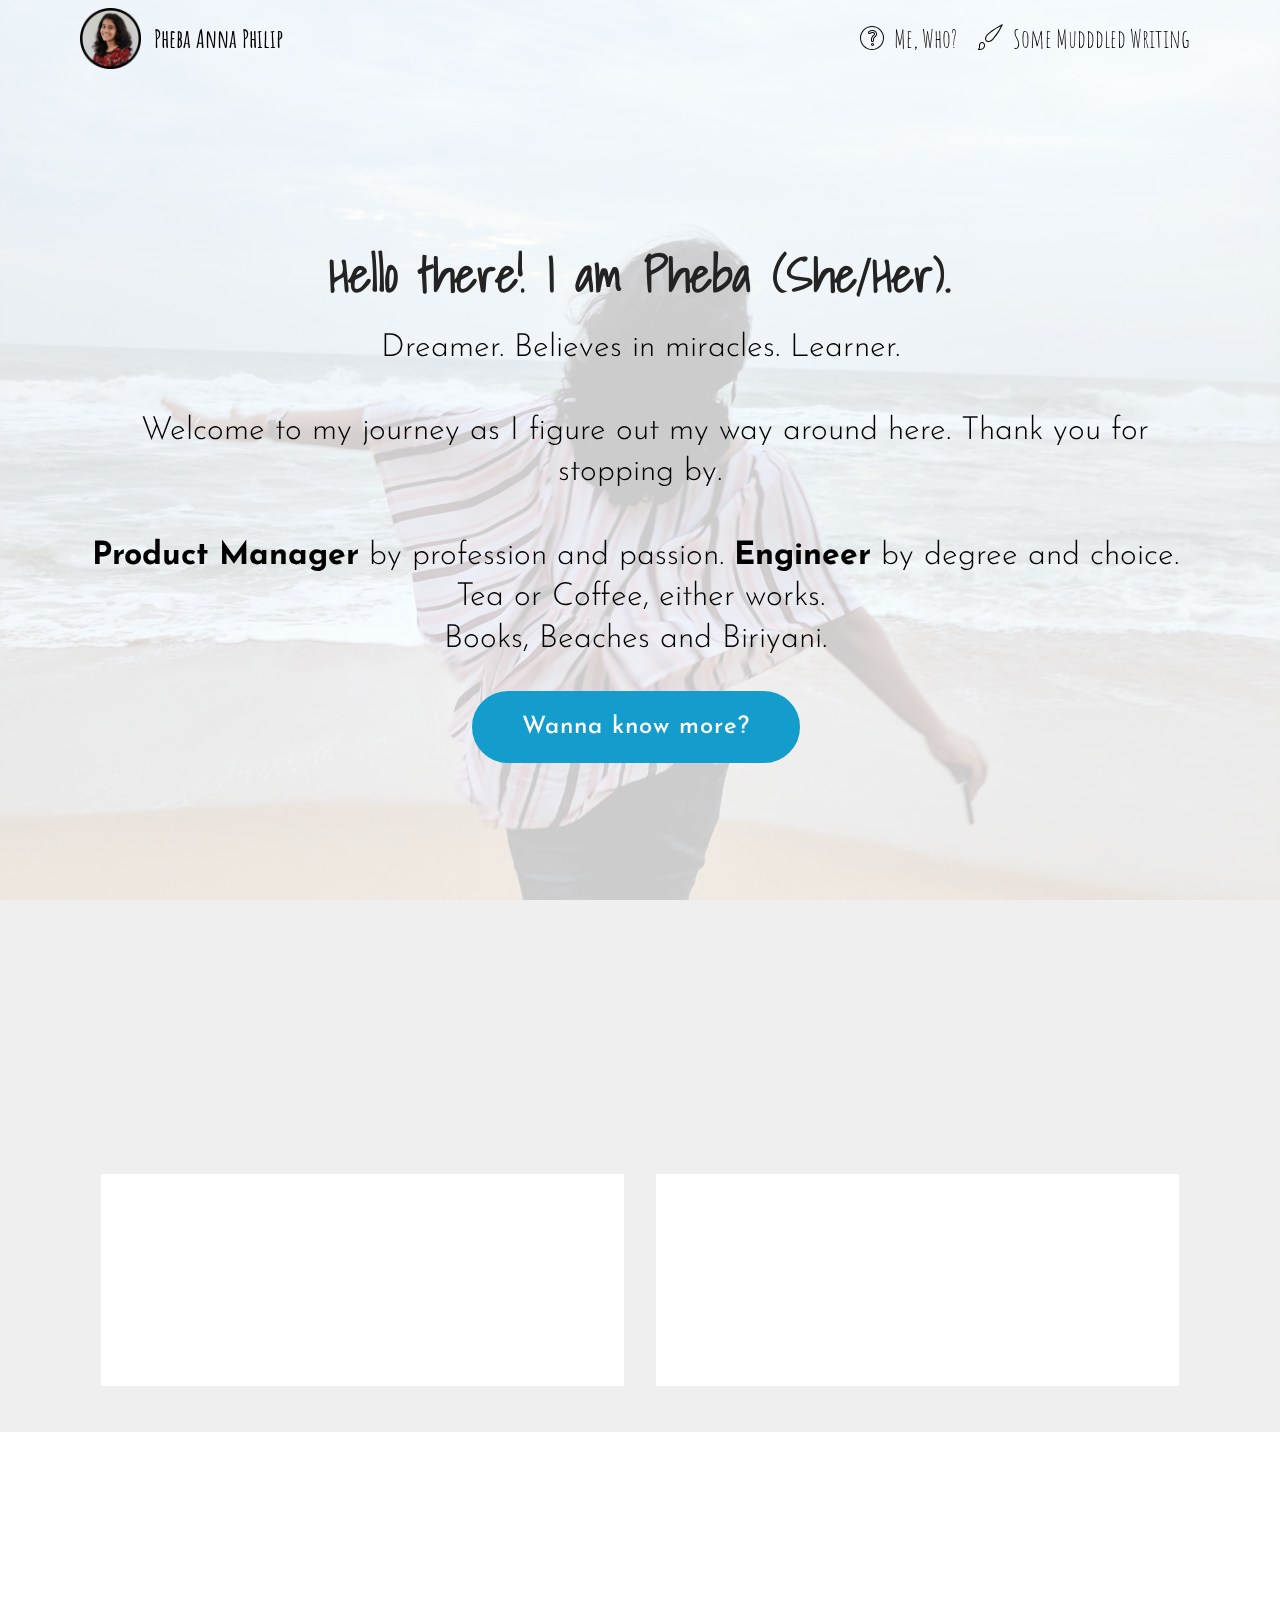
<file: index.html>
<!DOCTYPE html>
<html  >
<head>
  <!-- Site made with Mobirise Website Builder v4.12.1, https://mobirise.com -->
  <meta charset="UTF-8">
  <meta http-equiv="X-UA-Compatible" content="IE=edge">
  <meta name="generator" content="Mobirise v4.12.1, mobirise.com">
  <meta name="viewport" content="width=device-width, initial-scale=1, minimum-scale=1">
  <link rel="shortcut icon" href="assets/images/picsart-08-16-01.19.48.png" type="image/x-icon">
  <meta name="description" content="">
  
  <title>Pheba | Portfolio</title>
  <link rel="stylesheet" href="assets/web/assets/mobirise-icons/mobirise-icons.css">
  <link rel="stylesheet" href="assets/bootstrap/css/bootstrap.min.css">
  <link rel="stylesheet" href="assets/bootstrap/css/bootstrap-grid.min.css">
  <link rel="stylesheet" href="assets/bootstrap/css/bootstrap-reboot.min.css">
  <link rel="stylesheet" href="assets/socicon/css/styles.css">
  <link rel="stylesheet" href="assets/dropdown/css/style.css">
  <link rel="stylesheet" href="assets/animatecss/animate.min.css">
  <link rel="stylesheet" href="assets/tether/tether.min.css">
  <link rel="stylesheet" href="assets/theme/css/style.css">
  <link rel="preload" as="style" href="assets/mobirise/css/mbr-additional.css"><link rel="stylesheet" href="assets/mobirise/css/mbr-additional.css" type="text/css">
  
  
  
</head>
<body>

<!-- Analytics -->
<!-- Global site tag (gtag.js) - Google Analytics -->
<script async src="https://www.googletagmanager.com/gtag/js?id=UA-175523089-1"></script>
<script>
  window.dataLayer = window.dataLayer || [];
  function gtag(){dataLayer.push(arguments);}
  gtag('js', new Date());

  gtag('config', 'UA-175523089-1');
</script>
<!-- /Analytics -->


  <section class="menu cid-s7OPVO41xe" once="menu" id="menu1-1">

    

    <nav class="navbar navbar-expand beta-menu navbar-dropdown align-items-center navbar-fixed-top navbar-toggleable-sm bg-color transparent">
        <button class="navbar-toggler navbar-toggler-right" type="button" data-toggle="collapse" data-target="#navbarSupportedContent" aria-controls="navbarSupportedContent" aria-expanded="false" aria-label="Toggle navigation">
            <div class="hamburger">
                <span></span>
                <span></span>
                <span></span>
                <span></span>
            </div>
        </button>
        <div class="menu-logo">
            <div class="navbar-brand">
                <span class="navbar-logo">
                    
                         <a href="index.html"><img src="assets/images/picsart-08-16-01.19.48.png" alt="Profile Pic" title="Pheba" style="height: 3.8rem;"></a>
                    
                </span>
                <span class="navbar-caption-wrap"><a class="navbar-caption text-black display-4" href="index.html">
                        Pheba Anna Philip</a></span>
            </div>
        </div>
        <div class="collapse navbar-collapse" id="navbarSupportedContent">
            <ul class="navbar-nav nav-dropdown nav-right" data-app-modern-menu="true"><li class="nav-item"><a class="nav-link link text-black display-4" href="about.html"><span class="mbri-question mbr-iconfont mbr-iconfont-btn" style="font-size: 24px;"></span>Me, Who?</a></li><li class="nav-item"><a class="nav-link link text-black display-4" href="themuddledwriter.html"><span class="mbri-change-style mbr-iconfont mbr-iconfont-btn" style="font-size: 25px;"></span>Some Mudddled Writing</a></li></ul>
            
        </div>
    </nav>
</section>

<section class="engine"><a href="https://mobirise.info/y">free html site templates</a></section><section class="header9 cid-s7OPWQFpOK mbr-fullscreen mbr-parallax-background" id="header9-2">

    

    <div class="mbr-overlay" style="opacity: 0.8; background-color: rgb(255, 255, 255);">
    </div>

    <div class="container">
        <div class="media-container-column mbr-white">
            <h1 class="mbr-section-title align-left mbr-bold pb-3 mbr-fonts-style display-1"><br><br>Hello there! I am Pheba (She/Her).</h1>
            <h3 class="mbr-section-subtitle align-left mbr-light pb-3 mbr-fonts-style display-2"><span style="font-style: normal;">Dreamer. Believes in miracles. Learner.</span><br><br><span style="font-style: normal;">&nbsp;Welcome to my journey as I figure out my way around here. Thank you for stopping by.</span><br><br><span style="font-style: normal;"><strong>Product Manager</strong> by profession and passion. <strong>Engineer</strong> by degree and choice.&nbsp;
</span><div><span style="font-style: normal;">
</span></div><div><span style="font-style: normal;">Tea or Coffee, either works.
</span></div><div><span style="font-style: normal;">Books, Beaches and Biriyani.&nbsp;</span><span style="font-style: normal;"><br></span></div></h3>
            
            <div class="mbr-section-btn align-left"><a class="btn btn-md btn-primary display-5" href="about.html">Wanna know more?</a></div>
        </div>
    </div>

    
</section>

<section class="header1 cid-s7OUPpfuDN" id="header16-c">

    

    

    <div class="container">
        <div class="row justify-content-md-center">
            <div class="col-md-10 align-center">
                <h1 class="mbr-section-title mbr-bold pb-3 mbr-fonts-style display-1">Some Muddled Writing</h1>
                <h3 class="mbr-section-subtitle mbr-light pb-3 mbr-fonts-style display-5">
                    This is where I try to pen down my muddled thoughts and late night musings, you are welcome to muddle through them!</h3>
                
                
            </div>
        </div>
    </div>

</section>

<section class="features4 cid-sBlC2ExLpo" id="features4-2i">
    
         

    
    <div class="container">
        <div class="media-container-row">
            <div class="card p-3 col-12 col-md-6">
                <div class="card-wrapper media-container-row media-container-row">
                    <div class="card-box">
                        <h4 class="card-title pb-3 mbr-fonts-style display-5">
                            Three years...</h4>
                        <p class="mbr-text mbr-fonts-style display-7">
                            Four years ago someone took a chance on me and today marks my 3 years at Microsoft as a Program Manager...<br><strong><a href="threeyears.html">Read more &gt;</a></strong></p>
                    </div>
                </div>
            </div>

            <div class="card p-3 col-12 col-md-6 col-12 col-md-6">
                <div class="card-wrapper media-container-row">
                    <div class="card-box">
                        <h4 class="card-title pb-3 mbr-fonts-style display-5">
                            Blog Archive</h4>
                        <p class="mbr-text mbr-fonts-style display-7">Articles authored long long back...<br><br><a href="themuddledwriter.html#header16-2n">View all &gt;&nbsp;</a></p>
                    </div>
                </div>
            </div>

            

            
        </div>
    </div>
</section>

<section class="mbr-section form3 cid-sBEPVwlY6J" id="form3-2q">

    

    

    <div class="container">
        <div class="row justify-content-center">
            <div class="title col-12 col-lg-8">
                <h2 class="align-center pb-2 mbr-fonts-style display-2">If you'd like me to keep in touch with you...</h2>
                <h3 class="mbr-section-subtitle align-center pb-5 mbr-light mbr-fonts-style display-5">
                    You can enter your email address below and I'll remember to notify you next time I have something interesting to share. No spamming, promise!</h3>
            </div>
        </div>

        <div class="row py-2 justify-content-center">
            <div class="col-12 col-lg-6  col-md-8 " data-form-type="formoid">
                <!---Formbuilder Form--->
                <form action="https://mobirise.com/" method="POST" class="mbr-form form-with-styler" data-form-title="Mobirise Form"><input type="hidden" name="email" data-form-email="true" value="VN08gLoncV0Fc0Fdl8Po596u8/4G2dDt5M0Iush2ijFYiIFqrwHMiAxNYTthmmTViCO++8sF9awkmlh49oY9oJHKsnax98blV2xB3hjflf3EpnKc3C/9JSiB1UntqH8M">
                    <div class="row">
                        <div hidden="hidden" data-form-alert="" class="alert alert-success col-12">Thanks for subscribing!</div>
                        <div hidden="hidden" data-form-alert-danger="" class="alert alert-danger col-12">
                        </div>
                    </div>
                    <div class="dragArea row">
                        <div class="form-group col" data-for="email">
                            <input type="email" name="email" placeholder="Email" data-form-field="Email" required="required" class="form-control display-7" id="email-form3-2q">
                        </div>
                        <div class="col-auto input-group-btn"><button type="submit" class="btn btn-primary display-5">Subscribe</button></div>
                    </div>
                </form><!---Formbuilder Form--->
            </div>
        </div>
    </div>
</section>

<section class="mbr-section form1 cid-smX7u8poQG" id="form1-1t">

    

    
    <div class="container">
        <div class="row justify-content-center">
            <div class="title col-12 col-lg-8">
                <h2 class="mbr-section-title align-center pb-3 mbr-fonts-style display-2"><strong>You can reach out to me here...</strong></h2>
                
            </div>
        </div>
    </div>
    <div class="container">
        <div class="row justify-content-center">
            <div class="media-container-column col-lg-8" data-form-type="formoid">
                <!---Formbuilder Form--->
                <form action="https://mobirise.com/" method="POST" class="mbr-form form-with-styler" data-form-title="Mobirise Form"><input type="hidden" name="email" data-form-email="true" value="iXeRzvUmRwfOfTyJkvvUOnD2LlONqDmAD6xCm8aJ4NqppBsdntmWky3bkP+rJlIWdoB+70leezDOAc77DK23VCtrZ/s2Jzqh4NsrLsgQ6n+M/gXcJ+y6flfxp9b6uIxG">
                    <div class="row">
                        <div hidden="hidden" data-form-alert="" class="alert alert-success col-12">Hi there! I have recevied your message. I'll reach back to you at the earliest possible. Have a good day. :)</div>
                        <div hidden="hidden" data-form-alert-danger="" class="alert alert-danger col-12">
                        </div>
                    </div>
                    <div class="dragArea row">
                        <div class="col-md-4  form-group" data-for="name">
                            <label for="name-form1-1t" class="form-control-label mbr-fonts-style display-7">Name</label>
                            <input type="text" name="name" data-form-field="Name" required="required" class="form-control display-7" id="name-form1-1t">
                        </div>
                        <div class="col-md-4  form-group" data-for="email">
                            <label for="email-form1-1t" class="form-control-label mbr-fonts-style display-7">Email</label>
                            <input type="email" name="email" data-form-field="Email" required="required" class="form-control display-7" id="email-form1-1t">
                        </div>
                        
                        <div data-for="message" class="col-md-12 form-group">
                            <label for="message-form1-1t" class="form-control-label mbr-fonts-style display-7">Message</label>
                            <textarea name="message" data-form-field="Message" class="form-control display-7" id="message-form1-1t"></textarea>
                        </div>
                        <div class="col-md-12 input-group-btn align-center"><button type="submit" class="btn btn-form btn-primary display-5">Send message</button></div>
                    </div>
                </form><!---Formbuilder Form--->
            </div>
        </div>
    </div>
</section>

<section once="footers" class="cid-s7PtS3m5rQ" id="footer7-q">

    

    

    <div class="container">
        <div class="media-container-row align-center mbr-white">
            <div class="row row-links">
                <ul class="foot-menu">
                    
                    
                    
                    
                    
                <li class="foot-menu-item mbr-fonts-style display-7">
                        <a class="text-white mbr-bold" href="index.html#form3-2q" target="_blank">Subscribe</a></li><li class="foot-menu-item mbr-fonts-style display-7"><a class="text-white mbr-bold" href="index.html#form1-1t" target="_blank">Leave a message</a></li></ul>
            </div>
            <div class="row social-row">
                <div class="social-list align-right pb-2">
                    
                    
                    
                    
                    
                    
                <div class="soc-item">
                        <a href="https://twitter.com/phebaaa" target="_blank">
                            <span class="mbr-iconfont mbr-iconfont-social socicon-twitter socicon"></span>
                        </a>
                    </div><div class="soc-item">
                        <a href="https://www.linkedin.com/in/pheba-anna-philip/" target="_blank">
                            <span class="mbr-iconfont mbr-iconfont-social socicon-linkedin socicon"></span>
                        </a>
                    </div><div class="soc-item">
                        <a href="mailto:hello@phebaphilip.com">
                            <span class="mbr-iconfont mbr-iconfont-social socicon-mail socicon"></span>
                        </a>
                    </div><div class="soc-item">
                        <a href="https://www.goodreads.com/user/show/135963367-pheba-anna-philip" target="_blank">
                            <span class="mbr-iconfont mbr-iconfont-social socicon-goodreads socicon"></span>
                        </a>
                    </div></div>
            </div>
            <div class="row row-copirayt">
                <p class="mbr-text mb-0 mbr-fonts-style mbr-white align-center display-7">© Pheba Anna Philip 2021 &nbsp;- All Rights Reserved
                </p>
            </div>
        </div>
    </div>
</section>


  <script src="assets/web/assets/jquery/jquery.min.js"></script>
  <script src="assets/popper/popper.min.js"></script>
  <script src="assets/bootstrap/js/bootstrap.min.js"></script>
  <script src="assets/smoothscroll/smooth-scroll.js"></script>
  <script src="assets/dropdown/js/nav-dropdown.js"></script>
  <script src="assets/dropdown/js/navbar-dropdown.js"></script>
  <script src="assets/touchswipe/jquery.touch-swipe.min.js"></script>
  <script src="assets/viewportchecker/jquery.viewportchecker.js"></script>
  <script src="assets/parallax/jarallax.min.js"></script>
  <script src="assets/tether/tether.min.js"></script>
  <script src="assets/theme/js/script.js"></script>
  <script src="assets/formoid/formoid.min.js"></script>
  
  
  <input name="animation" type="hidden">
   <div id="scrollToTop" class="scrollToTop mbr-arrow-up"><a style="text-align: center;"><i class="mbr-arrow-up-icon mbr-arrow-up-icon-cm cm-icon cm-icon-smallarrow-up"></i></a></div>
  </body>
</html>
</file>
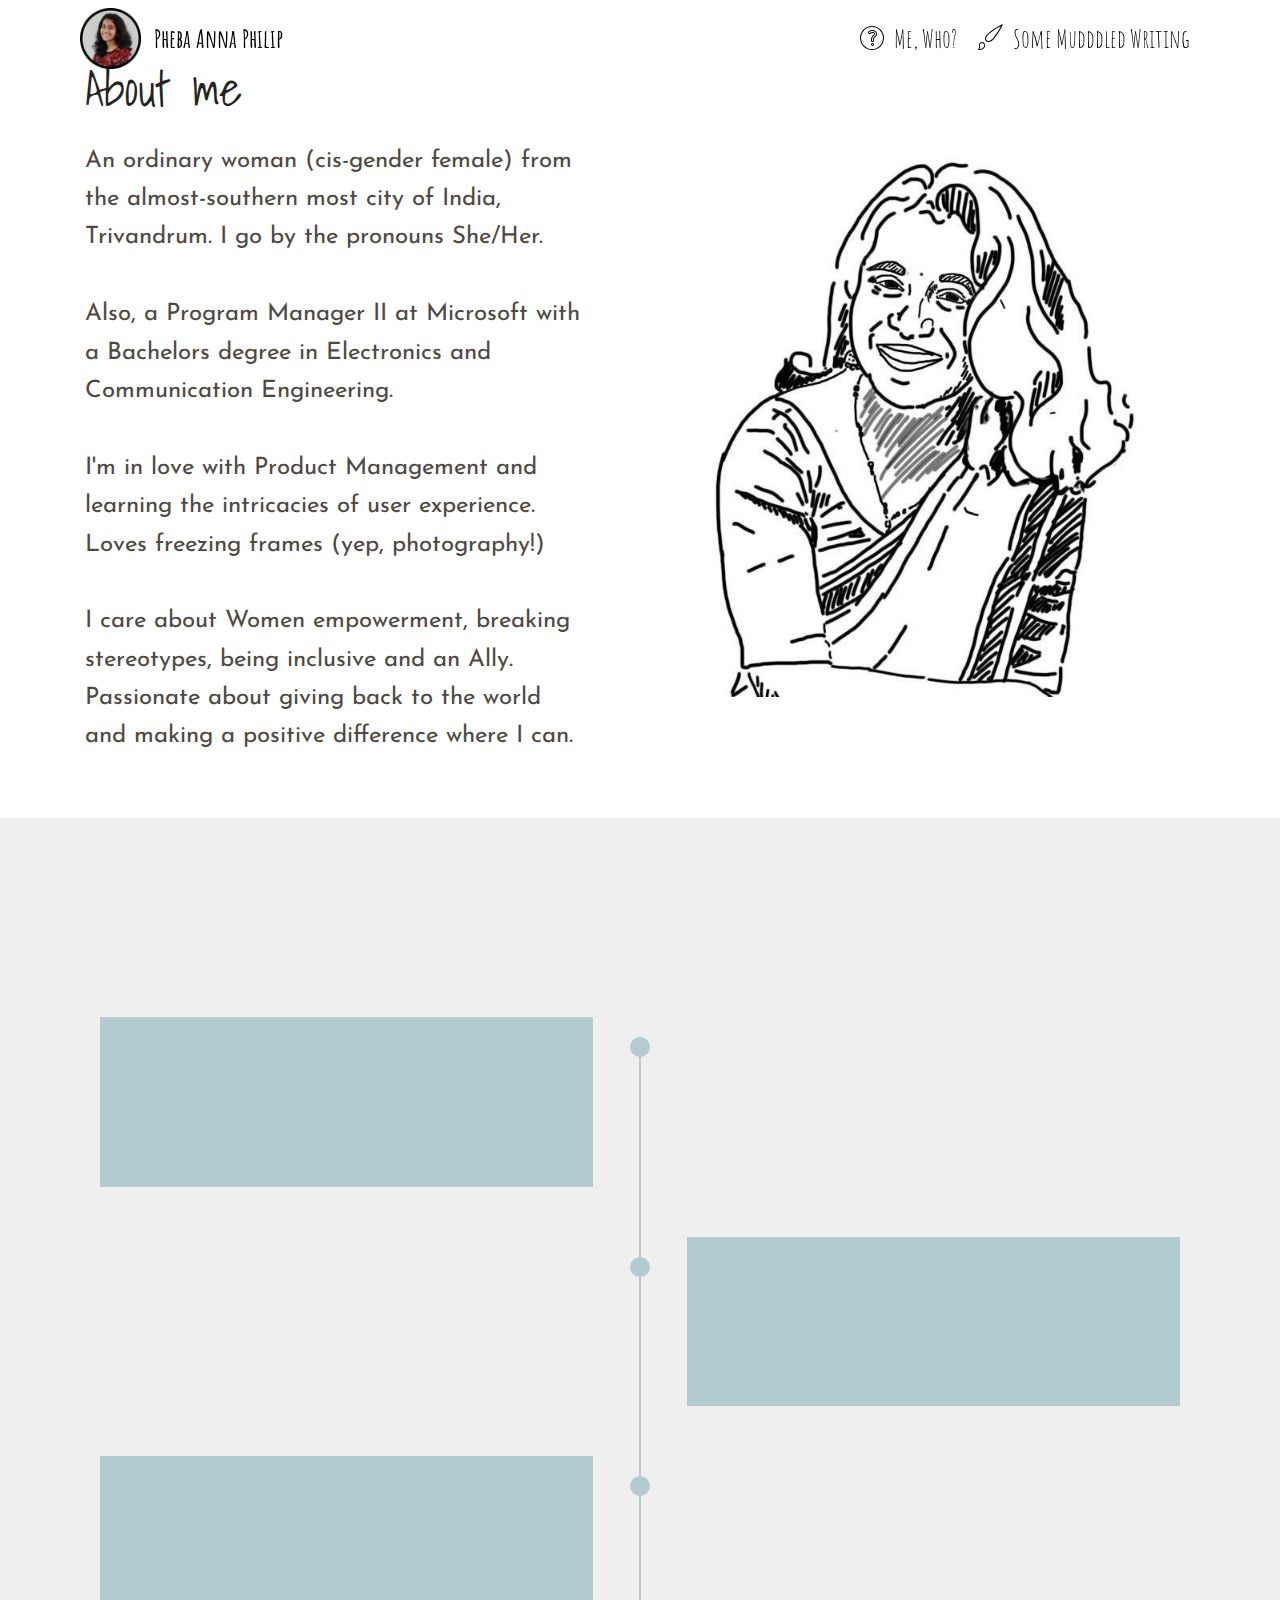
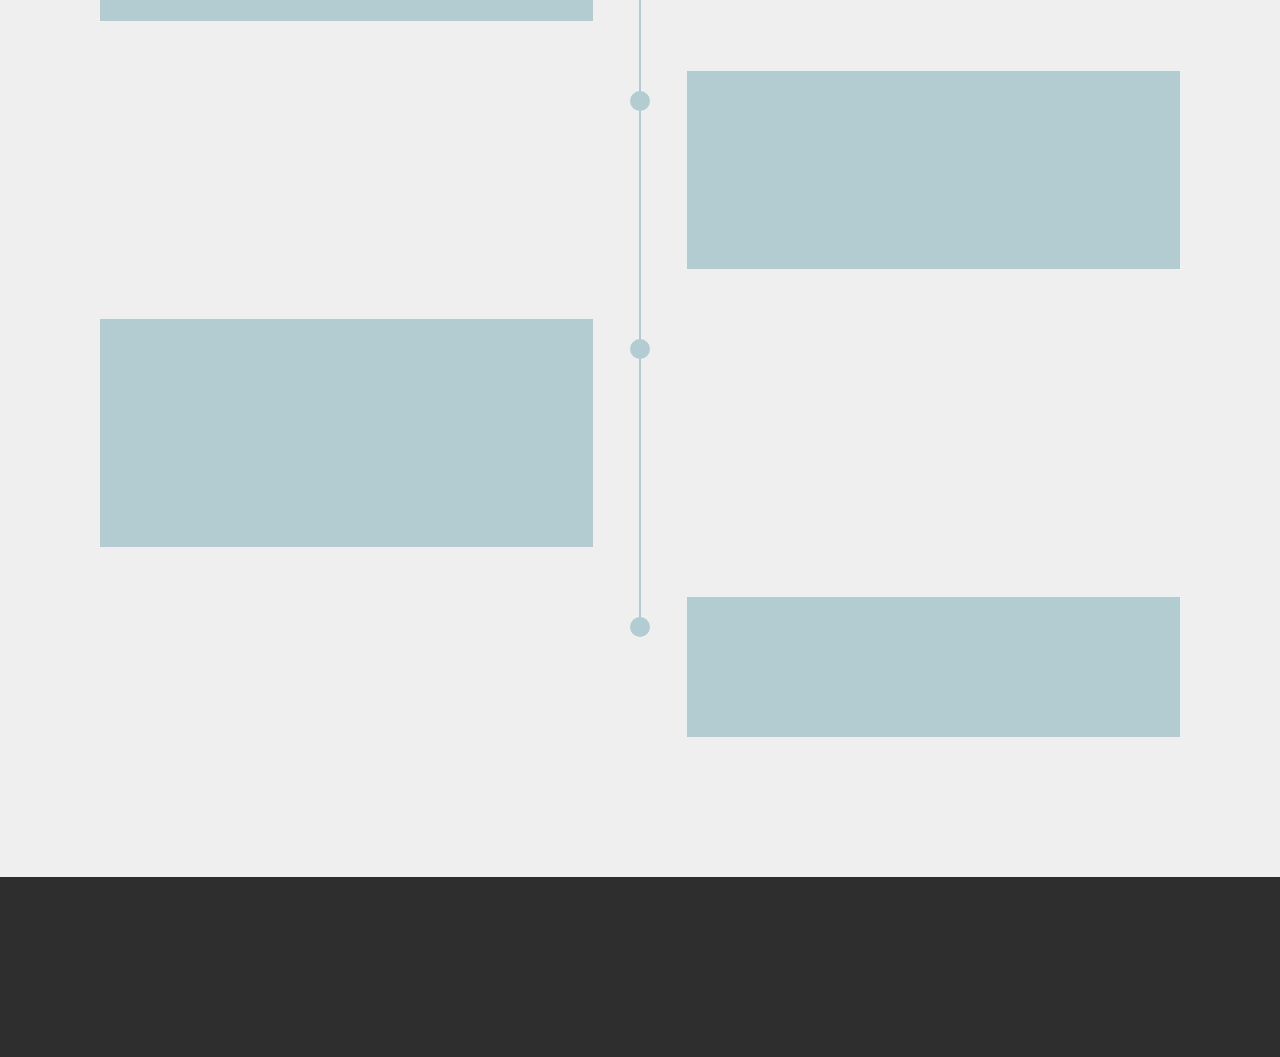
<file: about.html>
<!DOCTYPE html>
<html  >
<head>
  <!-- Site made with Mobirise Website Builder v4.12.1, https://mobirise.com -->
  <meta charset="UTF-8">
  <meta http-equiv="X-UA-Compatible" content="IE=edge">
  <meta name="generator" content="Mobirise v4.12.1, mobirise.com">
  <meta name="viewport" content="width=device-width, initial-scale=1, minimum-scale=1">
  <link rel="shortcut icon" href="assets/images/picsart-08-16-01.19.48.png" type="image/x-icon">
  <meta name="description" content="Learn more about my life so far!">
  
  <title>About Me | Pheba</title>
  <link rel="stylesheet" href="assets/web/assets/mobirise-icons/mobirise-icons.css">
  <link rel="stylesheet" href="assets/bootstrap/css/bootstrap.min.css">
  <link rel="stylesheet" href="assets/bootstrap/css/bootstrap-grid.min.css">
  <link rel="stylesheet" href="assets/bootstrap/css/bootstrap-reboot.min.css">
  <link rel="stylesheet" href="assets/socicon/css/styles.css">
  <link rel="stylesheet" href="assets/tether/tether.min.css">
  <link rel="stylesheet" href="assets/dropdown/css/style.css">
  <link rel="stylesheet" href="assets/animatecss/animate.min.css">
  <link rel="stylesheet" href="assets/theme/css/style.css">
  <link rel="preload" as="style" href="assets/mobirise/css/mbr-additional.css"><link rel="stylesheet" href="assets/mobirise/css/mbr-additional.css" type="text/css">
  
  
  
</head>
<body>

<!-- Analytics -->
<!-- Global site tag (gtag.js) - Google Analytics -->
<script async src="https://www.googletagmanager.com/gtag/js?id=UA-175523089-1"></script>
<script>
  window.dataLayer = window.dataLayer || [];
  function gtag(){dataLayer.push(arguments);}
  gtag('js', new Date());

  gtag('config', 'UA-175523089-1');
</script>
<!-- /Analytics -->


  <section class="menu cid-s7OPVO41xe" once="menu" id="menu1-1j">

    

    <nav class="navbar navbar-expand beta-menu navbar-dropdown align-items-center navbar-fixed-top navbar-toggleable-sm bg-color transparent">
        <button class="navbar-toggler navbar-toggler-right" type="button" data-toggle="collapse" data-target="#navbarSupportedContent" aria-controls="navbarSupportedContent" aria-expanded="false" aria-label="Toggle navigation">
            <div class="hamburger">
                <span></span>
                <span></span>
                <span></span>
                <span></span>
            </div>
        </button>
        <div class="menu-logo">
            <div class="navbar-brand">
                <span class="navbar-logo">
                    
                         <a href="index.html"><img src="assets/images/picsart-08-16-01.19.48.png" alt="Profile Pic" title="Pheba" style="height: 3.8rem;"></a>
                    
                </span>
                <span class="navbar-caption-wrap"><a class="navbar-caption text-black display-4" href="index.html">
                        Pheba Anna Philip</a></span>
            </div>
        </div>
        <div class="collapse navbar-collapse" id="navbarSupportedContent">
            <ul class="navbar-nav nav-dropdown nav-right" data-app-modern-menu="true"><li class="nav-item"><a class="nav-link link text-black display-4" href="about.html"><span class="mbri-question mbr-iconfont mbr-iconfont-btn" style="font-size: 24px;"></span>Me, Who?</a></li><li class="nav-item"><a class="nav-link link text-black display-4" href="themuddledwriter.html"><span class="mbri-change-style mbr-iconfont mbr-iconfont-btn" style="font-size: 25px;"></span>Some Mudddled Writing</a></li></ul>
            
        </div>
    </nav>
</section>

<section class="engine"><a href="https://mobirise.info/p">web templates free download</a></section><section class="header3 cid-sDepyTQKqG" id="header3-30">

    

    

    <div class="container">
        <div class="media-container-row">
            <div class="mbr-figure" style="width: 115%;">
                <img src="assets/images/pheba-saree2-682x682.jpg" alt="Mobirise" title="">
            </div>

            <div class="media-content">
                <h1 class="mbr-section-title mbr-white pb-3 mbr-fonts-style display-1">About me</h1>
                
                <div class="mbr-section-text mbr-white pb-3 ">
                    <p class="mbr-text mbr-fonts-style display-5">An ordinary woman (cis-gender female) from the almost-southern most city of India, Trivandrum. I go by the pronouns She/Her.&nbsp;<br>
<br>Also, a Program Manager II at Microsoft with a Bachelors degree in Electronics and Communication Engineering.
<br>
<br>I'm in love with Product Management and learning the intricacies of user experience. Loves freezing frames (yep, photography!)
<br>
<br>I care about Women empowerment, breaking stereotypes, being inclusive and an Ally. Passionate about giving back to the world and making a positive difference where I can.</p>
                </div>
                
            </div>
        </div>
    </div>

</section>

<section class="timeline1 cid-smWQUGLne9" id="timeline1-1q">

    

    

    <div class="container align-center">
        <h2 class="mbr-section-title pb-3 mbr-fonts-style display-1">So far... (The TL;DR version)<br><br></h2>
        

        <div class="container timelines-container" mbri-timelines="">
            <!--1-->
            <div class="row timeline-element reverse separline">
                 <div class="timeline-date-panel col-xs-12 col-md-6  align-left">         
                    <div class="time-line-date-content">
                        <p class="mbr-timeline-date mbr-fonts-style display-5">
                            1996</p>
                    </div>
                </div>
           <span class="iconBackground"></span>
            <div class="col-xs-12 col-md-6 align-right">
                <div class="timeline-text-content">
                    <h4 class="mbr-timeline-title pb-3 mbr-fonts-style display-5">Hello world!</h4>
                    <p class="mbr-timeline-text mbr-fonts-style display-7">Happy and sometimes cranky. But a proud 90s kid, you know!</p>
                 </div>
            </div>
            </div>
            <!--2-->
            <div class="row timeline-element  separline">
                <div class="timeline-date-panel col-xs-12 col-md-6 align-right">
                    <div class="time-line-date-content">
                        <p class="mbr-timeline-date mbr-fonts-style display-5">2000</p>
                    </div>
                </div>
                <span class="iconBackground"></span>
                <div class="col-xs-12 col-md-6 align-left ">
                    <div class="timeline-text-content">
                        <h4 class="mbr-timeline-title pb-3 mbr-fonts-style display-5">I loved going to school!</h4>
                        <p class="mbr-timeline-text mbr-fonts-style display-7">St. Thomas Residential School, second home. Made friends for life!</p>
                    </div>
                </div>
            </div>
            <!--3-->
            <div class="row timeline-element reverse separline">
                <div class="timeline-date-panel col-xs-12 col-md-6  align-left">
                    <div class="time-line-date-content">
                        <p class="mbr-timeline-date mbr-fonts-style display-5">
                            2012</p>
                    </div>
                </div>
                <span class="iconBackground"></span>
                <div class="col-xs-12 col-md-6 align-right">
                    <div class="timeline-text-content">
                        <h4 class="mbr-timeline-title pb-3 mbr-fonts-style display-5">"10th std is the most important year of your life!"</h4>      
                        <p class="mbr-timeline-text mbr-fonts-style display-7">Umm..really?&nbsp;</p>
                    </div>
                </div>
            </div>
            <!--4-->
            <div class="row timeline-element  separline">
                <div class="timeline-date-panel col-xs-12 col-md-6 align-right">
                    <div class="time-line-date-content">
                        <p class="mbr-timeline-date mbr-fonts-style display-5">
                            2014</p>
                    </div>
                </div>
                <span class="iconBackground"></span>
                <div class="col-xs-12 col-md-6 align-left ">
                    <div class="timeline-text-content">
                        <h4 class="mbr-timeline-title pb-3 mbr-fonts-style display-5">Confused girl to college<br></h4>
                        <p class="mbr-timeline-text mbr-fonts-style display-7">Govt. Engineering College, Barton Hill, Trivandrum - Life changer! While trying to earn a degree, not a day was boring.&nbsp;</p>
                    </div>
                </div>
            </div>
            <!--5-->
            <div class="row timeline-element reverse separline">
                <div class="timeline-date-panel col-xs-12 col-md-6  align-left">
                    <div class="time-line-date-content">
                        <p class="mbr-timeline-date mbr-fonts-style display-5">2017</p>
                    </div>
                </div>
                <span class="iconBackground"></span>
                <div class="col-xs-12 col-md-6 align-right">
                    <div class="timeline-text-content">
                        <h4 class="mbr-timeline-title pb-3 mbr-fonts-style display-5">GHC - India 2017 Student Scholar</h4>
                        <p class="mbr-timeline-text mbr-fonts-style display-7">Amongst the 200 students selected from across India to attend the largest women tech conference in the country. Landed a job at Microsoft at the GHCI Career Fair.</p>
                    </div>
                </div>
            </div>
            <!--6-->
            <div class="row timeline-element">
                <div class="timeline-date-panel col-xs-12 col-md-6 align-right">
                    <div class="time-line-date-content">
                       <p class="mbr-timeline-date mbr-fonts-style display-5">
                            June 2018</p>
                    </div>
                </div>
                <span class="iconBackground"></span>
                <div class="col-xs-12 col-md-6 align-left ">
                    <div class="timeline-text-content">
                        <h4 class="mbr-timeline-title pb-3 mbr-fonts-style display-5">Microsoft, here I come!</h4>
                        <p class="mbr-timeline-text mbr-fonts-style display-7">
                            Program Manager, Microsoft India</p>
                    </div>
                </div>
            </div>
            <!--7-->
            
            <!--8-->
            
            <!--9-->
            
            <!--10-->
            
            <!--11-->
            
            <!--12-->
            
        </div>
    </div>
</section>

<section once="footers" class="cid-s7PtS3m5rQ" id="footer7-1k">

    

    

    <div class="container">
        <div class="media-container-row align-center mbr-white">
            <div class="row row-links">
                <ul class="foot-menu">
                    
                    
                    
                    
                    
                <li class="foot-menu-item mbr-fonts-style display-7">
                        <a class="text-white mbr-bold" href="index.html#form3-2q" target="_blank">Subscribe</a></li><li class="foot-menu-item mbr-fonts-style display-7"><a class="text-white mbr-bold" href="index.html#form1-1t" target="_blank">Leave a message</a></li></ul>
            </div>
            <div class="row social-row">
                <div class="social-list align-right pb-2">
                    
                    
                    
                    
                    
                    
                <div class="soc-item">
                        <a href="https://twitter.com/phebaaa" target="_blank">
                            <span class="mbr-iconfont mbr-iconfont-social socicon-twitter socicon"></span>
                        </a>
                    </div><div class="soc-item">
                        <a href="https://www.linkedin.com/in/pheba-anna-philip/" target="_blank">
                            <span class="mbr-iconfont mbr-iconfont-social socicon-linkedin socicon"></span>
                        </a>
                    </div><div class="soc-item">
                        <a href="mailto:hello@phebaphilip.com">
                            <span class="mbr-iconfont mbr-iconfont-social socicon-mail socicon"></span>
                        </a>
                    </div><div class="soc-item">
                        <a href="https://www.goodreads.com/user/show/135963367-pheba-anna-philip" target="_blank">
                            <span class="mbr-iconfont mbr-iconfont-social socicon-goodreads socicon"></span>
                        </a>
                    </div></div>
            </div>
            <div class="row row-copirayt">
                <p class="mbr-text mb-0 mbr-fonts-style mbr-white align-center display-7">© Pheba Anna Philip 2021 &nbsp;- All Rights Reserved
                </p>
            </div>
        </div>
    </div>
</section>


  <script src="assets/web/assets/jquery/jquery.min.js"></script>
  <script src="assets/popper/popper.min.js"></script>
  <script src="assets/bootstrap/js/bootstrap.min.js"></script>
  <script src="assets/smoothscroll/smooth-scroll.js"></script>
  <script src="assets/tether/tether.min.js"></script>
  <script src="assets/viewportchecker/jquery.viewportchecker.js"></script>
  <script src="assets/dropdown/js/nav-dropdown.js"></script>
  <script src="assets/dropdown/js/navbar-dropdown.js"></script>
  <script src="assets/touchswipe/jquery.touch-swipe.min.js"></script>
  <script src="assets/theme/js/script.js"></script>
  
  
  <input name="animation" type="hidden">
   <div id="scrollToTop" class="scrollToTop mbr-arrow-up"><a style="text-align: center;"><i class="mbr-arrow-up-icon mbr-arrow-up-icon-cm cm-icon cm-icon-smallarrow-up"></i></a></div>
  </body>
</html>
</file>
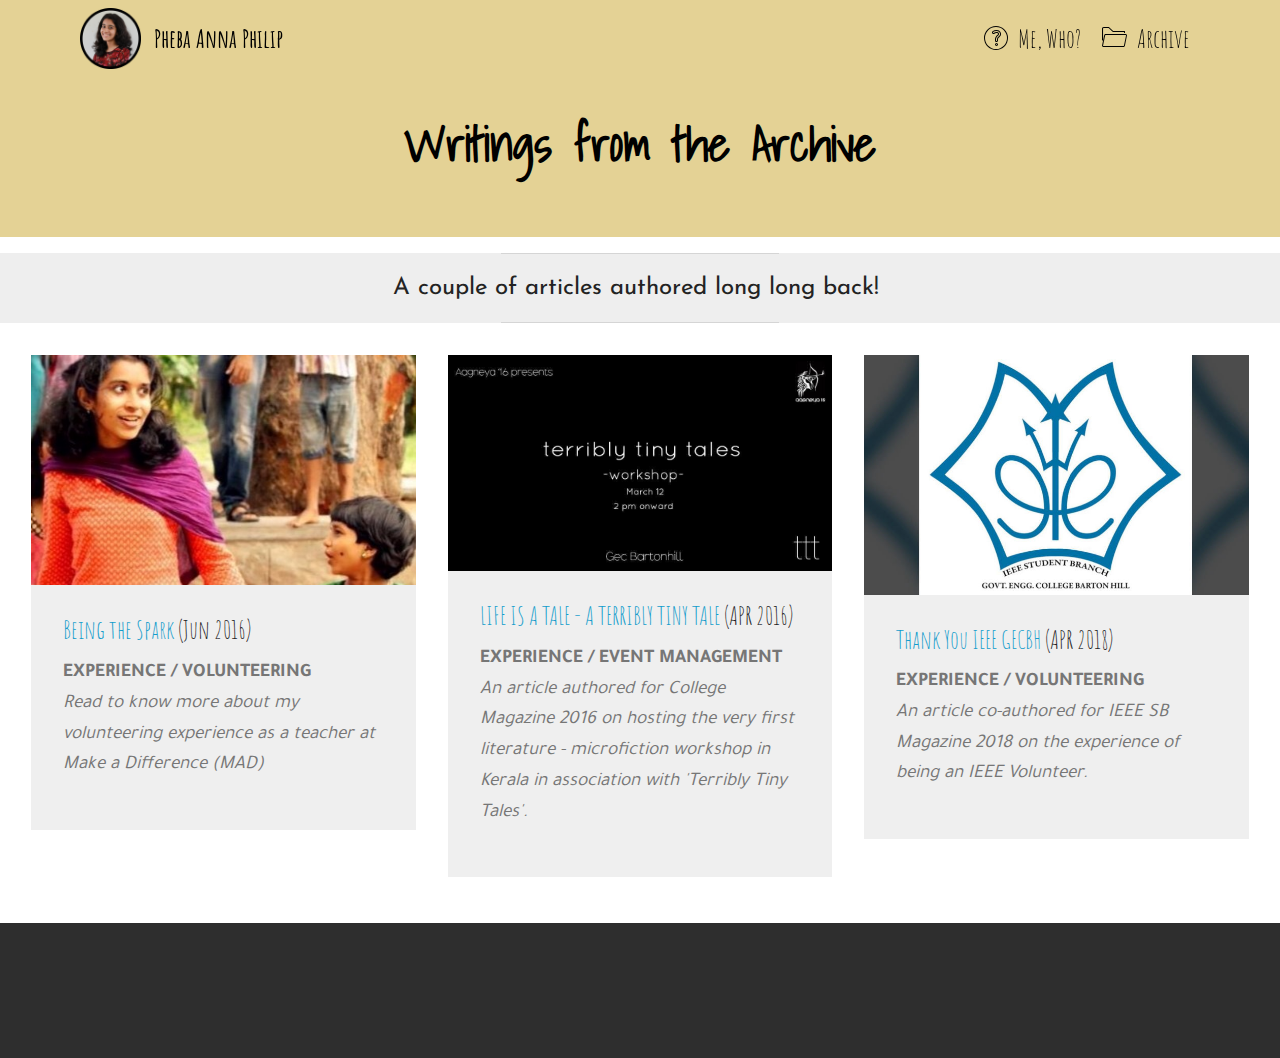
<file: archive.html>
<!DOCTYPE html>
<html  >
<head>
  <!-- Site made with Mobirise Website Builder v4.12.1, https://mobirise.com -->
  <meta charset="UTF-8">
  <meta http-equiv="X-UA-Compatible" content="IE=edge">
  <meta name="generator" content="Mobirise v4.12.1, mobirise.com">
  <meta name="viewport" content="width=device-width, initial-scale=1, minimum-scale=1">
  <link rel="shortcut icon" href="assets/images/picsart-08-16-01.19.48.png" type="image/x-icon">
  <meta name="description" content="A few articles from long ago">
  
  <title>Blog Archive</title>
  <link rel="stylesheet" href="assets/web/assets/mobirise-icons/mobirise-icons.css">
  <link rel="stylesheet" href="assets/bootstrap/css/bootstrap.min.css">
  <link rel="stylesheet" href="assets/bootstrap/css/bootstrap-grid.min.css">
  <link rel="stylesheet" href="assets/bootstrap/css/bootstrap-reboot.min.css">
  <link rel="stylesheet" href="assets/socicon/css/styles.css">
  <link rel="stylesheet" href="assets/tether/tether.min.css">
  <link rel="stylesheet" href="assets/animatecss/animate.min.css">
  <link rel="stylesheet" href="assets/dropdown/css/style.css">
  <link rel="stylesheet" href="assets/theme/css/style.css">
  <link rel="preload" as="style" href="assets/mobirise/css/mbr-additional.css"><link rel="stylesheet" href="assets/mobirise/css/mbr-additional.css" type="text/css">
  
  
  
</head>
<body>

<!-- Analytics -->
<!-- Global site tag (gtag.js) - Google Analytics -->
<script async src="https://www.googletagmanager.com/gtag/js?id=UA-175523089-1"></script>
<script>
  window.dataLayer = window.dataLayer || [];
  function gtag(){dataLayer.push(arguments);}
  gtag('js', new Date());

  gtag('config', 'UA-175523089-1');
</script>
<!-- /Analytics -->


  <section class="menu cid-sBlAkiI8B7" once="menu" id="menu1-29">

    

    <nav class="navbar navbar-expand beta-menu navbar-dropdown align-items-center navbar-fixed-top navbar-toggleable-sm bg-color transparent">
        <button class="navbar-toggler navbar-toggler-right" type="button" data-toggle="collapse" data-target="#navbarSupportedContent" aria-controls="navbarSupportedContent" aria-expanded="false" aria-label="Toggle navigation">
            <div class="hamburger">
                <span></span>
                <span></span>
                <span></span>
                <span></span>
            </div>
        </button>
        <div class="menu-logo">
            <div class="navbar-brand">
                <span class="navbar-logo">
                    
                         <img src="assets/images/picsart-08-16-01.19.48.png" alt="Profile Pic" title="Pheba" style="height: 3.8rem;">
                    
                </span>
                <span class="navbar-caption-wrap"><a class="navbar-caption text-black display-4" href="index.html">
                        Pheba Anna Philip</a></span>
            </div>
        </div>
        <div class="collapse navbar-collapse" id="navbarSupportedContent">
            <ul class="navbar-nav nav-dropdown nav-right" data-app-modern-menu="true"><li class="nav-item"><a class="nav-link link text-black display-4" href="about.html"><span class="mbri-question mbr-iconfont mbr-iconfont-btn" style="font-size: 24px;"></span>Me, Who?</a></li><li class="nav-item"><a class="nav-link link text-black display-4" href="archive.html"><span class="mbri-opened-folder mbr-iconfont mbr-iconfont-btn" style="font-size: 25px;"></span>Archive</a></li></ul>
            
        </div>
    </nav>
</section>

<section class="engine"><a href="https://mobirise.info/c">free website builder</a></section><section class="mbr-section content5 cid-sBlAkjw1Ot" id="content5-2a">

    

    

    <div class="container">
        <div class="media-container-row">
            <div class="title col-12 col-md-8">
                <h2 class="align-center mbr-bold mbr-white pb-3 mbr-fonts-style display-1">
                    Writings from the Archive</h2>
                
                
                
            </div>
        </div>
    </div>
</section>

<section class="mbr-section article content9 cid-sBlAkk3e1B" id="content9-2b">
    
     

    <div class="container">
        <div class="inner-container" style="width: 100%;">
            <hr class="line" style="width: 25%;">
            <div class="section-text align-center mbr-fonts-style display-5">A couple of articles authored long long back!&nbsp;</div>
            <hr class="line" style="width: 25%;">
        </div>
        </div>
</section>

<section class="features17 cid-sBlAyZOpD5" id="features17-2h">
    
    

    
    <div class="container-fluid">
        <div class="media-container-row">
            <div class="card p-3 col-12 col-md-6 col-lg-4">
                <div class="card-wrapper">
                    <div class="card-img">
                        <img src="assets/images/lolmdlol-3.jpeg" alt="Mobirise" title="">
                    </div>
                    <div class="card-box">
                        <h4 class="card-title pb-3 mbr-fonts-style display-4"><a href="Being_the_spark.html">Being the Spark</a>&nbsp;(Jun 2016)<br></h4>
                        <p class="mbr-text mbr-fonts-style display-7"><strong>EXPERIENCE / VOLUNTEERING</strong><br><em>Read to know more about my volunteering experience as a teacher at Make a Difference (MAD)</em><br></p>
                    </div>
                </div>
            </div>

            <div class="card p-3 col-12 col-md-6 col-lg-4">
                <div class="card-wrapper">
                    <div class="card-img">
                        <img src="assets/images/poster-1-992x558.jpg" alt="Mobirise" title="">
                    </div>
                    <div class="card-box">
                        <h4 class="card-title pb-3 mbr-fonts-style display-4">
                            <a href="life_is_a_tale.html">LIFE IS A TALE - A TERRIBLY TINY TALE</a>&nbsp;(APR 2016)</h4>
                        <p class="mbr-text mbr-fonts-style display-7"><strong>EXPERIENCE / EVENT MANAGEMENT</strong><br><em>An article authored for College Magazine 2016 on hosting the very first literature - microfiction workshop in Kerala in association with 'Terribly Tiny Tales'.</em></p>
                    </div>
                </div>
            </div>

            <div class="card p-3 col-12 col-md-6 col-lg-4">
                <div class="card-wrapper">
                    <div class="card-img">
                        <img src="assets/images/ieee-logo-758x472.jpg" alt="Mobirise" title="">
                    </div>
                    <div class="card-box">
                        <h4 class="card-title pb-3 mbr-fonts-style display-4"><a href="thankyou_ieeegecbh.html">Thank You IEEE GECBH</a> (APR 2018)</h4>
                        <p class="mbr-text mbr-fonts-style display-7"><strong>
                            EXPERIENCE / VOLUNTEERING</strong><br><em>An article co-authored for IEEE SB Magazine 2018 on the experience of being an IEEE Volunteer.&nbsp;</em><strong><br></strong></p>
                    </div>
                </div>
            </div>

            
            
            
        </div>
    </div>
</section>

<section once="footers" class="cid-sBlAkm0PE9" id="footer7-2f">

    

    

    <div class="container">
        <div class="media-container-row align-center mbr-white">
            
            <div class="row social-row">
                <div class="social-list align-right pb-2">
                    
                    
                    
                    
                    
                    
                <div class="soc-item">
                        <a href="https://twitter.com/phebaaa" target="_blank">
                            <span class="mbr-iconfont mbr-iconfont-social socicon-twitter socicon"></span>
                        </a>
                    </div><div class="soc-item">
                        <a href="https://www.linkedin.com/in/pheba-anna-philip/" target="_blank">
                            <span class="mbr-iconfont mbr-iconfont-social socicon-linkedin socicon"></span>
                        </a>
                    </div><div class="soc-item">
                        <a href="mailto:hello@phebaphilip.com">
                            <span class="mbr-iconfont mbr-iconfont-social socicon-mail socicon"></span>
                        </a>
                    </div></div>
            </div>
            <div class="row row-copirayt">
                <p class="mbr-text mb-0 mbr-fonts-style mbr-white align-center display-7">© Pheba Anna Philip 2021 &nbsp;- All Rights Reserved
                </p>
            </div>
        </div>
    </div>
</section>


  <script src="assets/web/assets/jquery/jquery.min.js"></script>
  <script src="assets/popper/popper.min.js"></script>
  <script src="assets/bootstrap/js/bootstrap.min.js"></script>
  <script src="assets/smoothscroll/smooth-scroll.js"></script>
  <script src="assets/tether/tether.min.js"></script>
  <script src="assets/touchswipe/jquery.touch-swipe.min.js"></script>
  <script src="assets/viewportchecker/jquery.viewportchecker.js"></script>
  <script src="assets/dropdown/js/nav-dropdown.js"></script>
  <script src="assets/dropdown/js/navbar-dropdown.js"></script>
  <script src="assets/theme/js/script.js"></script>
  
  
 <div id="scrollToTop" class="scrollToTop mbr-arrow-up"><a style="text-align: center;"><i class="mbr-arrow-up-icon mbr-arrow-up-icon-cm cm-icon cm-icon-smallarrow-up"></i></a></div>
    <input name="animation" type="hidden">
  </body>
</html>
</file>
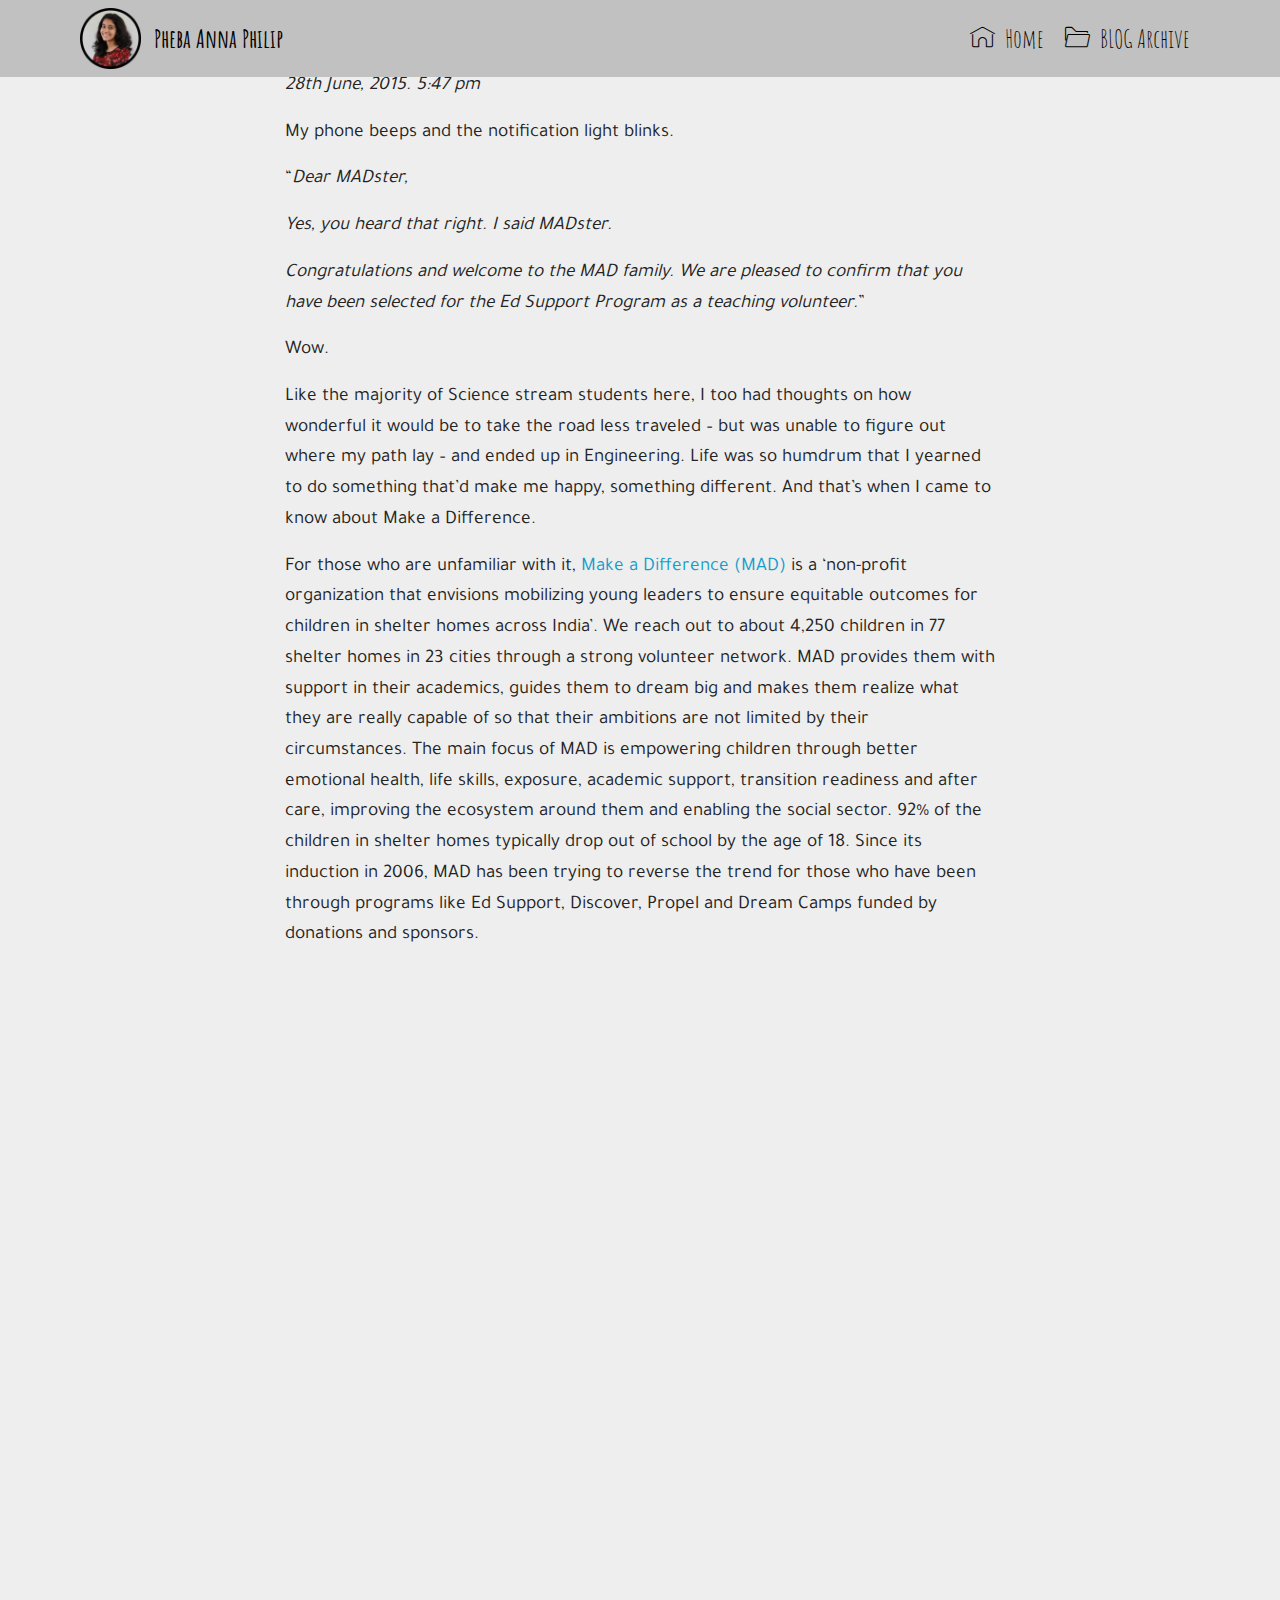
<file: being_the_spark.html>
<!DOCTYPE html>
<html  >
<head>
  <!-- Site made with Mobirise Website Builder v4.12.1, https://mobirise.com -->
  <meta charset="UTF-8">
  <meta http-equiv="X-UA-Compatible" content="IE=edge">
  <meta name="generator" content="Mobirise v4.12.1, mobirise.com">
  <meta name="twitter:card" content="summary_large_image"/>
  <meta name="twitter:image:src" content="assets/images/being_the_spark-meta.jpeg">
  <meta property="og:image" content="assets/images/being_the_spark-meta.jpeg">
  <meta name="twitter:title" content="Jun2016 | Being the spark">
  <meta name="viewport" content="width=device-width, initial-scale=1, minimum-scale=1">
  <link rel="shortcut icon" href="assets/images/picsart-08-16-01.19.48.png" type="image/x-icon">
  <meta name="description" content="Website Maker Description">
  
  <title>Jun2016 | Being the spark</title>
  <link rel="stylesheet" href="assets/web/assets/mobirise-icons/mobirise-icons.css">
  <link rel="stylesheet" href="assets/bootstrap/css/bootstrap.min.css">
  <link rel="stylesheet" href="assets/bootstrap/css/bootstrap-grid.min.css">
  <link rel="stylesheet" href="assets/bootstrap/css/bootstrap-reboot.min.css">
  <link rel="stylesheet" href="assets/socicon/css/styles.css">
  <link rel="stylesheet" href="assets/tether/tether.min.css">
  <link rel="stylesheet" href="assets/animatecss/animate.min.css">
  <link rel="stylesheet" href="assets/dropdown/css/style.css">
  <link rel="stylesheet" href="assets/theme/css/style.css">
  <link rel="preload" as="style" href="assets/mobirise/css/mbr-additional.css"><link rel="stylesheet" href="assets/mobirise/css/mbr-additional.css" type="text/css">
  
  
  
</head>
<body>
  <section class="menu cid-s7OPVO41xe" once="menu" id="menu1-6">

    

    <nav class="navbar navbar-expand beta-menu navbar-dropdown align-items-center navbar-toggleable-sm">
        <button class="navbar-toggler navbar-toggler-right" type="button" data-toggle="collapse" data-target="#navbarSupportedContent" aria-controls="navbarSupportedContent" aria-expanded="false" aria-label="Toggle navigation">
            <div class="hamburger">
                <span></span>
                <span></span>
                <span></span>
                <span></span>
            </div>
        </button>
        <div class="menu-logo">
            <div class="navbar-brand">
                <span class="navbar-logo">
                    
                         <img src="assets/images/picsart-08-16-01.19.48.png" alt="Profile Pic" title="Pheba" style="height: 3.8rem;">
                    
                </span>
                <span class="navbar-caption-wrap"><a class="navbar-caption text-black display-4" href="index.html">
                        Pheba Anna Philip</a></span>
            </div>
        </div>
        <div class="collapse navbar-collapse" id="navbarSupportedContent">
            <ul class="navbar-nav nav-dropdown nav-right" data-app-modern-menu="true"><li class="nav-item">
                    <a class="nav-link link text-black display-4" href="index.html"><span class="mbri-home mbr-iconfont mbr-iconfont-btn" style="font-size: 25px;"></span>
                        
                        Home</a>
                </li>
                <li class="nav-item">
                    <a class="nav-link link text-black display-4" href="index.html#features17-3"><span class="mbri-opened-folder mbr-iconfont mbr-iconfont-btn" style="font-size: 25px;"></span>
                        BLOG Archive</a>
                </li></ul>
            
        </div>
    </nav>
</section>

<section class="engine"><a href="https://mobirise.info/f">easy website builder</a></section><section class="mbr-section content5 cid-s7OQasEdKp" id="content5-8">

    

    

    <div class="container">
        <div class="media-container-row">
            <div class="title col-12 col-md-8">
                <h2 class="align-center mbr-bold mbr-white pb-3 mbr-fonts-style display-1">
                    Being the Spark</h2>
                
                
                
            </div>
        </div>
    </div>
</section>

<section class="mbr-section article content1 cid-s7OQetqjR0" id="content1-9">
    
     

    <div class="container">
        <div class="media-container-row">
            <div class="mbr-text col-12 mbr-fonts-style display-7 col-md-8"><p><em>28th June, 2015. 5:47 pm
</em></p><p>My phone beeps and the notification light blinks.
</p><p>“<em>Dear MADster,
</em></p><p><em>Yes, you heard that right. I said MADster.
</em></p><p><em>Congratulations and welcome to the MAD family. We are pleased to confirm that you have been selected for the Ed Support Program as a teaching volunteer.</em>”
</p><p>Wow.
</p><p>Like the majority of Science stream students here, I too had thoughts on how wonderful it would be to take the road less traveled – but was unable to figure out where my path lay – and ended up in Engineering. Life was so humdrum that I yearned to do something that’d make me happy, something different. And that’s when I came to know about Make a Difference.</p><p>For those who are unfamiliar with it, <a href="https://makeadiff.in/">Make a Difference (MAD)</a> is a ‘non-profit organization that envisions mobilizing young leaders to ensure equitable outcomes for children in shelter homes across India’. We reach out to about 4,250 children in 77 shelter homes in 23 cities through a strong volunteer network. MAD provides them with support in their academics, guides them to dream big and makes them realize what they are really capable of so that their ambitions are not limited by their circumstances. The main focus of MAD is empowering children through better emotional health, life skills, exposure, academic support, transition readiness and after care, improving the ecosystem around them and enabling the social sector. 92% of the children in shelter homes typically drop out of school by the age of 18. Since its induction in 2006, MAD has been trying to reverse the trend for those who have been through programs like Ed Support, Discover, Propel and Dream Camps funded by donations and sponsors.&nbsp;</p><p>And that’s with the facts. Inductions and training followed the confirmation email and the classes began – 3 hours every Sunday at one of the centers in Trivandrum. I was allotted 2 kids of 7th standard and I started planning my classes with high hopes of making them fluent in the language and having fun-filled classes.
</p><p>Once the classes began, I realized that the task at hand was not an easy one. Lesson plans never worked out and solutions had to be devised on-the-go. My kids, Priya* and Chinnu* were slightly slow learners and they struggled with English and hated the subject as a result. Priya couldn’t read at all as she did not have proper primary schooling while Chinnu was too shy and was scared to make mistakes and never gave it a try. Textbooks were out of the question and story books and sound charts took their place. They started reading word by word and gradually coining sentences. An hour during every class was set apart for reading and it really worked. By the end of the year, they could read with a little help here and there. Talking helped to bring Chinnu out of her shell. Being short had always had its perks and they were happy knowing that they’d be taller than me in a year and thus I was one among them. And one day Chinnu proudly said, “Chechi ini pokkam veykoola. Pakshe njan veykkum, ennitt Police aavum” [I’ll be taller than you, and become a police officer]. I couldn’t have been happier. I have neither made them masters in the language nor can they speak a few lines in English without mistakes. But they have improved, they can read sentences and they can figure out the spellings from the sounds of the letters.
</p></div>
        </div>
    </div>
</section>

<section class="cid-s7OQfrDW66" id="image1-a">

    

    <figure class="mbr-figure container">
        <div class="image-block" style="width: 30%;">
            <img src="assets/images/lolmdlol-2.jpg" width="1400" alt="Picture" title="At the shelter">
            
        </div>
    </figure>
</section>

<section class="mbr-section article content1 cid-s7OQgeqdST" id="content1-b">
    
     

    <div class="container">
        <div class="media-container-row">
            <div class="mbr-text col-12 mbr-fonts-style display-7 col-md-8"><p>MAD has helped me to widen my horizons and to help me view the different perspectives of life. Planning and review sessions before and after each class gave new ideas and problem solving capabilities. Dream Camps turned out to be an experience beyond words. In here, I have met some amazing people too and made friends for life! The three values which MAD believes in are Leadership through Ownership, Cause above Self and Sense of Family and we have real instances of them. Each of us has had our own share of awe filling moments and happiness. We have come together for a common cause and it makes the all the more bond stronger.
</p><p>In the words of Anurag Pramod, one of our volunteers, “When I think of MAD, the thought that comes to mind first is that of that smile on their [children’s] faces – that smile they have when they see their teacher coming for class, even though they may not show it, that excitement they feel, even though they may deny it. We are working towards a bigger end. And we have a long way to go before we get there. What really makes the journey worth it, is, as my friend said, being able to tell the kids that you will be there, next week too, and watch their eyes light up.”
</p><p>My kids smile and come running to me and hug me each time they see me. They may not have the slightest interest to sit and study at times but they do come up with compromises, because they understand I’m there just for them. At the end of disappointing classes when I could just teach how to spell a word or two, they’d come up to me and say, “Chechi, innu mood ilaayrunnu. Adutha classil nalla kuttykal aaytt padikaame. Promise!”[Next class we’ll be good children and study well, Promise!] and whether they kept it or not, that was enough for me to head back to them the next weekend with new activities planned. The difference made may be too small to notice but giving it a try is what matters. It’s been a year since I have been inducted as an English teacher in the Trivandrum chapter of MAD and I owe it to my best friend, Vivin, from whom I came to know about MAD, Nikhil, my senior at school who inspired me to be a part of the organisation and Appa and Amma for letting me do this.
</p><p>Being a MADster, the past year has been one of experiences, more lessons learnt than taught.
</p><p>Thank you MAD. :’)
</p><p>* Names changed.</p></div>
        </div>
    </div>
</section>

<section once="footers" class="cid-s7PtS3m5rQ" id="footer7-q">

    

    

    <div class="container">
        <div class="media-container-row align-center mbr-white">
            
            <div class="row social-row">
                <div class="social-list align-right pb-2">
                    
                    
                    
                    
                    
                    
                <div class="soc-item">
                        <a href="https://twitter.com/anna_pheba" target="_blank">
                            <span class="mbr-iconfont mbr-iconfont-social socicon-twitter socicon"></span>
                        </a>
                    </div><div class="soc-item">
                        <a href="https://www.linkedin.com/in/pheba-anna-philip/" target="_blank">
                            <span class="mbr-iconfont mbr-iconfont-social socicon-linkedin socicon"></span>
                        </a>
                    </div><div class="soc-item">
                        <a href="https://www.linkedin.com/in/pheba-anna-philip/" target="_blank">
                            <span class="mbr-iconfont mbr-iconfont-social socicon-facebook socicon"></span>
                        </a>
                    </div><div class="soc-item">
                        <a href="mailto:hello@phebaphilip.com">
                            <span class="mbr-iconfont mbr-iconfont-social socicon-mail socicon"></span>
                        </a>
                    </div></div>
            </div>
            <div class="row row-copirayt">
                <p class="mbr-text mb-0 mbr-fonts-style mbr-white align-center display-7">© Pheba Anna Philip 2020 &nbsp;- All Rights Reserved
                </p>
            </div>
        </div>
    </div>
</section>


  <script src="assets/web/assets/jquery/jquery.min.js"></script>
  <script src="assets/popper/popper.min.js"></script>
  <script src="assets/bootstrap/js/bootstrap.min.js"></script>
  <script src="assets/smoothscroll/smooth-scroll.js"></script>
  <script src="assets/tether/tether.min.js"></script>
  <script src="assets/touchswipe/jquery.touch-swipe.min.js"></script>
  <script src="assets/viewportchecker/jquery.viewportchecker.js"></script>
  <script src="assets/dropdown/js/nav-dropdown.js"></script>
  <script src="assets/dropdown/js/navbar-dropdown.js"></script>
  <script src="assets/theme/js/script.js"></script>
  
  
  <input name="animation" type="hidden">
   <div id="scrollToTop" class="scrollToTop mbr-arrow-up"><a style="text-align: center;"><i class="mbr-arrow-up-icon mbr-arrow-up-icon-cm cm-icon cm-icon-smallarrow-up"></i></a></div>
  </body>
</html>
</file>
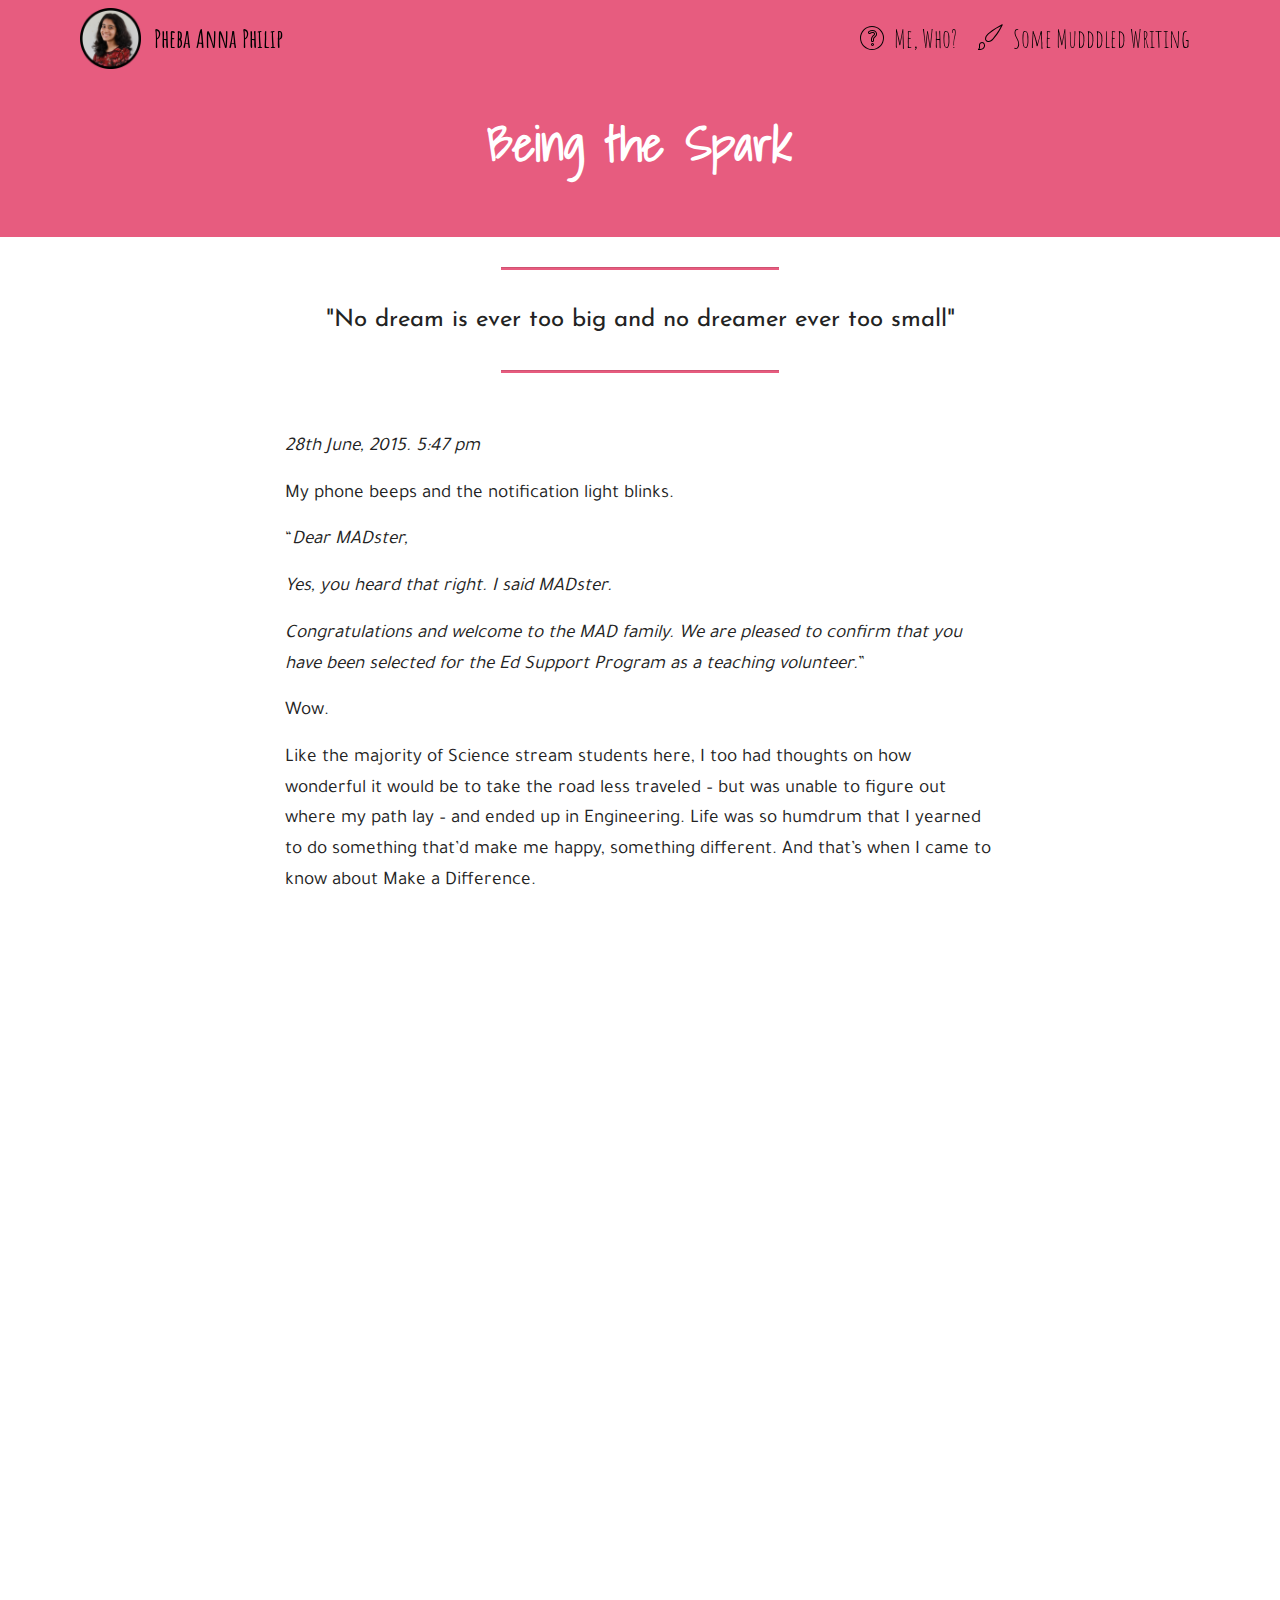
<file: Being_the_spark.html>
<!DOCTYPE html>
<html  >
<head>
  <!-- Site made with Mobirise Website Builder v4.12.1, https://mobirise.com -->
  <meta charset="UTF-8">
  <meta http-equiv="X-UA-Compatible" content="IE=edge">
  <meta name="generator" content="Mobirise v4.12.1, mobirise.com">
  <meta name="twitter:card" content="summary_large_image"/>
  <meta name="twitter:image:src" content="assets/images/Being_the_spark-meta.jpeg">
  <meta property="og:image" content="assets/images/Being_the_spark-meta.jpeg">
  <meta name="twitter:title" content="Being the spark | June 2016">
  <meta name="viewport" content="width=device-width, initial-scale=1, minimum-scale=1">
  <link rel="shortcut icon" href="assets/images/picsart-08-16-01.19.48.png" type="image/x-icon">
  <meta name="description" content="">
  
  <title>Being the spark | June 2016</title>
  <link rel="stylesheet" href="assets/web/assets/mobirise-icons/mobirise-icons.css">
  <link rel="stylesheet" href="assets/bootstrap/css/bootstrap.min.css">
  <link rel="stylesheet" href="assets/bootstrap/css/bootstrap-grid.min.css">
  <link rel="stylesheet" href="assets/bootstrap/css/bootstrap-reboot.min.css">
  <link rel="stylesheet" href="assets/socicon/css/styles.css">
  <link rel="stylesheet" href="assets/tether/tether.min.css">
  <link rel="stylesheet" href="assets/animatecss/animate.min.css">
  <link rel="stylesheet" href="assets/dropdown/css/style.css">
  <link rel="stylesheet" href="assets/theme/css/style.css">
  <link rel="preload" as="style" href="assets/mobirise/css/mbr-additional.css"><link rel="stylesheet" href="assets/mobirise/css/mbr-additional.css" type="text/css">
  
  
  
</head>
<body>

<!-- Analytics -->
<!-- Global site tag (gtag.js) - Google Analytics -->
<script async src="https://www.googletagmanager.com/gtag/js?id=UA-175523089-1"></script>
<script>
  window.dataLayer = window.dataLayer || [];
  function gtag(){dataLayer.push(arguments);}
  gtag('js', new Date());

  gtag('config', 'UA-175523089-1');
</script>
<!-- /Analytics -->


  <section class="menu cid-s7PUg5CPyB" once="menu" id="menu1-1a">

    

    <nav class="navbar navbar-expand beta-menu navbar-dropdown align-items-center navbar-fixed-top navbar-toggleable-sm bg-color transparent">
        <button class="navbar-toggler navbar-toggler-right" type="button" data-toggle="collapse" data-target="#navbarSupportedContent" aria-controls="navbarSupportedContent" aria-expanded="false" aria-label="Toggle navigation">
            <div class="hamburger">
                <span></span>
                <span></span>
                <span></span>
                <span></span>
            </div>
        </button>
        <div class="menu-logo">
            <div class="navbar-brand">
                <span class="navbar-logo">
                    
                         <a href="index.html"><img src="assets/images/picsart-08-16-01.19.48.png" alt="Profile Pic" title="Pheba" style="height: 3.8rem;"></a>
                    
                </span>
                <span class="navbar-caption-wrap"><a class="navbar-caption text-black display-4" href="index.html">
                        Pheba Anna Philip</a></span>
            </div>
        </div>
        <div class="collapse navbar-collapse" id="navbarSupportedContent">
            <ul class="navbar-nav nav-dropdown nav-right" data-app-modern-menu="true"><li class="nav-item"><a class="nav-link link text-black display-4" href="about.html"><span class="mbri-question mbr-iconfont mbr-iconfont-btn" style="font-size: 24px;"></span>Me, Who?</a></li><li class="nav-item"><a class="nav-link link text-black display-4" href="themuddledwriter.html"><span class="mbri-change-style mbr-iconfont mbr-iconfont-btn" style="font-size: 25px;"></span>Some Mudddled Writing</a></li></ul>
            
        </div>
    </nav>
</section>

<section class="engine"><a href="https://mobirise.info/m">free site design templates</a></section><section class="mbr-section content5 cid-s7PUg6bC8N" id="content5-1b">

    

    

    <div class="container">
        <div class="media-container-row">
            <div class="title col-12 col-md-8">
                <h2 class="align-center mbr-bold mbr-white pb-3 mbr-fonts-style display-1">
                    Being the Spark</h2>
                
                
                
            </div>
        </div>
    </div>
</section>

<section class="mbr-section article content9 cid-s7Q4FmDbAH" id="content9-1g">
    
     

    <div class="container">
        <div class="inner-container" style="width: 100%;">
            <hr class="line" style="width: 25%;">
            <div class="section-text align-center mbr-fonts-style display-5">"No dream is ever too big and no dreamer ever too small"</div>
            <hr class="line" style="width: 25%;">
        </div>
        </div>
</section>

<section class="mbr-section article content1 cid-s7PUg6R0Ba" id="content1-1c">
    
     

    <div class="container">
        <div class="media-container-row">
            <div class="mbr-text col-12 mbr-fonts-style display-7 col-md-8"><p><em>28th June, 2015. 5:47 pm
</em></p><p>My phone beeps and the notification light blinks.
</p><p>“<em>Dear MADster,
</em></p><p><em>Yes, you heard that right. I said MADster.
</em></p><p><em>Congratulations and welcome to the MAD family. We are pleased to confirm that you have been selected for the Ed Support Program as a teaching volunteer.</em>”
</p><p>Wow.
</p><p>Like the majority of Science stream students here, I too had thoughts on how wonderful it would be to take the road less traveled – but was unable to figure out where my path lay – and ended up in Engineering. Life was so humdrum that I yearned to do something that’d make me happy, something different. And that’s when I came to know about Make a Difference.</p><p>For those who are unfamiliar with it, <a href="https://makeadiff.in/">Make a Difference (MAD)</a> is a ‘non-profit organization that envisions mobilizing young leaders to ensure equitable outcomes for children in shelter homes across India’. We reach out to about 4,250 children in 77 shelter homes in 23 cities through a strong volunteer network. MAD provides them with support in their academics, guides them to dream big and makes them realize what they are really capable of so that their ambitions are not limited by their circumstances. The main focus of MAD is empowering children through better emotional health, life skills, exposure, academic support, transition readiness and after care, improving the ecosystem around them and enabling the social sector. 92% of the children in shelter homes typically drop out of school by the age of 18. Since its induction in 2006, MAD has been trying to reverse the trend for those who have been through programs like Ed Support, Discover, Propel and Dream Camps funded by donations and sponsors.&nbsp;</p><p>And that’s with the facts. Inductions and training followed the confirmation email and the classes began – 3 hours every Sunday at one of the centers in Trivandrum. I was allotted 2 kids of 7th standard and I started planning my classes with high hopes of making them fluent in the language and having fun-filled classes.
</p><p>Once the classes began, I realized that the task at hand was not an easy one. Lesson plans never worked out and solutions had to be devised on-the-go. My kids, Priya* and Chinnu* were slightly slow learners and they struggled with English and hated the subject as a result. Priya couldn’t read at all as she did not have proper primary schooling while Chinnu was too shy and was scared to make mistakes and never gave it a try. Textbooks were out of the question and story books and sound charts took their place. They started reading word by word and gradually coining sentences. An hour during every class was set apart for reading and it really worked. By the end of the year, they could read with a little help here and there. Talking helped to bring Chinnu out of her shell. Being short had always had its perks and they were happy knowing that they’d be taller than me in a year and thus I was one among them. And one day Chinnu proudly said, “Chechi ini pokkam veykoola. Pakshe njan veykkum, ennitt Police aavum” [I’ll be taller than you, and become a police officer]. I couldn’t have been happier. I have neither made them masters in the language nor can they speak a few lines in English without mistakes. But they have improved, they can read sentences and they can figure out the spellings from the sounds of the letters.
</p></div>
        </div>
    </div>
</section>

<section class="cid-s7PUg7hIbw" id="image1-1d">

    

    <figure class="mbr-figure container">
        <div class="image-block" style="width: 30%;">
            <img src="assets/images/lolmdlol-2.jpg" width="1400" alt="Picture" title="At the shelter">
            
        </div>
    </figure>
</section>

<section class="mbr-section article content1 cid-s7PUg7MJ7w" id="content1-1e">
    
     

    <div class="container">
        <div class="media-container-row">
            <div class="mbr-text col-12 mbr-fonts-style display-7 col-md-8"><p>MAD has helped me to widen my horizons and to help me view the different perspectives of life. Planning and review sessions before and after each class gave new ideas and problem solving capabilities. Dream Camps turned out to be an experience beyond words. In here, I have met some amazing people too and made friends for life! The three values which MAD believes in are Leadership through Ownership, Cause above Self and Sense of Family and we have real instances of them. Each of us has had our own share of awe filling moments and happiness. We have come together for a common cause and it makes the all the more bond stronger.
</p><p>In the words of Anurag Pramod, one of our volunteers, “When I think of MAD, the thought that comes to mind first is that of that smile on their [children’s] faces – that smile they have when they see their teacher coming for class, even though they may not show it, that excitement they feel, even though they may deny it. We are working towards a bigger end. And we have a long way to go before we get there. What really makes the journey worth it, is, as my friend said, being able to tell the kids that you will be there, next week too, and watch their eyes light up.”
</p><p>My kids smile and come running to me and hug me each time they see me. They may not have the slightest interest to sit and study at times but they do come up with compromises, because they understand I’m there just for them. At the end of disappointing classes when I could just teach how to spell a word or two, they’d come up to me and say, “Chechi, innu mood ilaayrunnu. Adutha classil nalla kuttykal aaytt padikaame. Promise!”[Next class we’ll be good children and study well, Promise!] and whether they kept it or not, that was enough for me to head back to them the next weekend with new activities planned. The difference made may be too small to notice but giving it a try is what matters. It’s been a year since I have been inducted as an English teacher in the Trivandrum chapter of MAD and I owe it to my best friend, Vivin, from whom I came to know about MAD, Nikhil, my senior at school who inspired me to be a part of the organisation and Appa and Amma for letting me do this.
</p><p>Being a MADster, the past year has been one of experiences, more lessons learnt than taught.
</p><p>Thank you MAD. :’)
</p><p>* Names changed.</p></div>
        </div>
    </div>
</section>

<section once="footers" class="cid-s7PUg8eChL" id="footer7-1f">

    

    

    <div class="container">
        <div class="media-container-row align-center mbr-white">
            <div class="row row-links">
                <ul class="foot-menu">
                    
                    
                    
                    
                    
                <li class="foot-menu-item mbr-fonts-style display-7">
                        <a class="text-white mbr-bold" href="index.html#form3-2q" target="_blank">Subscribe</a></li><li class="foot-menu-item mbr-fonts-style display-7"><a class="text-white mbr-bold" href="index.html#form1-1t" target="_blank">Leave a message</a></li></ul>
            </div>
            <div class="row social-row">
                <div class="social-list align-right pb-2">
                    
                    
                    
                    
                    
                    
                <div class="soc-item">
                        <a href="https://twitter.com/phebaaa" target="_blank">
                            <span class="mbr-iconfont mbr-iconfont-social socicon-twitter socicon"></span>
                        </a>
                    </div><div class="soc-item">
                        <a href="https://www.linkedin.com/in/pheba-anna-philip/" target="_blank">
                            <span class="mbr-iconfont mbr-iconfont-social socicon-linkedin socicon"></span>
                        </a>
                    </div><div class="soc-item">
                        <a href="mailto:hello@phebaphilip.com">
                            <span class="mbr-iconfont mbr-iconfont-social socicon-mail socicon"></span>
                        </a>
                    </div><div class="soc-item">
                        <a href="https://www.goodreads.com/user/show/135963367-pheba-anna-philip" target="_blank">
                            <span class="mbr-iconfont mbr-iconfont-social socicon-goodreads socicon"></span>
                        </a>
                    </div></div>
            </div>
            <div class="row row-copirayt">
                <p class="mbr-text mb-0 mbr-fonts-style mbr-white align-center display-7">© Pheba Anna Philip 2021 &nbsp;- All Rights Reserved
                </p>
            </div>
        </div>
    </div>
</section>


  <script src="assets/web/assets/jquery/jquery.min.js"></script>
  <script src="assets/popper/popper.min.js"></script>
  <script src="assets/bootstrap/js/bootstrap.min.js"></script>
  <script src="assets/smoothscroll/smooth-scroll.js"></script>
  <script src="assets/tether/tether.min.js"></script>
  <script src="assets/touchswipe/jquery.touch-swipe.min.js"></script>
  <script src="assets/viewportchecker/jquery.viewportchecker.js"></script>
  <script src="assets/dropdown/js/nav-dropdown.js"></script>
  <script src="assets/dropdown/js/navbar-dropdown.js"></script>
  <script src="assets/theme/js/script.js"></script>
  
  
  <input name="animation" type="hidden">
   <div id="scrollToTop" class="scrollToTop mbr-arrow-up"><a style="text-align: center;"><i class="mbr-arrow-up-icon mbr-arrow-up-icon-cm cm-icon cm-icon-smallarrow-up"></i></a></div>
  </body>
</html>
</file>
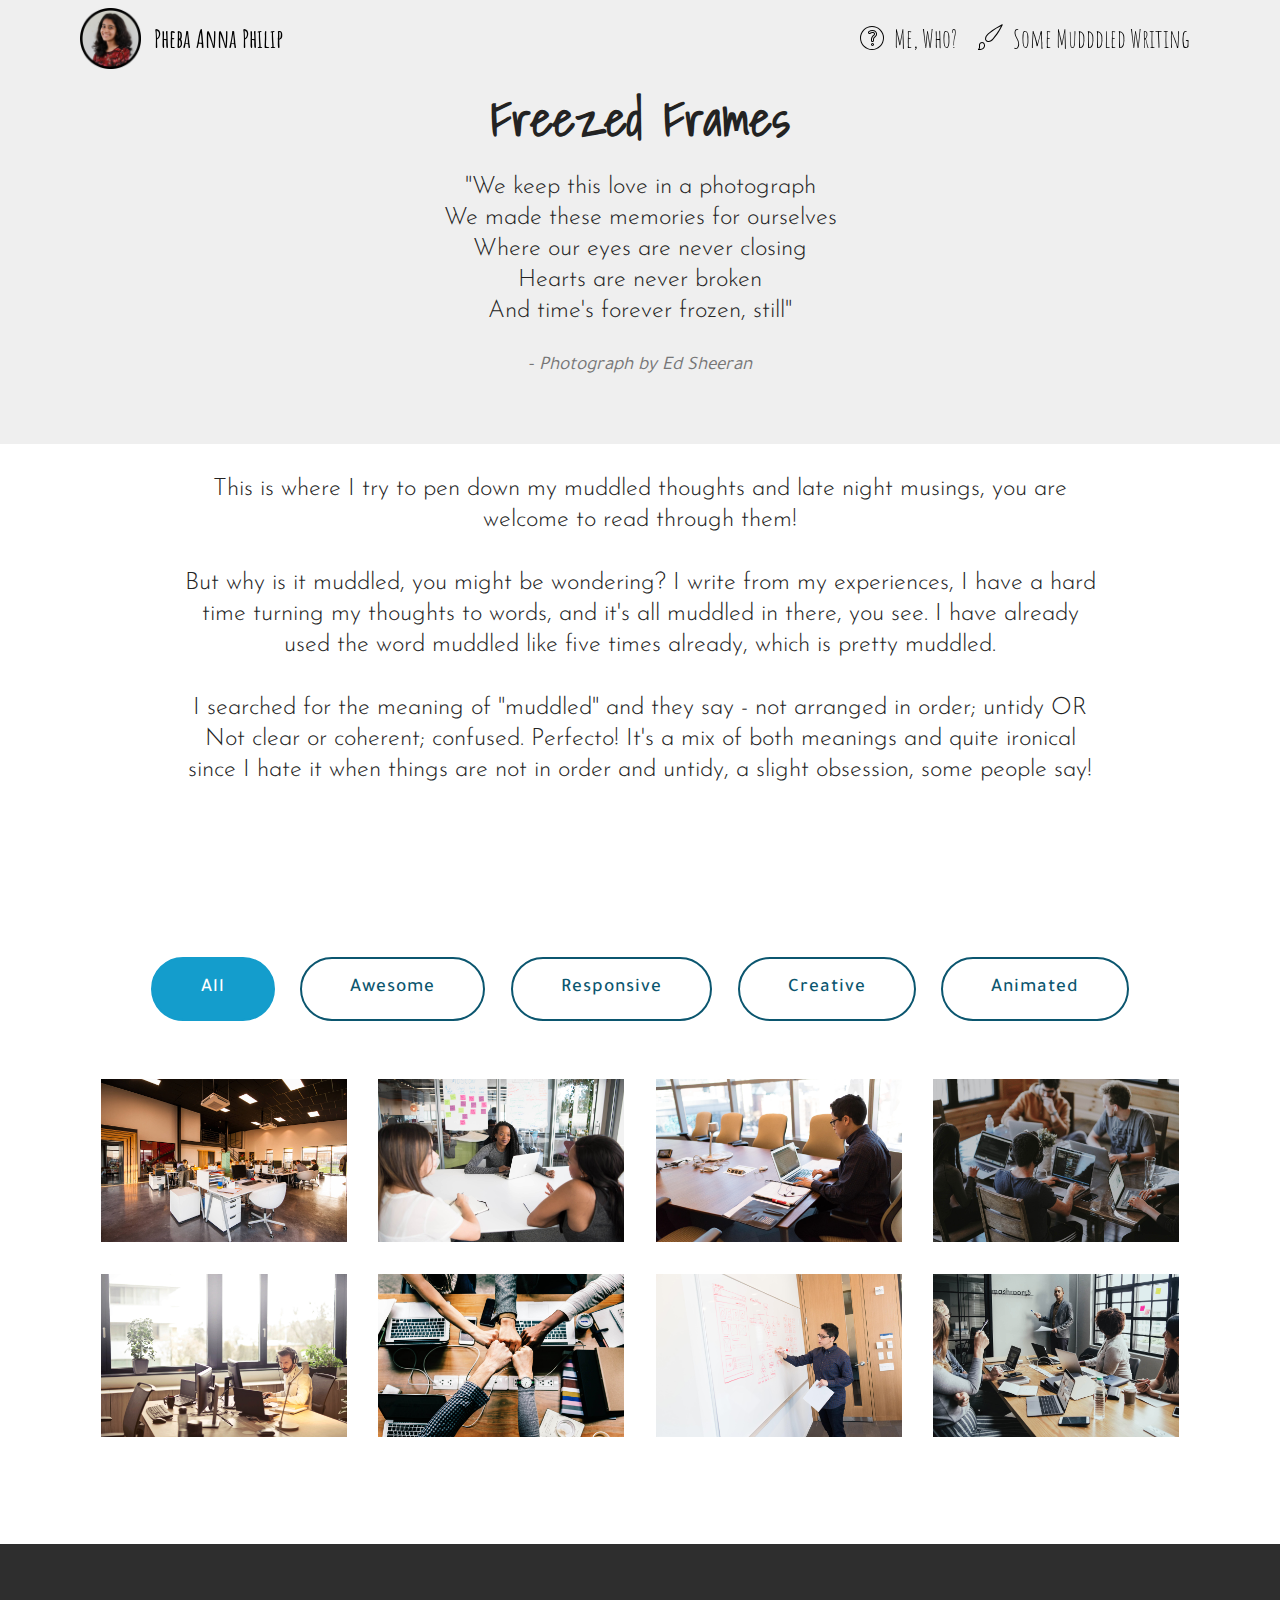
<file: freezedframes.html>
<!DOCTYPE html>
<html  >
<head>
  <!-- Site made with Mobirise Website Builder v4.12.1, https://mobirise.com -->
  <meta charset="UTF-8">
  <meta http-equiv="X-UA-Compatible" content="IE=edge">
  <meta name="generator" content="Mobirise v4.12.1, mobirise.com">
  <meta name="viewport" content="width=device-width, initial-scale=1, minimum-scale=1">
  <link rel="shortcut icon" href="assets/images/picsart-08-16-01.19.48.png" type="image/x-icon">
  <meta name="description" content="Stories through the lens of an amateur photographer :)">
  
  <title>Freezed Frames</title>
  <link rel="stylesheet" href="assets/web/assets/mobirise-icons/mobirise-icons.css">
  <link rel="stylesheet" href="assets/bootstrap/css/bootstrap.min.css">
  <link rel="stylesheet" href="assets/bootstrap/css/bootstrap-grid.min.css">
  <link rel="stylesheet" href="assets/bootstrap/css/bootstrap-reboot.min.css">
  <link rel="stylesheet" href="assets/socicon/css/styles.css">
  <link rel="stylesheet" href="assets/dropdown/css/style.css">
  <link rel="stylesheet" href="assets/tether/tether.min.css">
  <link rel="stylesheet" href="assets/animatecss/animate.min.css">
  <link rel="stylesheet" href="assets/theme/css/style.css">
  <link rel="stylesheet" href="assets/gallery/style.css">
  <link rel="preload" as="style" href="assets/mobirise/css/mbr-additional.css"><link rel="stylesheet" href="assets/mobirise/css/mbr-additional.css" type="text/css">
  
  
  
</head>
<body>

<!-- Analytics -->
<!-- Global site tag (gtag.js) - Google Analytics -->
<script async src="https://www.googletagmanager.com/gtag/js?id=UA-175523089-1"></script>
<script>
  window.dataLayer = window.dataLayer || [];
  function gtag(){dataLayer.push(arguments);}
  gtag('js', new Date());

  gtag('config', 'UA-175523089-1');
</script>
<!-- /Analytics -->


  <section class="menu cid-sBlAkiI8B7" once="menu" id="menu1-2u">

    

    <nav class="navbar navbar-expand beta-menu navbar-dropdown align-items-center navbar-fixed-top navbar-toggleable-sm bg-color transparent">
        <button class="navbar-toggler navbar-toggler-right" type="button" data-toggle="collapse" data-target="#navbarSupportedContent" aria-controls="navbarSupportedContent" aria-expanded="false" aria-label="Toggle navigation">
            <div class="hamburger">
                <span></span>
                <span></span>
                <span></span>
                <span></span>
            </div>
        </button>
        <div class="menu-logo">
            <div class="navbar-brand">
                <span class="navbar-logo">
                    
                         <a href="index.html"><img src="assets/images/picsart-08-16-01.19.48.png" alt="Profile Pic" title="Pheba" style="height: 3.8rem;"></a>
                    
                </span>
                <span class="navbar-caption-wrap"><a class="navbar-caption text-black display-4" href="index.html">
                        Pheba Anna Philip</a></span>
            </div>
        </div>
        <div class="collapse navbar-collapse" id="navbarSupportedContent">
            <ul class="navbar-nav nav-dropdown nav-right" data-app-modern-menu="true"><li class="nav-item"><a class="nav-link link text-black display-4" href="about.html"><span class="mbri-question mbr-iconfont mbr-iconfont-btn" style="font-size: 24px;"></span>Me, Who?</a></li><li class="nav-item"><a class="nav-link link text-black display-4" href="themuddledwriter.html"><span class="mbri-change-style mbr-iconfont mbr-iconfont-btn" style="font-size: 25px;"></span>Some Mudddled Writing</a></li></ul>
            
        </div>
    </nav>
</section>

<section class="engine"><a href="https://mobirise.info/g">build your own site for free</a></section><section class="header1 cid-sCdQ5mWmES" id="header16-2x">

    

    

    <div class="container">
        <div class="row justify-content-md-center">
            <div class="col-md-10 align-center">
                <h1 class="mbr-section-title mbr-bold pb-3 mbr-fonts-style display-1">
                    Freezed Frames</h1>
                <h3 class="mbr-section-subtitle mbr-light pb-3 mbr-fonts-style display-5">"We keep this love in a photograph 
<div>We made these memories for ourselves 
</div><div>Where our eyes are never closing 
</div><div>Hearts are never broken 
</div><div>And time's forever frozen, still"</div></h3>
                <p class="mbr-text pb-3 mbr-fonts-style display-7">- <em>Photograph by Ed Sheeran</em><br></p>
                
            </div>
        </div>
    </div>

</section>

<section class="header1 cid-sCdSpN4Vav" id="header16-2y">

    

    

    <div class="container">
        <div class="row justify-content-md-center">
            <div class="col-md-10 align-center">
                
                <h3 class="mbr-section-subtitle mbr-light pb-3 mbr-fonts-style display-5">This is where I try to pen down my muddled thoughts and late night musings, you are welcome to read through them!
<div>
</div><div><br></div><div>But why is it muddled, you might be wondering? I write from my experiences, I have a hard time turning my thoughts to words, and it's all muddled in there, you see. I have already used the word muddled like five times already, which is pretty muddled.
</div><div>
</div><div><br></div><div>I searched for the meaning of "muddled" and they say - not arranged in order; untidy OR Not clear or coherent; confused. Perfecto! It's a mix of both meanings and quite ironical since I hate it when things are not in order and untidy, a slight obsession, some people say!</div></h3>
                
                
            </div>
        </div>
    </div>

</section>

<section class="mbr-gallery mbr-slider-carousel cid-sCdPWoDeyW" id="gallery2-2w">

    

    <div class="container">
        <div><!-- Filter --><div class="mbr-gallery-filter container gallery-filter-active"><ul buttons="0"><li class="mbr-gallery-filter-all"><a class="btn btn-md btn-primary-outline active display-7" href="">All</a></li></ul></div><!-- Gallery --><div class="mbr-gallery-row"><div class="mbr-gallery-layout-default"><div><div><div class="mbr-gallery-item mbr-gallery-item--p2" data-video-url="false" data-tags="Awesome"><div href="#lb-gallery2-2w" data-slide-to="0" data-toggle="modal"><img src="assets/images/background1.jpg" alt="" title=""><span class="icon-focus"></span></div></div><div class="mbr-gallery-item mbr-gallery-item--p2" data-video-url="false" data-tags="Responsive"><div href="#lb-gallery2-2w" data-slide-to="1" data-toggle="modal"><img src="assets/images/background2.jpg" alt="" title=""><span class="icon-focus"></span></div></div><div class="mbr-gallery-item mbr-gallery-item--p2" data-video-url="false" data-tags="Creative"><div href="#lb-gallery2-2w" data-slide-to="2" data-toggle="modal"><img src="assets/images/background3.jpg" alt="" title=""><span class="icon-focus"></span></div></div><div class="mbr-gallery-item mbr-gallery-item--p2" data-video-url="false" data-tags="Animated"><div href="#lb-gallery2-2w" data-slide-to="3" data-toggle="modal"><img src="assets/images/background4.jpg" alt="" title=""><span class="icon-focus"></span></div></div><div class="mbr-gallery-item mbr-gallery-item--p2" data-video-url="false" data-tags="Awesome"><div href="#lb-gallery2-2w" data-slide-to="4" data-toggle="modal"><img src="assets/images/background5.jpg" alt="" title=""><span class="icon-focus"></span></div></div><div class="mbr-gallery-item mbr-gallery-item--p2" data-video-url="false" data-tags="Awesome"><div href="#lb-gallery2-2w" data-slide-to="5" data-toggle="modal"><img src="assets/images/background6.jpg" alt="" title=""><span class="icon-focus"></span></div></div><div class="mbr-gallery-item mbr-gallery-item--p2" data-video-url="false" data-tags="Responsive"><div href="#lb-gallery2-2w" data-slide-to="6" data-toggle="modal"><img src="assets/images/background7.jpg" alt="" title=""><span class="icon-focus"></span></div></div><div class="mbr-gallery-item mbr-gallery-item--p2" data-video-url="false" data-tags="Animated"><div href="#lb-gallery2-2w" data-slide-to="7" data-toggle="modal"><img src="assets/images/background8.jpg" alt="" title=""><span class="icon-focus"></span></div></div></div></div><div class="clearfix"></div></div></div><!-- Lightbox --><div data-app-prevent-settings="" class="mbr-slider modal fade carousel slide" tabindex="-1" data-keyboard="true" data-interval="false" id="lb-gallery2-2w"><div class="modal-dialog"><div class="modal-content"><div class="modal-body"><div class="carousel-inner"><div class="carousel-item active"><img src="assets/images/background1.jpg" alt="" title=""></div><div class="carousel-item"><img src="assets/images/background2.jpg" alt="" title=""></div><div class="carousel-item"><img src="assets/images/background3.jpg" alt="" title=""></div><div class="carousel-item"><img src="assets/images/background4.jpg" alt="" title=""></div><div class="carousel-item"><img src="assets/images/background5.jpg" alt="" title=""></div><div class="carousel-item"><img src="assets/images/background6.jpg" alt="" title=""></div><div class="carousel-item"><img src="assets/images/background7.jpg" alt="" title=""></div><div class="carousel-item"><img src="assets/images/background8.jpg" alt="" title=""></div></div><a class="carousel-control carousel-control-prev" role="button" data-slide="prev" href="#lb-gallery2-2w"><span class="mbri-left mbr-iconfont" aria-hidden="true"></span><span class="sr-only">Previous</span></a><a class="carousel-control carousel-control-next" role="button" data-slide="next" href="#lb-gallery2-2w"><span class="mbri-right mbr-iconfont" aria-hidden="true"></span><span class="sr-only">Next</span></a><a class="close" href="#" role="button" data-dismiss="modal"><span class="sr-only">Close</span></a></div></div></div></div></div>
    </div>

</section>

<section once="footers" class="cid-sBlAkm0PE9" id="footer7-2v">

    

    

    <div class="container">
        <div class="media-container-row align-center mbr-white">
            <div class="row row-links">
                <ul class="foot-menu">
                    
                    
                    
                    
                    
                <li class="foot-menu-item mbr-fonts-style display-7">
                        <a class="text-white mbr-bold" href="index.html#form3-2q" target="_blank">Subscribe</a></li><li class="foot-menu-item mbr-fonts-style display-7"><a class="text-white mbr-bold" href="index.html#form1-1t" target="_blank">Leave a message</a></li></ul>
            </div>
            <div class="row social-row">
                <div class="social-list align-right pb-2">
                    
                    
                    
                    
                    
                    
                <div class="soc-item">
                        <a href="https://twitter.com/phebaaa" target="_blank">
                            <span class="mbr-iconfont mbr-iconfont-social socicon-twitter socicon"></span>
                        </a>
                    </div><div class="soc-item">
                        <a href="https://www.linkedin.com/in/pheba-anna-philip/" target="_blank">
                            <span class="mbr-iconfont mbr-iconfont-social socicon-linkedin socicon"></span>
                        </a>
                    </div><div class="soc-item">
                        <a href="mailto:hello@phebaphilip.com">
                            <span class="mbr-iconfont mbr-iconfont-social socicon-mail socicon"></span>
                        </a>
                    </div><div class="soc-item">
                        <a href="https://www.goodreads.com/user/show/135963367-pheba-anna-philip" target="_blank">
                            <span class="mbr-iconfont mbr-iconfont-social socicon-goodreads socicon"></span>
                        </a>
                    </div></div>
            </div>
            <div class="row row-copirayt">
                <p class="mbr-text mb-0 mbr-fonts-style mbr-white align-center display-7">© Pheba Anna Philip 2021 &nbsp;- All Rights Reserved
                </p>
            </div>
        </div>
    </div>
</section>


  <script src="assets/web/assets/jquery/jquery.min.js"></script>
  <script src="assets/popper/popper.min.js"></script>
  <script src="assets/bootstrap/js/bootstrap.min.js"></script>
  <script src="assets/smoothscroll/smooth-scroll.js"></script>
  <script src="assets/dropdown/js/nav-dropdown.js"></script>
  <script src="assets/dropdown/js/navbar-dropdown.js"></script>
  <script src="assets/touchswipe/jquery.touch-swipe.min.js"></script>
  <script src="assets/tether/tether.min.js"></script>
  <script src="assets/viewportchecker/jquery.viewportchecker.js"></script>
  <script src="assets/masonry/masonry.pkgd.min.js"></script>
  <script src="assets/imagesloaded/imagesloaded.pkgd.min.js"></script>
  <script src="assets/bootstrapcarouselswipe/bootstrap-carousel-swipe.js"></script>
  <script src="assets/vimeoplayer/jquery.mb.vimeo_player.js"></script>
  <script src="assets/theme/js/script.js"></script>
  <script src="assets/gallery/player.min.js"></script>
  <script src="assets/gallery/script.js"></script>
  <script src="assets/slidervideo/script.js"></script>
  
  
  <input name="animation" type="hidden">
   <div id="scrollToTop" class="scrollToTop mbr-arrow-up"><a style="text-align: center;"><i class="mbr-arrow-up-icon mbr-arrow-up-icon-cm cm-icon cm-icon-smallarrow-up"></i></a></div>
  </body>
</html>
</file>
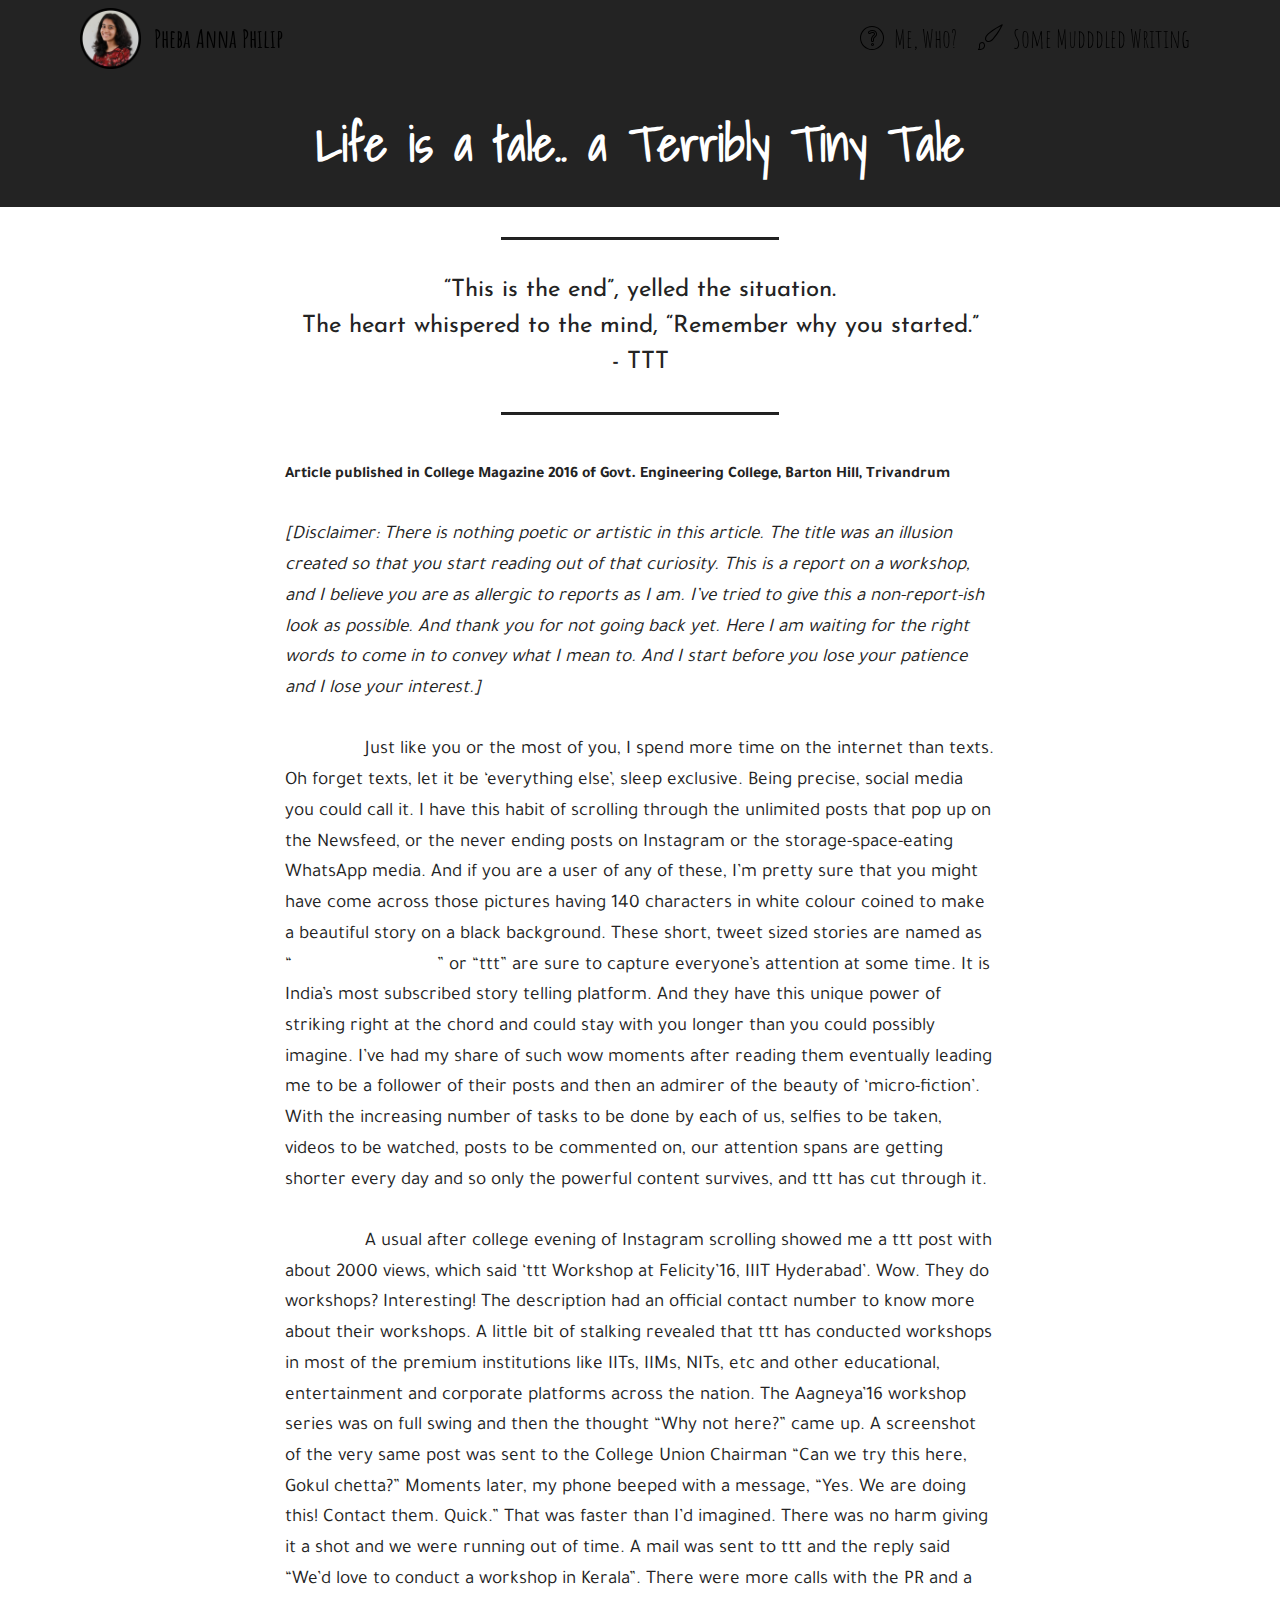
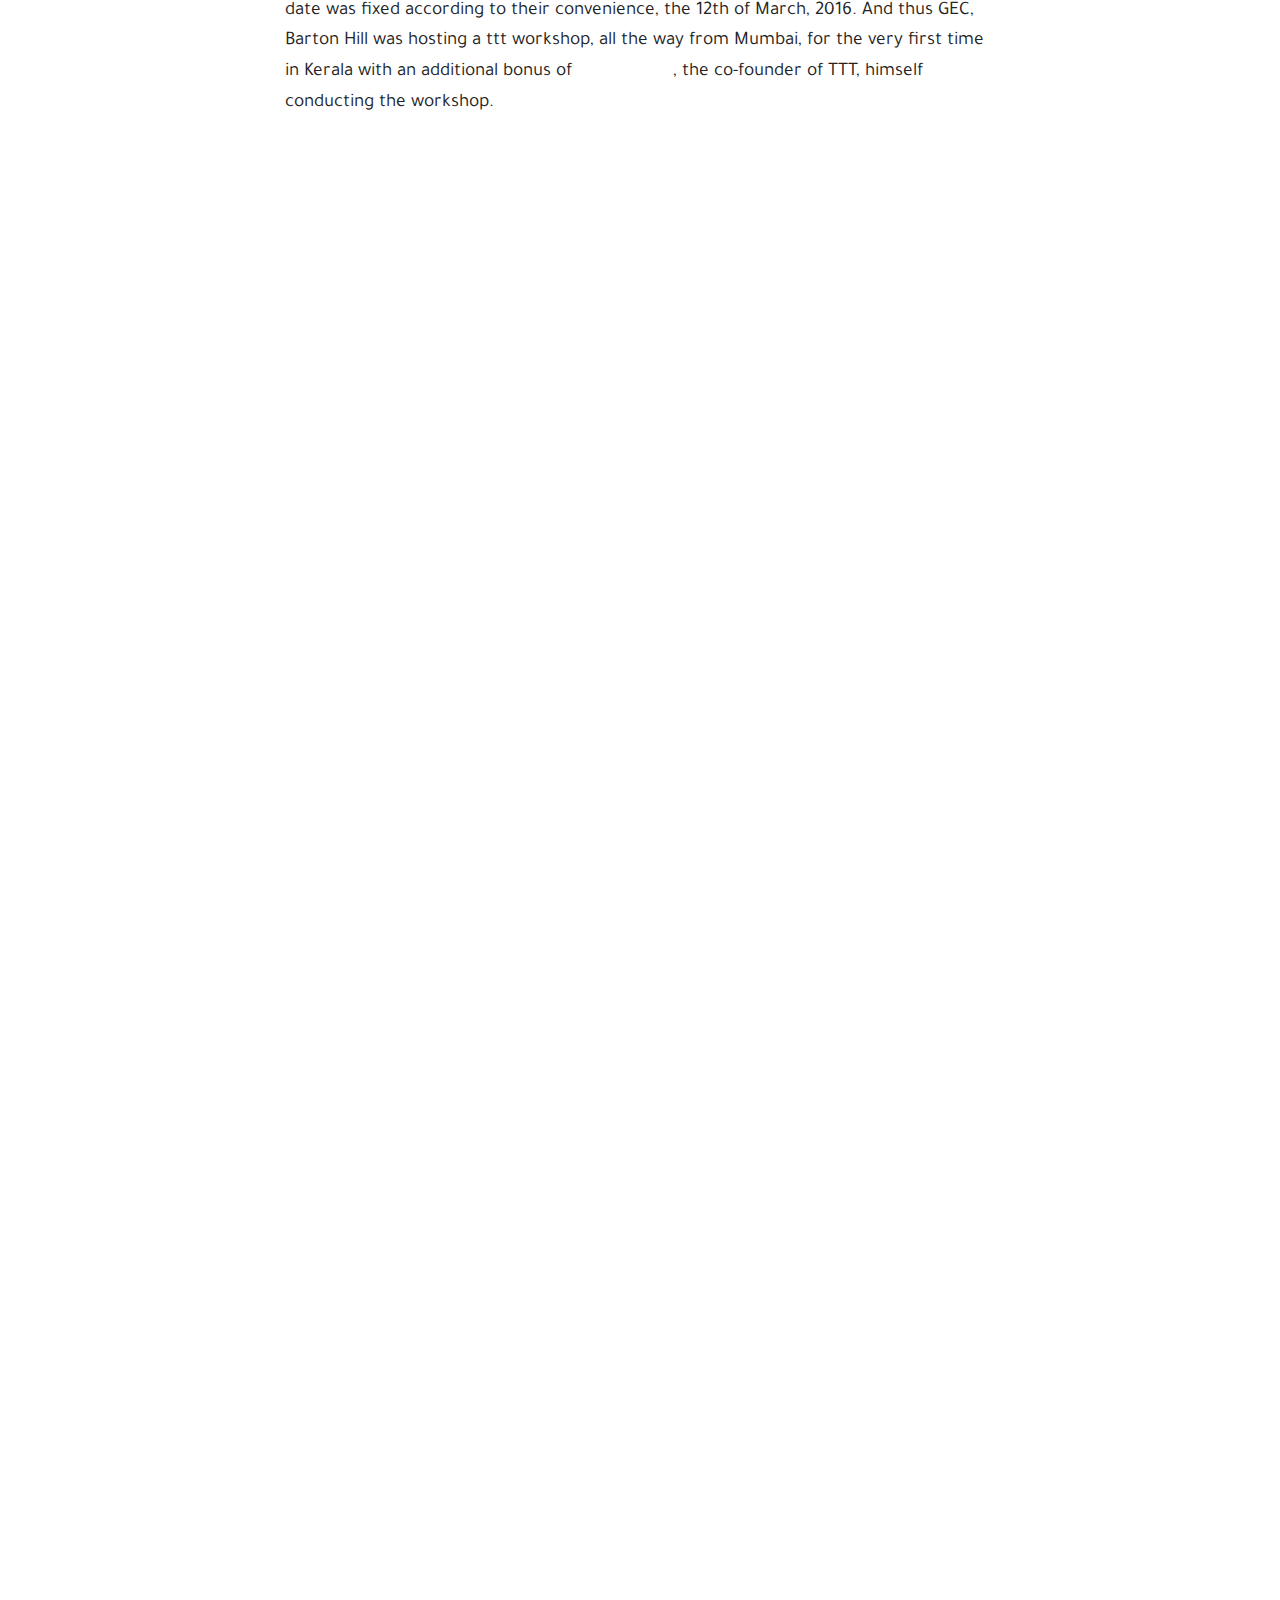
<file: life_is_a_tale.html>
<!DOCTYPE html>
<html  >
<head>
  <!-- Site made with Mobirise Website Builder v4.12.1, https://mobirise.com -->
  <meta charset="UTF-8">
  <meta http-equiv="X-UA-Compatible" content="IE=edge">
  <meta name="generator" content="Mobirise v4.12.1, mobirise.com">
  <meta name="twitter:card" content="summary_large_image"/>
  <meta name="twitter:image:src" content="assets/images/life_is_a_tale-meta.jpg">
  <meta property="og:image" content="assets/images/life_is_a_tale-meta.jpg">
  <meta name="twitter:title" content="Life is a Tale | April 2016">
  <meta name="viewport" content="width=device-width, initial-scale=1, minimum-scale=1">
  <link rel="shortcut icon" href="assets/images/picsart-08-16-01.19.48.png" type="image/x-icon">
  <meta name="description" content="">
  
  <title>Life is a Tale | April 2016</title>
  <link rel="stylesheet" href="assets/web/assets/mobirise-icons/mobirise-icons.css">
  <link rel="stylesheet" href="assets/bootstrap/css/bootstrap.min.css">
  <link rel="stylesheet" href="assets/bootstrap/css/bootstrap-grid.min.css">
  <link rel="stylesheet" href="assets/bootstrap/css/bootstrap-reboot.min.css">
  <link rel="stylesheet" href="assets/socicon/css/styles.css">
  <link rel="stylesheet" href="assets/tether/tether.min.css">
  <link rel="stylesheet" href="assets/animatecss/animate.min.css">
  <link rel="stylesheet" href="assets/dropdown/css/style.css">
  <link rel="stylesheet" href="assets/theme/css/style.css">
  <link rel="preload" as="style" href="assets/mobirise/css/mbr-additional.css"><link rel="stylesheet" href="assets/mobirise/css/mbr-additional.css" type="text/css">
  
  
  
</head>
<body>

<!-- Analytics -->
<!-- Global site tag (gtag.js) - Google Analytics -->
<script async src="https://www.googletagmanager.com/gtag/js?id=UA-175523089-1"></script>
<script>
  window.dataLayer = window.dataLayer || [];
  function gtag(){dataLayer.push(arguments);}
  gtag('js', new Date());

  gtag('config', 'UA-175523089-1');
</script>
<!-- /Analytics -->


  <section class="menu cid-s7P3wt3LGa" once="menu" id="menu1-d">

    

    <nav class="navbar navbar-expand beta-menu navbar-dropdown align-items-center navbar-fixed-top navbar-toggleable-sm bg-color transparent">
        <button class="navbar-toggler navbar-toggler-right" type="button" data-toggle="collapse" data-target="#navbarSupportedContent" aria-controls="navbarSupportedContent" aria-expanded="false" aria-label="Toggle navigation">
            <div class="hamburger">
                <span></span>
                <span></span>
                <span></span>
                <span></span>
            </div>
        </button>
        <div class="menu-logo">
            <div class="navbar-brand">
                <span class="navbar-logo">
                    
                         <a href="index.html"><img src="assets/images/picsart-08-16-01.19.48.png" alt="Profile Pic" title="Pheba" style="height: 3.8rem;"></a>
                    
                </span>
                <span class="navbar-caption-wrap"><a class="navbar-caption text-black display-4" href="index.html">
                        Pheba Anna Philip</a></span>
            </div>
        </div>
        <div class="collapse navbar-collapse" id="navbarSupportedContent">
            <ul class="navbar-nav nav-dropdown nav-right" data-app-modern-menu="true"><li class="nav-item"><a class="nav-link link text-black display-4" href="about.html"><span class="mbri-question mbr-iconfont mbr-iconfont-btn" style="font-size: 24px;"></span>Me, Who?</a></li><li class="nav-item"><a class="nav-link link text-black display-4" href="themuddledwriter.html"><span class="mbri-change-style mbr-iconfont mbr-iconfont-btn" style="font-size: 25px;"></span>Some Mudddled Writing</a></li></ul>
            
        </div>
    </nav>
</section>

<section class="engine"><a href="https://mobirise.info/s">free bootstrap themes</a></section><section class="mbr-section content5 cid-s7P3wtIldA" id="content5-e">

    

    

    <div class="container">
        <div class="media-container-row">
            <div class="title col-12 col-md-8">
                <h2 class="align-center mbr-bold mbr-white pb-3 mbr-fonts-style display-1">
                    Life is a tale.. a Terribly Tiny Tale</h2>
                
                
                
            </div>
        </div>
    </div>
</section>

<section class="mbr-section article content9 cid-s7P4y2JSaL" id="content9-j">
    
     

    <div class="container">
        <div class="inner-container" style="width: 100%;">
            <hr class="line" style="width: 25%;">
            <div class="section-text align-center mbr-fonts-style display-5">“This is the end”, yelled the situation.
<div>The heart whispered to the mind, “Remember why you started.”
</div><div>- TTT</div></div>
            <hr class="line" style="width: 25%;">
        </div>
        </div>
</section>

<section class="mbr-section article content1 cid-s7P3wui713" id="content1-f">
    
     

    <div class="container">
        <div class="media-container-row">
            <div class="mbr-text col-12 mbr-fonts-style display-7 col-md-8"><div><span style="font-size: 1rem;"><strong>Article published in College Magazine 2016 of Govt. Engineering College, Barton Hill, Trivandrum</strong></span></div><div><em><br></em></div><div><em>[Disclaimer:  There is nothing poetic or artistic in this article. The title was an illusion created so that you start reading out of that curiosity.  This is a report on a workshop, and I believe you are as allergic to reports as I am. I’ve tried to give this a non-report-ish look as possible. And thank you for not going back yet. Here I am waiting for the right words to come in to convey what I mean to. And I start before you lose your patience and I lose your interest.]&nbsp;</em><br></div><div><br></div><div>&nbsp; &nbsp; &nbsp; &nbsp; &nbsp; &nbsp; &nbsp; &nbsp; Just like you or the most of you, I spend more time on the internet than texts. Oh forget texts, let it be ‘everything else’, sleep exclusive. Being precise, social media you could call it. I have this habit of scrolling through the unlimited posts that pop up on the Newsfeed, or the never ending posts on Instagram or the storage-space-eating WhatsApp media. And if you are a user of any of these, I’m pretty sure that you might have come across those pictures having 140 characters in white colour coined to make a beautiful story on a black background. These short, tweet sized stories are named as “<a href="https://terriblytinytales.com/">Terribly Tiny Tales</a>” or “ttt” are sure to capture everyone’s attention at some time. It is India’s most subscribed story telling platform. And they have this unique power of striking right at the chord and could stay with you longer than you could possibly imagine. I’ve had my share of such wow moments after reading them eventually leading me to be a follower of their posts and then an admirer of the beauty of ‘micro-fiction’. With the increasing number of tasks to be done by each of us, selfies to be taken, videos to be watched, posts to be commented on, our attention spans are getting shorter every day and so only the powerful content survives, and ttt has cut through it.  
</div><div><br></div><div>&nbsp; &nbsp; &nbsp; &nbsp; &nbsp; &nbsp; &nbsp; &nbsp; A usual after college evening of Instagram scrolling showed me a ttt post with about 2000 views, which said ‘ttt Workshop at Felicity’16, IIIT Hyderabad’. Wow. They do workshops? Interesting! The description had an official contact number to know more about their workshops. A little bit of stalking revealed that ttt has conducted workshops in most of the premium institutions like IITs, IIMs, NITs, etc and other educational, entertainment and corporate platforms across the nation. The Aagneya’16 workshop series was on full swing and then the thought “Why not here?” came up. A screenshot of the very same post was sent to the College Union Chairman “Can we try this here, Gokul chetta?” Moments later, my phone beeped with a message, “Yes. We are doing this! Contact them. Quick.” That was faster than I’d imagined. There was no harm giving it a shot and we were running out of time. A mail was sent to ttt and the reply said “We’d love to conduct a workshop in Kerala”. There were more calls with the PR and a date was fixed according to their convenience, the 12th of March, 2016. And thus GEC, Barton Hill was hosting a ttt workshop, all the way from Mumbai, for the very first time in Kerala with an additional bonus of <a href="https://www.linkedin.com/in/anujgosalia/">Anuj Gosalia</a>, the co-founder of TTT, himself conducting the workshop.</div></div>
        </div>
    </div>
</section>

<section class="mbr-section content6 cid-s7PouOe66u" id="content6-l">
    
     
    
    <div class="container">
        <div class="media-container-row">
            <div class="col-12 col-md-8">
                <div class="media-container-row">
                    <div class="mbr-figure" style="width: 110%;">
                      <img src="assets/images/official-post-on-ttt-page-1-436x698.png" alt="Mobirise" title="">  
                    </div>
                    <div class="media-content">
                        <div class="mbr-section-text">
                            <p class="mbr-text mb-0 mbr-fonts-style display-7">&nbsp;An event which stands out from the rest was what we had in mind. I was asked to take the complete responsibility of the event with all support from the Union and the Aagneya Literary team. I was totally amused at how things went and that the Chairman had that trust in me. Days of requesting permissions and funds, meeting the principle and making necessary arrangements, publicizing the event and managing the registrations followed. Once the call for registrations started, the response was amazing. The seats were limited to 75 as the workshop was a very interactive session with the co-founder and lesser the people, more the interaction. We had more and more people from all over the city, students and professionals as well, signing up and the seats were filled well before the event. The official post on their Instagram Page now said ‘ttt Workshop at Aagneya’16, Gec, Barton Hill, Trivandrum’, placing GECB one among the many prestigious institutions where the event had happened before. I realized that dreaming the same two weeks before was what that had made it real.</p>
                        </div>
                    </div>
                </div>
            </div>
        </div>
    </div>
</section>

<section class="mbr-section article content1 cid-s7PoUDKbjz" id="content1-m">
    
     

    <div class="container">
        <div class="media-container-row">
            <div class="mbr-text col-12 mbr-fonts-style display-7 col-md-8"><p>&nbsp; &nbsp; &nbsp; &nbsp; &nbsp; &nbsp; &nbsp; &nbsp; &nbsp; &nbsp; The workshop took place on the second Saturday of March, 2016, 2pm onwards in the Zoom IT Hall. Anuj Gosalia who believes in writing creatively, yet in brevity started off with a briefing on how ttt began and how the platform sustains which was followed by an interactive session where the participants shared their first thoughts on random articles. At the event, the Golden Rule of Writing, a rule that holds true for every form of artistic expression was shared. They were asked to create a tale on the word ‘love’ of their own using the new known rules in 20 minutes, which they read out aloud and the best were applauded. The two hour session came to an end with the screening of a few short films named Terribly Tiny Talkies, a new venture of ttt. Each participant left the hall with a very satisfying smile and Anuj Gosalia shared the same satisfaction too. A man of thoughts and creator of some of the best tales ever, said that the participants were amazing and the ambience was perfect. Snacks were served to all and after a photo session, it was all done. Positive feedbacks flew in from all sides alike. Everyone found the time and money they spent on this event absolutely worth it and we knew that our mission was accomplished.</p><p>&nbsp; &nbsp; &nbsp; &nbsp;“The workshop was very good. The organisation was pretty awesome! It was very entertaining and informative at the same time. Thanks to all the organisers for making this happen in Trivandrum. Truly one of a kind.”, said Rohan Giriraj, a student of Christ Nagar College, Trivandrum. Ask me what the secret of the success of this event and there wouldn’t be a different answer than this: the team that I had to work with!
</p><p>&nbsp; &nbsp; &nbsp; &nbsp; &nbsp; &nbsp; &nbsp; &nbsp; &nbsp; A lot goes into making such a grand event happen and nothing would’ve turned up the way it had, if not them. I had the immense support of a bunch of fabulous seniors like Gokul, Nirmal, Paulg, Sreenath, Shwetha, Aiswariya and Nandu. Their experience in conducting events helped our team make sure that we looked through all perspectives and they pointed out the challenges we could face. I would like to express my heartfelt gratitude to Anoop Sir, Union Advisor, for all the support. Conducting such an event requires attention to each aspect and that was achieved by our teamwork. Arjun, Abhijith, Nakshathru, Aiswarya, Keerthi, Saadia, Kavya and I formed the core team of organizers of this, and we looked after the Logistics, Design and posters, Publicity, Conveyance, Food, Registrations and Finance of the workshop. The lessons you learn from working as a team for a time bound purpose is valuable. As a person, being the event co-ordinator of this workshop is one of the best things that happened to me this year. The whole thing was a Learn-as-you-Do process which I’m sure will help each one of us for future ventures.
</p><p>&nbsp; &nbsp; &nbsp; &nbsp; &nbsp; &nbsp; &nbsp; &nbsp; &nbsp; &nbsp; I would say with all pride that we have pulled off this great event in style with perfection to the details, apart from a few mistakes here and there. Our college requires such events to take it to the a more higher because I believe we, though confined in this little space, have the potential to do much more and set new standards for others to follow. Organizing this event here taught me that all you need is an idea out of the way and the desire to make it happen. After all we stand together to unleash the fire within.
</p><p>Cheers. :)</p></div>
        </div>
    </div>
</section>

<section class="cid-s7PsG9uufb" id="image4-p">
    <!-- Block parameters controls (Blue "Gear" panel) -->
    
    <!-- End block parameters -->
    <div class="container images-container">
            <div class="media-container-row" style="width: 80%;">
                <div class="img-item item1" style="width: 104%;">
                    <img src="assets/images/anuj-gosalia-at-gecb-510x340.jpg" alt="" title="">
                    
                </div>
                <div class="img-item">
                    <img src="assets/images/img-2794-510x340.jpg" alt="" title="">
                    
                </div>
            </div>
    </div>
</section>

<section class="cid-s7Psma0x2X" id="image4-o">
    <!-- Block parameters controls (Blue "Gear" panel) -->
    
    <!-- End block parameters -->
    <div class="container images-container">
            <div class="media-container-row" style="width: 88%;">
                <div class="img-item item1" style="width: 104%;">
                    <img src="assets/images/feedback-1-510x510.jpg" alt="" title="">
                    
                </div>
                <div class="img-item">
                    <img src="assets/images/feedback-2-892x892.jpg" alt="" title="">
                    
                </div>
            </div>
    </div>
</section>

<section once="footers" class="cid-s7PtS3m5rQ" id="footer7-q">

    

    

    <div class="container">
        <div class="media-container-row align-center mbr-white">
            <div class="row row-links">
                <ul class="foot-menu">
                    
                    
                    
                    
                    
                <li class="foot-menu-item mbr-fonts-style display-7">
                        <a class="text-white mbr-bold" href="index.html#form3-2q" target="_blank">Subscribe</a></li><li class="foot-menu-item mbr-fonts-style display-7"><a class="text-white mbr-bold" href="index.html#form1-1t" target="_blank">Leave a message</a></li></ul>
            </div>
            <div class="row social-row">
                <div class="social-list align-right pb-2">
                    
                    
                    
                    
                    
                    
                <div class="soc-item">
                        <a href="https://twitter.com/phebaaa" target="_blank">
                            <span class="mbr-iconfont mbr-iconfont-social socicon-twitter socicon"></span>
                        </a>
                    </div><div class="soc-item">
                        <a href="https://www.linkedin.com/in/pheba-anna-philip/" target="_blank">
                            <span class="mbr-iconfont mbr-iconfont-social socicon-linkedin socicon"></span>
                        </a>
                    </div><div class="soc-item">
                        <a href="mailto:hello@phebaphilip.com">
                            <span class="mbr-iconfont mbr-iconfont-social socicon-mail socicon"></span>
                        </a>
                    </div><div class="soc-item">
                        <a href="https://www.goodreads.com/user/show/135963367-pheba-anna-philip" target="_blank">
                            <span class="mbr-iconfont mbr-iconfont-social socicon-goodreads socicon"></span>
                        </a>
                    </div></div>
            </div>
            <div class="row row-copirayt">
                <p class="mbr-text mb-0 mbr-fonts-style mbr-white align-center display-7">© Pheba Anna Philip 2021 &nbsp;- All Rights Reserved
                </p>
            </div>
        </div>
    </div>
</section>


  <script src="assets/web/assets/jquery/jquery.min.js"></script>
  <script src="assets/popper/popper.min.js"></script>
  <script src="assets/bootstrap/js/bootstrap.min.js"></script>
  <script src="assets/smoothscroll/smooth-scroll.js"></script>
  <script src="assets/tether/tether.min.js"></script>
  <script src="assets/touchswipe/jquery.touch-swipe.min.js"></script>
  <script src="assets/viewportchecker/jquery.viewportchecker.js"></script>
  <script src="assets/dropdown/js/nav-dropdown.js"></script>
  <script src="assets/dropdown/js/navbar-dropdown.js"></script>
  <script src="assets/theme/js/script.js"></script>
  
  
  <input name="animation" type="hidden">
   <div id="scrollToTop" class="scrollToTop mbr-arrow-up"><a style="text-align: center;"><i class="mbr-arrow-up-icon mbr-arrow-up-icon-cm cm-icon cm-icon-smallarrow-up"></i></a></div>
  </body>
</html>
</file>
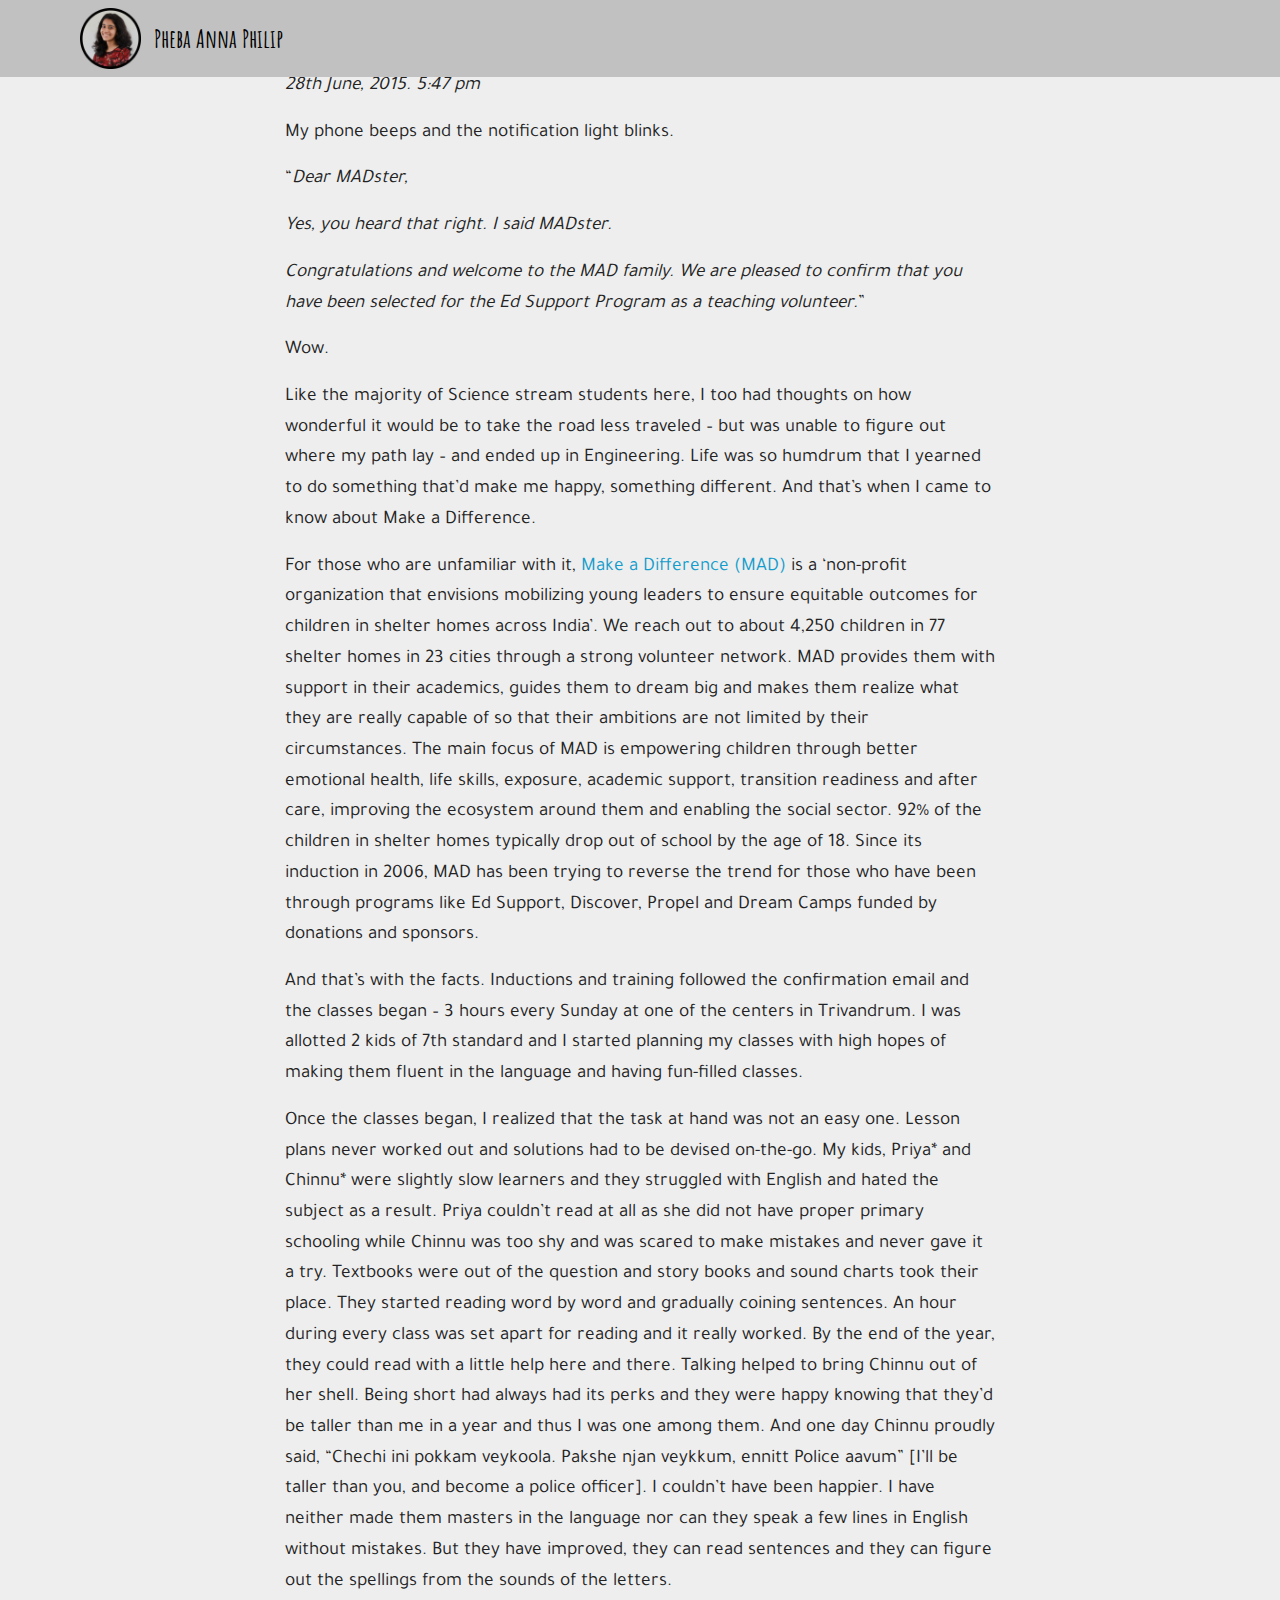
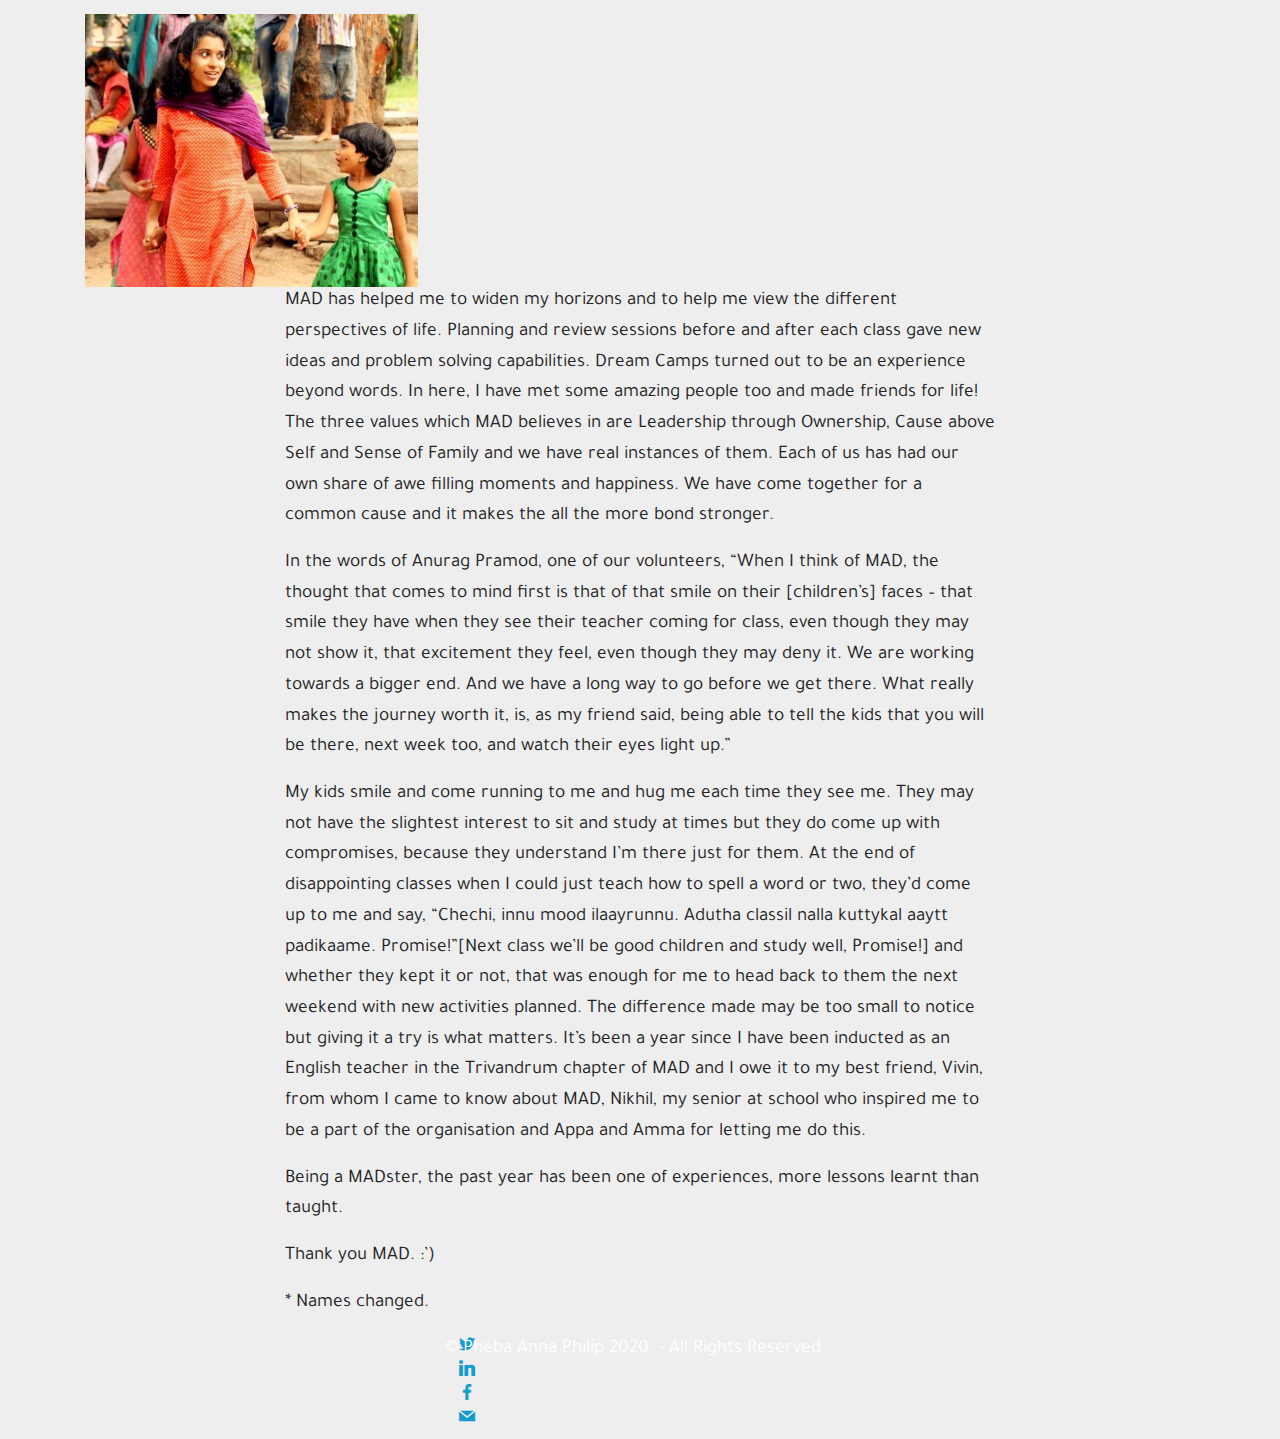
<file: page1.html>
<!DOCTYPE html>
<html  >
<head>
  <!-- Site made with Mobirise Website Builder v4.12.1, https://mobirise.com -->
  <meta charset="UTF-8">
  <meta http-equiv="X-UA-Compatible" content="IE=edge">
  <meta name="generator" content="Mobirise v4.12.1, mobirise.com">
  <meta name="viewport" content="width=device-width, initial-scale=1, minimum-scale=1">
  <link rel="shortcut icon" href="assets/images/picsart-08-16-01.19.48.png" type="image/x-icon">
  <meta name="description" content="Website Maker Description">
  
  <title>Article 1 - Being the spark</title>
  <link rel="stylesheet" href="assets/web/assets/mobirise-icons/mobirise-icons.css">
  <link rel="stylesheet" href="assets/bootstrap/css/bootstrap.min.css">
  <link rel="stylesheet" href="assets/bootstrap/css/bootstrap-grid.min.css">
  <link rel="stylesheet" href="assets/bootstrap/css/bootstrap-reboot.min.css">
  <link rel="stylesheet" href="assets/tether/tether.min.css">
  <link rel="stylesheet" href="assets/dropdown/css/style.css">
  <link rel="stylesheet" href="assets/socicon/css/styles.css">
  <link rel="stylesheet" href="assets/theme/css/style.css">
  <link rel="preload" as="style" href="assets/mobirise/css/mbr-additional.css"><link rel="stylesheet" href="assets/mobirise/css/mbr-additional.css" type="text/css">
  
  
  
</head>
<body>
  <section class="menu cid-s7OPVO41xe" once="menu" id="menu1-6">

    

    <nav class="navbar navbar-expand beta-menu navbar-dropdown align-items-center navbar-toggleable-sm">
        <button class="navbar-toggler navbar-toggler-right" type="button" data-toggle="collapse" data-target="#navbarSupportedContent" aria-controls="navbarSupportedContent" aria-expanded="false" aria-label="Toggle navigation">
            <div class="hamburger">
                <span></span>
                <span></span>
                <span></span>
                <span></span>
            </div>
        </button>
        <div class="menu-logo">
            <div class="navbar-brand">
                <span class="navbar-logo">
                    
                         <img src="assets/images/picsart-08-16-01.19.48.png" alt="Profile Pic" title="Pheba" style="height: 3.8rem;">
                    
                </span>
                <span class="navbar-caption-wrap"><a class="navbar-caption text-black display-4" href="index.html">
                        Pheba Anna Philip</a></span>
            </div>
        </div>
        <div class="collapse navbar-collapse" id="navbarSupportedContent">
            
            
        </div>
    </nav>
</section>

<section class="engine"><a href="https://mobirise.info/y">html site templates</a></section><section class="mbr-section content5 cid-s7OQasEdKp" id="content5-8">

    

    

    <div class="container">
        <div class="media-container-row">
            <div class="title col-12 col-md-8">
                <h2 class="align-center mbr-bold mbr-white pb-3 mbr-fonts-style display-1">
                    Being the Spark</h2>
                
                
                
            </div>
        </div>
    </div>
</section>

<section class="mbr-section article content1 cid-s7OQetqjR0" id="content1-9">
    
     

    <div class="container">
        <div class="media-container-row">
            <div class="mbr-text col-12 mbr-fonts-style display-7 col-md-8"><p><em>28th June, 2015. 5:47 pm
</em></p><p>My phone beeps and the notification light blinks.
</p><p>“<em>Dear MADster,
</em></p><p><em>Yes, you heard that right. I said MADster.
</em></p><p><em>Congratulations and welcome to the MAD family. We are pleased to confirm that you have been selected for the Ed Support Program as a teaching volunteer.</em>”
</p><p>Wow.
</p><p>Like the majority of Science stream students here, I too had thoughts on how wonderful it would be to take the road less traveled – but was unable to figure out where my path lay – and ended up in Engineering. Life was so humdrum that I yearned to do something that’d make me happy, something different. And that’s when I came to know about Make a Difference.</p><p>For those who are unfamiliar with it, <a href="https://makeadiff.in/">Make a Difference (MAD)</a> is a ‘non-profit organization that envisions mobilizing young leaders to ensure equitable outcomes for children in shelter homes across India’. We reach out to about 4,250 children in 77 shelter homes in 23 cities through a strong volunteer network. MAD provides them with support in their academics, guides them to dream big and makes them realize what they are really capable of so that their ambitions are not limited by their circumstances. The main focus of MAD is empowering children through better emotional health, life skills, exposure, academic support, transition readiness and after care, improving the ecosystem around them and enabling the social sector. 92% of the children in shelter homes typically drop out of school by the age of 18. Since its induction in 2006, MAD has been trying to reverse the trend for those who have been through programs like Ed Support, Discover, Propel and Dream Camps funded by donations and sponsors.&nbsp;</p><p>And that’s with the facts. Inductions and training followed the confirmation email and the classes began – 3 hours every Sunday at one of the centers in Trivandrum. I was allotted 2 kids of 7th standard and I started planning my classes with high hopes of making them fluent in the language and having fun-filled classes.
</p><p>Once the classes began, I realized that the task at hand was not an easy one. Lesson plans never worked out and solutions had to be devised on-the-go. My kids, Priya* and Chinnu* were slightly slow learners and they struggled with English and hated the subject as a result. Priya couldn’t read at all as she did not have proper primary schooling while Chinnu was too shy and was scared to make mistakes and never gave it a try. Textbooks were out of the question and story books and sound charts took their place. They started reading word by word and gradually coining sentences. An hour during every class was set apart for reading and it really worked. By the end of the year, they could read with a little help here and there. Talking helped to bring Chinnu out of her shell. Being short had always had its perks and they were happy knowing that they’d be taller than me in a year and thus I was one among them. And one day Chinnu proudly said, “Chechi ini pokkam veykoola. Pakshe njan veykkum, ennitt Police aavum” [I’ll be taller than you, and become a police officer]. I couldn’t have been happier. I have neither made them masters in the language nor can they speak a few lines in English without mistakes. But they have improved, they can read sentences and they can figure out the spellings from the sounds of the letters.
</p></div>
        </div>
    </div>
</section>

<section class="cid-s7OQfrDW66" id="image1-a">

    

    <figure class="mbr-figure container">
        <div class="image-block" style="width: 30%;">
            <img src="assets/images/lolmdlol-2.jpg" width="1400" alt="Picture" title="At the shelter">
            
        </div>
    </figure>
</section>

<section class="mbr-section article content1 cid-s7OQgeqdST" id="content1-b">
    
     

    <div class="container">
        <div class="media-container-row">
            <div class="mbr-text col-12 mbr-fonts-style display-7 col-md-8"><p>MAD has helped me to widen my horizons and to help me view the different perspectives of life. Planning and review sessions before and after each class gave new ideas and problem solving capabilities. Dream Camps turned out to be an experience beyond words. In here, I have met some amazing people too and made friends for life! The three values which MAD believes in are Leadership through Ownership, Cause above Self and Sense of Family and we have real instances of them. Each of us has had our own share of awe filling moments and happiness. We have come together for a common cause and it makes the all the more bond stronger.
</p><p>In the words of Anurag Pramod, one of our volunteers, “When I think of MAD, the thought that comes to mind first is that of that smile on their [children’s] faces – that smile they have when they see their teacher coming for class, even though they may not show it, that excitement they feel, even though they may deny it. We are working towards a bigger end. And we have a long way to go before we get there. What really makes the journey worth it, is, as my friend said, being able to tell the kids that you will be there, next week too, and watch their eyes light up.”
</p><p>My kids smile and come running to me and hug me each time they see me. They may not have the slightest interest to sit and study at times but they do come up with compromises, because they understand I’m there just for them. At the end of disappointing classes when I could just teach how to spell a word or two, they’d come up to me and say, “Chechi, innu mood ilaayrunnu. Adutha classil nalla kuttykal aaytt padikaame. Promise!”[Next class we’ll be good children and study well, Promise!] and whether they kept it or not, that was enough for me to head back to them the next weekend with new activities planned. The difference made may be too small to notice but giving it a try is what matters. It’s been a year since I have been inducted as an English teacher in the Trivandrum chapter of MAD and I owe it to my best friend, Vivin, from whom I came to know about MAD, Nikhil, my senior at school who inspired me to be a part of the organisation and Appa and Amma for letting me do this.
</p><p>Being a MADster, the past year has been one of experiences, more lessons learnt than taught.
</p><p>Thank you MAD. :’)
</p><p>* Names changed.</p></div>
        </div>
    </div>
</section>

<section once="footers" class="cid-s7OQ0UA7qo" id="footer7-7">

    

    

    <div class="container">
        <div class="media-container-row align-center mbr-white">
            
            <div class="row social-row">
                <div class="social-list align-right pb-2">
                    
                    
                    
                    
                    
                    
                <div class="soc-item">
                        <a href="https://twitter.com/anna_pheba" target="_blank">
                            <span class="mbr-iconfont mbr-iconfont-social socicon-twitter socicon"></span>
                        </a>
                    </div><div class="soc-item">
                        <a href="https://www.linkedin.com/in/pheba-anna-philip/" target="_blank">
                            <span class="mbr-iconfont mbr-iconfont-social socicon-linkedin socicon"></span>
                        </a>
                    </div><div class="soc-item">
                        <a href="https://www.linkedin.com/in/pheba-anna-philip/" target="_blank">
                            <span class="mbr-iconfont mbr-iconfont-social socicon-facebook socicon"></span>
                        </a>
                    </div><div class="soc-item">
                        <a href="mailto:hello@phebaphilip.com">
                            <span class="mbr-iconfont mbr-iconfont-social socicon-mail socicon"></span>
                        </a>
                    </div></div>
            </div>
            <div class="row row-copirayt">
                <p class="mbr-text mb-0 mbr-fonts-style mbr-white align-center display-7">© Pheba Anna Philip 2020 &nbsp;- All Rights Reserved
                </p>
            </div>
        </div>
    </div>
</section>


  <script src="assets/web/assets/jquery/jquery.min.js"></script>
  <script src="assets/popper/popper.min.js"></script>
  <script src="assets/bootstrap/js/bootstrap.min.js"></script>
  <script src="assets/tether/tether.min.js"></script>
  <script src="assets/smoothscroll/smooth-scroll.js"></script>
  <script src="assets/dropdown/js/nav-dropdown.js"></script>
  <script src="assets/dropdown/js/navbar-dropdown.js"></script>
  <script src="assets/touchswipe/jquery.touch-swipe.min.js"></script>
  <script src="assets/theme/js/script.js"></script>
  
  
</body>
</html>
</file>
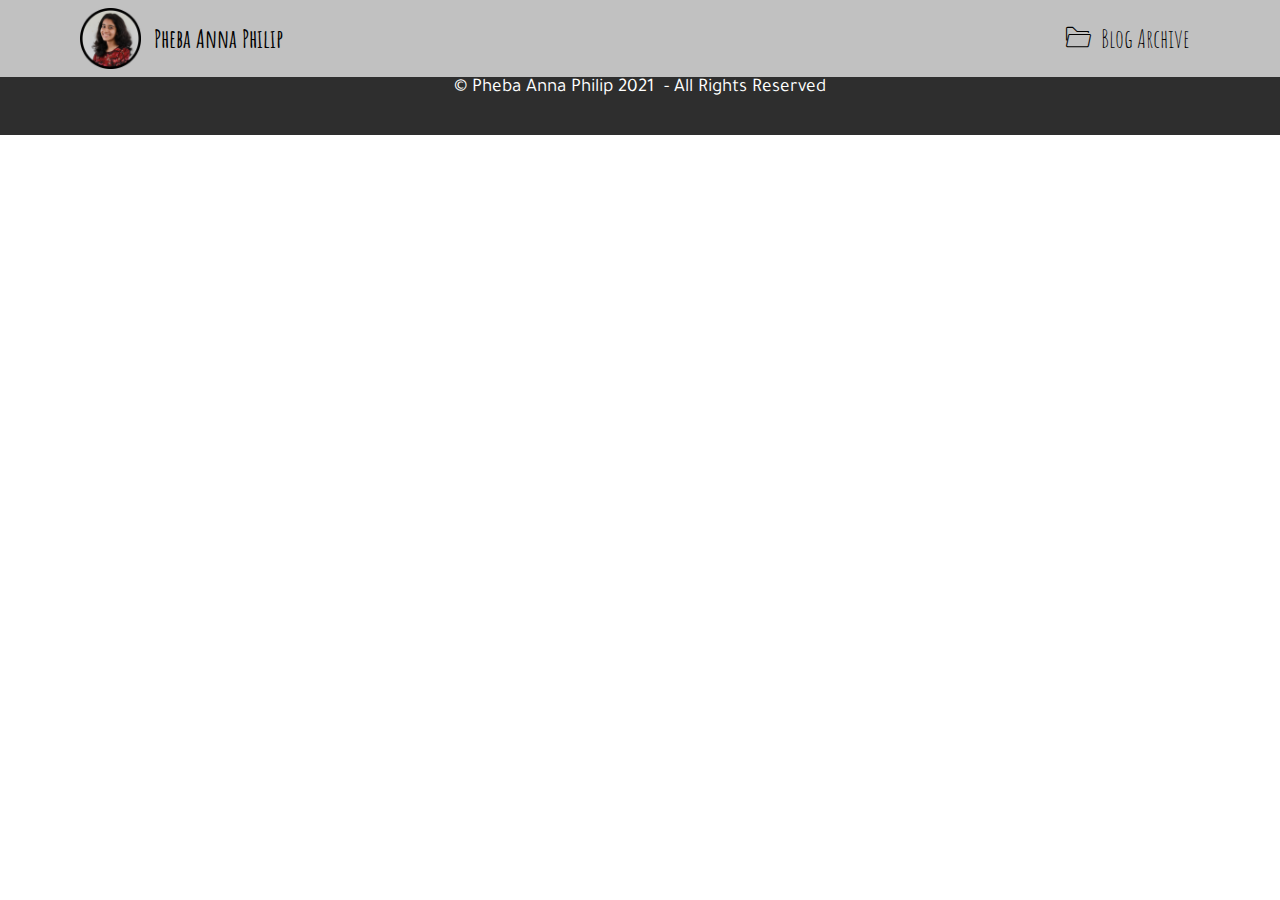
<file: page4.html>
<!DOCTYPE html>
<html  >
<head>
  <!-- Site made with Mobirise Website Builder v4.12.1, https://mobirise.com -->
  <meta charset="UTF-8">
  <meta http-equiv="X-UA-Compatible" content="IE=edge">
  <meta name="generator" content="Mobirise v4.12.1, mobirise.com">
  <meta name="viewport" content="width=device-width, initial-scale=1, minimum-scale=1">
  <link rel="shortcut icon" href="assets/images/picsart-08-16-01.19.48.png" type="image/x-icon">
  <meta name="description" content="Web Page Maker Description">
  
  <title>About Me | Pheba</title>
  <link rel="stylesheet" href="assets/web/assets/mobirise-icons/mobirise-icons.css">
  <link rel="stylesheet" href="assets/bootstrap/css/bootstrap.min.css">
  <link rel="stylesheet" href="assets/bootstrap/css/bootstrap-grid.min.css">
  <link rel="stylesheet" href="assets/bootstrap/css/bootstrap-reboot.min.css">
  <link rel="stylesheet" href="assets/socicon/css/styles.css">
  <link rel="stylesheet" href="assets/tether/tether.min.css">
  <link rel="stylesheet" href="assets/animatecss/animate.min.css">
  <link rel="stylesheet" href="assets/dropdown/css/style.css">
  <link rel="stylesheet" href="assets/theme/css/style.css">
  <link rel="preload" as="style" href="assets/mobirise/css/mbr-additional.css"><link rel="stylesheet" href="assets/mobirise/css/mbr-additional.css" type="text/css">
  
  
  
</head>
<body>

<!-- Analytics -->
<!-- Global site tag (gtag.js) - Google Analytics -->
<script async src="https://www.googletagmanager.com/gtag/js?id=UA-175523089-1"></script>
<script>
  window.dataLayer = window.dataLayer || [];
  function gtag(){dataLayer.push(arguments);}
  gtag('js', new Date());

  gtag('config', 'UA-175523089-1');
</script>
<!-- /Analytics -->


  <section class="menu cid-s7OPVO41xe" once="menu" id="menu1-1j">

    

    <nav class="navbar navbar-expand beta-menu navbar-dropdown align-items-center navbar-toggleable-sm">
        <button class="navbar-toggler navbar-toggler-right" type="button" data-toggle="collapse" data-target="#navbarSupportedContent" aria-controls="navbarSupportedContent" aria-expanded="false" aria-label="Toggle navigation">
            <div class="hamburger">
                <span></span>
                <span></span>
                <span></span>
                <span></span>
            </div>
        </button>
        <div class="menu-logo">
            <div class="navbar-brand">
                <span class="navbar-logo">
                    
                         <img src="assets/images/picsart-08-16-01.19.48.png" alt="Profile Pic" title="Pheba" style="height: 3.8rem;">
                    
                </span>
                <span class="navbar-caption-wrap"><a class="navbar-caption text-black display-4" href="index.html">
                        Pheba Anna Philip</a></span>
            </div>
        </div>
        <div class="collapse navbar-collapse" id="navbarSupportedContent">
            <ul class="navbar-nav nav-dropdown nav-right" data-app-modern-menu="true"><li class="nav-item"><a class="nav-link link text-black display-4" href="index.html#features17-3"><span class="mbri-opened-folder mbr-iconfont mbr-iconfont-btn" style="font-size: 25px;"></span>Blog Archive</a></li></ul>
            
        </div>
    </nav>
</section>

<section class="engine"><a href="https://mobirise.info/k">how to develop own website</a></section><section once="footers" class="cid-s7PtS3m5rQ" id="footer7-1k">

    

    

    <div class="container">
        <div class="media-container-row align-center mbr-white">
            
            <div class="row social-row">
                <div class="social-list align-right pb-2">
                    
                    
                    
                    
                    
                    
                <div class="soc-item">
                        <a href="https://twitter.com/anna_pheba" target="_blank">
                            <span class="mbr-iconfont mbr-iconfont-social socicon-twitter socicon"></span>
                        </a>
                    </div><div class="soc-item">
                        <a href="https://www.linkedin.com/in/pheba-anna-philip/" target="_blank">
                            <span class="mbr-iconfont mbr-iconfont-social socicon-linkedin socicon"></span>
                        </a>
                    </div><div class="soc-item">
                        <a href="mailto:hello@phebaphilip.com">
                            <span class="mbr-iconfont mbr-iconfont-social socicon-mail socicon"></span>
                        </a>
                    </div></div>
            </div>
            <div class="row row-copirayt">
                <p class="mbr-text mb-0 mbr-fonts-style mbr-white align-center display-7">© Pheba Anna Philip 2021 &nbsp;- All Rights Reserved
                </p>
            </div>
        </div>
    </div>
</section>


  <script src="assets/web/assets/jquery/jquery.min.js"></script>
  <script src="assets/popper/popper.min.js"></script>
  <script src="assets/bootstrap/js/bootstrap.min.js"></script>
  <script src="assets/smoothscroll/smooth-scroll.js"></script>
  <script src="assets/tether/tether.min.js"></script>
  <script src="assets/touchswipe/jquery.touch-swipe.min.js"></script>
  <script src="assets/viewportchecker/jquery.viewportchecker.js"></script>
  <script src="assets/dropdown/js/nav-dropdown.js"></script>
  <script src="assets/dropdown/js/navbar-dropdown.js"></script>
  <script src="assets/theme/js/script.js"></script>
  
  
 <div id="scrollToTop" class="scrollToTop mbr-arrow-up"><a style="text-align: center;"><i class="mbr-arrow-up-icon mbr-arrow-up-icon-cm cm-icon cm-icon-smallarrow-up"></i></a></div>
    <input name="animation" type="hidden">
  </body>
</html>
</file>
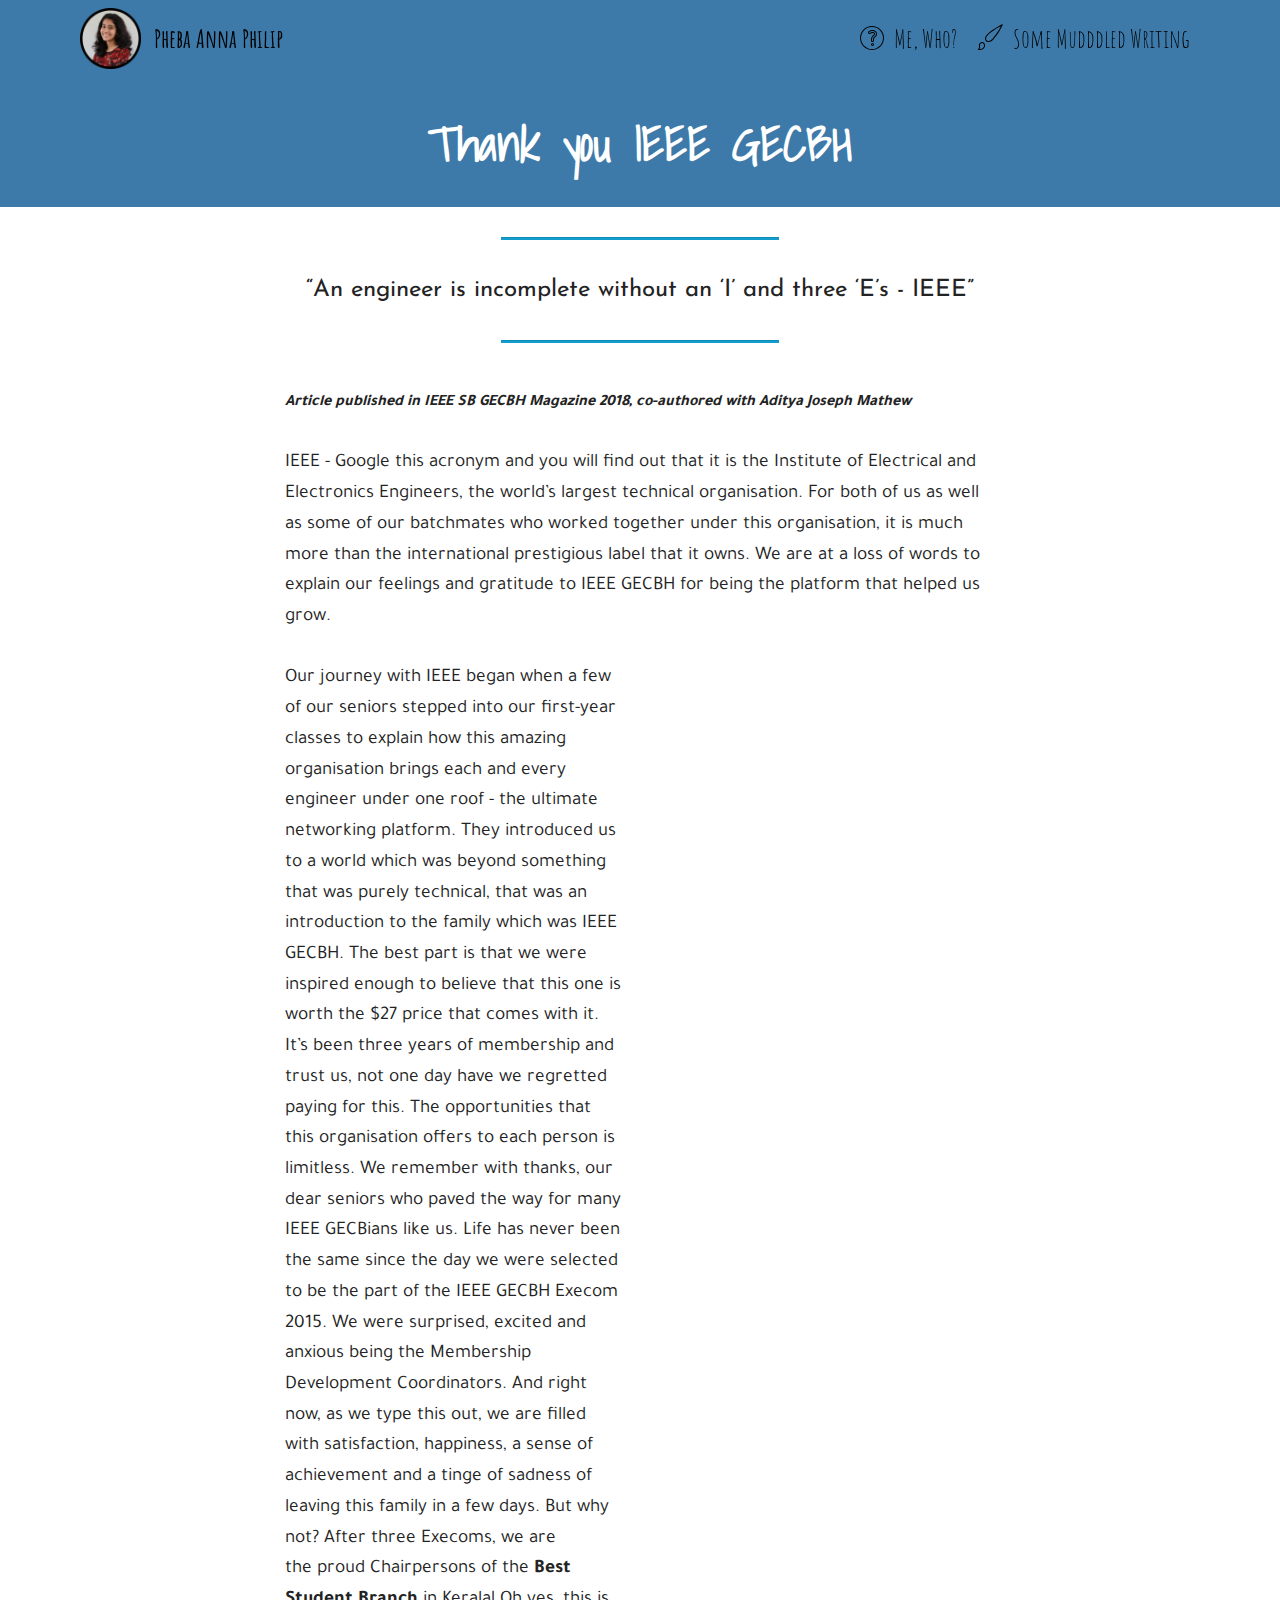
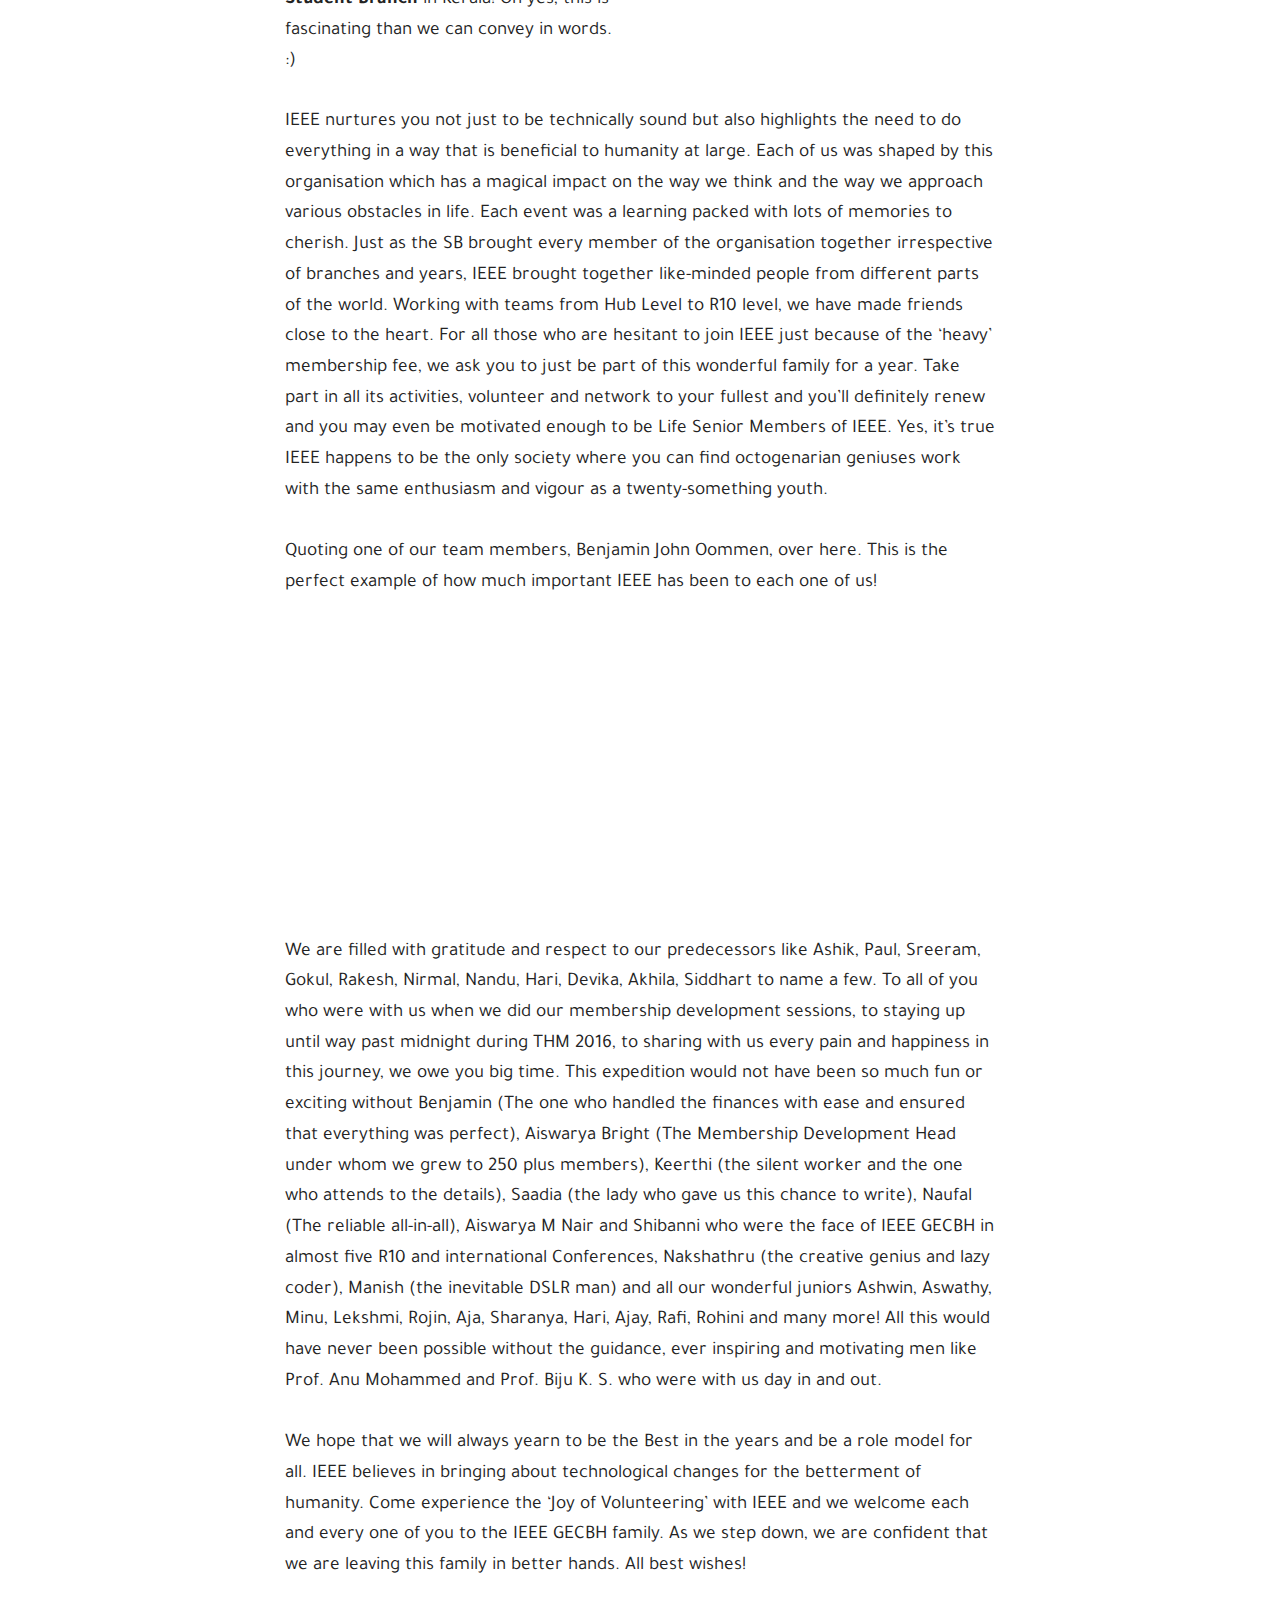
<file: thankyou_ieeegecbh.html>
<!DOCTYPE html>
<html  >
<head>
  <!-- Site made with Mobirise Website Builder v4.12.1, https://mobirise.com -->
  <meta charset="UTF-8">
  <meta http-equiv="X-UA-Compatible" content="IE=edge">
  <meta name="generator" content="Mobirise v4.12.1, mobirise.com">
  <meta name="twitter:card" content="summary_large_image"/>
  <meta name="twitter:image:src" content="assets/images/thankyou_ieeegecbh-meta.jpg">
  <meta property="og:image" content="assets/images/thankyou_ieeegecbh-meta.jpg">
  <meta name="twitter:title" content="Thank you IEEE GECBH | April 2018">
  <meta name="viewport" content="width=device-width, initial-scale=1, minimum-scale=1">
  <link rel="shortcut icon" href="assets/images/picsart-08-16-01.19.48.png" type="image/x-icon">
  <meta name="description" content="">
  
  <title>Thank you IEEE GECBH | April 2018</title>
  <link rel="stylesheet" href="assets/web/assets/mobirise-icons/mobirise-icons.css">
  <link rel="stylesheet" href="assets/bootstrap/css/bootstrap.min.css">
  <link rel="stylesheet" href="assets/bootstrap/css/bootstrap-grid.min.css">
  <link rel="stylesheet" href="assets/bootstrap/css/bootstrap-reboot.min.css">
  <link rel="stylesheet" href="assets/socicon/css/styles.css">
  <link rel="stylesheet" href="assets/tether/tether.min.css">
  <link rel="stylesheet" href="assets/animatecss/animate.min.css">
  <link rel="stylesheet" href="assets/dropdown/css/style.css">
  <link rel="stylesheet" href="assets/theme/css/style.css">
  <link rel="preload" as="style" href="assets/mobirise/css/mbr-additional.css"><link rel="stylesheet" href="assets/mobirise/css/mbr-additional.css" type="text/css">
  
  
  
</head>
<body>

<!-- Analytics -->
<!-- Global site tag (gtag.js) - Google Analytics -->
<script async src="https://www.googletagmanager.com/gtag/js?id=UA-175523089-1"></script>
<script>
  window.dataLayer = window.dataLayer || [];
  function gtag(){dataLayer.push(arguments);}
  gtag('js', new Date());

  gtag('config', 'UA-175523089-1');
</script>
<!-- /Analytics -->


  <section class="menu cid-s7PHvWjdAt" once="menu" id="menu1-r">

    

    <nav class="navbar navbar-expand beta-menu navbar-dropdown align-items-center navbar-fixed-top navbar-toggleable-sm bg-color transparent">
        <button class="navbar-toggler navbar-toggler-right" type="button" data-toggle="collapse" data-target="#navbarSupportedContent" aria-controls="navbarSupportedContent" aria-expanded="false" aria-label="Toggle navigation">
            <div class="hamburger">
                <span></span>
                <span></span>
                <span></span>
                <span></span>
            </div>
        </button>
        <div class="menu-logo">
            <div class="navbar-brand">
                <span class="navbar-logo">
                    
                         <a href="index.html"><img src="assets/images/picsart-08-16-01.19.48.png" alt="Profile Pic" title="Pheba" style="height: 3.8rem;"></a>
                    
                </span>
                <span class="navbar-caption-wrap"><a class="navbar-caption text-black display-4" href="index.html">
                        Pheba Anna Philip</a></span>
            </div>
        </div>
        <div class="collapse navbar-collapse" id="navbarSupportedContent">
            <ul class="navbar-nav nav-dropdown nav-right" data-app-modern-menu="true"><li class="nav-item"><a class="nav-link link text-black display-4" href="about.html"><span class="mbri-question mbr-iconfont mbr-iconfont-btn" style="font-size: 24px;"></span>Me, Who?</a></li><li class="nav-item"><a class="nav-link link text-black display-4" href="themuddledwriter.html"><span class="mbri-change-style mbr-iconfont mbr-iconfont-btn" style="font-size: 25px;"></span>Some Mudddled Writing</a></li></ul>
            
        </div>
    </nav>
</section>

<section class="engine"><a href="https://mobirise.info/x">css templates</a></section><section class="mbr-section content5 cid-s7PHvX85tz" id="content5-s">

    

    

    <div class="container">
        <div class="media-container-row">
            <div class="title col-12 col-md-8">
                <h2 class="align-center mbr-bold mbr-white pb-3 mbr-fonts-style display-1">
                    Thank you IEEE GECBH</h2>
                
                
                
            </div>
        </div>
    </div>
</section>

<section class="mbr-section article content9 cid-s7PHvXYxCW" id="content9-t">
    
     

    <div class="container">
        <div class="inner-container" style="width: 100%;">
            <hr class="line" style="width: 25%;">
            <div class="section-text align-center mbr-fonts-style display-5">“An engineer is incomplete without an ‘I’ and three ‘E’s - IEEE”</div>
            <hr class="line" style="width: 25%;">
        </div>
        </div>
</section>

<section class="mbr-section article content1 cid-s7PHvYtqVr" id="content1-u">
    
     

    <div class="container">
        <div class="media-container-row">
            <div class="mbr-text col-12 mbr-fonts-style display-7 col-md-8"><div><span style="font-size: 16px;"><strong><em>Article published in IEEE SB GECBH Magazine 2018, co-authored with Aditya Joseph Mathew</em></strong></span></div><div><br></div><div>IEEE - Google this acronym and you will find out that it is the Institute of Electrical and Electronics Engineers, the world’s largest technical organisation. For both of us as well as some of our batchmates who worked together under this organisation, it is much more than the international prestigious label that it owns. We are at a loss of words to explain our feelings and gratitude to IEEE GECBH for being the platform that helped us grow.</div></div>
        </div>
    </div>
</section>

<section class="mbr-section content6 cid-s7PHvZ9mTz" id="content6-v">
    
     
    
    <div class="container">
        <div class="media-container-row">
            <div class="col-12 col-md-8">
                <div class="media-container-row">
                    <div class="mbr-figure" style="width: 100%;">
                      <img src="assets/images/26685349-1138541419615701-3829823279013595247-o-650x920.jpg" alt="Mobirise" title="">  
                    </div>
                    <div class="media-content">
                        <div class="mbr-section-text">
                            <p class="mbr-text mb-0 mbr-fonts-style display-7"><br>Our journey with IEEE began when a few of our seniors stepped into our first-year classes to explain how this amazing organisation brings each and every engineer under one roof - the
ultimate networking platform. They introduced us to a world which was beyond something that
was purely technical, that was an introduction to the family which was IEEE GECBH. The best part
is that we were inspired enough to believe that this one is worth the $27 price that comes with it.
It’s been three years of membership and trust us, not one day have we regretted paying for this.
The opportunities that this organisation offers to each person is limitless. We remember with
thanks, our dear seniors who paved the way for many IEEE GECBians like us. Life has never been the same since the day we were selected to be the part of the IEEE GECBH Execom 2015. We were surprised, excited and anxious being the Membership Development Coordinators. And right
now, as we type this out, we are filled with satisfaction, happiness, a sense of achievement and a
tinge of sadness of leaving this family in a few days. But why not? After three Execoms, we are
<br>the proud Chairpersons of the <strong>Best Student Branch</strong> in Kerala! Oh yes, this is fascinating than we can convey in words. :)&nbsp;</p>
                        </div>
                    </div>
                </div>
            </div>
        </div>
    </div>
</section>

<section class="mbr-section article content1 cid-s7PHvZE2ho" id="content1-w">
    
     

    <div class="container">
        <div class="media-container-row">
            <div class="mbr-text col-12 mbr-fonts-style display-7 col-md-8">IEEE nurtures you not just to be technically sound but also highlights the need to do everything in a way that is beneficial to humanity at large. Each of us was shaped by this organisation which has a magical impact on the way we think and the way we approach various obstacles in life. Each event was a learning packed with lots of memories to cherish. Just as the SB brought every member of the organisation together irrespective of branches and years, IEEE brought together like-minded people from different parts of the world. Working with teams from Hub Level to R10 level, we have made friends close to the heart. For all those who are hesitant to join IEEE just because of the ‘heavy’ membership fee, we ask you to just be part of this wonderful family for a year. Take part in all its activities, volunteer and network to your fullest and you’ll definitely renew and you may even be motivated enough to be Life Senior Members of IEEE. Yes, it’s true IEEE happens to be the only society where you can find octogenarian geniuses work with the same enthusiasm and vigour as a twenty-something youth.<br><div><br></div><div>
</div><div>
</div><div>Quoting one of our team members, Benjamin John Oommen, over here. This is the perfect example of how much important IEEE has been to each one of us!</div><div><br></div><div>
</div><div>
</div><div><em>“From being a lazy kid in the first year, if I have changed enough to be part of the College Union and organise events with confidence, the reason is this - I decided to take that IEEE membership at the end of my first year. The first official platform that not only showcased the importance of professionalism but also provided umpteen opportunities to practice it and grow up as a person and an Engineer. Handling insane situations, last-minute troubles, finance and logistics with patience is an art. This is where I started learning them - the beginning. I have understood that the #JoyOfVolunteering is the satisfaction we enjoy, the memories made and the learning from experiences after each successful event. Thank you, IEEE!”</em></div><div><em><br></em></div><div><em>
</em></div><div>
</div><div>We are filled with gratitude and respect to our predecessors like Ashik, Paul, Sreeram, Gokul, Rakesh, Nirmal, Nandu, Hari, Devika, Akhila, Siddhart to name a few. To all of you who were with us when we did our membership development sessions, to staying up until way past midnight during THM 2016, to sharing with us every pain and happiness in this journey, we owe you big time. This expedition would not have been so much fun or exciting without Benjamin (The one who handled the finances with ease and ensured that everything was perfect), Aiswarya Bright (The Membership Development Head under whom we grew to 250 plus members), Keerthi (the silent worker and the one who attends to the details), Saadia (the lady who gave us this chance to write), Naufal (The reliable all-in-all), Aiswarya M Nair and Shibanni who were the face of IEEE GECBH in almost five R10 and international Conferences, Nakshathru (the creative genius and lazy coder), Manish (the inevitable DSLR man) and all our wonderful juniors Ashwin, Aswathy, Minu, Lekshmi, Rojin, Aja, Sharanya, Hari, Ajay, Rafi, Rohini and many more! All this would have never been possible without the guidance, ever inspiring and motivating men like Prof. Anu Mohammed and Prof. Biju K. S. who were with us day in and out.</div><div><br></div><div>
</div><div>
</div><div>We hope that we will always yearn to be the Best in the years and be a role model for all. IEEE believes in bringing about technological changes for the betterment of humanity. Come experience the ‘Joy of Volunteering’ with IEEE and we welcome each and every one of you to the IEEE GECBH family. As we step down, we are confident that we are leaving this family in better hands. All best wishes!</div></div>
        </div>
    </div>
</section>

<section class="mbr-section article content1 cid-s7PMICEO8K" id="content1-19">
    
     

    <div class="container">
        <div class="media-container-row">
            <div class="mbr-text col-12 mbr-fonts-style display-7 col-md-8"><p>Aditya Joseph Mathew (Chairperson, IEEE GECBH 2017-18)
<span style="font-size: 1.2rem;"></span></p><p>Pheba Anna Philip (Chairperson, WIE AG - IEEE GECBH 2017-18)</p></div>
        </div>
    </div>
</section>

<section class="cid-s7PHw0d6om" id="image4-x">
    <!-- Block parameters controls (Blue "Gear" panel) -->
    
    <!-- End block parameters -->
    <div class="container images-container">
            <div class="media-container-row" style="width: 80%;">
                <div class="img-item item1" style="width: 82%;">
                    <img src="assets/images/30814126-1211635492306293-8545563863108575033-o-858x572.jpeg" alt="" title="">
                    
                </div>
                <div class="img-item">
                    <img src="assets/images/30171275-1211635665639609-5373134777316455832-o-854x569.jpeg" alt="" title="">
                    
                </div>
            </div>
    </div>
</section>

<section once="footers" class="cid-s7PHw1IAKO" id="footer7-z">

    

    

    <div class="container">
        <div class="media-container-row align-center mbr-white">
            <div class="row row-links">
                <ul class="foot-menu">
                    
                    
                    
                    
                    
                <li class="foot-menu-item mbr-fonts-style display-7">
                        <a class="text-white mbr-bold" href="index.html#form3-2q" target="_blank">Subscribe</a></li><li class="foot-menu-item mbr-fonts-style display-7"><a class="text-white mbr-bold" href="index.html#form1-1t" target="_blank">Leave a message</a></li></ul>
            </div>
            <div class="row social-row">
                <div class="social-list align-right pb-2">
                    
                    
                    
                    
                    
                    
                <div class="soc-item">
                        <a href="https://twitter.com/phebaaa" target="_blank">
                            <span class="mbr-iconfont mbr-iconfont-social socicon-twitter socicon"></span>
                        </a>
                    </div><div class="soc-item">
                        <a href="https://www.linkedin.com/in/pheba-anna-philip/" target="_blank">
                            <span class="mbr-iconfont mbr-iconfont-social socicon-linkedin socicon"></span>
                        </a>
                    </div><div class="soc-item">
                        <a href="mailto:hello@phebaphilip.com">
                            <span class="mbr-iconfont mbr-iconfont-social socicon-mail socicon"></span>
                        </a>
                    </div><div class="soc-item">
                        <a href="https://www.goodreads.com/user/show/135963367-pheba-anna-philip" target="_blank">
                            <span class="mbr-iconfont mbr-iconfont-social socicon-goodreads socicon"></span>
                        </a>
                    </div></div>
            </div>
            <div class="row row-copirayt">
                <p class="mbr-text mb-0 mbr-fonts-style mbr-white align-center display-7">© Pheba Anna Philip 2021 &nbsp;- All Rights Reserved
                </p>
            </div>
        </div>
    </div>
</section>


  <script src="assets/web/assets/jquery/jquery.min.js"></script>
  <script src="assets/popper/popper.min.js"></script>
  <script src="assets/bootstrap/js/bootstrap.min.js"></script>
  <script src="assets/smoothscroll/smooth-scroll.js"></script>
  <script src="assets/tether/tether.min.js"></script>
  <script src="assets/touchswipe/jquery.touch-swipe.min.js"></script>
  <script src="assets/viewportchecker/jquery.viewportchecker.js"></script>
  <script src="assets/dropdown/js/nav-dropdown.js"></script>
  <script src="assets/dropdown/js/navbar-dropdown.js"></script>
  <script src="assets/theme/js/script.js"></script>
  
  
  <input name="animation" type="hidden">
   <div id="scrollToTop" class="scrollToTop mbr-arrow-up"><a style="text-align: center;"><i class="mbr-arrow-up-icon mbr-arrow-up-icon-cm cm-icon cm-icon-smallarrow-up"></i></a></div>
  </body>
</html>
</file>
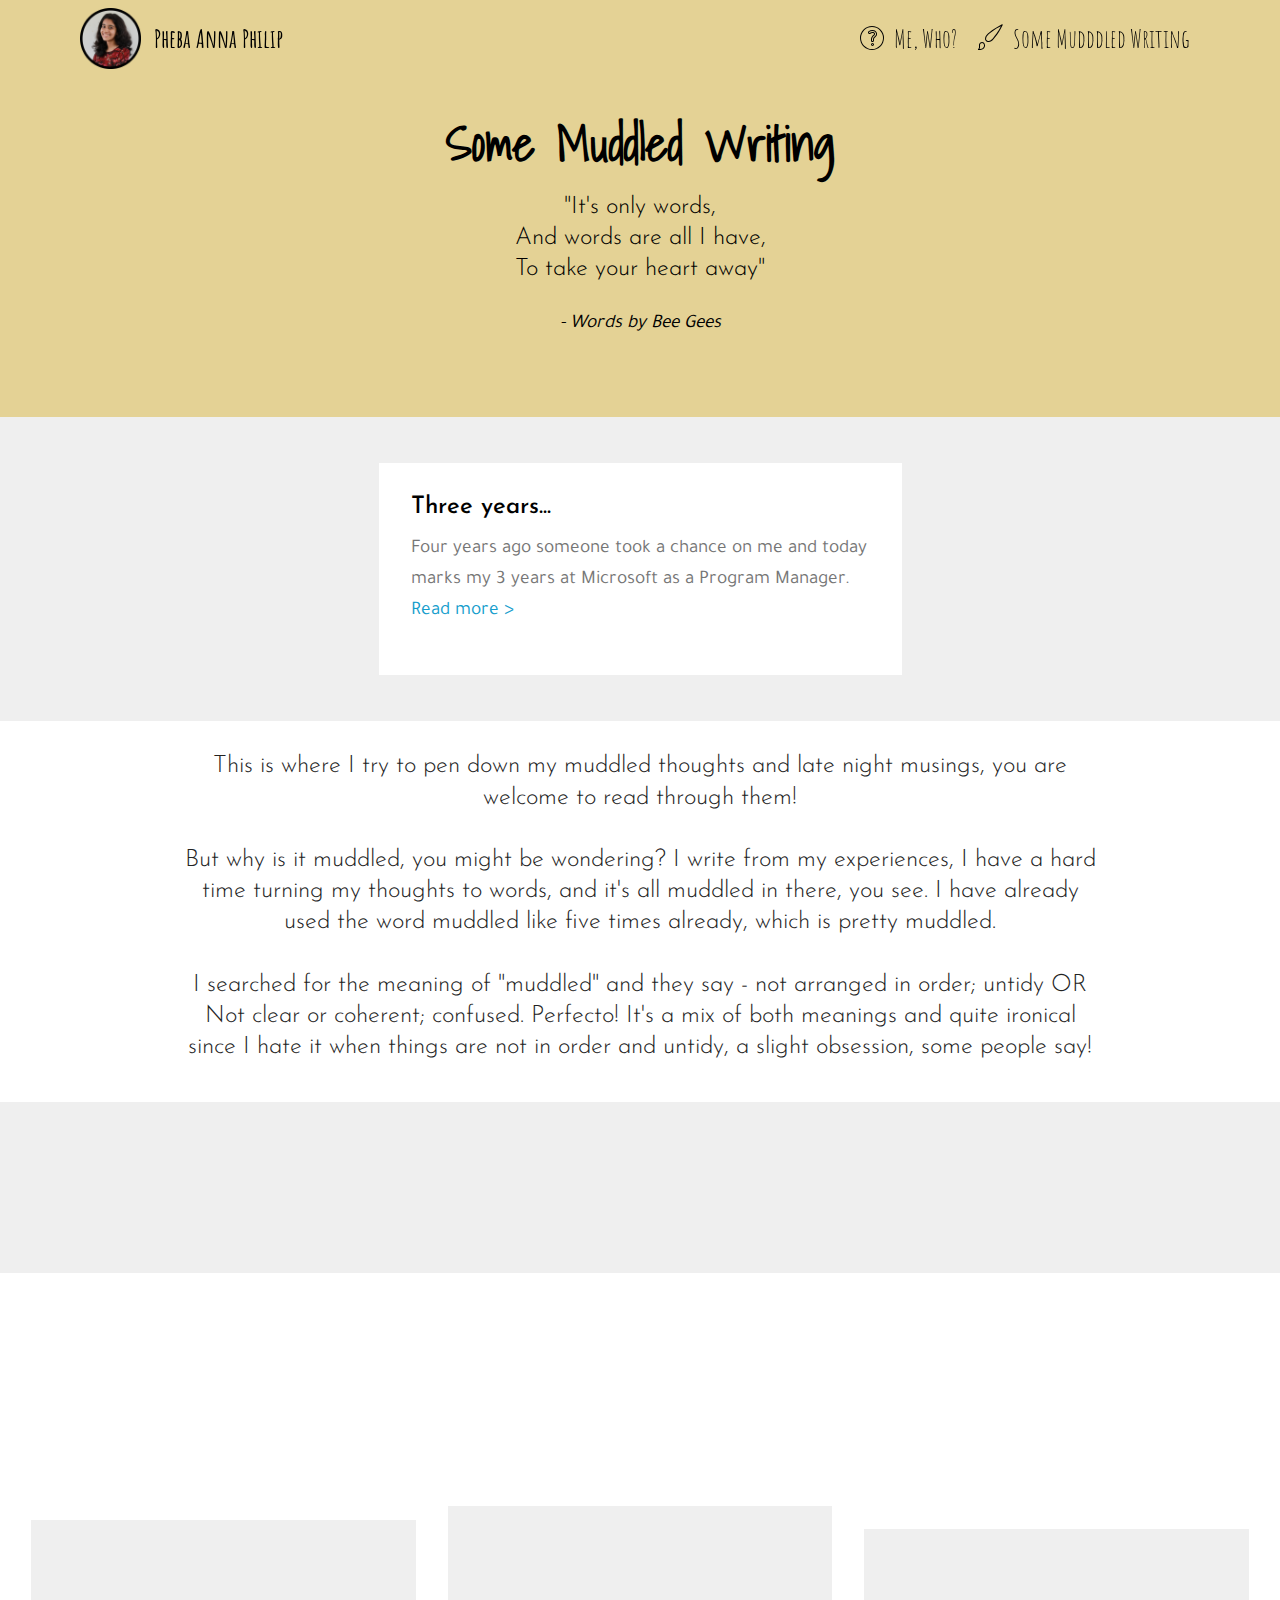
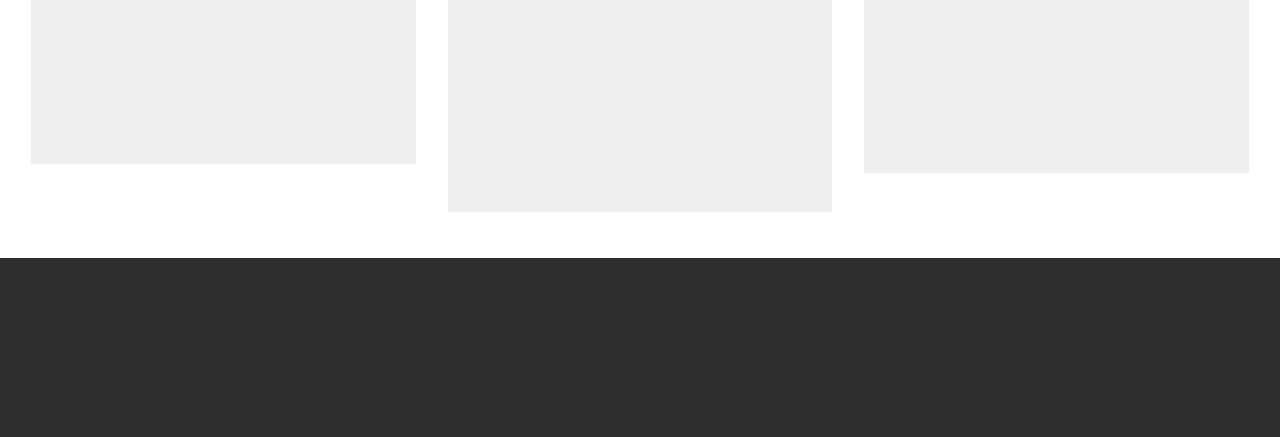
<file: themuddledwriter.html>
<!DOCTYPE html>
<html  >
<head>
  <!-- Site made with Mobirise Website Builder v4.12.1, https://mobirise.com -->
  <meta charset="UTF-8">
  <meta http-equiv="X-UA-Compatible" content="IE=edge">
  <meta name="generator" content="Mobirise v4.12.1, mobirise.com">
  <meta name="viewport" content="width=device-width, initial-scale=1, minimum-scale=1">
  <link rel="shortcut icon" href="assets/images/picsart-08-16-01.19.48.png" type="image/x-icon">
  <meta name="description" content="This is where I try to pen down my muddled thoughts and late night musings, you are welcome to muddle through them!">
  
  <title>Some Muddled Writing</title>
  <link rel="stylesheet" href="assets/web/assets/mobirise-icons/mobirise-icons.css">
  <link rel="stylesheet" href="assets/bootstrap/css/bootstrap.min.css">
  <link rel="stylesheet" href="assets/bootstrap/css/bootstrap-grid.min.css">
  <link rel="stylesheet" href="assets/bootstrap/css/bootstrap-reboot.min.css">
  <link rel="stylesheet" href="assets/socicon/css/styles.css">
  <link rel="stylesheet" href="assets/tether/tether.min.css">
  <link rel="stylesheet" href="assets/animatecss/animate.min.css">
  <link rel="stylesheet" href="assets/dropdown/css/style.css">
  <link rel="stylesheet" href="assets/theme/css/style.css">
  <link rel="preload" as="style" href="assets/mobirise/css/mbr-additional.css"><link rel="stylesheet" href="assets/mobirise/css/mbr-additional.css" type="text/css">
  
  
  
</head>
<body>

<!-- Analytics -->
<!-- Global site tag (gtag.js) - Google Analytics -->
<script async src="https://www.googletagmanager.com/gtag/js?id=UA-175523089-1"></script>
<script>
  window.dataLayer = window.dataLayer || [];
  function gtag(){dataLayer.push(arguments);}
  gtag('js', new Date());

  gtag('config', 'UA-175523089-1');
</script>
<!-- /Analytics -->


  <section class="menu cid-sBlAkiI8B7" once="menu" id="menu1-29">

    

    <nav class="navbar navbar-expand beta-menu navbar-dropdown align-items-center navbar-fixed-top navbar-toggleable-sm bg-color transparent">
        <button class="navbar-toggler navbar-toggler-right" type="button" data-toggle="collapse" data-target="#navbarSupportedContent" aria-controls="navbarSupportedContent" aria-expanded="false" aria-label="Toggle navigation">
            <div class="hamburger">
                <span></span>
                <span></span>
                <span></span>
                <span></span>
            </div>
        </button>
        <div class="menu-logo">
            <div class="navbar-brand">
                <span class="navbar-logo">
                    
                         <a href="index.html"><img src="assets/images/picsart-08-16-01.19.48.png" alt="Profile Pic" title="Pheba" style="height: 3.8rem;"></a>
                    
                </span>
                <span class="navbar-caption-wrap"><a class="navbar-caption text-black display-4" href="index.html">
                        Pheba Anna Philip</a></span>
            </div>
        </div>
        <div class="collapse navbar-collapse" id="navbarSupportedContent">
            <ul class="navbar-nav nav-dropdown nav-right" data-app-modern-menu="true"><li class="nav-item"><a class="nav-link link text-black display-4" href="about.html"><span class="mbri-question mbr-iconfont mbr-iconfont-btn" style="font-size: 24px;"></span>Me, Who?</a></li><li class="nav-item"><a class="nav-link link text-black display-4" href="themuddledwriter.html"><span class="mbri-change-style mbr-iconfont mbr-iconfont-btn" style="font-size: 25px;"></span>Some Mudddled Writing</a></li></ul>
            
        </div>
    </nav>
</section>

<section class="engine"><a href="https://mobirise.info/a">online web builder</a></section><section class="mbr-section content5 cid-sBlAkjw1Ot" id="content5-2a">

    

    

    <div class="container">
        <div class="media-container-row">
            <div class="title col-12 col-md-8">
                <h2 class="align-center mbr-bold mbr-white pb-3 mbr-fonts-style display-1">Some Muddled Writing</h2>
                <h3 class="mbr-section-subtitle align-center mbr-light mbr-white pb-3 mbr-fonts-style display-5">"It's only words,<br>And words are all I have,<br>To take your heart away"</h3>
                <p class="mbr-text align-center mbr-white pb-3 mbr-fonts-style display-7"><em>
                    - Words by Bee Gees
                </em></p>
                
            </div>
        </div>
    </div>
</section>

<section class="features4 cid-sBETfLjCUc" id="features4-2r">
    
         

    
    <div class="container">
        <div class="media-container-row">
            <div class="card p-3 col-12 col-md-6">
                <div class="card-wrapper media-container-row media-container-row">
                    <div class="card-box">
                        <h4 class="card-title pb-3 mbr-fonts-style display-5">
                            Three years...</h4>
                        <p class="mbr-text mbr-fonts-style display-7">
                            Four years ago someone took a chance on me and today marks my 3 years at Microsoft as a Program Manager.<br><strong><a href="threeyears.html">Read more &gt;</a></strong></p>
                    </div>
                </div>
            </div>

            

            

            
        </div>
    </div>
</section>

<section class="header1 cid-sBF7jA2Kgl" id="header16-2t">

    

    

    <div class="container">
        <div class="row justify-content-md-center">
            <div class="col-md-10 align-center">
                
                <h3 class="mbr-section-subtitle mbr-light pb-3 mbr-fonts-style display-5">This is where I try to pen down my muddled thoughts and late night musings, you are welcome to read through them!
<div>
</div><div><br></div><div>But why is it muddled, you might be wondering? I write from my experiences, I have a hard time turning my thoughts to words, and it's all muddled in there, you see. I have already used the word muddled like five times already, which is pretty muddled.
</div><div>
</div><div><br></div><div>I searched for the meaning of "muddled" and they say - not arranged in order; untidy OR Not clear or coherent; confused. Perfecto! It's a mix of both meanings and quite ironical since I hate it when things are not in order and untidy, a slight obsession, some people say!</div></h3>
                
                
            </div>
        </div>
    </div>

</section>

<section class="header1 cid-sBEMYMs0Mw" id="header16-2n">

    

    

    <div class="container">
        <div class="row justify-content-md-center">
            <div class="col-md-10 align-center">
                <h1 class="mbr-section-title mbr-bold pb-3 mbr-fonts-style display-2">
                    <br>Writings from the Archive</h1>
                <h3 class="mbr-section-subtitle mbr-light pb-3 mbr-fonts-style display-5">
                    A couple of articles authored long long back!&nbsp;</h3>
                
                
            </div>
        </div>
    </div>

</section>

<section class="features17 cid-sBlAyZOpD5" id="features17-2h">
    
    

    
    <div class="container-fluid">
        <div class="media-container-row">
            <div class="card p-3 col-12 col-md-6 col-lg-4">
                <div class="card-wrapper">
                    <div class="card-img">
                        <img src="assets/images/lolmdlol-3.jpeg" alt="Mobirise" title="">
                    </div>
                    <div class="card-box">
                        <h4 class="card-title pb-3 mbr-fonts-style display-4"><a href="Being_the_spark.html">Being the Spark</a>&nbsp;(Jun 2016)<br></h4>
                        <p class="mbr-text mbr-fonts-style display-7"><strong>EXPERIENCE / VOLUNTEERING</strong><br><em>Read to know more about my volunteering experience as a teacher at Make a Difference (MAD)</em><br></p>
                    </div>
                </div>
            </div>

            <div class="card p-3 col-12 col-md-6 col-lg-4">
                <div class="card-wrapper">
                    <div class="card-img">
                        <img src="assets/images/poster-1-992x558.jpg" alt="Mobirise" title="">
                    </div>
                    <div class="card-box">
                        <h4 class="card-title pb-3 mbr-fonts-style display-4">
                            <a href="life_is_a_tale.html">LIFE IS A TALE - A TERRIBLY TINY TALE</a>&nbsp;(APR 2016)</h4>
                        <p class="mbr-text mbr-fonts-style display-7"><strong>EXPERIENCE / EVENT MANAGEMENT</strong><br><em>An article authored for College Magazine 2016 on hosting the very first literature - microfiction workshop in Kerala in association with 'Terribly Tiny Tales'.</em></p>
                    </div>
                </div>
            </div>

            <div class="card p-3 col-12 col-md-6 col-lg-4">
                <div class="card-wrapper">
                    <div class="card-img">
                        <img src="assets/images/ieee-logo-758x472.jpg" alt="Mobirise" title="">
                    </div>
                    <div class="card-box">
                        <h4 class="card-title pb-3 mbr-fonts-style display-4"><a href="thankyou_ieeegecbh.html">Thank You IEEE GECBH</a> (APR 2018)</h4>
                        <p class="mbr-text mbr-fonts-style display-7"><strong>
                            EXPERIENCE / VOLUNTEERING</strong><br><em>An article co-authored for IEEE SB Magazine 2018 on the experience of being an IEEE Volunteer.&nbsp;</em><strong><br></strong></p>
                    </div>
                </div>
            </div>

            
            
            
        </div>
    </div>
</section>

<section once="footers" class="cid-sBlAkm0PE9" id="footer7-2f">

    

    

    <div class="container">
        <div class="media-container-row align-center mbr-white">
            <div class="row row-links">
                <ul class="foot-menu">
                    
                    
                    
                    
                    
                <li class="foot-menu-item mbr-fonts-style display-7">
                        <a class="text-white mbr-bold" href="index.html#form3-2q" target="_blank">Subscribe</a></li><li class="foot-menu-item mbr-fonts-style display-7"><a class="text-white mbr-bold" href="index.html#form1-1t" target="_blank">Leave a message</a></li></ul>
            </div>
            <div class="row social-row">
                <div class="social-list align-right pb-2">
                    
                    
                    
                    
                    
                    
                <div class="soc-item">
                        <a href="https://twitter.com/phebaaa" target="_blank">
                            <span class="mbr-iconfont mbr-iconfont-social socicon-twitter socicon"></span>
                        </a>
                    </div><div class="soc-item">
                        <a href="https://www.linkedin.com/in/pheba-anna-philip/" target="_blank">
                            <span class="mbr-iconfont mbr-iconfont-social socicon-linkedin socicon"></span>
                        </a>
                    </div><div class="soc-item">
                        <a href="mailto:hello@phebaphilip.com">
                            <span class="mbr-iconfont mbr-iconfont-social socicon-mail socicon"></span>
                        </a>
                    </div><div class="soc-item">
                        <a href="https://www.goodreads.com/user/show/135963367-pheba-anna-philip" target="_blank">
                            <span class="mbr-iconfont mbr-iconfont-social socicon-goodreads socicon"></span>
                        </a>
                    </div></div>
            </div>
            <div class="row row-copirayt">
                <p class="mbr-text mb-0 mbr-fonts-style mbr-white align-center display-7">© Pheba Anna Philip 2021 &nbsp;- All Rights Reserved
                </p>
            </div>
        </div>
    </div>
</section>


  <script src="assets/web/assets/jquery/jquery.min.js"></script>
  <script src="assets/popper/popper.min.js"></script>
  <script src="assets/bootstrap/js/bootstrap.min.js"></script>
  <script src="assets/smoothscroll/smooth-scroll.js"></script>
  <script src="assets/tether/tether.min.js"></script>
  <script src="assets/touchswipe/jquery.touch-swipe.min.js"></script>
  <script src="assets/viewportchecker/jquery.viewportchecker.js"></script>
  <script src="assets/dropdown/js/nav-dropdown.js"></script>
  <script src="assets/dropdown/js/navbar-dropdown.js"></script>
  <script src="assets/theme/js/script.js"></script>
  
  
  <input name="animation" type="hidden">
   <div id="scrollToTop" class="scrollToTop mbr-arrow-up"><a style="text-align: center;"><i class="mbr-arrow-up-icon mbr-arrow-up-icon-cm cm-icon cm-icon-smallarrow-up"></i></a></div>
  </body>
</html>
</file>
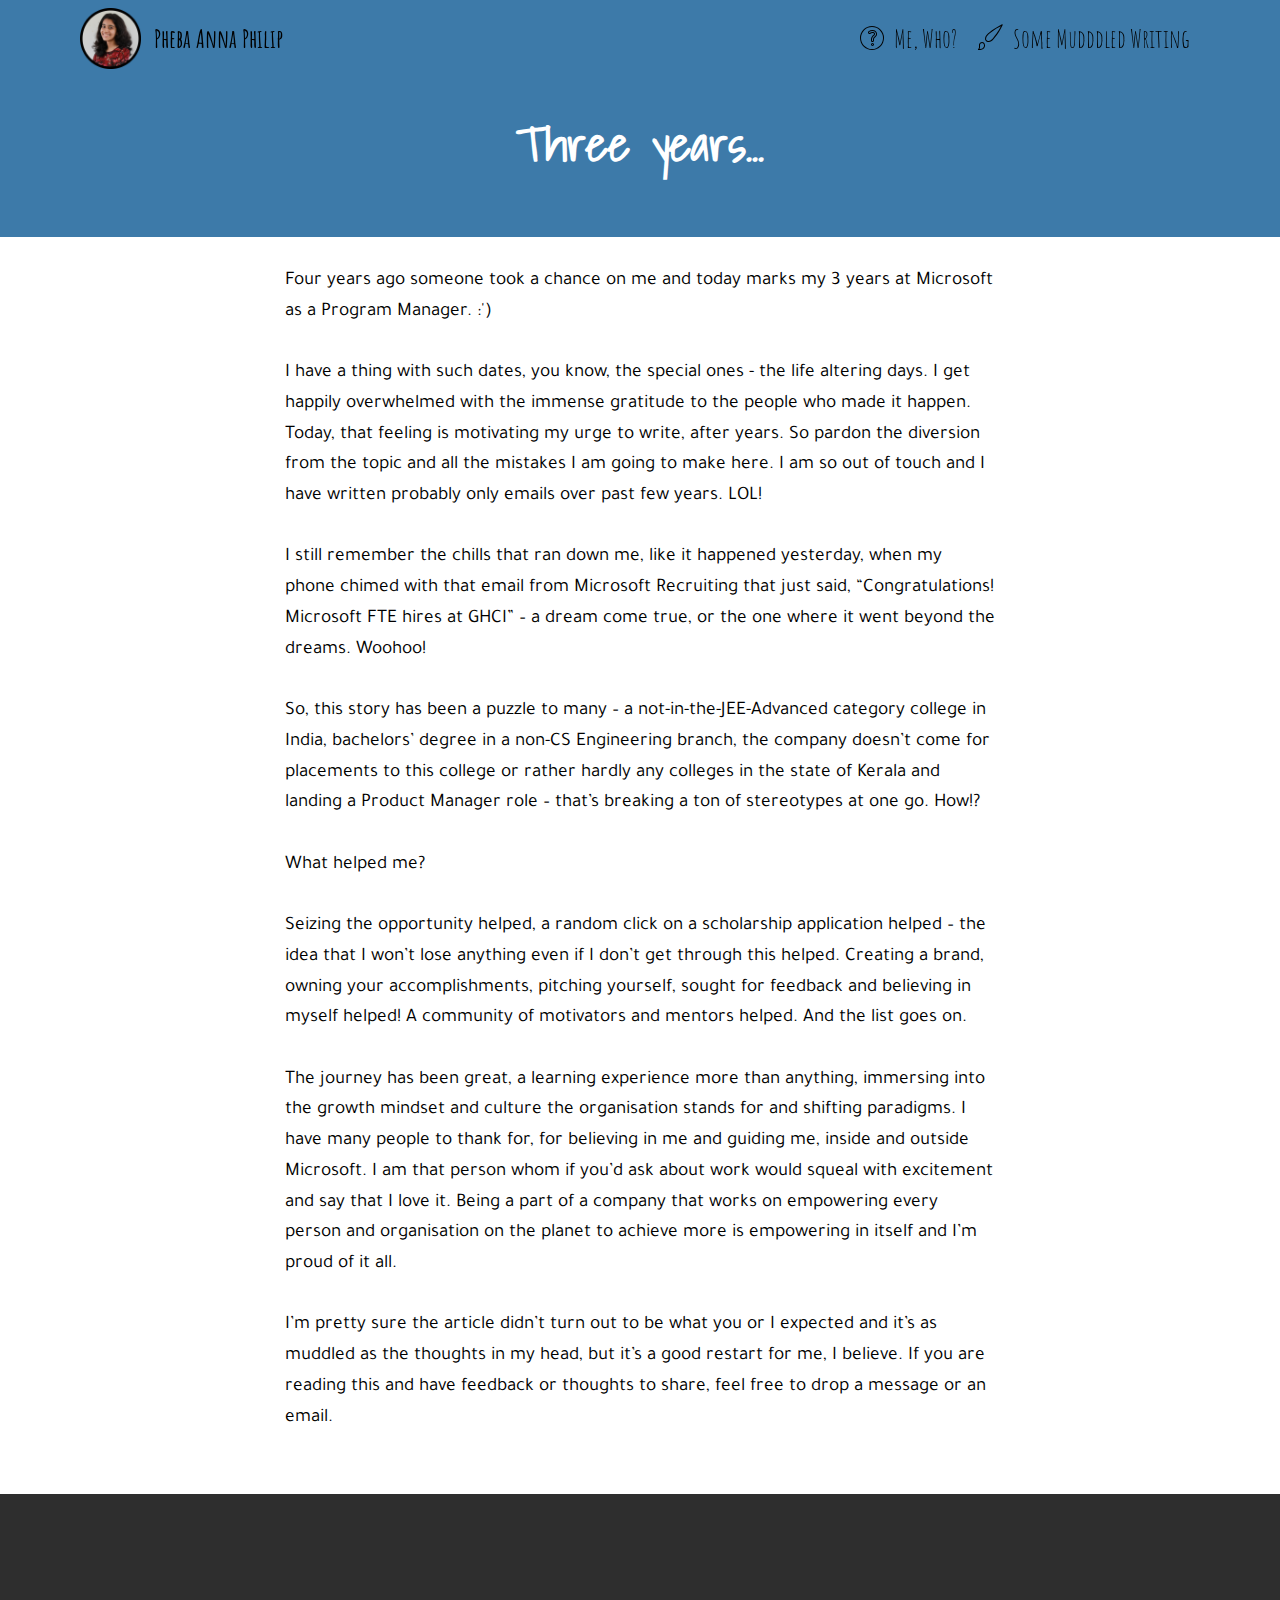
<file: threeyears.html>
<!DOCTYPE html>
<html  >
<head>
  <!-- Site made with Mobirise Website Builder v4.12.1, https://mobirise.com -->
  <meta charset="UTF-8">
  <meta http-equiv="X-UA-Compatible" content="IE=edge">
  <meta name="generator" content="Mobirise v4.12.1, mobirise.com">
  <meta name="viewport" content="width=device-width, initial-scale=1, minimum-scale=1">
  <link rel="shortcut icon" href="assets/images/picsart-08-16-01.19.48.png" type="image/x-icon">
  <meta name="description" content="Four years ago, someone took a chance on me...">
  
  <title>Three years | June 2021</title>
  <link rel="stylesheet" href="assets/web/assets/mobirise-icons/mobirise-icons.css">
  <link rel="stylesheet" href="assets/bootstrap/css/bootstrap.min.css">
  <link rel="stylesheet" href="assets/bootstrap/css/bootstrap-grid.min.css">
  <link rel="stylesheet" href="assets/bootstrap/css/bootstrap-reboot.min.css">
  <link rel="stylesheet" href="assets/socicon/css/styles.css">
  <link rel="stylesheet" href="assets/tether/tether.min.css">
  <link rel="stylesheet" href="assets/animatecss/animate.min.css">
  <link rel="stylesheet" href="assets/dropdown/css/style.css">
  <link rel="stylesheet" href="assets/theme/css/style.css">
  <link rel="preload" as="style" href="assets/mobirise/css/mbr-additional.css"><link rel="stylesheet" href="assets/mobirise/css/mbr-additional.css" type="text/css">
  
  
  
</head>
<body>

<!-- Analytics -->
<!-- Global site tag (gtag.js) - Google Analytics -->
<script async src="https://www.googletagmanager.com/gtag/js?id=UA-175523089-1"></script>
<script>
  window.dataLayer = window.dataLayer || [];
  function gtag(){dataLayer.push(arguments);}
  gtag('js', new Date());

  gtag('config', 'UA-175523089-1');
</script>
<!-- /Analytics -->


  <section class="menu cid-sBlSnnJc4b" once="menu" id="menu1-2j">

    

    <nav class="navbar navbar-expand beta-menu navbar-dropdown align-items-center navbar-fixed-top navbar-toggleable-sm bg-color transparent">
        <button class="navbar-toggler navbar-toggler-right" type="button" data-toggle="collapse" data-target="#navbarSupportedContent" aria-controls="navbarSupportedContent" aria-expanded="false" aria-label="Toggle navigation">
            <div class="hamburger">
                <span></span>
                <span></span>
                <span></span>
                <span></span>
            </div>
        </button>
        <div class="menu-logo">
            <div class="navbar-brand">
                <span class="navbar-logo">
                    
                         <a href="index.html"><img src="assets/images/picsart-08-16-01.19.48.png" alt="Profile Pic" title="Pheba" style="height: 3.8rem;"></a>
                    
                </span>
                <span class="navbar-caption-wrap"><a class="navbar-caption text-black display-4" href="index.html">
                        Pheba Anna Philip</a></span>
            </div>
        </div>
        <div class="collapse navbar-collapse" id="navbarSupportedContent">
            <ul class="navbar-nav nav-dropdown nav-right" data-app-modern-menu="true"><li class="nav-item"><a class="nav-link link text-black display-4" href="about.html"><span class="mbri-question mbr-iconfont mbr-iconfont-btn" style="font-size: 24px;"></span>Me, Who?</a></li><li class="nav-item"><a class="nav-link link text-black display-4" href="themuddledwriter.html"><span class="mbri-change-style mbr-iconfont mbr-iconfont-btn" style="font-size: 25px;"></span>Some Mudddled Writing</a></li></ul>
            
        </div>
    </nav>
</section>

<section class="engine"><a href="https://mobirise.info/h">create a web page for free</a></section><section class="mbr-section content5 cid-sBlSnp23sM" id="content5-2k">

    

    

    <div class="container">
        <div class="media-container-row">
            <div class="title col-12 col-md-8">
                <h2 class="align-center mbr-bold mbr-white pb-3 mbr-fonts-style display-1">Three years...</h2>
                
                
                
            </div>
        </div>
    </div>
</section>

<section class="mbr-section article content1 cid-sBlSnpHIQK" id="content1-2l">
    
     

    <div class="container">
        <div class="media-container-row">
            <div class="mbr-text col-12 mbr-fonts-style display-7 col-md-8">Four years ago someone took a chance on me and today marks my 3 years at Microsoft as a Program Manager. :')<div><br></div><div>I have a thing with such dates, you know, the special ones - the life altering days. I get happily overwhelmed with the immense gratitude to the people who made it happen. Today, that feeling is motivating my urge to write, after years. So pardon the diversion from the topic and all the mistakes I am going to make here. I am so out of touch and I have written probably only emails over past few years. LOL!&nbsp;</div><div><br></div><div>I still remember the chills that ran down me, like it happened yesterday, when my phone chimed with that email from Microsoft Recruiting that just said, “Congratulations! Microsoft FTE hires at GHCI” – a dream come true, or the one where it went beyond the dreams. Woohoo!</div><div><br></div><div>So, this story has been a puzzle to many – a not-in-the-JEE-Advanced category college in India, bachelors’ degree in a non-CS Engineering branch, the company doesn’t come for placements to this college or rather hardly any colleges in the state of Kerala and landing a Product Manager role – that’s breaking a ton of stereotypes at one go. How!?</div><div><br></div><div>What helped me?</div><div><br></div><div>Seizing the opportunity helped, a random click on a scholarship application helped – the idea that I won’t lose anything even if I don’t get through this helped. Creating a brand, owning your accomplishments, pitching yourself, sought for feedback and believing in myself helped! A community of motivators and mentors helped. And the list goes on.&nbsp;</div><div><br></div><div>The journey has been great, a learning experience more than anything, immersing into the growth mindset and culture the organisation stands for and shifting paradigms. I have many people to thank for, for believing in me and guiding me, inside and outside Microsoft. I am that person whom if you’d ask about work would squeal with excitement and say that I love it. Being a part of a company that works on empowering every person and organisation on the planet to achieve more is empowering in itself and I’m proud of it all.</div><div><br></div><div>I’m pretty sure the article didn’t turn out to be what you or I expected and it’s as muddled as the thoughts in my head, but it’s a good restart for me, I believe. If you are reading this and have feedback or thoughts to share, feel free to drop a message or an email.</div></div>
        </div>
    </div>
</section>

<section once="footers" class="cid-sBlSnqdicA" id="footer7-2m">

    

    

    <div class="container">
        <div class="media-container-row align-center mbr-white">
            <div class="row row-links">
                <ul class="foot-menu">
                    
                    
                    
                    
                    
                <li class="foot-menu-item mbr-fonts-style display-7">
                        <a class="text-white mbr-bold" href="index.html#form3-2q" target="_blank">Subscribe</a></li><li class="foot-menu-item mbr-fonts-style display-7"><a class="text-white mbr-bold" href="index.html#form1-1t" target="_blank">Leave a message</a></li></ul>
            </div>
            <div class="row social-row">
                <div class="social-list align-right pb-2">
                    
                    
                    
                    
                    
                    
                <div class="soc-item">
                        <a href="https://twitter.com/phebaaa" target="_blank">
                            <span class="mbr-iconfont mbr-iconfont-social socicon-twitter socicon"></span>
                        </a>
                    </div><div class="soc-item">
                        <a href="https://www.linkedin.com/in/pheba-anna-philip/" target="_blank">
                            <span class="mbr-iconfont mbr-iconfont-social socicon-linkedin socicon"></span>
                        </a>
                    </div><div class="soc-item">
                        <a href="mailto:hello@phebaphilip.com">
                            <span class="mbr-iconfont mbr-iconfont-social socicon-mail socicon"></span>
                        </a>
                    </div><div class="soc-item">
                        <a href="https://www.goodreads.com/user/show/135963367-pheba-anna-philip" target="_blank">
                            <span class="mbr-iconfont mbr-iconfont-social socicon-goodreads socicon"></span>
                        </a>
                    </div></div>
            </div>
            <div class="row row-copirayt">
                <p class="mbr-text mb-0 mbr-fonts-style mbr-white align-center display-7">© Pheba Anna Philip 2021 &nbsp;- All Rights Reserved
                </p>
            </div>
        </div>
    </div>
</section>


  <script src="assets/web/assets/jquery/jquery.min.js"></script>
  <script src="assets/popper/popper.min.js"></script>
  <script src="assets/bootstrap/js/bootstrap.min.js"></script>
  <script src="assets/smoothscroll/smooth-scroll.js"></script>
  <script src="assets/tether/tether.min.js"></script>
  <script src="assets/touchswipe/jquery.touch-swipe.min.js"></script>
  <script src="assets/viewportchecker/jquery.viewportchecker.js"></script>
  <script src="assets/dropdown/js/nav-dropdown.js"></script>
  <script src="assets/dropdown/js/navbar-dropdown.js"></script>
  <script src="assets/theme/js/script.js"></script>
  
  
  <input name="animation" type="hidden">
   <div id="scrollToTop" class="scrollToTop mbr-arrow-up"><a style="text-align: center;"><i class="mbr-arrow-up-icon mbr-arrow-up-icon-cm cm-icon cm-icon-smallarrow-up"></i></a></div>
  </body>
</html>
</file>
<file: assets/web/assets/mobirise-icons/mobirise-icons.css>
@font-face {
  font-family: 'MobiriseIcons';
  src:  url('mobirise-icons.eot?spat4u');
  src:  url('mobirise-icons.eot?spat4u#iefix') format('embedded-opentype'),
    url('mobirise-icons.ttf?spat4u') format('truetype'),
    url('mobirise-icons.woff?spat4u') format('woff'),
    url('mobirise-icons.svg?spat4u#MobiriseIcons') format('svg');
  font-weight: normal;
  font-style: normal;
  font-display: swap;
}

[class^="mbri-"], [class*=" mbri-"] {
  /* use !important to prevent issues with browser extensions that change fonts */
  font-family: MobiriseIcons !important;
  speak: none;
  font-style: normal;
  font-weight: normal;
  font-variant: normal;
  text-transform: none;
  line-height: 1;

  /* Better Font Rendering =========== */
  -webkit-font-smoothing: antialiased;
  -moz-osx-font-smoothing: grayscale;
}

.mbri-add-submenu:before {
  content: "\e900";
}
.mbri-alert:before {
  content: "\e901";
}
.mbri-align-center:before {
  content: "\e902";
}
.mbri-align-justify:before {
  content: "\e903";
}
.mbri-align-left:before {
  content: "\e904";
}
.mbri-align-right:before {
  content: "\e905";
}
.mbri-android:before {
  content: "\e906";
}
.mbri-apple:before {
  content: "\e907";
}
.mbri-arrow-down:before {
  content: "\e908";
}
.mbri-arrow-next:before {
  content: "\e909";
}
.mbri-arrow-prev:before {
  content: "\e90a";
}
.mbri-arrow-up:before {
  content: "\e90b";
}
.mbri-bold:before {
  content: "\e90c";
}
.mbri-bookmark:before {
  content: "\e90d";
}
.mbri-bootstrap:before {
  content: "\e90e";
}
.mbri-briefcase:before {
  content: "\e90f";
}
.mbri-browse:before {
  content: "\e910";
}
.mbri-bulleted-list:before {
  content: "\e911";
}
.mbri-calendar:before {
  content: "\e912";
}
.mbri-camera:before {
  content: "\e913";
}
.mbri-cart-add:before {
  content: "\e914";
}
.mbri-cart-full:before {
  content: "\e915";
}
.mbri-cash:before {
  content: "\e916";
}
.mbri-change-style:before {
  content: "\e917";
}
.mbri-chat:before {
  content: "\e918";
}
.mbri-clock:before {
  content: "\e919";
}
.mbri-close:before {
  content: "\e91a";
}
.mbri-cloud:before {
  content: "\e91b";
}
.mbri-code:before {
  content: "\e91c";
}
.mbri-contact-form:before {
  content: "\e91d";
}
.mbri-credit-card:before {
  content: "\e91e";
}
.mbri-cursor-click:before {
  content: "\e91f";
}
.mbri-cust-feedback:before {
  content: "\e920";
}
.mbri-database:before {
  content: "\e921";
}
.mbri-delivery:before {
  content: "\e922";
}
.mbri-desktop:before {
  content: "\e923";
}
.mbri-devices:before {
  content: "\e924";
}
.mbri-down:before {
  content: "\e925";
}
.mbri-download:before {
  content: "\e989";
}
.mbri-drag-n-drop:before {
  content: "\e927";
}
.mbri-drag-n-drop2:before {
  content: "\e928";
}
.mbri-edit:before {
  content: "\e929";
}
.mbri-edit2:before {
  content: "\e92a";
}
.mbri-error:before {
  content: "\e92b";
}
.mbri-extension:before {
  content: "\e92c";
}
.mbri-features:before {
  content: "\e92d";
}
.mbri-file:before {
  content: "\e92e";
}
.mbri-flag:before {
  content: "\e92f";
}
.mbri-folder:before {
  content: "\e930";
}
.mbri-gift:before {
  content: "\e931";
}
.mbri-github:before {
  content: "\e932";
}
.mbri-globe:before {
  content: "\e933";
}
.mbri-globe-2:before {
  content: "\e934";
}
.mbri-growing-chart:before {
  content: "\e935";
}
.mbri-hearth:before {
  content: "\e936";
}
.mbri-help:before {
  content: "\e937";
}
.mbri-home:before {
  content: "\e938";
}
.mbri-hot-cup:before {
  content: "\e939";
}
.mbri-idea:before {
  content: "\e93a";
}
.mbri-image-gallery:before {
  content: "\e93b";
}
.mbri-image-slider:before {
  content: "\e93c";
}
.mbri-info:before {
  content: "\e93d";
}
.mbri-italic:before {
  content: "\e93e";
}
.mbri-key:before {
  content: "\e93f";
}
.mbri-laptop:before {
  content: "\e940";
}
.mbri-layers:before {
  content: "\e941";
}
.mbri-left-right:before {
  content: "\e942";
}
.mbri-left:before {
  content: "\e943";
}
.mbri-letter:before {
  content: "\e944";
}
.mbri-like:before {
  content: "\e945";
}
.mbri-link:before {
  content: "\e946";
}
.mbri-lock:before {
  content: "\e947";
}
.mbri-login:before {
  content: "\e948";
}
.mbri-logout:before {
  content: "\e949";
}
.mbri-magic-stick:before {
  content: "\e94a";
}
.mbri-map-pin:before {
  content: "\e94b";
}
.mbri-menu:before {
  content: "\e94c";
}
.mbri-mobile:before {
  content: "\e94d";
}
.mbri-mobile2:before {
  content: "\e94e";
}
.mbri-mobirise:before {
  content: "\e94f";
}
.mbri-more-horizontal:before {
  content: "\e950";
}
.mbri-more-vertical:before {
  content: "\e951";
}
.mbri-music:before {
  content: "\e952";
}
.mbri-new-file:before {
  content: "\e953";
}
.mbri-numbered-list:before {
  content: "\e954";
}
.mbri-opened-folder:before {
  content: "\e955";
}
.mbri-pages:before {
  content: "\e956";
}
.mbri-paper-plane:before {
  content: "\e957";
}
.mbri-paperclip:before {
  content: "\e958";
}
.mbri-photo:before {
  content: "\e959";
}
.mbri-photos:before {
  content: "\e95a";
}
.mbri-pin:before {
  content: "\e95b";
}
.mbri-play:before {
  content: "\e95c";
}
.mbri-plus:before {
  content: "\e95d";
}
.mbri-preview:before {
  content: "\e95e";
}
.mbri-print:before {
  content: "\e95f";
}
.mbri-protect:before {
  content: "\e960";
}
.mbri-question:before {
  content: "\e961";
}
.mbri-quote-left:before {
  content: "\e962";
}
.mbri-quote-right:before {
  content: "\e963";
}
.mbri-refresh:before {
  content: "\e964";
}
.mbri-responsive:before {
  content: "\e965";
}
.mbri-right:before {
  content: "\e966";
}
.mbri-rocket:before {
  content: "\e967";
}
.mbri-sad-face:before {
  content: "\e968";
}
.mbri-sale:before {
  content: "\e969";
}
.mbri-save:before {
  content: "\e96a";
}
.mbri-search:before {
  content: "\e96b";
}
.mbri-setting:before {
  content: "\e96c";
}
.mbri-setting2:before {
  content: "\e96d";
}
.mbri-setting3:before {
  content: "\e96e";
}
.mbri-share:before {
  content: "\e96f";
}
.mbri-shopping-bag:before {
  content: "\e970";
}
.mbri-shopping-basket:before {
  content: "\e971";
}
.mbri-shopping-cart:before {
  content: "\e972";
}
.mbri-sites:before {
  content: "\e973";
}
.mbri-smile-face:before {
  content: "\e974";
}
.mbri-speed:before {
  content: "\e975";
}
.mbri-star:before {
  content: "\e976";
}
.mbri-success:before {
  content: "\e977";
}
.mbri-sun:before {
  content: "\e978";
}
.mbri-sun2:before {
  content: "\e979";
}
.mbri-tablet:before {
  content: "\e97a";
}
.mbri-tablet-vertical:before {
  content: "\e97b";
}
.mbri-target:before {
  content: "\e97c";
}
.mbri-timer:before {
  content: "\e97d";
}
.mbri-to-ftp:before {
  content: "\e97e";
}
.mbri-to-local-drive:before {
  content: "\e97f";
}
.mbri-touch-swipe:before {
  content: "\e980";
}
.mbri-touch:before {
  content: "\e981";
}
.mbri-trash:before {
  content: "\e982";
}
.mbri-underline:before {
  content: "\e983";
}
.mbri-unlink:before {
  content: "\e984";
}
.mbri-unlock:before {
  content: "\e985";
}
.mbri-up-down:before {
  content: "\e986";
}
.mbri-up:before {
  content: "\e987";
}
.mbri-update:before {
  content: "\e988";
}
.mbri-upload:before {
 content: "\e926"; 
}
.mbri-user:before {
  content: "\e98a";
}
.mbri-user2:before {
  content: "\e98b";
}
.mbri-users:before {
  content: "\e98c";
}
.mbri-video:before {
  content: "\e98d";
}
.mbri-video-play:before {
  content: "\e98e";
}
.mbri-watch:before {
  content: "\e98f";
}
.mbri-website-theme:before {
  content: "\e990";
}
.mbri-wifi:before {
  content: "\e991";
}
.mbri-windows:before {
  content: "\e992";
}
.mbri-zoom-out:before {
  content: "\e993";
}
.mbri-redo:before {
  content: "\e994";
}
.mbri-undo:before {
  content: "\e995";
}
</file>
<file: assets/socicon/css/styles.css>
@charset "UTF-8";

@font-face {
  font-family: "socicon";
  src:url("../fonts/socicon.eot");
  src:url("../fonts/socicon.eot?#iefix") format("embedded-opentype"),
    url("../fonts/socicon.woff") format("woff"),
    url("../fonts/socicon.ttf") format("truetype"),
    url("../fonts/socicon.svg#socicon") format("svg");
  font-weight: normal;
  font-style: normal;
  font-display:swap;
}

[data-icon]:before {
  font-family: "socicon" !important;
  content: attr(data-icon);
  font-style: normal !important;
  font-weight: normal !important;
  font-variant: normal !important;
  text-transform: none !important;
  speak: none;
  line-height: 1;
  -webkit-font-smoothing: antialiased;
  -moz-osx-font-smoothing: grayscale;
}

[class^="socicon-"]:before,
[class*=" socicon-"]:before {
  font-family: "socicon" !important;
  font-style: normal !important;
  font-weight: normal !important;
  font-variant: normal !important;
  text-transform: none !important;
  speak: none;
  line-height: 1;
  -webkit-font-smoothing: antialiased;
  -moz-osx-font-smoothing: grayscale;
}

.socicon-modelmayhem:before {
  content: "\e000";
}
.socicon-mixcloud:before {
  content: "\e001";
}
.socicon-drupal:before {
  content: "\e002";
}
.socicon-swarm:before {
  content: "\e003";
}
.socicon-istock:before {
  content: "\e004";
}
.socicon-yammer:before {
  content: "\e005";
}
.socicon-ello:before {
  content: "\e006";
}
.socicon-stackoverflow:before {
  content: "\e007";
}
.socicon-persona:before {
  content: "\e008";
}
.socicon-triplej:before {
  content: "\e009";
}
.socicon-houzz:before {
  content: "\e00a";
}
.socicon-rss:before {
  content: "\e00b";
}
.socicon-paypal:before {
  content: "\e00c";
}
.socicon-odnoklassniki:before {
  content: "\e00d";
}
.socicon-airbnb:before {
  content: "\e00e";
}
.socicon-periscope:before {
  content: "\e00f";
}
.socicon-outlook:before {
  content: "\e010";
}
.socicon-coderwall:before {
  content: "\e011";
}
.socicon-tripadvisor:before {
  content: "\e012";
}
.socicon-appnet:before {
  content: "\e013";
}
.socicon-goodreads:before {
  content: "\e014";
}
.socicon-tripit:before {
  content: "\e015";
}
.socicon-lanyrd:before {
  content: "\e016";
}
.socicon-slideshare:before {
  content: "\e017";
}
.socicon-buffer:before {
  content: "\e018";
}
.socicon-disqus:before {
  content: "\e019";
}
.socicon-vkontakte:before {
  content: "\e01a";
}
.socicon-whatsapp:before {
  content: "\e01b";
}
.socicon-patreon:before {
  content: "\e01c";
}
.socicon-storehouse:before {
  content: "\e01d";
}
.socicon-pocket:before {
  content: "\e01e";
}
.socicon-mail:before {
  content: "\e01f";
}
.socicon-blogger:before {
  content: "\e020";
}
.socicon-technorati:before {
  content: "\e021";
}
.socicon-reddit:before {
  content: "\e022";
}
.socicon-dribbble:before {
  content: "\e023";
}
.socicon-stumbleupon:before {
  content: "\e024";
}
.socicon-digg:before {
  content: "\e025";
}
.socicon-envato:before {
  content: "\e026";
}
.socicon-behance:before {
  content: "\e027";
}
.socicon-delicious:before {
  content: "\e028";
}
.socicon-deviantart:before {
  content: "\e029";
}
.socicon-forrst:before {
  content: "\e02a";
}
.socicon-play:before {
  content: "\e02b";
}
.socicon-zerply:before {
  content: "\e02c";
}
.socicon-wikipedia:before {
  content: "\e02d";
}
.socicon-apple:before {
  content: "\e02e";
}
.socicon-flattr:before {
  content: "\e02f";
}
.socicon-github:before {
  content: "\e030";
}
.socicon-renren:before {
  content: "\e031";
}
.socicon-friendfeed:before {
  content: "\e032";
}
.socicon-newsvine:before {
  content: "\e033";
}
.socicon-identica:before {
  content: "\e034";
}
.socicon-bebo:before {
  content: "\e035";
}
.socicon-zynga:before {
  content: "\e036";
}
.socicon-steam:before {
  content: "\e037";
}
.socicon-xbox:before {
  content: "\e038";
}
.socicon-windows:before {
  content: "\e039";
}
.socicon-qq:before {
  content: "\e03a";
}
.socicon-douban:before {
  content: "\e03b";
}
.socicon-meetup:before {
  content: "\e03c";
}
.socicon-playstation:before {
  content: "\e03d";
}
.socicon-android:before {
  content: "\e03e";
}
.socicon-snapchat:before {
  content: "\e03f";
}
.socicon-twitter:before {
  content: "\e040";
}
.socicon-facebook:before {
  content: "\e041";
}
.socicon-googleplus:before {
  content: "\e042";
}
.socicon-pinterest:before {
  content: "\e043";
}
.socicon-foursquare:before {
  content: "\e044";
}
.socicon-yahoo:before {
  content: "\e045";
}
.socicon-skype:before {
  content: "\e046";
}
.socicon-yelp:before {
  content: "\e047";
}
.socicon-feedburner:before {
  content: "\e048";
}
.socicon-linkedin:before {
  content: "\e049";
}
.socicon-viadeo:before {
  content: "\e04a";
}
.socicon-xing:before {
  content: "\e04b";
}
.socicon-myspace:before {
  content: "\e04c";
}
.socicon-soundcloud:before {
  content: "\e04d";
}
.socicon-spotify:before {
  content: "\e04e";
}
.socicon-grooveshark:before {
  content: "\e04f";
}
.socicon-lastfm:before {
  content: "\e050";
}
.socicon-youtube:before {
  content: "\e051";
}
.socicon-vimeo:before {
  content: "\e052";
}
.socicon-dailymotion:before {
  content: "\e053";
}
.socicon-vine:before {
  content: "\e054";
}
.socicon-flickr:before {
  content: "\e055";
}
.socicon-500px:before {
  content: "\e056";
}
.socicon-wordpress:before {
  content: "\e058";
}
.socicon-tumblr:before {
  content: "\e059";
}
.socicon-twitch:before {
  content: "\e05a";
}
.socicon-8tracks:before {
  content: "\e05b";
}
.socicon-amazon:before {
  content: "\e05c";
}
.socicon-icq:before {
  content: "\e05d";
}
.socicon-smugmug:before {
  content: "\e05e";
}
.socicon-ravelry:before {
  content: "\e05f";
}
.socicon-weibo:before {
  content: "\e060";
}
.socicon-baidu:before {
  content: "\e061";
}
.socicon-angellist:before {
  content: "\e062";
}
.socicon-ebay:before {
  content: "\e063";
}
.socicon-imdb:before {
  content: "\e064";
}
.socicon-stayfriends:before {
  content: "\e065";
}
.socicon-residentadvisor:before {
  content: "\e066";
}
.socicon-google:before {
  content: "\e067";
}
.socicon-yandex:before {
  content: "\e068";
}
.socicon-sharethis:before {
  content: "\e069";
}
.socicon-bandcamp:before {
  content: "\e06a";
}
.socicon-itunes:before {
  content: "\e06b";
}
.socicon-deezer:before {
  content: "\e06c";
}
.socicon-telegram:before {
  content: "\e06e";
}
.socicon-openid:before {
  content: "\e06f";
}
.socicon-amplement:before {
  content: "\e070";
}
.socicon-viber:before {
  content: "\e071";
}
.socicon-zomato:before {
  content: "\e072";
}
.socicon-draugiem:before {
  content: "\e074";
}
.socicon-endomodo:before {
  content: "\e075";
}
.socicon-filmweb:before {
  content: "\e076";
}
.socicon-stackexchange:before {
  content: "\e077";
}
.socicon-wykop:before {
  content: "\e078";
}
.socicon-teamspeak:before {
  content: "\e079";
}
.socicon-teamviewer:before {
  content: "\e07a";
}
.socicon-ventrilo:before {
  content: "\e07b";
}
.socicon-younow:before {
  content: "\e07c";
}
.socicon-raidcall:before {
  content: "\e07d";
}
.socicon-mumble:before {
  content: "\e07e";
}
.socicon-medium:before {
  content: "\e06d";
}
.socicon-bebee:before {
  content: "\e07f";
}
.socicon-hitbox:before {
  content: "\e080";
}
.socicon-reverbnation:before {
  content: "\e081";
}
.socicon-formulr:before {
  content: "\e082";
}
.socicon-instagram:before {
  content: "\e057";
}
.socicon-battlenet:before {
  content: "\e083";
}
.socicon-chrome:before {
  content: "\e084";
}
.socicon-discord:before {
  content: "\e086";
}
.socicon-issuu:before {
  content: "\e087";
}
.socicon-macos:before {
  content: "\e088";
}
.socicon-firefox:before {
  content: "\e089";
}
.socicon-opera:before {
  content: "\e08d";
}
.socicon-keybase:before {
  content: "\e090";
}
.socicon-alliance:before {
  content: "\e091";
}
.socicon-livejournal:before {
  content: "\e092";
}
.socicon-googlephotos:before {
  content: "\e093";
}
.socicon-horde:before {
  content: "\e094";
}
.socicon-etsy:before {
  content: "\e095";
}
.socicon-zapier:before {
  content: "\e096";
}
.socicon-google-scholar:before {
  content: "\e097";
}
.socicon-researchgate:before {
  content: "\e098";
}
.socicon-wechat:before {
  content: "\e099";
}
.socicon-strava:before {
  content: "\e09a";
}
.socicon-line:before {
  content: "\e09b";
}
.socicon-lyft:before {
  content: "\e09c";
}
.socicon-uber:before {
  content: "\e09d";
}
.socicon-songkick:before {
  content: "\e09e";
}
.socicon-viewbug:before {
  content: "\e09f";
}
.socicon-googlegroups:before {
  content: "\e0a0";
}
.socicon-quora:before {
  content: "\e073";
}
.socicon-diablo:before {
  content: "\e085";
}
.socicon-blizzard:before {
  content: "\e0a1";
}
.socicon-hearthstone:before {
  content: "\e08b";
}
.socicon-heroes:before {
  content: "\e08a";
}
.socicon-overwatch:before {
  content: "\e08c";
}
.socicon-warcraft:before {
  content: "\e08e";
}
.socicon-starcraft:before {
  content: "\e08f";
}
.socicon-beam:before {
  content: "\e0a2";
}
.socicon-curse:before {
  content: "\e0a3";
}
.socicon-player:before {
  content: "\e0a4";
}
.socicon-streamjar:before {
  content: "\e0a5";
}
.socicon-nintendo:before {
  content: "\e0a6";
}
.socicon-hellocoton:before {
  content: "\e0a7";
}
</file>
<file: assets/dropdown/css/style.css>
.navbar-dropdown {
  left: 0;
  padding: 0;
  position: absolute;
  right: 0;
  top: 0;
  transition: all 0.45s ease;
  z-index: 1030;
  background: #282828; }
  .navbar-dropdown .navbar-logo {
    margin-right: 0.8rem;
    transition: margin 0.3s ease-in-out;
    vertical-align: middle; }
    .navbar-dropdown .navbar-logo img {
      height: 3.125rem;
      transition: all 0.3s ease-in-out; }
    .navbar-dropdown .navbar-logo.mbr-iconfont {
      font-size: 3.125rem;
      line-height: 3.125rem; }
  .navbar-dropdown .navbar-caption {
    font-weight: 700;
    white-space: normal;
    vertical-align: -4px;
    line-height: 3.125rem !important; }
    .navbar-dropdown .navbar-caption, .navbar-dropdown .navbar-caption:hover {
      color: inherit;
      text-decoration: none; }
  .navbar-dropdown .mbr-iconfont + .navbar-caption {
    vertical-align: -1px; }
  .navbar-dropdown.navbar-fixed-top {
    position: fixed; }
  .navbar-dropdown .navbar-brand span {
    vertical-align: -4px; }
  .navbar-dropdown.bg-color.transparent {
    background: none; }
  .navbar-dropdown.navbar-short .navbar-brand {
    padding: 0.625rem 0; }
    .navbar-dropdown.navbar-short .navbar-brand span {
      vertical-align: -1px; }
  .navbar-dropdown.navbar-short .navbar-caption {
    line-height: 2.375rem !important;
    vertical-align: -2px; }
  .navbar-dropdown.navbar-short .navbar-logo {
    margin-right: 0.5rem; }
    .navbar-dropdown.navbar-short .navbar-logo img {
      height: 2.375rem; }
    .navbar-dropdown.navbar-short .navbar-logo.mbr-iconfont {
      font-size: 2.375rem;
      line-height: 2.375rem; }
  .navbar-dropdown.navbar-short .mbr-table-cell {
    height: 3.625rem; }
  .navbar-dropdown .navbar-close {
    left: 0.6875rem;
    position: fixed;
    top: 0.75rem;
    z-index: 1000; }
  .navbar-dropdown .hamburger-icon {
    content: "";
    display: inline-block;
    vertical-align: middle;
    width: 16px;
    -webkit-box-shadow: 0 -6px 0 1px #282828,0 0 0 1px #282828,0 6px 0 1px #282828;
    -moz-box-shadow: 0 -6px 0 1px #282828,0 0 0 1px #282828,0 6px 0 1px #282828;
    box-shadow: 0 -6px 0 1px #282828,0 0 0 1px #282828,0 6px 0 1px #282828; }

.dropdown-menu .dropdown-toggle[data-toggle="dropdown-submenu"]::after {
  border-bottom: 0.35em solid transparent;
  border-left: 0.35em solid;
  border-right: 0;
  border-top: 0.35em solid transparent;
  margin-left: 0.3rem; }

.dropdown-menu .dropdown-item:focus {
  outline: 0; }

.nav-dropdown {
  font-size: 0.75rem;
  font-weight: 500;
  height: auto !important; }
  .nav-dropdown .nav-btn {
    padding-left: 1rem; }
  .nav-dropdown .link {
    margin: .667em 1.667em;
    font-weight: 500;
    padding: 0;
    transition: color .2s ease-in-out; }
    .nav-dropdown .link.dropdown-toggle {
      margin-right: 2.583em; }
      .nav-dropdown .link.dropdown-toggle::after {
        margin-left: .25rem;
        border-top: 0.35em solid;
        border-right: 0.35em solid transparent;
        border-left: 0.35em solid transparent;
        border-bottom: 0; }
      .nav-dropdown .link.dropdown-toggle[aria-expanded="true"] {
        margin: 0;
        padding: 0.667em 3.263em  0.667em 1.667em; }
  .nav-dropdown .link::after,
  .nav-dropdown .dropdown-item::after {
    color: inherit; }
  .nav-dropdown .btn {
    font-size: 0.75rem;
    font-weight: 700;
    letter-spacing: 0;
    margin-bottom: 0;
    padding-left: 1.25rem;
    padding-right: 1.25rem; }
  .nav-dropdown .dropdown-menu {
    border-radius: 0;
    border: 0;
    left: 0;
    margin: 0;
    padding-bottom: 1.25rem;
    padding-top: 1.25rem;
    position: relative; }
  .nav-dropdown .dropdown-submenu {
    margin-left: 0.125rem;
    top: 0; }
  .nav-dropdown .dropdown-item {
    font-weight: 500;
    line-height: 2;
    padding: 0.3846em 4.615em 0.3846em 1.5385em;
    position: relative;
    transition: color .2s ease-in-out, background-color .2s ease-in-out; }
    .nav-dropdown .dropdown-item::after {
      margin-top: -0.3077em;
      position: absolute;
      right: 1.1538em;
      top: 50%; }
    .nav-dropdown .dropdown-item:focus, .nav-dropdown .dropdown-item:hover {
      background: none; }

@media (max-width: 767px) {
  .nav-dropdown.navbar-toggleable-sm {
    bottom: 0;
    display: none;
    left: 0;
    overflow-x: hidden;
    position: fixed;
    top: 0;
    transform: translateX(-100%);
    -ms-transform: translateX(-100%);
    -webkit-transform: translateX(-100%);
    width: 18.75rem;
    z-index: 999; } }
.nav-dropdown.navbar-toggleable-xl {
  bottom: 0;
  display: none;
  left: 0;
  overflow-x: hidden;
  position: fixed;
  top: 0;
  transform: translateX(-100%);
  -ms-transform: translateX(-100%);
  -webkit-transform: translateX(-100%);
  width: 18.75rem;
  z-index: 999; }

.nav-dropdown-sm {
  display: block !important;
  overflow-x: hidden;
  overflow: auto;
  padding-top: 3.875rem; }
  .nav-dropdown-sm::after {
    content: "";
    display: block;
    height: 3rem;
    width: 100%; }
  .nav-dropdown-sm.collapse.in ~ .navbar-close {
    display: block !important; }
  .nav-dropdown-sm.collapsing, .nav-dropdown-sm.collapse.in {
    transform: translateX(0);
    -ms-transform: translateX(0);
    -webkit-transform: translateX(0);
    transition: all 0.25s ease-out;
    -webkit-transition: all 0.25s ease-out;
    background: #282828; }
  .nav-dropdown-sm.collapsing[aria-expanded="false"] {
    transform: translateX(-100%);
    -ms-transform: translateX(-100%);
    -webkit-transform: translateX(-100%); }
  .nav-dropdown-sm .nav-item {
    display: block;
    margin-left: 0 !important;
    padding-left: 0; }
  .nav-dropdown-sm .link,
  .nav-dropdown-sm .dropdown-item {
    border-top: 1px dotted rgba(255, 255, 255, 0.1);
    font-size: 0.8125rem;
    line-height: 1.6;
    margin: 0 !important;
    padding: 0.875rem 2.4rem 0.875rem 1.5625rem !important;
    position: relative;
    white-space: normal; }
    .nav-dropdown-sm .link:focus, .nav-dropdown-sm .link:hover,
    .nav-dropdown-sm .dropdown-item:focus,
    .nav-dropdown-sm .dropdown-item:hover {
      background: rgba(0, 0, 0, 0.2) !important;
      color: #c0a375; }
  .nav-dropdown-sm .nav-btn {
    position: relative;
    padding: 1.5625rem 1.5625rem 0 1.5625rem; }
    .nav-dropdown-sm .nav-btn::before {
      border-top: 1px dotted rgba(255, 255, 255, 0.1);
      content: "";
      left: 0;
      position: absolute;
      top: 0;
      width: 100%; }
    .nav-dropdown-sm .nav-btn + .nav-btn {
      padding-top: 0.625rem; }
      .nav-dropdown-sm .nav-btn + .nav-btn::before {
        display: none; }
  .nav-dropdown-sm .btn {
    padding: 0.625rem 0; }
  .nav-dropdown-sm .dropdown-toggle[data-toggle="dropdown-submenu"]::after {
    margin-left: .25rem;
    border-top: 0.35em solid;
    border-right: 0.35em solid transparent;
    border-left: 0.35em solid transparent;
    border-bottom: 0; }
  .nav-dropdown-sm .dropdown-toggle[data-toggle="dropdown-submenu"][aria-expanded="true"]::after {
    border-top: 0;
    border-right: 0.35em solid transparent;
    border-left: 0.35em solid transparent;
    border-bottom: 0.35em solid; }
  .nav-dropdown-sm .dropdown-menu {
    margin: 0;
    padding: 0;
    position: relative;
    top: 0;
    left: 0;
    width: 100%;
    border: 0;
    float: none;
    border-radius: 0;
    background: none; }
  .nav-dropdown-sm .dropdown-submenu {
    left: 100%;
    margin-left: 0.125rem;
    margin-top: -1.25rem;
    top: 0; }

.navbar-toggleable-sm .nav-dropdown .dropdown-menu {
  position: absolute; }

.navbar-toggleable-sm .nav-dropdown .dropdown-submenu {
  left: 100%;
  margin-left: 0.125rem;
  margin-top: -1.25rem;
  top: 0; }

.navbar-toggleable-sm.opened .nav-dropdown .dropdown-menu {
  position: relative; }

.navbar-toggleable-sm.opened .nav-dropdown .dropdown-submenu {
  left: 0;
  margin-left: 00rem;
  margin-top: 0rem;
  top: 0; }

.is-builder .nav-dropdown.collapsing {
  transition: none !important; }

/*# sourceMappingURL=style.css.map */
</file>
<file: assets/theme/css/style.css>
/*!
 * Mobirise v4 theme (https://mobirise.com/)
 * Copyright 2017 Mobirise
 */
section {
  background-color: #eeeeee; }

body {
  font-style: normal;
  line-height: 1.5; }

section,
.container,
.container-fluid {
  position: relative;
  word-wrap: break-word; }

a.mbr-iconfont:hover {
  text-decoration: none; }

.article .lead p,
.article .lead ul,
.article .lead ol,
.article .lead pre,
.article .lead blockquote {
  margin-bottom: 0; }

ul,
ol,
pre,
blockquote {
  margin-bottom: 2.3125rem; }

pre {
  background: #f4f4f4;
  padding: 10px 24px;
  white-space: pre-wrap; }

.inactive {
  -webkit-user-select: none;
  -moz-user-select: none;
  -ms-user-select: none;
  user-select: none;
  pointer-events: none;
  -webkit-user-drag: none;
  user-drag: none; }

.mbr-section__comments .row {
  justify-content: center;
  -webkit-justify-content: center; }

a {
  font-style: normal;
  font-weight: 400;
  cursor: pointer; }
  a, a:hover {
    text-decoration: none; }

figure {
  margin-bottom: 0; }

body {
  color: #232323; }

h1,
h2,
h3,
h4,
h5,
h6,
.h1,
.h2,
.h3,
.h4,
.h5,
.h6,
.display-1,
.display-2,
.display-3,
.display-4 {
  line-height: 1;
  word-break: break-word;
  word-wrap: break-word; }

.mbr-section-title {
  font-style: normal;
  line-height: 1.2; }

.mbr-section-subtitle {
  line-height: 1.3; }

.mbr-text {
  font-style: normal;
  line-height: 1.6; }

b,
strong {
  font-weight: bold; }

blockquote {
  padding: 10px 0 10px 20px;
  position: relative;
  border-left: 2px solid;
  border-color: #ff3366; }

input:-webkit-autofill, input:-webkit-autofill:hover, input:-webkit-autofill:focus, input:-webkit-autofill:active {
  transition-delay: 9999s;
  transition-property: background-color, color; }

textarea[type='hidden'] {
  display: none; }

body {
  position: relative; }

section {
  background-position: 50% 50%;
  background-repeat: no-repeat;
  background-size: cover; }
  section .mbr-background-video,
  section .mbr-background-video-preview {
    position: absolute;
    bottom: 0;
    left: 0;
    right: 0;
    top: 0; }

.hidden {
  visibility: hidden; }

.mbr-z-index20 {
  z-index: 20; }

/*! Base colors */
.mbr-white {
  color: #ffffff; }

.mbr-black {
  color: #000000; }

.mbr-bg-white {
  background-color: #ffffff; }

.mbr-bg-black {
  background-color: #000000; }

/*! Text-aligns */
.align-left {
  text-align: left; }

.align-center {
  text-align: center; }

.align-right {
  text-align: right; }

@media (max-width: 767px) {
  .align-left,
  .align-center,
  .align-right,
  .mbr-section-btn,
  .mbr-section-title {
    text-align: center; } }
/*! Font-weight  */
.mbr-light {
  font-weight: 300; }

.mbr-regular {
  font-weight: 400; }

.mbr-semibold {
  font-weight: 500; }

.mbr-bold {
  font-weight: 700; }

/*! Media  */
.media-size-item {
  -webkit-flex: 1 1 auto;
  -moz-flex: 1 1 auto;
  -ms-flex: 1 1 auto;
  -o-flex: 1 1 auto;
  flex: 1 1 auto; }

.media-content {
  -webkit-flex-basis: 100%;
  flex-basis: 100%; }

.media-container-row {
  display: -ms-flexbox;
  display: -webkit-flex;
  display: flex;
  -webkit-flex-direction: row;
  -ms-flex-direction: row;
  flex-direction: row;
  -webkit-flex-wrap: wrap;
  -ms-flex-wrap: wrap;
  flex-wrap: wrap;
  -webkit-justify-content: center;
  -ms-flex-pack: center;
  justify-content: center;
  -webkit-align-content: center;
  -ms-flex-line-pack: center;
  align-content: center;
  -webkit-align-items: start;
  -ms-flex-align: start;
  align-items: start; }
  .media-container-row .media-size-item {
    width: 400px; }

.media-container-column {
  display: -ms-flexbox;
  display: -webkit-flex;
  display: flex;
  -webkit-flex-direction: column;
  -ms-flex-direction: column;
  flex-direction: column;
  -webkit-flex-wrap: wrap;
  -ms-flex-wrap: wrap;
  flex-wrap: wrap;
  -webkit-justify-content: center;
  -ms-flex-pack: center;
  justify-content: center;
  -webkit-align-content: center;
  -ms-flex-line-pack: center;
  align-content: center;
  -webkit-align-items: stretch;
  -ms-flex-align: stretch;
  align-items: stretch; }
  .media-container-column > * {
    width: 100%; }

@media (min-width: 992px) {
  .media-container-row {
    -webkit-flex-wrap: nowrap;
    -ms-flex-wrap: nowrap;
    flex-wrap: nowrap; } }
figure {
  overflow: hidden; }

figure[mbr-media-size] {
  transition: width 0.1s; }

.mbr-figure img,
.mbr-figure iframe {
  display: block;
  width: 100%; }

.card {
  background-color: transparent;
  border: none; }

.card-box {
  width: 100%; }

.card-img {
  text-align: center;
  flex-shrink: 0;
  -webkit-flex-shrink: 0; }

.media {
  max-width: 100%;
  margin: 0 auto; }

.mbr-figure {
  -ms-flex-item-align: center;
  -ms-grid-row-align: center;
  -webkit-align-self: center;
  align-self: center; }

.media-container > div {
  max-width: 100%; }

.mbr-figure img,
.card-img img {
  width: 100%; }

@media (max-width: 991px) {
  .media-size-item {
    width: auto !important; }

  .media {
    width: auto; }

  .mbr-figure {
    width: 100% !important; } }
/*! Buttons */
.btn {
  font-weight: 500;
  border-width: 2px;
  font-style: normal;
  letter-spacing: 1px;
  margin: .4rem .8rem;
  white-space: normal;
  -webkit-transition: all .3s ease-in-out;
  -moz-transition: all .3s ease-in-out;
  transition: all .3s ease-in-out;
  display: inline-flex;
  align-items: center;
  justify-content: center;
  word-break: break-word;
  -webkit-align-items: center;
  -webkit-justify-content: center;
  display: -webkit-inline-flex; }

.btn-sm {
  font-weight: 500;
  letter-spacing: 1px;
  -webkit-transition: all .3s ease-in-out;
  -moz-transition: all .3s ease-in-out;
  transition: all .3s ease-in-out; }

.btn-md {
  font-weight: 500;
  letter-spacing: 1px;
  margin: .4rem .8rem !important;
  -webkit-transition: all .3s ease-in-out;
  -moz-transition: all .3s ease-in-out;
  transition: all .3s ease-in-out; }

.btn-lg {
  font-weight: 500;
  letter-spacing: 1px;
  margin: .4rem .8rem !important;
  -webkit-transition: all .3s ease-in-out;
  -moz-transition: all .3s ease-in-out;
  transition: all .3s ease-in-out; }

.mbr-section-btn {
  margin-left: -0.25rem;
  margin-right: -0.25rem;
  font-size: 0; }

nav .mbr-section-btn {
  margin-left: 0rem;
  margin-right: 0rem; }

.btn-form {
  border-radius: 0; }
  .btn-form:hover {
    cursor: pointer; }

/*! Btn icon margin */
.btn .mbr-iconfont,
.btn.btn-sm .mbr-iconfont {
  cursor: pointer;
  margin-right: 0.5rem; }

.btn.btn-md .mbr-iconfont,
.btn.btn-md .mbr-iconfont {
  margin-right: 0.8rem; }

.mbr-regular {
  font-weight: 400; }

.mbr-semibold {
  font-weight: 500; }

.mbr-bold {
  font-weight: 700; }

[type='submit'] {
  -webkit-appearance: none; }

/*! Full-screen */
.mbr-fullscreen .mbr-overlay {
  min-height: 100vh; }

.mbr-fullscreen {
  display: flex;
  display: -webkit-flex;
  display: -moz-flex;
  display: -ms-flex;
  display: -o-flex;
  align-items: center;
  -webkit-align-items: center;
  min-height: 100vh;
  padding-top: 3rem;
  padding-bottom: 3rem; }

/*! Map */
.map {
  height: 25rem;
  position: relative; }
  .map iframe {
    width: 100%;
    height: 100%; }

.mbr-overlay {
  background-color: #000;
  bottom: 0;
  left: 0;
  opacity: .5;
  position: absolute;
  right: 0;
  top: 0;
  z-index: 0;
  pointer-events: none; }

/* Form */
blockquote {
  font-style: italic;
  padding: 10px 0 10px 20px;
  font-size: 1.09rem;
  position: relative;
  border-width: 3px; }

.form-control {
  background-color: #f5f5f5;
  box-shadow: none;
  color: #565656;
  line-height: 1.43;
  min-height: 3.5em;
  padding: 1.07em .5em; }
  .form-control, .form-control:focus {
    border: 1px solid #e8e8e8; }
  .form-active .form-control:invalid {
    border-color: red; }

.form-control-label {
  position: relative;
  cursor: pointer;
  margin-bottom: .357em;
  padding: 0; }

.alert {
  color: #ffffff;
  border-radius: 0;
  border: 0;
  font-size: .875rem;
  line-height: 1.5;
  margin-bottom: 1.875rem;
  padding: 1.25rem;
  position: relative; }
  .alert.alert-form::after {
    background-color: inherit;
    bottom: -7px;
    content: "";
    display: block;
    height: 14px;
    left: 50%;
    margin-left: -7px;
    position: absolute;
    transform: rotate(45deg);
    width: 14px;
    -webkit-transform: rotate(45deg); }

.form-asterisk {
  font-family: initial;
  position: absolute;
  top: -2px;
  font-weight: normal; }

/*! Scroll to top arrow */
#scrollToTop a i:before {
  content: '';
  position: absolute;
  height: 40%;
  top: 25%;
  background: #fff;
  width: 2px;
  left: calc(50% - 1px); }
#scrollToTop a i:after {
  content: '';
  position: absolute;
  display: block;
  border-top: 2px solid #fff;
  border-right: 2px solid #fff;
  width: 40%;
  height: 40%;
  left: 30%;
  bottom: 30%;
  transform: rotate(135deg);
  -webkit-transform: rotate(135deg); }

.mbr-arrow-up {
  bottom: 25px;
  right: 90px;
  position: fixed;
  text-align: right;
  z-index: 5000;
  color: #ffffff;
  font-size: 32px;
  transform: rotate(180deg);
  -webkit-transform: rotate(180deg); }

.mbr-arrow-up a {
  background: rgba(0, 0, 0, 0.2);
  border-radius: 3px;
  color: #fff;
  display: inline-block;
  height: 60px;
  width: 60px;
  outline-style: none !important;
  position: relative;
  text-decoration: none;
  transition: all 0.3s ease-in-out;
  cursor: pointer;
  text-align: center; }
  .mbr-arrow-up a:hover {
    background-color: rgba(0, 0, 0, 0.4); }
  .mbr-arrow-up a i {
    line-height: 60px; }

.mbr-arrow-up-icon {
  display: block;
  color: #fff; }

.mbr-arrow-up-icon::before {
  content: '\203a';
  display: inline-block;
  font-family: serif;
  font-size: 32px;
  line-height: 1;
  font-style: normal;
  position: relative;
  top: 6px;
  left: -4px;
  -webkit-transform: rotate(-90deg);
  transform: rotate(-90deg); }

/*! Arrow Down */
.mbr-arrow {
  position: absolute;
  bottom: 45px;
  left: 50%;
  width: 60px;
  height: 60px;
  cursor: pointer;
  background-color: rgba(80, 80, 80, 0.5);
  border-radius: 50%;
  -webkit-transform: translateX(-50%);
  transform: translateX(-50%); }
  .mbr-arrow > a {
    display: inline-block;
    text-decoration: none;
    outline-style: none;
    -webkit-animation: arrowdown 1.7s ease-in-out infinite;
    animation: arrowdown 1.7s ease-in-out infinite; }
    .mbr-arrow > a > i {
      position: absolute;
      top: -2px;
      left: 15px;
      font-size: 2rem; }

@keyframes arrowdown {
  0% {
    transform: translateY(0px);
    -webkit-transform: translateY(0px); }
  50% {
    transform: translateY(-5px);
    -webkit-transform: translateY(-5px); }
  100% {
    transform: translateY(0px);
    -webkit-transform: translateY(0px); } }
@-webkit-keyframes arrowdown {
  0% {
    transform: translateY(0px);
    -webkit-transform: translateY(0px); }
  50% {
    transform: translateY(-5px);
    -webkit-transform: translateY(-5px); }
  100% {
    transform: translateY(0px);
    -webkit-transform: translateY(0px); } }
@media (max-width: 500px) {
  .mbr-arrow-up {
    left: 50%;
    right: auto;
    transform: translateX(-50%) rotate(180deg);
    -webkit-transform: translateX(-50%) rotate(180deg); } }
/*Gradients animation*/
@keyframes gradient-animation {
  from {
    background-position: 0% 100%;
    animation-timing-function: ease-in-out; }
  to {
    background-position: 100% 0%;
    animation-timing-function: ease-in-out; } }
@-webkit-keyframes gradient-animation {
  from {
    background-position: 0% 100%;
    animation-timing-function: ease-in-out; }
  to {
    background-position: 100% 0%;
    animation-timing-function: ease-in-out; } }
.bg-gradient {
  background-size: 200% 200%;
  animation: gradient-animation 5s infinite alternate;
  -webkit-animation: gradient-animation 5s infinite alternate; }

.menu .navbar-brand {
  display: -webkit-flex; }
  .menu .navbar-brand span {
    display: flex;
    display: -webkit-flex; }
  .menu .navbar-brand .navbar-caption-wrap {
    display: -webkit-flex; }
  .menu .navbar-brand .navbar-logo img {
    display: -webkit-flex; }
@media (min-width: 768px) and (max-width: 1023px) {
  .menu .navbar-toggleable-sm .navbar-nav {
    display: -webkit-box;
    display: -webkit-flex;
    display: -ms-flexbox; } }
@media (max-width: 1023px) {
  .menu .navbar-collapse {
    max-height: 93.5vh; }
    .menu .navbar-collapse.show {
      overflow: auto; } }
@media (min-width: 1024px) {
  .menu .navbar-nav.nav-dropdown {
    display: -webkit-flex; }
  .menu .navbar-toggleable-sm .navbar-collapse {
    display: -webkit-flex !important; }
  .menu .collapsed .navbar-collapse {
    max-height: 93.5vh; }
    .menu .collapsed .navbar-collapse.show {
      overflow: auto; } }
@media (max-width: 767px) {
  .menu .navbar-collapse {
    max-height: 80vh; } }

/* Others*/
.note-check a[data-value=Rubik] {
  font-style: normal; }

.mbr-arrow a {
  color: #ffffff; }

@media (max-width: 767px) {
  .mbr-arrow {
    display: none; } }
.navbar {
  display: -webkit-flex;
  -webkit-flex-wrap: wrap;
  -webkit-align-items: center;
  -webkit-justify-content: space-between; }

.navbar-collapse {
  -webkit-flex-basis: 100%;
  -webkit-flex-grow: 1;
  -webkit-align-items: center; }

.nav-dropdown .link {
  padding: 0.667em 1.667em !important;
  margin: 0 !important; }

.nav {
  display: -webkit-flex;
  -webkit-flex-wrap: wrap; }

.row {
  display: -webkit-flex;
  -webkit-flex-wrap: wrap; }

.justify-content-center {
  -webkit-justify-content: center; }

.form-inline {
  display: -webkit-flex;
  -webkit-flex-flow: row wrap;
  -webkit-align-items: center; }

.card-wrapper {
  -webkit-flex: 1; }

.carousel-control {
  z-index: 10;
  display: -webkit-flex;
  -webkit-align-items: center;
  -webkit-justify-content: center; }

.carousel-controls {
  display: -webkit-flex; }

.media {
  display: -webkit-flex; }

.form-group:focus {
  outline: none; }

.jq-selectbox__select {
  padding: 1.07em 0.5em;
  position: absolute;
  top: 0;
  left: 0;
  width: 100%; }

.jq-selectbox__dropdown {
  position: absolute;
  top: 100% !important;
  left: 0 !important;
  width: 100% !important; }

.jq-selectbox__trigger-arrow {
  transform: translateY(-50%); }

.jq-selectbox li {
  padding: 1.07em 0.5em; }

input[type='range'] {
  padding-left: 0 !important;
  padding-right: 0 !important; }

.modal-dialog,
.modal-content {
  height: 100%; }

.modal-dialog .carousel-inner {
  height: calc(100vh - 1.75rem); }
  @media (max-width: 575px) {
    .modal-dialog .carousel-inner {
      height: calc(100vh - 1rem); } }

.carousel-item {
  text-align: center; }

.carousel-item img {
  margin: auto; }

.navbar-toggler {
  -webkit-align-self: flex-start;
  -ms-flex-item-align: start;
  align-self: flex-start;
  padding: 0.25rem 0.75rem;
  font-size: 1.25rem;
  line-height: 1;
  background: transparent;
  border: 1px solid transparent;
  -webkit-border-radius: 0.25rem;
  border-radius: 0.25rem; }

.navbar-toggler:focus,
.navbar-toggler:hover {
  text-decoration: none; }

.navbar-toggler-icon {
  display: inline-block;
  width: 1.5em;
  height: 1.5em;
  vertical-align: middle;
  content: '';
  background: no-repeat center center;
  -webkit-background-size: 100% 100%;
  -o-background-size: 100% 100%;
  background-size: 100% 100%; }

.navbar-toggler-left {
  position: absolute;
  left: 1rem; }

.navbar-toggler-right {
  position: absolute;
  right: 1rem; }

@media (max-width: 575px) {
  .navbar-toggleable .navbar-nav .dropdown-menu {
    position: static;
    float: none; }

  .navbar-toggleable > .container {
    padding-right: 0;
    padding-left: 0; } }
@media (min-width: 576px) {
  .navbar-toggleable {
    -webkit-box-orient: horizontal;
    -webkit-box-direction: normal;
    -webkit-flex-direction: row;
    -ms-flex-direction: row;
    flex-direction: row;
    -webkit-flex-wrap: nowrap;
    -ms-flex-wrap: nowrap;
    flex-wrap: nowrap;
    -webkit-box-align: center;
    -webkit-align-items: center;
    -ms-flex-align: center;
    align-items: center; }

  .navbar-toggleable .navbar-nav {
    -webkit-box-orient: horizontal;
    -webkit-box-direction: normal;
    -webkit-flex-direction: row;
    -ms-flex-direction: row;
    flex-direction: row; }

  .navbar-toggleable .navbar-nav .nav-link {
    padding-right: 0.5rem;
    padding-left: 0.5rem; }

  .navbar-toggleable > .container {
    display: -webkit-box;
    display: -webkit-flex;
    display: -ms-flexbox;
    display: flex;
    -webkit-flex-wrap: nowrap;
    -ms-flex-wrap: nowrap;
    flex-wrap: nowrap;
    -webkit-box-align: center;
    -webkit-align-items: center;
    -ms-flex-align: center;
    align-items: center; }

  .navbar-toggleable .navbar-collapse {
    display: -webkit-box !important;
    display: -webkit-flex !important;
    display: -ms-flexbox !important;
    display: flex !important;
    width: 100%; }

  .navbar-toggleable .navbar-toggler {
    display: none; } }
@media (max-width: 767px) {
  .navbar-toggleable-sm .navbar-nav .dropdown-menu {
    position: static;
    float: none; }

  .navbar-toggleable-sm > .container {
    padding-right: 0;
    padding-left: 0; } }
@media (min-width: 768px) {
  .navbar-toggleable-sm {
    -webkit-box-orient: horizontal;
    -webkit-box-direction: normal;
    -webkit-flex-direction: row;
    -ms-flex-direction: row;
    flex-direction: row;
    -webkit-flex-wrap: nowrap;
    -ms-flex-wrap: nowrap;
    flex-wrap: nowrap;
    -webkit-box-align: center;
    -webkit-align-items: center;
    -ms-flex-align: center;
    align-items: center; }

  .navbar-toggleable-sm .navbar-nav {
    -webkit-box-orient: horizontal;
    -webkit-box-direction: normal;
    -webkit-flex-direction: row;
    -ms-flex-direction: row;
    flex-direction: row; }

  .navbar-toggleable-sm .navbar-nav .nav-link {
    padding-right: 0.5rem;
    padding-left: 0.5rem; }

  .navbar-toggleable-sm > .container {
    display: -webkit-box;
    display: -webkit-flex;
    display: -ms-flexbox;
    display: flex;
    -webkit-flex-wrap: nowrap;
    -ms-flex-wrap: nowrap;
    flex-wrap: nowrap;
    -webkit-box-align: center;
    -webkit-align-items: center;
    -ms-flex-align: center;
    align-items: center; }

  .navbar-toggleable-sm .navbar-collapse {
    display: none;
    width: 100%; }

  .navbar-toggleable-sm .navbar-toggler {
    display: none; } }
@media (max-width: 1023px) {
  .navbar-toggleable-md .navbar-nav .dropdown-menu {
    position: static;
    float: none; }

  .navbar-toggleable-md > .container {
    padding-right: 0;
    padding-left: 0; } }
@media (min-width: 1024px) {
  .navbar-toggleable-md {
    -webkit-box-orient: horizontal;
    -webkit-box-direction: normal;
    -webkit-flex-direction: row;
    -ms-flex-direction: row;
    flex-direction: row;
    -webkit-flex-wrap: nowrap;
    -ms-flex-wrap: nowrap;
    flex-wrap: nowrap;
    -webkit-box-align: center;
    -webkit-align-items: center;
    -ms-flex-align: center;
    align-items: center; }

  .navbar-toggleable-md .navbar-nav {
    -webkit-box-orient: horizontal;
    -webkit-box-direction: normal;
    -webkit-flex-direction: row;
    -ms-flex-direction: row;
    flex-direction: row; }

  .navbar-toggleable-md .navbar-nav .nav-link {
    padding-right: 0.5rem;
    padding-left: 0.5rem; }

  .navbar-toggleable-md > .container {
    display: -webkit-box;
    display: -webkit-flex;
    display: -ms-flexbox;
    display: flex;
    -webkit-flex-wrap: nowrap;
    -ms-flex-wrap: nowrap;
    flex-wrap: nowrap;
    -webkit-box-align: center;
    -webkit-align-items: center;
    -ms-flex-align: center;
    align-items: center; }

  .navbar-toggleable-md .navbar-collapse {
    display: -webkit-box !important;
    display: -webkit-flex !important;
    display: -ms-flexbox !important;
    display: flex !important;
    width: 100%; }

  .navbar-toggleable-md .navbar-toggler {
    display: none; } }
@media (max-width: 1199px) {
  .navbar-toggleable-lg .navbar-nav .dropdown-menu {
    position: static;
    float: none; }

  .navbar-toggleable-lg > .container {
    padding-right: 0;
    padding-left: 0; } }
@media (min-width: 1200px) {
  .navbar-toggleable-lg {
    -webkit-box-orient: horizontal;
    -webkit-box-direction: normal;
    -webkit-flex-direction: row;
    -ms-flex-direction: row;
    flex-direction: row;
    -webkit-flex-wrap: nowrap;
    -ms-flex-wrap: nowrap;
    flex-wrap: nowrap;
    -webkit-box-align: center;
    -webkit-align-items: center;
    -ms-flex-align: center;
    align-items: center; }

  .navbar-toggleable-lg .navbar-nav {
    -webkit-box-orient: horizontal;
    -webkit-box-direction: normal;
    -webkit-flex-direction: row;
    -ms-flex-direction: row;
    flex-direction: row; }

  .navbar-toggleable-lg .navbar-nav .nav-link {
    padding-right: 0.5rem;
    padding-left: 0.5rem; }

  .navbar-toggleable-lg > .container {
    display: -webkit-box;
    display: -webkit-flex;
    display: -ms-flexbox;
    display: flex;
    -webkit-flex-wrap: nowrap;
    -ms-flex-wrap: nowrap;
    flex-wrap: nowrap;
    -webkit-box-align: center;
    -webkit-align-items: center;
    -ms-flex-align: center;
    align-items: center; }

  .navbar-toggleable-lg .navbar-collapse {
    display: -webkit-box !important;
    display: -webkit-flex !important;
    display: -ms-flexbox !important;
    display: flex !important;
    width: 100%; }

  .navbar-toggleable-lg .navbar-toggler {
    display: none; } }
.navbar-toggleable-xl {
  -webkit-box-orient: horizontal;
  -webkit-box-direction: normal;
  -webkit-flex-direction: row;
  -ms-flex-direction: row;
  flex-direction: row;
  -webkit-flex-wrap: nowrap;
  -ms-flex-wrap: nowrap;
  flex-wrap: nowrap;
  -webkit-box-align: center;
  -webkit-align-items: center;
  -ms-flex-align: center;
  align-items: center; }

.navbar-toggleable-xl .navbar-nav .dropdown-menu {
  position: static;
  float: none; }

.navbar-toggleable-xl > .container {
  padding-right: 0;
  padding-left: 0; }

.navbar-toggleable-xl .navbar-nav {
  -webkit-box-orient: horizontal;
  -webkit-box-direction: normal;
  -webkit-flex-direction: row;
  -ms-flex-direction: row;
  flex-direction: row; }

.navbar-toggleable-xl .navbar-nav .nav-link {
  padding-right: 0.5rem;
  padding-left: 0.5rem; }

.navbar-toggleable-xl > .container {
  display: -webkit-box;
  display: -webkit-flex;
  display: -ms-flexbox;
  display: flex;
  -webkit-flex-wrap: nowrap;
  -ms-flex-wrap: nowrap;
  flex-wrap: nowrap;
  -webkit-box-align: center;
  -webkit-align-items: center;
  -ms-flex-align: center;
  align-items: center; }

.navbar-toggleable-xl .navbar-collapse {
  display: -webkit-box !important;
  display: -webkit-flex !important;
  display: -ms-flexbox !important;
  display: flex !important;
  width: 100%; }

.navbar-toggleable-xl .navbar-toggler {
  display: none; }

.card-img {
  width: auto; }

.menu .navbar.collapsed:not(.beta-menu) {
  flex-direction: column;
  -webkit-flex-direction: column; }

.carousel-item.active,
.carousel-item-next,
.carousel-item-prev {
  display: -webkit-box;
  display: -webkit-flex;
  display: -ms-flexbox;
  display: flex; }

.note-air-layout .dropup .dropdown-menu,
.note-air-layout .navbar-fixed-bottom .dropdown .dropdown-menu {
  bottom: initial !important; }

html,
body {
  height: auto;
  min-height: 100vh; }

.dropup .dropdown-toggle::after {
  display: none; }

/*# sourceMappingURL=style.css.map */
.engine {
	position: absolute;
	text-indent: -2400px;
	text-align: center;
	padding: 0;
	top: 0;
	left: -2400px;
}
</file>
<file: assets/mobirise/css/mbr-additional.css>
@import url(https://fonts.googleapis.com/css?family=Shadows+Into+Light:400&display=swap);
@import url(https://fonts.googleapis.com/css?family=Josefin+Sans:100,200,300,400,500,600,700,100i,200i,300i,400i,500i,600i,700i&display=swap);
@import url(https://fonts.googleapis.com/css?family=Tajawal:200,300,400,500,700,800,900&display=swap);
@import url(https://fonts.googleapis.com/css?family=Amatic+SC:400,700&display=swap);





body {
  font-family: Rubik;
}
.display-1 {
  font-family: 'Shadows Into Light', handwriting;
  font-size: 3rem;
  font-display: swap;
}
.display-1 > .mbr-iconfont {
  font-size: 4.8rem;
}
.display-2 {
  font-family: 'Josefin Sans', sans-serif;
  font-size: 2rem;
  font-display: swap;
}
.display-2 > .mbr-iconfont {
  font-size: 3.2rem;
}
.display-4 {
  font-family: 'Amatic SC', handwriting;
  font-size: 1.6rem;
  font-display: swap;
}
.display-4 > .mbr-iconfont {
  font-size: 2.56rem;
}
.display-5 {
  font-family: 'Josefin Sans', sans-serif;
  font-size: 1.5rem;
  font-display: swap;
}
.display-5 > .mbr-iconfont {
  font-size: 2.4rem;
}
.display-7 {
  font-family: 'Tajawal', sans-serif;
  font-size: 1.2rem;
  font-display: swap;
}
.display-7 > .mbr-iconfont {
  font-size: 1.92rem;
}
/* ---- Fluid typography for mobile devices ---- */
/* 1.4 - font scale ratio ( bootstrap == 1.42857 ) */
/* 100vw - current viewport width */
/* (48 - 20)  48 == 48rem == 768px, 20 == 20rem == 320px(minimal supported viewport) */
/* 0.65 - min scale variable, may vary */
@media (max-width: 768px) {
  .display-1 {
    font-size: 2.4rem;
    font-size: calc( 1.7rem + (3 - 1.7) * ((100vw - 20rem) / (48 - 20)));
    line-height: calc( 1.4 * (1.7rem + (3 - 1.7) * ((100vw - 20rem) / (48 - 20))));
  }
  .display-2 {
    font-size: 1.6rem;
    font-size: calc( 1.35rem + (2 - 1.35) * ((100vw - 20rem) / (48 - 20)));
    line-height: calc( 1.4 * (1.35rem + (2 - 1.35) * ((100vw - 20rem) / (48 - 20))));
  }
  .display-4 {
    font-size: 1.28rem;
    font-size: calc( 1.21rem + (1.6 - 1.21) * ((100vw - 20rem) / (48 - 20)));
    line-height: calc( 1.4 * (1.21rem + (1.6 - 1.21) * ((100vw - 20rem) / (48 - 20))));
  }
  .display-5 {
    font-size: 1.2rem;
    font-size: calc( 1.175rem + (1.5 - 1.175) * ((100vw - 20rem) / (48 - 20)));
    line-height: calc( 1.4 * (1.175rem + (1.5 - 1.175) * ((100vw - 20rem) / (48 - 20))));
  }
}
/* Buttons */
.btn {
  padding: 1rem 3rem;
  border-radius: 3px;
}
.btn-sm {
  padding: 0.6rem 1.5rem;
  border-radius: 3px;
}
.btn-md {
  padding: 1rem 3rem;
  border-radius: 3px;
}
.btn-lg {
  padding: 1.2rem 3.2rem;
  border-radius: 3px;
}
.bg-primary {
  background-color: #149dcc !important;
}
.bg-success {
  background-color: #f7ed4a !important;
}
.bg-info {
  background-color: #82786e !important;
}
.bg-warning {
  background-color: #879a9f !important;
}
.bg-danger {
  background-color: #b1a374 !important;
}
.btn-primary,
.btn-primary:active {
  background-color: #149dcc !important;
  border-color: #149dcc !important;
  color: #ffffff !important;
}
.btn-primary:hover,
.btn-primary:focus,
.btn-primary.focus,
.btn-primary.active {
  color: #ffffff !important;
  background-color: #0d6786 !important;
  border-color: #0d6786 !important;
}
.btn-primary.disabled,
.btn-primary:disabled {
  color: #ffffff !important;
  background-color: #0d6786 !important;
  border-color: #0d6786 !important;
}
.btn-secondary,
.btn-secondary:active {
  background-color: #ff3366 !important;
  border-color: #ff3366 !important;
  color: #ffffff !important;
}
.btn-secondary:hover,
.btn-secondary:focus,
.btn-secondary.focus,
.btn-secondary.active {
  color: #ffffff !important;
  background-color: #e50039 !important;
  border-color: #e50039 !important;
}
.btn-secondary.disabled,
.btn-secondary:disabled {
  color: #ffffff !important;
  background-color: #e50039 !important;
  border-color: #e50039 !important;
}
.btn-info,
.btn-info:active {
  background-color: #82786e !important;
  border-color: #82786e !important;
  color: #ffffff !important;
}
.btn-info:hover,
.btn-info:focus,
.btn-info.focus,
.btn-info.active {
  color: #ffffff !important;
  background-color: #59524b !important;
  border-color: #59524b !important;
}
.btn-info.disabled,
.btn-info:disabled {
  color: #ffffff !important;
  background-color: #59524b !important;
  border-color: #59524b !important;
}
.btn-success,
.btn-success:active {
  background-color: #f7ed4a !important;
  border-color: #f7ed4a !important;
  color: #3f3c03 !important;
}
.btn-success:hover,
.btn-success:focus,
.btn-success.focus,
.btn-success.active {
  color: #3f3c03 !important;
  background-color: #eadd0a !important;
  border-color: #eadd0a !important;
}
.btn-success.disabled,
.btn-success:disabled {
  color: #3f3c03 !important;
  background-color: #eadd0a !important;
  border-color: #eadd0a !important;
}
.btn-warning,
.btn-warning:active {
  background-color: #879a9f !important;
  border-color: #879a9f !important;
  color: #ffffff !important;
}
.btn-warning:hover,
.btn-warning:focus,
.btn-warning.focus,
.btn-warning.active {
  color: #ffffff !important;
  background-color: #617479 !important;
  border-color: #617479 !important;
}
.btn-warning.disabled,
.btn-warning:disabled {
  color: #ffffff !important;
  background-color: #617479 !important;
  border-color: #617479 !important;
}
.btn-danger,
.btn-danger:active {
  background-color: #b1a374 !important;
  border-color: #b1a374 !important;
  color: #ffffff !important;
}
.btn-danger:hover,
.btn-danger:focus,
.btn-danger.focus,
.btn-danger.active {
  color: #ffffff !important;
  background-color: #8b7d4e !important;
  border-color: #8b7d4e !important;
}
.btn-danger.disabled,
.btn-danger:disabled {
  color: #ffffff !important;
  background-color: #8b7d4e !important;
  border-color: #8b7d4e !important;
}
.btn-white {
  color: #333333 !important;
}
.btn-white,
.btn-white:active {
  background-color: #ffffff !important;
  border-color: #ffffff !important;
  color: #808080 !important;
}
.btn-white:hover,
.btn-white:focus,
.btn-white.focus,
.btn-white.active {
  color: #808080 !important;
  background-color: #d9d9d9 !important;
  border-color: #d9d9d9 !important;
}
.btn-white.disabled,
.btn-white:disabled {
  color: #808080 !important;
  background-color: #d9d9d9 !important;
  border-color: #d9d9d9 !important;
}
.btn-black,
.btn-black:active {
  background-color: #333333 !important;
  border-color: #333333 !important;
  color: #ffffff !important;
}
.btn-black:hover,
.btn-black:focus,
.btn-black.focus,
.btn-black.active {
  color: #ffffff !important;
  background-color: #0d0d0d !important;
  border-color: #0d0d0d !important;
}
.btn-black.disabled,
.btn-black:disabled {
  color: #ffffff !important;
  background-color: #0d0d0d !important;
  border-color: #0d0d0d !important;
}
.btn-primary-outline,
.btn-primary-outline:active {
  background: none;
  border-color: #0b566f;
  color: #0b566f;
}
.btn-primary-outline:hover,
.btn-primary-outline:focus,
.btn-primary-outline.focus,
.btn-primary-outline.active {
  color: #ffffff;
  background-color: #149dcc;
  border-color: #149dcc;
}
.btn-primary-outline.disabled,
.btn-primary-outline:disabled {
  color: #ffffff !important;
  background-color: #149dcc !important;
  border-color: #149dcc !important;
}
.btn-secondary-outline,
.btn-secondary-outline:active {
  background: none;
  border-color: #cc0033;
  color: #cc0033;
}
.btn-secondary-outline:hover,
.btn-secondary-outline:focus,
.btn-secondary-outline.focus,
.btn-secondary-outline.active {
  color: #ffffff;
  background-color: #ff3366;
  border-color: #ff3366;
}
.btn-secondary-outline.disabled,
.btn-secondary-outline:disabled {
  color: #ffffff !important;
  background-color: #ff3366 !important;
  border-color: #ff3366 !important;
}
.btn-info-outline,
.btn-info-outline:active {
  background: none;
  border-color: #4b453f;
  color: #4b453f;
}
.btn-info-outline:hover,
.btn-info-outline:focus,
.btn-info-outline.focus,
.btn-info-outline.active {
  color: #ffffff;
  background-color: #82786e;
  border-color: #82786e;
}
.btn-info-outline.disabled,
.btn-info-outline:disabled {
  color: #ffffff !important;
  background-color: #82786e !important;
  border-color: #82786e !important;
}
.btn-success-outline,
.btn-success-outline:active {
  background: none;
  border-color: #d2c609;
  color: #d2c609;
}
.btn-success-outline:hover,
.btn-success-outline:focus,
.btn-success-outline.focus,
.btn-success-outline.active {
  color: #3f3c03;
  background-color: #f7ed4a;
  border-color: #f7ed4a;
}
.btn-success-outline.disabled,
.btn-success-outline:disabled {
  color: #3f3c03 !important;
  background-color: #f7ed4a !important;
  border-color: #f7ed4a !important;
}
.btn-warning-outline,
.btn-warning-outline:active {
  background: none;
  border-color: #55666b;
  color: #55666b;
}
.btn-warning-outline:hover,
.btn-warning-outline:focus,
.btn-warning-outline.focus,
.btn-warning-outline.active {
  color: #ffffff;
  background-color: #879a9f;
  border-color: #879a9f;
}
.btn-warning-outline.disabled,
.btn-warning-outline:disabled {
  color: #ffffff !important;
  background-color: #879a9f !important;
  border-color: #879a9f !important;
}
.btn-danger-outline,
.btn-danger-outline:active {
  background: none;
  border-color: #7a6e45;
  color: #7a6e45;
}
.btn-danger-outline:hover,
.btn-danger-outline:focus,
.btn-danger-outline.focus,
.btn-danger-outline.active {
  color: #ffffff;
  background-color: #b1a374;
  border-color: #b1a374;
}
.btn-danger-outline.disabled,
.btn-danger-outline:disabled {
  color: #ffffff !important;
  background-color: #b1a374 !important;
  border-color: #b1a374 !important;
}
.btn-black-outline,
.btn-black-outline:active {
  background: none;
  border-color: #000000;
  color: #000000;
}
.btn-black-outline:hover,
.btn-black-outline:focus,
.btn-black-outline.focus,
.btn-black-outline.active {
  color: #ffffff;
  background-color: #333333;
  border-color: #333333;
}
.btn-black-outline.disabled,
.btn-black-outline:disabled {
  color: #ffffff !important;
  background-color: #333333 !important;
  border-color: #333333 !important;
}
.btn-white-outline,
.btn-white-outline:active,
.btn-white-outline.active {
  background: none;
  border-color: #ffffff;
  color: #ffffff;
}
.btn-white-outline:hover,
.btn-white-outline:focus,
.btn-white-outline.focus {
  color: #333333;
  background-color: #ffffff;
  border-color: #ffffff;
}
.text-primary {
  color: #149dcc !important;
}
.text-secondary {
  color: #ff3366 !important;
}
.text-success {
  color: #f7ed4a !important;
}
.text-info {
  color: #82786e !important;
}
.text-warning {
  color: #879a9f !important;
}
.text-danger {
  color: #b1a374 !important;
}
.text-white {
  color: #ffffff !important;
}
.text-black {
  color: #000000 !important;
}
a.text-primary:hover,
a.text-primary:focus {
  color: #0b566f !important;
}
a.text-secondary:hover,
a.text-secondary:focus {
  color: #cc0033 !important;
}
a.text-success:hover,
a.text-success:focus {
  color: #d2c609 !important;
}
a.text-info:hover,
a.text-info:focus {
  color: #4b453f !important;
}
a.text-warning:hover,
a.text-warning:focus {
  color: #55666b !important;
}
a.text-danger:hover,
a.text-danger:focus {
  color: #7a6e45 !important;
}
a.text-white:hover,
a.text-white:focus {
  color: #b3b3b3 !important;
}
a.text-black:hover,
a.text-black:focus {
  color: #4d4d4d !important;
}
.alert-success {
  background-color: #70c770;
}
.alert-info {
  background-color: #82786e;
}
.alert-warning {
  background-color: #879a9f;
}
.alert-danger {
  background-color: #b1a374;
}
.mbr-section-btn a.btn:not(.btn-form) {
  border-radius: 100px;
}
.mbr-section-btn a.btn:not(.btn-form):hover,
.mbr-section-btn a.btn:not(.btn-form):focus {
  box-shadow: none !important;
}
.mbr-section-btn a.btn:not(.btn-form):hover,
.mbr-section-btn a.btn:not(.btn-form):focus {
  box-shadow: 0 10px 40px 0 rgba(0, 0, 0, 0.2) !important;
  -webkit-box-shadow: 0 10px 40px 0 rgba(0, 0, 0, 0.2) !important;
}
.mbr-gallery-filter li a {
  border-radius: 100px !important;
}
.mbr-gallery-filter li.active .btn {
  background-color: #149dcc;
  border-color: #149dcc;
  color: #ffffff;
}
.mbr-gallery-filter li.active .btn:focus {
  box-shadow: none;
}
.nav-tabs .nav-link {
  border-radius: 100px !important;
}
a,
a:hover {
  color: #149dcc;
}
.mbr-plan-header.bg-primary .mbr-plan-subtitle,
.mbr-plan-header.bg-primary .mbr-plan-price-desc {
  color: #b4e6f8;
}
.mbr-plan-header.bg-success .mbr-plan-subtitle,
.mbr-plan-header.bg-success .mbr-plan-price-desc {
  color: #ffffff;
}
.mbr-plan-header.bg-info .mbr-plan-subtitle,
.mbr-plan-header.bg-info .mbr-plan-price-desc {
  color: #beb8b2;
}
.mbr-plan-header.bg-warning .mbr-plan-subtitle,
.mbr-plan-header.bg-warning .mbr-plan-price-desc {
  color: #ced6d8;
}
.mbr-plan-header.bg-danger .mbr-plan-subtitle,
.mbr-plan-header.bg-danger .mbr-plan-price-desc {
  color: #dfd9c6;
}
/* Scroll to top button*/
#scrollToTop a {
  border-radius: 100px;
}
.form-control {
  font-family: 'Tajawal', sans-serif;
  font-size: 1.2rem;
  font-display: swap;
}
.form-control > .mbr-iconfont {
  font-size: 1.92rem;
}
blockquote {
  border-color: #149dcc;
}
/* Forms */
.mbr-form .btn {
  margin: .4rem 0;
}
.mbr-form .input-group-btn a.btn {
  border-radius: 100px !important;
}
.mbr-form .input-group-btn a.btn:hover {
  box-shadow: 0 10px 40px 0 rgba(0, 0, 0, 0.2);
}
.mbr-form .input-group-btn button[type="submit"] {
  border-radius: 100px !important;
  padding: 1rem 3rem;
}
.mbr-form .input-group-btn button[type="submit"]:hover {
  box-shadow: 0 10px 40px 0 rgba(0, 0, 0, 0.2);
}
.form2 .form-control {
  border-top-left-radius: 100px;
  border-bottom-left-radius: 100px;
}
.form2 .input-group-btn a.btn {
  border-top-left-radius: 0 !important;
  border-bottom-left-radius: 0 !important;
}
.form2 .input-group-btn button[type="submit"] {
  border-top-left-radius: 0 !important;
  border-bottom-left-radius: 0 !important;
}
.form3 input[type="email"] {
  border-radius: 100px !important;
}
@media (max-width: 349px) {
  .form2 input[type="email"] {
    border-radius: 100px !important;
  }
  .form2 .input-group-btn a.btn {
    border-radius: 100px !important;
  }
  .form2 .input-group-btn button[type="submit"] {
    border-radius: 100px !important;
  }
}
@media (max-width: 767px) {
  .btn {
    font-size: .75rem !important;
  }
  .btn .mbr-iconfont {
    font-size: 1rem !important;
  }
}
/* Footer */
.mbr-footer-content li::before,
.mbr-footer .mbr-contacts li::before {
  background: #149dcc;
}
.mbr-footer-content li a:hover,
.mbr-footer .mbr-contacts li a:hover {
  color: #149dcc;
}
.footer3 input[type="email"],
.footer4 input[type="email"] {
  border-radius: 100px !important;
}
.footer3 .input-group-btn a.btn,
.footer4 .input-group-btn a.btn {
  border-radius: 100px !important;
}
.footer3 .input-group-btn button[type="submit"],
.footer4 .input-group-btn button[type="submit"] {
  border-radius: 100px !important;
}
/* Headers*/
.header13 .form-inline input[type="email"],
.header14 .form-inline input[type="email"] {
  border-radius: 100px;
}
.header13 .form-inline input[type="text"],
.header14 .form-inline input[type="text"] {
  border-radius: 100px;
}
.header13 .form-inline input[type="tel"],
.header14 .form-inline input[type="tel"] {
  border-radius: 100px;
}
.header13 .form-inline a.btn,
.header14 .form-inline a.btn {
  border-radius: 100px;
}
.header13 .form-inline button,
.header14 .form-inline button {
  border-radius: 100px !important;
}
@media screen and (-ms-high-contrast: active), (-ms-high-contrast: none) {
  .card-wrapper {
    flex: auto !important;
  }
}
.jq-selectbox li:hover,
.jq-selectbox li.selected {
  background-color: #149dcc;
  color: #ffffff;
}
.jq-selectbox .jq-selectbox__trigger-arrow,
.jq-number__spin.minus:after,
.jq-number__spin.plus:after {
  transition: 0.4s;
  border-top-color: currentColor;
  border-bottom-color: currentColor;
}
.jq-selectbox:hover .jq-selectbox__trigger-arrow,
.jq-number__spin.minus:hover:after,
.jq-number__spin.plus:hover:after {
  border-top-color: #149dcc;
  border-bottom-color: #149dcc;
}
.xdsoft_datetimepicker .xdsoft_calendar td.xdsoft_default,
.xdsoft_datetimepicker .xdsoft_calendar td.xdsoft_current,
.xdsoft_datetimepicker .xdsoft_timepicker .xdsoft_time_box > div > div.xdsoft_current {
  color: #ffffff !important;
  background-color: #149dcc !important;
  box-shadow: none !important;
}
.xdsoft_datetimepicker .xdsoft_calendar td:hover,
.xdsoft_datetimepicker .xdsoft_timepicker .xdsoft_time_box > div > div:hover {
  color: #ffffff !important;
  background: #ff3366 !important;
  box-shadow: none !important;
}
.lazy-bg {
  background-image: none !important;
}
.lazy-placeholder:not(section),
.lazy-none {
  display: block;
  position: relative;
  padding-bottom: 56.25%;
}
iframe.lazy-placeholder,
.lazy-placeholder:after {
  content: '';
  position: absolute;
  width: 100px;
  height: 100px;
  background: transparent no-repeat center;
  background-size: contain;
  top: 50%;
  left: 50%;
  transform: translateX(-50%) translateY(-50%);
  background-image: url("data:image/svg+xml;charset=UTF-8,%3csvg width='32' height='32' viewBox='0 0 64 64' xmlns='http://www.w3.org/2000/svg' stroke='%23149dcc' %3e%3cg fill='none' fill-rule='evenodd'%3e%3cg transform='translate(16 16)' stroke-width='2'%3e%3ccircle stroke-opacity='.5' cx='16' cy='16' r='16'/%3e%3cpath d='M32 16c0-9.94-8.06-16-16-16'%3e%3canimateTransform attributeName='transform' type='rotate' from='0 16 16' to='360 16 16' dur='1s' repeatCount='indefinite'/%3e%3c/path%3e%3c/g%3e%3c/g%3e%3c/svg%3e");
}
section.lazy-placeholder:after {
  opacity: 0.3;
}
.cid-s7OPVO41xe .navbar {
  padding: .5rem 0;
  background: #c1c1c1;
  transition: none;
  min-height: 77px;
}
.cid-s7OPVO41xe .navbar-dropdown.bg-color.transparent.opened {
  background: #c1c1c1;
}
.cid-s7OPVO41xe a {
  font-style: normal;
}
.cid-s7OPVO41xe .nav-item span {
  padding-right: 0.4em;
  line-height: 0.5em;
  vertical-align: text-bottom;
  position: relative;
  text-decoration: none;
}
.cid-s7OPVO41xe .nav-item a {
  display: -webkit-flex;
  align-items: center;
  justify-content: center;
  padding: 0.7rem 0 !important;
  margin: 0rem .65rem !important;
  -webkit-align-items: center;
  -webkit-justify-content: center;
}
.cid-s7OPVO41xe .nav-item:focus,
.cid-s7OPVO41xe .nav-link:focus {
  outline: none;
}
.cid-s7OPVO41xe .btn {
  padding: 0.4rem 1.5rem;
  display: -webkit-inline-flex;
  align-items: center;
  -webkit-align-items: center;
}
.cid-s7OPVO41xe .btn .mbr-iconfont {
  font-size: 1.6rem;
}
.cid-s7OPVO41xe .menu-logo {
  margin-right: auto;
}
.cid-s7OPVO41xe .menu-logo .navbar-brand {
  display: flex;
  margin-left: 5rem;
  padding: 0;
  transition: padding .2s;
  min-height: 3.8rem;
  -webkit-align-items: center;
  align-items: center;
}
.cid-s7OPVO41xe .menu-logo .navbar-brand .navbar-caption-wrap {
  display: flex;
  -webkit-align-items: center;
  align-items: center;
  word-break: break-word;
  min-width: 7rem;
  margin: .3rem 0;
}
.cid-s7OPVO41xe .menu-logo .navbar-brand .navbar-caption-wrap .navbar-caption {
  line-height: 1.2rem !important;
  padding-right: 2rem;
}
.cid-s7OPVO41xe .menu-logo .navbar-brand .navbar-logo {
  font-size: 4rem;
  transition: font-size 0.25s;
}
.cid-s7OPVO41xe .menu-logo .navbar-brand .navbar-logo img {
  display: flex;
}
.cid-s7OPVO41xe .menu-logo .navbar-brand .navbar-logo .mbr-iconfont {
  transition: font-size 0.25s;
}
.cid-s7OPVO41xe .menu-logo .navbar-brand .navbar-logo a {
  display: inline-flex;
}
.cid-s7OPVO41xe .navbar-toggleable-sm .navbar-collapse {
  justify-content: flex-end;
  -webkit-justify-content: flex-end;
  padding-right: 5rem;
  width: auto;
}
.cid-s7OPVO41xe .navbar-toggleable-sm .navbar-collapse .navbar-nav {
  flex-wrap: wrap;
  -webkit-flex-wrap: wrap;
  padding-left: 0;
}
.cid-s7OPVO41xe .navbar-toggleable-sm .navbar-collapse .navbar-nav .nav-item {
  -webkit-align-self: center;
  align-self: center;
}
.cid-s7OPVO41xe .navbar-toggleable-sm .navbar-collapse .navbar-buttons {
  padding-left: 0;
  padding-bottom: 0;
}
.cid-s7OPVO41xe .dropdown .dropdown-menu {
  background: #c1c1c1;
  visibility: hidden;
  position: absolute;
  min-width: 5rem;
  padding-top: 1.4rem;
  padding-bottom: 1.4rem;
  text-align: left;
}
.cid-s7OPVO41xe .dropdown .dropdown-menu .dropdown-item {
  width: auto;
  padding: 0.235em 1.5385em 0.235em 1.5385em !important;
}
.cid-s7OPVO41xe .dropdown .dropdown-menu .dropdown-item::after {
  right: 0.5rem;
}
.cid-s7OPVO41xe .dropdown .dropdown-menu .dropdown-submenu {
  margin: 0;
}
.cid-s7OPVO41xe .dropdown.open > .dropdown-menu {
  visibility: visible;
}
.cid-s7OPVO41xe .navbar-toggleable-sm.opened:after {
  position: absolute;
  width: 100vw;
  height: 100vh;
  content: '';
  background-color: rgba(0, 0, 0, 0.1);
  left: 0;
  bottom: 0;
  transform: translateY(100%);
  -webkit-transform: translateY(100%);
  z-index: 1000;
}
.cid-s7OPVO41xe .navbar.navbar-short {
  min-height: 60px;
  transition: all .2s;
}
.cid-s7OPVO41xe .navbar.navbar-short .navbar-toggler-right {
  top: 20px;
}
.cid-s7OPVO41xe .navbar.navbar-short .navbar-logo a {
  font-size: 2.5rem !important;
  line-height: 2.5rem;
  transition: font-size 0.25s;
}
.cid-s7OPVO41xe .navbar.navbar-short .navbar-logo a .mbr-iconfont {
  font-size: 2.5rem !important;
}
.cid-s7OPVO41xe .navbar.navbar-short .navbar-logo a img {
  height: 3rem !important;
}
.cid-s7OPVO41xe .navbar.navbar-short .navbar-brand {
  min-height: 3rem;
}
.cid-s7OPVO41xe button.navbar-toggler {
  width: 31px;
  height: 18px;
  cursor: pointer;
  transition: all .2s;
  top: 1.5rem;
  right: 1rem;
}
.cid-s7OPVO41xe button.navbar-toggler:focus {
  outline: none;
}
.cid-s7OPVO41xe button.navbar-toggler .hamburger span {
  position: absolute;
  right: 0;
  width: 30px;
  height: 2px;
  border-right: 5px;
  background-color: #232323;
}
.cid-s7OPVO41xe button.navbar-toggler .hamburger span:nth-child(1) {
  top: 0;
  transition: all .2s;
}
.cid-s7OPVO41xe button.navbar-toggler .hamburger span:nth-child(2) {
  top: 8px;
  transition: all .15s;
}
.cid-s7OPVO41xe button.navbar-toggler .hamburger span:nth-child(3) {
  top: 8px;
  transition: all .15s;
}
.cid-s7OPVO41xe button.navbar-toggler .hamburger span:nth-child(4) {
  top: 16px;
  transition: all .2s;
}
.cid-s7OPVO41xe nav.opened .hamburger span:nth-child(1) {
  top: 8px;
  width: 0;
  opacity: 0;
  right: 50%;
  transition: all .2s;
}
.cid-s7OPVO41xe nav.opened .hamburger span:nth-child(2) {
  -webkit-transform: rotate(45deg);
  transform: rotate(45deg);
  transition: all .25s;
}
.cid-s7OPVO41xe nav.opened .hamburger span:nth-child(3) {
  -webkit-transform: rotate(-45deg);
  transform: rotate(-45deg);
  transition: all .25s;
}
.cid-s7OPVO41xe nav.opened .hamburger span:nth-child(4) {
  top: 8px;
  width: 0;
  opacity: 0;
  right: 50%;
  transition: all .2s;
}
.cid-s7OPVO41xe .collapsed.navbar-expand {
  flex-direction: column;
  -webkit-flex-direction: column;
}
.cid-s7OPVO41xe .collapsed .btn {
  display: -webkit-flex;
}
.cid-s7OPVO41xe .collapsed .navbar-collapse {
  display: none !important;
  padding-right: 0 !important;
}
.cid-s7OPVO41xe .collapsed .navbar-collapse.collapsing,
.cid-s7OPVO41xe .collapsed .navbar-collapse.show {
  display: block !important;
}
.cid-s7OPVO41xe .collapsed .navbar-collapse.collapsing .navbar-nav,
.cid-s7OPVO41xe .collapsed .navbar-collapse.show .navbar-nav {
  display: block;
  text-align: center;
}
.cid-s7OPVO41xe .collapsed .navbar-collapse.collapsing .navbar-nav .nav-item,
.cid-s7OPVO41xe .collapsed .navbar-collapse.show .navbar-nav .nav-item {
  clear: both;
}
.cid-s7OPVO41xe .collapsed .navbar-collapse.collapsing .navbar-nav .nav-item:last-child,
.cid-s7OPVO41xe .collapsed .navbar-collapse.show .navbar-nav .nav-item:last-child {
  margin-bottom: 1rem;
}
.cid-s7OPVO41xe .collapsed .navbar-collapse.collapsing .navbar-buttons,
.cid-s7OPVO41xe .collapsed .navbar-collapse.show .navbar-buttons {
  text-align: center;
}
.cid-s7OPVO41xe .collapsed .navbar-collapse.collapsing .navbar-buttons:last-child,
.cid-s7OPVO41xe .collapsed .navbar-collapse.show .navbar-buttons:last-child {
  margin-bottom: 1rem;
}
@media (min-width: 1024px) {
  .cid-s7OPVO41xe .collapsed:not(.navbar-short) .navbar-collapse {
    max-height: calc(98.5vh - 3.8rem);
  }
}
.cid-s7OPVO41xe .collapsed button.navbar-toggler {
  display: block;
}
.cid-s7OPVO41xe .collapsed .navbar-brand {
  margin-left: 1rem !important;
}
.cid-s7OPVO41xe .collapsed .navbar-toggleable-sm {
  flex-direction: column;
  -webkit-flex-direction: column;
}
.cid-s7OPVO41xe .collapsed .dropdown .dropdown-menu {
  width: 100%;
  text-align: center;
  position: relative;
  opacity: 0;
  overflow: hidden;
  display: block;
  height: 0;
  visibility: hidden;
  padding: 0;
  transition-duration: .5s;
  transition-property: opacity,padding,height;
}
.cid-s7OPVO41xe .collapsed .dropdown.open > .dropdown-menu {
  position: relative;
  opacity: 1;
  height: auto;
  padding: 1.4rem 0;
  visibility: visible;
}
.cid-s7OPVO41xe .collapsed .dropdown .dropdown-submenu {
  left: 0;
  text-align: center;
  width: 100%;
}
.cid-s7OPVO41xe .collapsed .dropdown .dropdown-toggle[data-toggle="dropdown-submenu"]::after {
  margin-top: 0;
  position: inherit;
  right: 0;
  top: 50%;
  display: inline-block;
  width: 0;
  height: 0;
  margin-left: .3em;
  vertical-align: middle;
  content: "";
  border-top: .30em solid;
  border-right: .30em solid transparent;
  border-left: .30em solid transparent;
}
@media (max-width: 1023px) {
  .cid-s7OPVO41xe .navbar-expand {
    flex-direction: column;
    -webkit-flex-direction: column;
  }
  .cid-s7OPVO41xe img {
    height: 3.8rem !important;
  }
  .cid-s7OPVO41xe .btn {
    display: -webkit-flex;
  }
  .cid-s7OPVO41xe button.navbar-toggler {
    display: block;
  }
  .cid-s7OPVO41xe .navbar-brand {
    margin-left: 1rem !important;
  }
  .cid-s7OPVO41xe .navbar-toggleable-sm {
    flex-direction: column;
    -webkit-flex-direction: column;
  }
  .cid-s7OPVO41xe .navbar-collapse {
    display: none !important;
    padding-right: 0 !important;
  }
  .cid-s7OPVO41xe .navbar-collapse.collapsing,
  .cid-s7OPVO41xe .navbar-collapse.show {
    display: block !important;
  }
  .cid-s7OPVO41xe .navbar-collapse.collapsing .navbar-nav,
  .cid-s7OPVO41xe .navbar-collapse.show .navbar-nav {
    display: block;
    text-align: center;
  }
  .cid-s7OPVO41xe .navbar-collapse.collapsing .navbar-nav .nav-item,
  .cid-s7OPVO41xe .navbar-collapse.show .navbar-nav .nav-item {
    clear: both;
  }
  .cid-s7OPVO41xe .navbar-collapse.collapsing .navbar-nav .nav-item:last-child,
  .cid-s7OPVO41xe .navbar-collapse.show .navbar-nav .nav-item:last-child {
    margin-bottom: 1rem;
  }
  .cid-s7OPVO41xe .navbar-collapse.collapsing .navbar-buttons,
  .cid-s7OPVO41xe .navbar-collapse.show .navbar-buttons {
    text-align: center;
  }
  .cid-s7OPVO41xe .navbar-collapse.collapsing .navbar-buttons:last-child,
  .cid-s7OPVO41xe .navbar-collapse.show .navbar-buttons:last-child {
    margin-bottom: 1rem;
  }
  .cid-s7OPVO41xe .dropdown .dropdown-menu {
    width: 100%;
    text-align: center;
    position: relative;
    opacity: 0;
    overflow: hidden;
    display: block;
    height: 0;
    visibility: hidden;
    padding: 0;
    transition-duration: .5s;
    transition-property: opacity,padding,height;
  }
  .cid-s7OPVO41xe .dropdown.open > .dropdown-menu {
    position: relative;
    opacity: 1;
    height: auto;
    padding: 1.4rem 0;
    visibility: visible;
  }
  .cid-s7OPVO41xe .dropdown .dropdown-submenu {
    left: 0;
    text-align: center;
    width: 100%;
  }
  .cid-s7OPVO41xe .dropdown .dropdown-toggle[data-toggle="dropdown-submenu"]::after {
    margin-top: 0;
    position: inherit;
    right: 0;
    top: 50%;
    display: inline-block;
    width: 0;
    height: 0;
    margin-left: .3em;
    vertical-align: middle;
    content: "";
    border-top: .30em solid;
    border-right: .30em solid transparent;
    border-left: .30em solid transparent;
  }
}
@media (min-width: 767px) {
  .cid-s7OPVO41xe .menu-logo {
    flex-shrink: 0;
    -webkit-flex-shrink: 0;
  }
}
.cid-s7OPVO41xe .navbar-collapse {
  flex-basis: auto;
  -webkit-flex-basis: auto;
}
.cid-s7OPVO41xe .nav-link:hover,
.cid-s7OPVO41xe .dropdown-item:hover {
  color: #c1c1c1 !important;
}
.cid-s7OPWQFpOK {
  background-image: url("../../../assets/images/img-20190816-1826584-2000x2667.jpeg");
}
.cid-s7OPWQFpOK h1 {
  color: #616161;
}
.cid-s7OPWQFpOK h2,
.cid-s7OPWQFpOK h3,
.cid-s7OPWQFpOK p {
  color: #767676;
}
.cid-s7OPWQFpOK .mbr-section-subtitle {
  font-style: italic;
}
.cid-s7OPWQFpOK H1 {
  text-align: center;
  color: #232323;
}
.cid-s7OPWQFpOK H3 {
  text-align: center;
  color: #000000;
}
.cid-s7OPWQFpOK .mbr-text,
.cid-s7OPWQFpOK .mbr-section-btn {
  text-align: center;
  color: #465052;
}
.cid-s7OUPpfuDN {
  padding-top: 60px;
  padding-bottom: 0px;
  background-color: #efefef;
}
.cid-s7OUPpfuDN P {
  color: #767676;
}
.cid-s7OUPpfuDN H1 {
  text-align: center;
}
.cid-s7OUPpfuDN H3 {
  text-align: center;
}
.cid-sBlC2ExLpo {
  padding-top: 30px;
  padding-bottom: 30px;
  background-color: #efefef;
}
.cid-sBlC2ExLpo .card-box {
  background-color: #ffffff;
  padding: 2rem;
}
.cid-sBlC2ExLpo h4 {
  font-weight: 500;
  margin-bottom: 0;
  text-align: left;
}
.cid-sBlC2ExLpo p {
  color: #767676;
  text-align: left;
}
.cid-sBlC2ExLpo .card-wrapper {
  position: relative;
  box-shadow: 0px 0px 0px 0px rgba(0, 0, 0, 0);
  transition: box-shadow 0.3s;
}
.cid-sBlC2ExLpo .card-wrapper:hover {
  box-shadow: 0px 0px 30px 0px rgba(0, 0, 0, 0.05);
  transition: box-shadow 0.3s;
}
.cid-sBlC2ExLpo .card-img {
  position: absolute;
  top: 0;
  left: 0;
  width: 100%;
  overflow: hidden;
}
.cid-sBlC2ExLpo .card-title {
  color: #000000;
}
.cid-sBEPVwlY6J {
  padding-top: 45px;
  padding-bottom: 45px;
  background-color: #ffffff;
}
.cid-sBEPVwlY6J .mbr-section-subtitle {
  color: #767676;
}
.cid-sBEPVwlY6J .formoid {
  margin: auto;
}
.cid-sBEPVwlY6J .form-control {
  padding-left: 1.5rem;
  padding-right: 1.5rem;
}
.cid-sBEPVwlY6J .input-group-btn .btn {
  padding-top: 1rem;
  padding-bottom: 1rem;
  margin: 0 !important;
}
.cid-sBEPVwlY6J a:not([href]):not([tabindex]) {
  color: #fff;
}
.cid-sBEPVwlY6J a.btn-white:not([href]):not([tabindex]) {
  color: #333;
}
@media (max-width: 768px) {
  .cid-sBEPVwlY6J .mbr-form .row {
    -webkit-flex-direction: column;
    flex-direction: column;
    -webkit-align-items: center;
    align-items: center;
  }
  .cid-sBEPVwlY6J .form-group,
  .cid-sBEPVwlY6J .input-group-btn,
  .cid-sBEPVwlY6J .input-group-btn .btn {
    max-width: 300px;
    width: 100%;
  }
}
@media (min-width: 769px) {
  .cid-sBEPVwlY6J .mbr-form .row > * {
    padding: 0 0.5rem;
  }
}
.cid-smX7u8poQG {
  padding-top: 45px;
  padding-bottom: 15px;
  background-color: #efefef;
}
.cid-smX7u8poQG .title {
  margin-bottom: 2rem;
}
.cid-smX7u8poQG .mbr-section-subtitle {
  color: #767676;
}
.cid-smX7u8poQG a:not([href]):not([tabindex]) {
  color: #fff;
  border-radius: 3px;
}
.cid-smX7u8poQG a.btn-white:not([href]):not([tabindex]) {
  color: #333;
}
.cid-smX7u8poQG textarea.form-control {
  min-height: 188px;
}
.cid-smX7u8poQG H2 {
  text-align: left;
}
.cid-smX7u8poQG LABEL {
  color: #000000;
}
.cid-s7PtS3m5rQ {
  padding-top: 30px;
  padding-bottom: 30px;
  background-color: #2e2e2e;
}
.cid-s7PtS3m5rQ .row-links {
  width: 100%;
  -webkit-justify-content: center;
  justify-content: center;
}
.cid-s7PtS3m5rQ .social-row {
  width: 100%;
  -webkit-justify-content: center;
  justify-content: center;
}
.cid-s7PtS3m5rQ .media-container-row {
  -webkit-flex-direction: column;
  flex-direction: column;
  -webkit-justify-content: center;
  justify-content: center;
  -webkit-align-items: center;
  align-items: center;
}
.cid-s7PtS3m5rQ .media-container-row .foot-menu {
  list-style: none;
  display: flex;
  -webkit-justify-content: center;
  justify-content: center;
  -webkit-flex-wrap: wrap;
  flex-wrap: wrap;
  padding: 0;
  margin-bottom: 0;
}
.cid-s7PtS3m5rQ .media-container-row .foot-menu li {
  padding: 0 1rem 1rem 1rem;
}
.cid-s7PtS3m5rQ .media-container-row .foot-menu li p {
  margin: 0;
}
.cid-s7PtS3m5rQ .media-container-row .social-list {
  padding-left: 0;
  margin-bottom: 0;
  list-style: none;
  display: flex;
  -webkit-flex-wrap: wrap;
  flex-wrap: wrap;
  -webkit-justify-content: flex-end;
  justify-content: flex-end;
}
.cid-s7PtS3m5rQ .media-container-row .social-list .mbr-iconfont-social {
  font-size: 1.5rem;
  color: #ffffff;
}
.cid-s7PtS3m5rQ .media-container-row .social-list .soc-item {
  margin: 0 .5rem;
}
.cid-s7PtS3m5rQ .media-container-row .social-list a {
  margin: 0;
  opacity: .5;
  -webkit-transition: .2s linear;
  transition: .2s linear;
}
.cid-s7PtS3m5rQ .media-container-row .social-list a:hover {
  opacity: 1;
}
@media (max-width: 767px) {
  .cid-s7PtS3m5rQ .media-container-row .social-list {
    -webkit-justify-content: center;
    justify-content: center;
  }
}
.cid-s7PtS3m5rQ .media-container-row .row-copirayt {
  word-break: break-word;
  width: 100%;
}
.cid-s7PtS3m5rQ .media-container-row .row-copirayt p {
  width: 100%;
}
.cid-s7P3wt3LGa .navbar {
  padding: .5rem 0;
  background: #c1c1c1;
  transition: none;
  min-height: 77px;
}
.cid-s7P3wt3LGa .navbar-dropdown.bg-color.transparent.opened {
  background: #c1c1c1;
}
.cid-s7P3wt3LGa a {
  font-style: normal;
}
.cid-s7P3wt3LGa .nav-item span {
  padding-right: 0.4em;
  line-height: 0.5em;
  vertical-align: text-bottom;
  position: relative;
  text-decoration: none;
}
.cid-s7P3wt3LGa .nav-item a {
  display: -webkit-flex;
  align-items: center;
  justify-content: center;
  padding: 0.7rem 0 !important;
  margin: 0rem .65rem !important;
  -webkit-align-items: center;
  -webkit-justify-content: center;
}
.cid-s7P3wt3LGa .nav-item:focus,
.cid-s7P3wt3LGa .nav-link:focus {
  outline: none;
}
.cid-s7P3wt3LGa .btn {
  padding: 0.4rem 1.5rem;
  display: -webkit-inline-flex;
  align-items: center;
  -webkit-align-items: center;
}
.cid-s7P3wt3LGa .btn .mbr-iconfont {
  font-size: 1.6rem;
}
.cid-s7P3wt3LGa .menu-logo {
  margin-right: auto;
}
.cid-s7P3wt3LGa .menu-logo .navbar-brand {
  display: flex;
  margin-left: 5rem;
  padding: 0;
  transition: padding .2s;
  min-height: 3.8rem;
  -webkit-align-items: center;
  align-items: center;
}
.cid-s7P3wt3LGa .menu-logo .navbar-brand .navbar-caption-wrap {
  display: flex;
  -webkit-align-items: center;
  align-items: center;
  word-break: break-word;
  min-width: 7rem;
  margin: .3rem 0;
}
.cid-s7P3wt3LGa .menu-logo .navbar-brand .navbar-caption-wrap .navbar-caption {
  line-height: 1.2rem !important;
  padding-right: 2rem;
}
.cid-s7P3wt3LGa .menu-logo .navbar-brand .navbar-logo {
  font-size: 4rem;
  transition: font-size 0.25s;
}
.cid-s7P3wt3LGa .menu-logo .navbar-brand .navbar-logo img {
  display: flex;
}
.cid-s7P3wt3LGa .menu-logo .navbar-brand .navbar-logo .mbr-iconfont {
  transition: font-size 0.25s;
}
.cid-s7P3wt3LGa .menu-logo .navbar-brand .navbar-logo a {
  display: inline-flex;
}
.cid-s7P3wt3LGa .navbar-toggleable-sm .navbar-collapse {
  justify-content: flex-end;
  -webkit-justify-content: flex-end;
  padding-right: 5rem;
  width: auto;
}
.cid-s7P3wt3LGa .navbar-toggleable-sm .navbar-collapse .navbar-nav {
  flex-wrap: wrap;
  -webkit-flex-wrap: wrap;
  padding-left: 0;
}
.cid-s7P3wt3LGa .navbar-toggleable-sm .navbar-collapse .navbar-nav .nav-item {
  -webkit-align-self: center;
  align-self: center;
}
.cid-s7P3wt3LGa .navbar-toggleable-sm .navbar-collapse .navbar-buttons {
  padding-left: 0;
  padding-bottom: 0;
}
.cid-s7P3wt3LGa .dropdown .dropdown-menu {
  background: #c1c1c1;
  visibility: hidden;
  position: absolute;
  min-width: 5rem;
  padding-top: 1.4rem;
  padding-bottom: 1.4rem;
  text-align: left;
}
.cid-s7P3wt3LGa .dropdown .dropdown-menu .dropdown-item {
  width: auto;
  padding: 0.235em 1.5385em 0.235em 1.5385em !important;
}
.cid-s7P3wt3LGa .dropdown .dropdown-menu .dropdown-item::after {
  right: 0.5rem;
}
.cid-s7P3wt3LGa .dropdown .dropdown-menu .dropdown-submenu {
  margin: 0;
}
.cid-s7P3wt3LGa .dropdown.open > .dropdown-menu {
  visibility: visible;
}
.cid-s7P3wt3LGa .navbar-toggleable-sm.opened:after {
  position: absolute;
  width: 100vw;
  height: 100vh;
  content: '';
  background-color: rgba(0, 0, 0, 0.1);
  left: 0;
  bottom: 0;
  transform: translateY(100%);
  -webkit-transform: translateY(100%);
  z-index: 1000;
}
.cid-s7P3wt3LGa .navbar.navbar-short {
  min-height: 60px;
  transition: all .2s;
}
.cid-s7P3wt3LGa .navbar.navbar-short .navbar-toggler-right {
  top: 20px;
}
.cid-s7P3wt3LGa .navbar.navbar-short .navbar-logo a {
  font-size: 2.5rem !important;
  line-height: 2.5rem;
  transition: font-size 0.25s;
}
.cid-s7P3wt3LGa .navbar.navbar-short .navbar-logo a .mbr-iconfont {
  font-size: 2.5rem !important;
}
.cid-s7P3wt3LGa .navbar.navbar-short .navbar-logo a img {
  height: 3rem !important;
}
.cid-s7P3wt3LGa .navbar.navbar-short .navbar-brand {
  min-height: 3rem;
}
.cid-s7P3wt3LGa button.navbar-toggler {
  width: 31px;
  height: 18px;
  cursor: pointer;
  transition: all .2s;
  top: 1.5rem;
  right: 1rem;
}
.cid-s7P3wt3LGa button.navbar-toggler:focus {
  outline: none;
}
.cid-s7P3wt3LGa button.navbar-toggler .hamburger span {
  position: absolute;
  right: 0;
  width: 30px;
  height: 2px;
  border-right: 5px;
  background-color: #232323;
}
.cid-s7P3wt3LGa button.navbar-toggler .hamburger span:nth-child(1) {
  top: 0;
  transition: all .2s;
}
.cid-s7P3wt3LGa button.navbar-toggler .hamburger span:nth-child(2) {
  top: 8px;
  transition: all .15s;
}
.cid-s7P3wt3LGa button.navbar-toggler .hamburger span:nth-child(3) {
  top: 8px;
  transition: all .15s;
}
.cid-s7P3wt3LGa button.navbar-toggler .hamburger span:nth-child(4) {
  top: 16px;
  transition: all .2s;
}
.cid-s7P3wt3LGa nav.opened .hamburger span:nth-child(1) {
  top: 8px;
  width: 0;
  opacity: 0;
  right: 50%;
  transition: all .2s;
}
.cid-s7P3wt3LGa nav.opened .hamburger span:nth-child(2) {
  -webkit-transform: rotate(45deg);
  transform: rotate(45deg);
  transition: all .25s;
}
.cid-s7P3wt3LGa nav.opened .hamburger span:nth-child(3) {
  -webkit-transform: rotate(-45deg);
  transform: rotate(-45deg);
  transition: all .25s;
}
.cid-s7P3wt3LGa nav.opened .hamburger span:nth-child(4) {
  top: 8px;
  width: 0;
  opacity: 0;
  right: 50%;
  transition: all .2s;
}
.cid-s7P3wt3LGa .collapsed.navbar-expand {
  flex-direction: column;
  -webkit-flex-direction: column;
}
.cid-s7P3wt3LGa .collapsed .btn {
  display: -webkit-flex;
}
.cid-s7P3wt3LGa .collapsed .navbar-collapse {
  display: none !important;
  padding-right: 0 !important;
}
.cid-s7P3wt3LGa .collapsed .navbar-collapse.collapsing,
.cid-s7P3wt3LGa .collapsed .navbar-collapse.show {
  display: block !important;
}
.cid-s7P3wt3LGa .collapsed .navbar-collapse.collapsing .navbar-nav,
.cid-s7P3wt3LGa .collapsed .navbar-collapse.show .navbar-nav {
  display: block;
  text-align: center;
}
.cid-s7P3wt3LGa .collapsed .navbar-collapse.collapsing .navbar-nav .nav-item,
.cid-s7P3wt3LGa .collapsed .navbar-collapse.show .navbar-nav .nav-item {
  clear: both;
}
.cid-s7P3wt3LGa .collapsed .navbar-collapse.collapsing .navbar-nav .nav-item:last-child,
.cid-s7P3wt3LGa .collapsed .navbar-collapse.show .navbar-nav .nav-item:last-child {
  margin-bottom: 1rem;
}
.cid-s7P3wt3LGa .collapsed .navbar-collapse.collapsing .navbar-buttons,
.cid-s7P3wt3LGa .collapsed .navbar-collapse.show .navbar-buttons {
  text-align: center;
}
.cid-s7P3wt3LGa .collapsed .navbar-collapse.collapsing .navbar-buttons:last-child,
.cid-s7P3wt3LGa .collapsed .navbar-collapse.show .navbar-buttons:last-child {
  margin-bottom: 1rem;
}
@media (min-width: 1024px) {
  .cid-s7P3wt3LGa .collapsed:not(.navbar-short) .navbar-collapse {
    max-height: calc(98.5vh - 3.8rem);
  }
}
.cid-s7P3wt3LGa .collapsed button.navbar-toggler {
  display: block;
}
.cid-s7P3wt3LGa .collapsed .navbar-brand {
  margin-left: 1rem !important;
}
.cid-s7P3wt3LGa .collapsed .navbar-toggleable-sm {
  flex-direction: column;
  -webkit-flex-direction: column;
}
.cid-s7P3wt3LGa .collapsed .dropdown .dropdown-menu {
  width: 100%;
  text-align: center;
  position: relative;
  opacity: 0;
  overflow: hidden;
  display: block;
  height: 0;
  visibility: hidden;
  padding: 0;
  transition-duration: .5s;
  transition-property: opacity,padding,height;
}
.cid-s7P3wt3LGa .collapsed .dropdown.open > .dropdown-menu {
  position: relative;
  opacity: 1;
  height: auto;
  padding: 1.4rem 0;
  visibility: visible;
}
.cid-s7P3wt3LGa .collapsed .dropdown .dropdown-submenu {
  left: 0;
  text-align: center;
  width: 100%;
}
.cid-s7P3wt3LGa .collapsed .dropdown .dropdown-toggle[data-toggle="dropdown-submenu"]::after {
  margin-top: 0;
  position: inherit;
  right: 0;
  top: 50%;
  display: inline-block;
  width: 0;
  height: 0;
  margin-left: .3em;
  vertical-align: middle;
  content: "";
  border-top: .30em solid;
  border-right: .30em solid transparent;
  border-left: .30em solid transparent;
}
@media (max-width: 1023px) {
  .cid-s7P3wt3LGa .navbar-expand {
    flex-direction: column;
    -webkit-flex-direction: column;
  }
  .cid-s7P3wt3LGa img {
    height: 3.8rem !important;
  }
  .cid-s7P3wt3LGa .btn {
    display: -webkit-flex;
  }
  .cid-s7P3wt3LGa button.navbar-toggler {
    display: block;
  }
  .cid-s7P3wt3LGa .navbar-brand {
    margin-left: 1rem !important;
  }
  .cid-s7P3wt3LGa .navbar-toggleable-sm {
    flex-direction: column;
    -webkit-flex-direction: column;
  }
  .cid-s7P3wt3LGa .navbar-collapse {
    display: none !important;
    padding-right: 0 !important;
  }
  .cid-s7P3wt3LGa .navbar-collapse.collapsing,
  .cid-s7P3wt3LGa .navbar-collapse.show {
    display: block !important;
  }
  .cid-s7P3wt3LGa .navbar-collapse.collapsing .navbar-nav,
  .cid-s7P3wt3LGa .navbar-collapse.show .navbar-nav {
    display: block;
    text-align: center;
  }
  .cid-s7P3wt3LGa .navbar-collapse.collapsing .navbar-nav .nav-item,
  .cid-s7P3wt3LGa .navbar-collapse.show .navbar-nav .nav-item {
    clear: both;
  }
  .cid-s7P3wt3LGa .navbar-collapse.collapsing .navbar-nav .nav-item:last-child,
  .cid-s7P3wt3LGa .navbar-collapse.show .navbar-nav .nav-item:last-child {
    margin-bottom: 1rem;
  }
  .cid-s7P3wt3LGa .navbar-collapse.collapsing .navbar-buttons,
  .cid-s7P3wt3LGa .navbar-collapse.show .navbar-buttons {
    text-align: center;
  }
  .cid-s7P3wt3LGa .navbar-collapse.collapsing .navbar-buttons:last-child,
  .cid-s7P3wt3LGa .navbar-collapse.show .navbar-buttons:last-child {
    margin-bottom: 1rem;
  }
  .cid-s7P3wt3LGa .dropdown .dropdown-menu {
    width: 100%;
    text-align: center;
    position: relative;
    opacity: 0;
    overflow: hidden;
    display: block;
    height: 0;
    visibility: hidden;
    padding: 0;
    transition-duration: .5s;
    transition-property: opacity,padding,height;
  }
  .cid-s7P3wt3LGa .dropdown.open > .dropdown-menu {
    position: relative;
    opacity: 1;
    height: auto;
    padding: 1.4rem 0;
    visibility: visible;
  }
  .cid-s7P3wt3LGa .dropdown .dropdown-submenu {
    left: 0;
    text-align: center;
    width: 100%;
  }
  .cid-s7P3wt3LGa .dropdown .dropdown-toggle[data-toggle="dropdown-submenu"]::after {
    margin-top: 0;
    position: inherit;
    right: 0;
    top: 50%;
    display: inline-block;
    width: 0;
    height: 0;
    margin-left: .3em;
    vertical-align: middle;
    content: "";
    border-top: .30em solid;
    border-right: .30em solid transparent;
    border-left: .30em solid transparent;
  }
}
@media (min-width: 767px) {
  .cid-s7P3wt3LGa .menu-logo {
    flex-shrink: 0;
    -webkit-flex-shrink: 0;
  }
}
.cid-s7P3wt3LGa .navbar-collapse {
  flex-basis: auto;
  -webkit-flex-basis: auto;
}
.cid-s7P3wt3LGa .nav-link:hover,
.cid-s7P3wt3LGa .dropdown-item:hover {
  color: #c1c1c1 !important;
}
.cid-s7P3wtIldA {
  padding-top: 120px;
  padding-bottom: 15px;
  background-color: #232323;
}
.cid-s7P3wtIldA H2 {
  color: #ffffff;
}
.cid-s7P4y2JSaL {
  padding-top: 30px;
  padding-bottom: 30px;
  background-color: #ffffff;
}
.cid-s7P4y2JSaL .line {
  background-color: #232323;
  color: #232323;
  align: center;
  height: 2px;
  margin: 0 auto;
}
.cid-s7P4y2JSaL .section-text {
  padding: 2rem 0;
}
.cid-s7P4y2JSaL .inner-container {
  margin: 0 auto;
}
@media (max-width: 768px) {
  .cid-s7P4y2JSaL .inner-container {
    width: 100% !important;
  }
}
.cid-s7P3wui713 {
  padding-top: 15px;
  padding-bottom: 30px;
  background-color: #ffffff;
}
.cid-s7P3wui713 .mbr-text,
.cid-s7P3wui713 blockquote {
  color: #767676;
}
.cid-s7P3wui713 .mbr-text {
  color: #232323;
}
.cid-s7PouOe66u {
  padding-top: 0px;
  padding-bottom: 0px;
  background-color: #ffffff;
}
.cid-s7PouOe66u .media-container-row {
  flex-direction: row-reverse;
  -webkit-flex-direction: row-reverse;
}
@media (min-width: 992px) {
  .cid-s7PouOe66u .mbr-figure {
    padding-left: 4rem;
  }
}
@media (max-width: 991px) {
  .cid-s7PouOe66u .media-container-row {
    flex-wrap: wrap-reverse;
    -webkit-flex-wrap: wrap-reverse;
  }
  .cid-s7PouOe66u .mbr-figure {
    padding-top: 1rem;
  }
}
.cid-s7PouOe66u .mbr-text {
  color: #232323;
}
.cid-s7PoUDKbjz {
  padding-top: 30px;
  padding-bottom: 30px;
  background-color: #ffffff;
}
.cid-s7PoUDKbjz .mbr-text,
.cid-s7PoUDKbjz blockquote {
  color: #767676;
}
.cid-s7PoUDKbjz .mbr-text {
  color: #232323;
}
.cid-s7PsG9uufb {
  padding-top: 45px;
  padding-bottom: 45px;
  background: #ffffff;
}
.cid-s7PsG9uufb .images-container.container-fluid {
  padding: 0;
}
.cid-s7PsG9uufb .media-container-row {
  margin: 0 auto;
  align-items: stretch;
  -webkit-align-items: stretch;
}
.cid-s7PsG9uufb .media-container-row .img-item {
  display: -webkit-flex;
  flex-direction: column;
  justify-content: center;
  position: relative;
  width: 100%;
  z-index: 1;
  -webkit-flex-direction: column;
  -webkit-justify-content: center;
}
.cid-s7PsG9uufb .media-container-row .img-item img {
  width: 100%;
  min-height: 1px;
}
.cid-s7PsG9uufb .media-container-row .img-item .img-caption {
  background: #ffffff;
  z-index: 2;
  padding: 1rem 1rem;
  word-break: break-word;
}
.cid-s7PsG9uufb .media-container-row .img-item .img-caption p {
  margin-bottom: 0;
}
.cid-s7PsG9uufb .media-container-row .img-item.item1 {
  padding: 0 2rem 0 0;
}
@media (max-width: 992px) {
  .cid-s7PsG9uufb .img-item {
    width: 100% !important;
  }
  .cid-s7PsG9uufb .img-item.item1 {
    width: 100%;
    flex-basis: initial !important;
    padding: 0 0 2rem 0 !important;
    -webkit-flex-basis: initial !important;
  }
}
.cid-s7Psma0x2X {
  padding-top: 45px;
  padding-bottom: 45px;
  background: #ffffff;
}
.cid-s7Psma0x2X .images-container.container-fluid {
  padding: 0;
}
.cid-s7Psma0x2X .media-container-row {
  margin: 0 auto;
  align-items: stretch;
  -webkit-align-items: stretch;
}
.cid-s7Psma0x2X .media-container-row .img-item {
  display: -webkit-flex;
  flex-direction: column;
  justify-content: center;
  position: relative;
  width: 100%;
  z-index: 1;
  -webkit-flex-direction: column;
  -webkit-justify-content: center;
}
.cid-s7Psma0x2X .media-container-row .img-item img {
  width: 100%;
  min-height: 1px;
}
.cid-s7Psma0x2X .media-container-row .img-item .img-caption {
  background: #ffffff;
  z-index: 2;
  padding: 1rem 1rem;
  word-break: break-word;
}
.cid-s7Psma0x2X .media-container-row .img-item .img-caption p {
  margin-bottom: 0;
}
.cid-s7Psma0x2X .media-container-row .img-item.item1 {
  padding: 0 2rem 0 0;
}
@media (max-width: 992px) {
  .cid-s7Psma0x2X .img-item {
    width: 100% !important;
  }
  .cid-s7Psma0x2X .img-item.item1 {
    width: 100%;
    flex-basis: initial !important;
    padding: 0 0 2rem 0 !important;
    -webkit-flex-basis: initial !important;
  }
}
.cid-s7PtS3m5rQ {
  padding-top: 30px;
  padding-bottom: 30px;
  background-color: #2e2e2e;
}
.cid-s7PtS3m5rQ .row-links {
  width: 100%;
  -webkit-justify-content: center;
  justify-content: center;
}
.cid-s7PtS3m5rQ .social-row {
  width: 100%;
  -webkit-justify-content: center;
  justify-content: center;
}
.cid-s7PtS3m5rQ .media-container-row {
  -webkit-flex-direction: column;
  flex-direction: column;
  -webkit-justify-content: center;
  justify-content: center;
  -webkit-align-items: center;
  align-items: center;
}
.cid-s7PtS3m5rQ .media-container-row .foot-menu {
  list-style: none;
  display: flex;
  -webkit-justify-content: center;
  justify-content: center;
  -webkit-flex-wrap: wrap;
  flex-wrap: wrap;
  padding: 0;
  margin-bottom: 0;
}
.cid-s7PtS3m5rQ .media-container-row .foot-menu li {
  padding: 0 1rem 1rem 1rem;
}
.cid-s7PtS3m5rQ .media-container-row .foot-menu li p {
  margin: 0;
}
.cid-s7PtS3m5rQ .media-container-row .social-list {
  padding-left: 0;
  margin-bottom: 0;
  list-style: none;
  display: flex;
  -webkit-flex-wrap: wrap;
  flex-wrap: wrap;
  -webkit-justify-content: flex-end;
  justify-content: flex-end;
}
.cid-s7PtS3m5rQ .media-container-row .social-list .mbr-iconfont-social {
  font-size: 1.5rem;
  color: #ffffff;
}
.cid-s7PtS3m5rQ .media-container-row .social-list .soc-item {
  margin: 0 .5rem;
}
.cid-s7PtS3m5rQ .media-container-row .social-list a {
  margin: 0;
  opacity: .5;
  -webkit-transition: .2s linear;
  transition: .2s linear;
}
.cid-s7PtS3m5rQ .media-container-row .social-list a:hover {
  opacity: 1;
}
@media (max-width: 767px) {
  .cid-s7PtS3m5rQ .media-container-row .social-list {
    -webkit-justify-content: center;
    justify-content: center;
  }
}
.cid-s7PtS3m5rQ .media-container-row .row-copirayt {
  word-break: break-word;
  width: 100%;
}
.cid-s7PtS3m5rQ .media-container-row .row-copirayt p {
  width: 100%;
}
.cid-s7PHvWjdAt .navbar {
  padding: .5rem 0;
  background: #c1c1c1;
  transition: none;
  min-height: 77px;
}
.cid-s7PHvWjdAt .navbar-dropdown.bg-color.transparent.opened {
  background: #c1c1c1;
}
.cid-s7PHvWjdAt a {
  font-style: normal;
}
.cid-s7PHvWjdAt .nav-item span {
  padding-right: 0.4em;
  line-height: 0.5em;
  vertical-align: text-bottom;
  position: relative;
  text-decoration: none;
}
.cid-s7PHvWjdAt .nav-item a {
  display: -webkit-flex;
  align-items: center;
  justify-content: center;
  padding: 0.7rem 0 !important;
  margin: 0rem .65rem !important;
  -webkit-align-items: center;
  -webkit-justify-content: center;
}
.cid-s7PHvWjdAt .nav-item:focus,
.cid-s7PHvWjdAt .nav-link:focus {
  outline: none;
}
.cid-s7PHvWjdAt .btn {
  padding: 0.4rem 1.5rem;
  display: -webkit-inline-flex;
  align-items: center;
  -webkit-align-items: center;
}
.cid-s7PHvWjdAt .btn .mbr-iconfont {
  font-size: 1.6rem;
}
.cid-s7PHvWjdAt .menu-logo {
  margin-right: auto;
}
.cid-s7PHvWjdAt .menu-logo .navbar-brand {
  display: flex;
  margin-left: 5rem;
  padding: 0;
  transition: padding .2s;
  min-height: 3.8rem;
  -webkit-align-items: center;
  align-items: center;
}
.cid-s7PHvWjdAt .menu-logo .navbar-brand .navbar-caption-wrap {
  display: flex;
  -webkit-align-items: center;
  align-items: center;
  word-break: break-word;
  min-width: 7rem;
  margin: .3rem 0;
}
.cid-s7PHvWjdAt .menu-logo .navbar-brand .navbar-caption-wrap .navbar-caption {
  line-height: 1.2rem !important;
  padding-right: 2rem;
}
.cid-s7PHvWjdAt .menu-logo .navbar-brand .navbar-logo {
  font-size: 4rem;
  transition: font-size 0.25s;
}
.cid-s7PHvWjdAt .menu-logo .navbar-brand .navbar-logo img {
  display: flex;
}
.cid-s7PHvWjdAt .menu-logo .navbar-brand .navbar-logo .mbr-iconfont {
  transition: font-size 0.25s;
}
.cid-s7PHvWjdAt .menu-logo .navbar-brand .navbar-logo a {
  display: inline-flex;
}
.cid-s7PHvWjdAt .navbar-toggleable-sm .navbar-collapse {
  justify-content: flex-end;
  -webkit-justify-content: flex-end;
  padding-right: 5rem;
  width: auto;
}
.cid-s7PHvWjdAt .navbar-toggleable-sm .navbar-collapse .navbar-nav {
  flex-wrap: wrap;
  -webkit-flex-wrap: wrap;
  padding-left: 0;
}
.cid-s7PHvWjdAt .navbar-toggleable-sm .navbar-collapse .navbar-nav .nav-item {
  -webkit-align-self: center;
  align-self: center;
}
.cid-s7PHvWjdAt .navbar-toggleable-sm .navbar-collapse .navbar-buttons {
  padding-left: 0;
  padding-bottom: 0;
}
.cid-s7PHvWjdAt .dropdown .dropdown-menu {
  background: #c1c1c1;
  visibility: hidden;
  position: absolute;
  min-width: 5rem;
  padding-top: 1.4rem;
  padding-bottom: 1.4rem;
  text-align: left;
}
.cid-s7PHvWjdAt .dropdown .dropdown-menu .dropdown-item {
  width: auto;
  padding: 0.235em 1.5385em 0.235em 1.5385em !important;
}
.cid-s7PHvWjdAt .dropdown .dropdown-menu .dropdown-item::after {
  right: 0.5rem;
}
.cid-s7PHvWjdAt .dropdown .dropdown-menu .dropdown-submenu {
  margin: 0;
}
.cid-s7PHvWjdAt .dropdown.open > .dropdown-menu {
  visibility: visible;
}
.cid-s7PHvWjdAt .navbar-toggleable-sm.opened:after {
  position: absolute;
  width: 100vw;
  height: 100vh;
  content: '';
  background-color: rgba(0, 0, 0, 0.1);
  left: 0;
  bottom: 0;
  transform: translateY(100%);
  -webkit-transform: translateY(100%);
  z-index: 1000;
}
.cid-s7PHvWjdAt .navbar.navbar-short {
  min-height: 60px;
  transition: all .2s;
}
.cid-s7PHvWjdAt .navbar.navbar-short .navbar-toggler-right {
  top: 20px;
}
.cid-s7PHvWjdAt .navbar.navbar-short .navbar-logo a {
  font-size: 2.5rem !important;
  line-height: 2.5rem;
  transition: font-size 0.25s;
}
.cid-s7PHvWjdAt .navbar.navbar-short .navbar-logo a .mbr-iconfont {
  font-size: 2.5rem !important;
}
.cid-s7PHvWjdAt .navbar.navbar-short .navbar-logo a img {
  height: 3rem !important;
}
.cid-s7PHvWjdAt .navbar.navbar-short .navbar-brand {
  min-height: 3rem;
}
.cid-s7PHvWjdAt button.navbar-toggler {
  width: 31px;
  height: 18px;
  cursor: pointer;
  transition: all .2s;
  top: 1.5rem;
  right: 1rem;
}
.cid-s7PHvWjdAt button.navbar-toggler:focus {
  outline: none;
}
.cid-s7PHvWjdAt button.navbar-toggler .hamburger span {
  position: absolute;
  right: 0;
  width: 30px;
  height: 2px;
  border-right: 5px;
  background-color: #232323;
}
.cid-s7PHvWjdAt button.navbar-toggler .hamburger span:nth-child(1) {
  top: 0;
  transition: all .2s;
}
.cid-s7PHvWjdAt button.navbar-toggler .hamburger span:nth-child(2) {
  top: 8px;
  transition: all .15s;
}
.cid-s7PHvWjdAt button.navbar-toggler .hamburger span:nth-child(3) {
  top: 8px;
  transition: all .15s;
}
.cid-s7PHvWjdAt button.navbar-toggler .hamburger span:nth-child(4) {
  top: 16px;
  transition: all .2s;
}
.cid-s7PHvWjdAt nav.opened .hamburger span:nth-child(1) {
  top: 8px;
  width: 0;
  opacity: 0;
  right: 50%;
  transition: all .2s;
}
.cid-s7PHvWjdAt nav.opened .hamburger span:nth-child(2) {
  -webkit-transform: rotate(45deg);
  transform: rotate(45deg);
  transition: all .25s;
}
.cid-s7PHvWjdAt nav.opened .hamburger span:nth-child(3) {
  -webkit-transform: rotate(-45deg);
  transform: rotate(-45deg);
  transition: all .25s;
}
.cid-s7PHvWjdAt nav.opened .hamburger span:nth-child(4) {
  top: 8px;
  width: 0;
  opacity: 0;
  right: 50%;
  transition: all .2s;
}
.cid-s7PHvWjdAt .collapsed.navbar-expand {
  flex-direction: column;
  -webkit-flex-direction: column;
}
.cid-s7PHvWjdAt .collapsed .btn {
  display: -webkit-flex;
}
.cid-s7PHvWjdAt .collapsed .navbar-collapse {
  display: none !important;
  padding-right: 0 !important;
}
.cid-s7PHvWjdAt .collapsed .navbar-collapse.collapsing,
.cid-s7PHvWjdAt .collapsed .navbar-collapse.show {
  display: block !important;
}
.cid-s7PHvWjdAt .collapsed .navbar-collapse.collapsing .navbar-nav,
.cid-s7PHvWjdAt .collapsed .navbar-collapse.show .navbar-nav {
  display: block;
  text-align: center;
}
.cid-s7PHvWjdAt .collapsed .navbar-collapse.collapsing .navbar-nav .nav-item,
.cid-s7PHvWjdAt .collapsed .navbar-collapse.show .navbar-nav .nav-item {
  clear: both;
}
.cid-s7PHvWjdAt .collapsed .navbar-collapse.collapsing .navbar-nav .nav-item:last-child,
.cid-s7PHvWjdAt .collapsed .navbar-collapse.show .navbar-nav .nav-item:last-child {
  margin-bottom: 1rem;
}
.cid-s7PHvWjdAt .collapsed .navbar-collapse.collapsing .navbar-buttons,
.cid-s7PHvWjdAt .collapsed .navbar-collapse.show .navbar-buttons {
  text-align: center;
}
.cid-s7PHvWjdAt .collapsed .navbar-collapse.collapsing .navbar-buttons:last-child,
.cid-s7PHvWjdAt .collapsed .navbar-collapse.show .navbar-buttons:last-child {
  margin-bottom: 1rem;
}
@media (min-width: 1024px) {
  .cid-s7PHvWjdAt .collapsed:not(.navbar-short) .navbar-collapse {
    max-height: calc(98.5vh - 3.8rem);
  }
}
.cid-s7PHvWjdAt .collapsed button.navbar-toggler {
  display: block;
}
.cid-s7PHvWjdAt .collapsed .navbar-brand {
  margin-left: 1rem !important;
}
.cid-s7PHvWjdAt .collapsed .navbar-toggleable-sm {
  flex-direction: column;
  -webkit-flex-direction: column;
}
.cid-s7PHvWjdAt .collapsed .dropdown .dropdown-menu {
  width: 100%;
  text-align: center;
  position: relative;
  opacity: 0;
  overflow: hidden;
  display: block;
  height: 0;
  visibility: hidden;
  padding: 0;
  transition-duration: .5s;
  transition-property: opacity,padding,height;
}
.cid-s7PHvWjdAt .collapsed .dropdown.open > .dropdown-menu {
  position: relative;
  opacity: 1;
  height: auto;
  padding: 1.4rem 0;
  visibility: visible;
}
.cid-s7PHvWjdAt .collapsed .dropdown .dropdown-submenu {
  left: 0;
  text-align: center;
  width: 100%;
}
.cid-s7PHvWjdAt .collapsed .dropdown .dropdown-toggle[data-toggle="dropdown-submenu"]::after {
  margin-top: 0;
  position: inherit;
  right: 0;
  top: 50%;
  display: inline-block;
  width: 0;
  height: 0;
  margin-left: .3em;
  vertical-align: middle;
  content: "";
  border-top: .30em solid;
  border-right: .30em solid transparent;
  border-left: .30em solid transparent;
}
@media (max-width: 1023px) {
  .cid-s7PHvWjdAt .navbar-expand {
    flex-direction: column;
    -webkit-flex-direction: column;
  }
  .cid-s7PHvWjdAt img {
    height: 3.8rem !important;
  }
  .cid-s7PHvWjdAt .btn {
    display: -webkit-flex;
  }
  .cid-s7PHvWjdAt button.navbar-toggler {
    display: block;
  }
  .cid-s7PHvWjdAt .navbar-brand {
    margin-left: 1rem !important;
  }
  .cid-s7PHvWjdAt .navbar-toggleable-sm {
    flex-direction: column;
    -webkit-flex-direction: column;
  }
  .cid-s7PHvWjdAt .navbar-collapse {
    display: none !important;
    padding-right: 0 !important;
  }
  .cid-s7PHvWjdAt .navbar-collapse.collapsing,
  .cid-s7PHvWjdAt .navbar-collapse.show {
    display: block !important;
  }
  .cid-s7PHvWjdAt .navbar-collapse.collapsing .navbar-nav,
  .cid-s7PHvWjdAt .navbar-collapse.show .navbar-nav {
    display: block;
    text-align: center;
  }
  .cid-s7PHvWjdAt .navbar-collapse.collapsing .navbar-nav .nav-item,
  .cid-s7PHvWjdAt .navbar-collapse.show .navbar-nav .nav-item {
    clear: both;
  }
  .cid-s7PHvWjdAt .navbar-collapse.collapsing .navbar-nav .nav-item:last-child,
  .cid-s7PHvWjdAt .navbar-collapse.show .navbar-nav .nav-item:last-child {
    margin-bottom: 1rem;
  }
  .cid-s7PHvWjdAt .navbar-collapse.collapsing .navbar-buttons,
  .cid-s7PHvWjdAt .navbar-collapse.show .navbar-buttons {
    text-align: center;
  }
  .cid-s7PHvWjdAt .navbar-collapse.collapsing .navbar-buttons:last-child,
  .cid-s7PHvWjdAt .navbar-collapse.show .navbar-buttons:last-child {
    margin-bottom: 1rem;
  }
  .cid-s7PHvWjdAt .dropdown .dropdown-menu {
    width: 100%;
    text-align: center;
    position: relative;
    opacity: 0;
    overflow: hidden;
    display: block;
    height: 0;
    visibility: hidden;
    padding: 0;
    transition-duration: .5s;
    transition-property: opacity,padding,height;
  }
  .cid-s7PHvWjdAt .dropdown.open > .dropdown-menu {
    position: relative;
    opacity: 1;
    height: auto;
    padding: 1.4rem 0;
    visibility: visible;
  }
  .cid-s7PHvWjdAt .dropdown .dropdown-submenu {
    left: 0;
    text-align: center;
    width: 100%;
  }
  .cid-s7PHvWjdAt .dropdown .dropdown-toggle[data-toggle="dropdown-submenu"]::after {
    margin-top: 0;
    position: inherit;
    right: 0;
    top: 50%;
    display: inline-block;
    width: 0;
    height: 0;
    margin-left: .3em;
    vertical-align: middle;
    content: "";
    border-top: .30em solid;
    border-right: .30em solid transparent;
    border-left: .30em solid transparent;
  }
}
@media (min-width: 767px) {
  .cid-s7PHvWjdAt .menu-logo {
    flex-shrink: 0;
    -webkit-flex-shrink: 0;
  }
}
.cid-s7PHvWjdAt .navbar-collapse {
  flex-basis: auto;
  -webkit-flex-basis: auto;
}
.cid-s7PHvWjdAt .nav-link:hover,
.cid-s7PHvWjdAt .dropdown-item:hover {
  color: #c1c1c1 !important;
}
.cid-s7PHvX85tz {
  padding-top: 120px;
  padding-bottom: 15px;
  background-color: #3d7aa9;
}
.cid-s7PHvX85tz H2 {
  color: #ffffff;
}
.cid-s7PHvXYxCW {
  padding-top: 30px;
  padding-bottom: 30px;
  background-color: #ffffff;
}
.cid-s7PHvXYxCW .line {
  background-color: #149dcc;
  color: #149dcc;
  align: center;
  height: 2px;
  margin: 0 auto;
}
.cid-s7PHvXYxCW .section-text {
  padding: 2rem 0;
}
.cid-s7PHvXYxCW .inner-container {
  margin: 0 auto;
}
@media (max-width: 768px) {
  .cid-s7PHvXYxCW .inner-container {
    width: 100% !important;
  }
}
.cid-s7PHvYtqVr {
  padding-top: 15px;
  padding-bottom: 0px;
  background-color: #ffffff;
}
.cid-s7PHvYtqVr .mbr-text,
.cid-s7PHvYtqVr blockquote {
  color: #767676;
}
.cid-s7PHvYtqVr .mbr-text {
  color: #232323;
}
.cid-s7PHvZ9mTz {
  padding-top: 0px;
  padding-bottom: 0px;
  background-color: #ffffff;
}
.cid-s7PHvZ9mTz .media-container-row {
  flex-direction: row-reverse;
  -webkit-flex-direction: row-reverse;
}
@media (min-width: 992px) {
  .cid-s7PHvZ9mTz .mbr-figure {
    padding-left: 4rem;
  }
}
@media (max-width: 991px) {
  .cid-s7PHvZ9mTz .media-container-row {
    flex-wrap: wrap-reverse;
    -webkit-flex-wrap: wrap-reverse;
  }
  .cid-s7PHvZ9mTz .mbr-figure {
    padding-top: 1rem;
  }
}
.cid-s7PHvZ9mTz .mbr-text {
  color: #232323;
}
.cid-s7PHvZE2ho {
  padding-top: 30px;
  padding-bottom: 30px;
  background-color: #ffffff;
}
.cid-s7PHvZE2ho .mbr-text,
.cid-s7PHvZE2ho blockquote {
  color: #767676;
}
.cid-s7PHvZE2ho .mbr-text {
  color: #232323;
}
.cid-s7PMICEO8K {
  padding-top: 0px;
  padding-bottom: 0px;
  background-color: #ffffff;
}
.cid-s7PMICEO8K .mbr-text,
.cid-s7PMICEO8K blockquote {
  color: #767676;
}
.cid-s7PMICEO8K .mbr-text P {
  text-align: right;
}
.cid-s7PMICEO8K .mbr-text {
  color: #232323;
}
.cid-s7PHw0d6om {
  padding-top: 45px;
  padding-bottom: 45px;
  background: #ffffff;
}
.cid-s7PHw0d6om .images-container.container-fluid {
  padding: 0;
}
.cid-s7PHw0d6om .media-container-row {
  margin: 0 auto;
  align-items: stretch;
  -webkit-align-items: stretch;
}
.cid-s7PHw0d6om .media-container-row .img-item {
  display: -webkit-flex;
  flex-direction: column;
  justify-content: center;
  position: relative;
  width: 100%;
  z-index: 1;
  -webkit-flex-direction: column;
  -webkit-justify-content: center;
}
.cid-s7PHw0d6om .media-container-row .img-item img {
  width: 100%;
  min-height: 1px;
}
.cid-s7PHw0d6om .media-container-row .img-item .img-caption {
  background: #ffffff;
  z-index: 2;
  padding: 1rem 1rem;
  word-break: break-word;
}
.cid-s7PHw0d6om .media-container-row .img-item .img-caption p {
  margin-bottom: 0;
}
.cid-s7PHw0d6om .media-container-row .img-item.item1 {
  padding: 0 2rem 0 0;
}
@media (max-width: 992px) {
  .cid-s7PHw0d6om .img-item {
    width: 100% !important;
  }
  .cid-s7PHw0d6om .img-item.item1 {
    width: 100%;
    flex-basis: initial !important;
    padding: 0 0 2rem 0 !important;
    -webkit-flex-basis: initial !important;
  }
}
.cid-s7PHw1IAKO {
  padding-top: 30px;
  padding-bottom: 30px;
  background-color: #2e2e2e;
}
.cid-s7PHw1IAKO .row-links {
  width: 100%;
  -webkit-justify-content: center;
  justify-content: center;
}
.cid-s7PHw1IAKO .social-row {
  width: 100%;
  -webkit-justify-content: center;
  justify-content: center;
}
.cid-s7PHw1IAKO .media-container-row {
  -webkit-flex-direction: column;
  flex-direction: column;
  -webkit-justify-content: center;
  justify-content: center;
  -webkit-align-items: center;
  align-items: center;
}
.cid-s7PHw1IAKO .media-container-row .foot-menu {
  list-style: none;
  display: flex;
  -webkit-justify-content: center;
  justify-content: center;
  -webkit-flex-wrap: wrap;
  flex-wrap: wrap;
  padding: 0;
  margin-bottom: 0;
}
.cid-s7PHw1IAKO .media-container-row .foot-menu li {
  padding: 0 1rem 1rem 1rem;
}
.cid-s7PHw1IAKO .media-container-row .foot-menu li p {
  margin: 0;
}
.cid-s7PHw1IAKO .media-container-row .social-list {
  padding-left: 0;
  margin-bottom: 0;
  list-style: none;
  display: flex;
  -webkit-flex-wrap: wrap;
  flex-wrap: wrap;
  -webkit-justify-content: flex-end;
  justify-content: flex-end;
}
.cid-s7PHw1IAKO .media-container-row .social-list .mbr-iconfont-social {
  font-size: 1.5rem;
  color: #ffffff;
}
.cid-s7PHw1IAKO .media-container-row .social-list .soc-item {
  margin: 0 .5rem;
}
.cid-s7PHw1IAKO .media-container-row .social-list a {
  margin: 0;
  opacity: .5;
  -webkit-transition: .2s linear;
  transition: .2s linear;
}
.cid-s7PHw1IAKO .media-container-row .social-list a:hover {
  opacity: 1;
}
@media (max-width: 767px) {
  .cid-s7PHw1IAKO .media-container-row .social-list {
    -webkit-justify-content: center;
    justify-content: center;
  }
}
.cid-s7PHw1IAKO .media-container-row .row-copirayt {
  word-break: break-word;
  width: 100%;
}
.cid-s7PHw1IAKO .media-container-row .row-copirayt p {
  width: 100%;
}
.cid-s7PUg5CPyB .navbar {
  padding: .5rem 0;
  background: #c1c1c1;
  transition: none;
  min-height: 77px;
}
.cid-s7PUg5CPyB .navbar-dropdown.bg-color.transparent.opened {
  background: #c1c1c1;
}
.cid-s7PUg5CPyB a {
  font-style: normal;
}
.cid-s7PUg5CPyB .nav-item span {
  padding-right: 0.4em;
  line-height: 0.5em;
  vertical-align: text-bottom;
  position: relative;
  text-decoration: none;
}
.cid-s7PUg5CPyB .nav-item a {
  display: -webkit-flex;
  align-items: center;
  justify-content: center;
  padding: 0.7rem 0 !important;
  margin: 0rem .65rem !important;
  -webkit-align-items: center;
  -webkit-justify-content: center;
}
.cid-s7PUg5CPyB .nav-item:focus,
.cid-s7PUg5CPyB .nav-link:focus {
  outline: none;
}
.cid-s7PUg5CPyB .btn {
  padding: 0.4rem 1.5rem;
  display: -webkit-inline-flex;
  align-items: center;
  -webkit-align-items: center;
}
.cid-s7PUg5CPyB .btn .mbr-iconfont {
  font-size: 1.6rem;
}
.cid-s7PUg5CPyB .menu-logo {
  margin-right: auto;
}
.cid-s7PUg5CPyB .menu-logo .navbar-brand {
  display: flex;
  margin-left: 5rem;
  padding: 0;
  transition: padding .2s;
  min-height: 3.8rem;
  -webkit-align-items: center;
  align-items: center;
}
.cid-s7PUg5CPyB .menu-logo .navbar-brand .navbar-caption-wrap {
  display: flex;
  -webkit-align-items: center;
  align-items: center;
  word-break: break-word;
  min-width: 7rem;
  margin: .3rem 0;
}
.cid-s7PUg5CPyB .menu-logo .navbar-brand .navbar-caption-wrap .navbar-caption {
  line-height: 1.2rem !important;
  padding-right: 2rem;
}
.cid-s7PUg5CPyB .menu-logo .navbar-brand .navbar-logo {
  font-size: 4rem;
  transition: font-size 0.25s;
}
.cid-s7PUg5CPyB .menu-logo .navbar-brand .navbar-logo img {
  display: flex;
}
.cid-s7PUg5CPyB .menu-logo .navbar-brand .navbar-logo .mbr-iconfont {
  transition: font-size 0.25s;
}
.cid-s7PUg5CPyB .menu-logo .navbar-brand .navbar-logo a {
  display: inline-flex;
}
.cid-s7PUg5CPyB .navbar-toggleable-sm .navbar-collapse {
  justify-content: flex-end;
  -webkit-justify-content: flex-end;
  padding-right: 5rem;
  width: auto;
}
.cid-s7PUg5CPyB .navbar-toggleable-sm .navbar-collapse .navbar-nav {
  flex-wrap: wrap;
  -webkit-flex-wrap: wrap;
  padding-left: 0;
}
.cid-s7PUg5CPyB .navbar-toggleable-sm .navbar-collapse .navbar-nav .nav-item {
  -webkit-align-self: center;
  align-self: center;
}
.cid-s7PUg5CPyB .navbar-toggleable-sm .navbar-collapse .navbar-buttons {
  padding-left: 0;
  padding-bottom: 0;
}
.cid-s7PUg5CPyB .dropdown .dropdown-menu {
  background: #c1c1c1;
  visibility: hidden;
  position: absolute;
  min-width: 5rem;
  padding-top: 1.4rem;
  padding-bottom: 1.4rem;
  text-align: left;
}
.cid-s7PUg5CPyB .dropdown .dropdown-menu .dropdown-item {
  width: auto;
  padding: 0.235em 1.5385em 0.235em 1.5385em !important;
}
.cid-s7PUg5CPyB .dropdown .dropdown-menu .dropdown-item::after {
  right: 0.5rem;
}
.cid-s7PUg5CPyB .dropdown .dropdown-menu .dropdown-submenu {
  margin: 0;
}
.cid-s7PUg5CPyB .dropdown.open > .dropdown-menu {
  visibility: visible;
}
.cid-s7PUg5CPyB .navbar-toggleable-sm.opened:after {
  position: absolute;
  width: 100vw;
  height: 100vh;
  content: '';
  background-color: rgba(0, 0, 0, 0.1);
  left: 0;
  bottom: 0;
  transform: translateY(100%);
  -webkit-transform: translateY(100%);
  z-index: 1000;
}
.cid-s7PUg5CPyB .navbar.navbar-short {
  min-height: 60px;
  transition: all .2s;
}
.cid-s7PUg5CPyB .navbar.navbar-short .navbar-toggler-right {
  top: 20px;
}
.cid-s7PUg5CPyB .navbar.navbar-short .navbar-logo a {
  font-size: 2.5rem !important;
  line-height: 2.5rem;
  transition: font-size 0.25s;
}
.cid-s7PUg5CPyB .navbar.navbar-short .navbar-logo a .mbr-iconfont {
  font-size: 2.5rem !important;
}
.cid-s7PUg5CPyB .navbar.navbar-short .navbar-logo a img {
  height: 3rem !important;
}
.cid-s7PUg5CPyB .navbar.navbar-short .navbar-brand {
  min-height: 3rem;
}
.cid-s7PUg5CPyB button.navbar-toggler {
  width: 31px;
  height: 18px;
  cursor: pointer;
  transition: all .2s;
  top: 1.5rem;
  right: 1rem;
}
.cid-s7PUg5CPyB button.navbar-toggler:focus {
  outline: none;
}
.cid-s7PUg5CPyB button.navbar-toggler .hamburger span {
  position: absolute;
  right: 0;
  width: 30px;
  height: 2px;
  border-right: 5px;
  background-color: #232323;
}
.cid-s7PUg5CPyB button.navbar-toggler .hamburger span:nth-child(1) {
  top: 0;
  transition: all .2s;
}
.cid-s7PUg5CPyB button.navbar-toggler .hamburger span:nth-child(2) {
  top: 8px;
  transition: all .15s;
}
.cid-s7PUg5CPyB button.navbar-toggler .hamburger span:nth-child(3) {
  top: 8px;
  transition: all .15s;
}
.cid-s7PUg5CPyB button.navbar-toggler .hamburger span:nth-child(4) {
  top: 16px;
  transition: all .2s;
}
.cid-s7PUg5CPyB nav.opened .hamburger span:nth-child(1) {
  top: 8px;
  width: 0;
  opacity: 0;
  right: 50%;
  transition: all .2s;
}
.cid-s7PUg5CPyB nav.opened .hamburger span:nth-child(2) {
  -webkit-transform: rotate(45deg);
  transform: rotate(45deg);
  transition: all .25s;
}
.cid-s7PUg5CPyB nav.opened .hamburger span:nth-child(3) {
  -webkit-transform: rotate(-45deg);
  transform: rotate(-45deg);
  transition: all .25s;
}
.cid-s7PUg5CPyB nav.opened .hamburger span:nth-child(4) {
  top: 8px;
  width: 0;
  opacity: 0;
  right: 50%;
  transition: all .2s;
}
.cid-s7PUg5CPyB .collapsed.navbar-expand {
  flex-direction: column;
  -webkit-flex-direction: column;
}
.cid-s7PUg5CPyB .collapsed .btn {
  display: -webkit-flex;
}
.cid-s7PUg5CPyB .collapsed .navbar-collapse {
  display: none !important;
  padding-right: 0 !important;
}
.cid-s7PUg5CPyB .collapsed .navbar-collapse.collapsing,
.cid-s7PUg5CPyB .collapsed .navbar-collapse.show {
  display: block !important;
}
.cid-s7PUg5CPyB .collapsed .navbar-collapse.collapsing .navbar-nav,
.cid-s7PUg5CPyB .collapsed .navbar-collapse.show .navbar-nav {
  display: block;
  text-align: center;
}
.cid-s7PUg5CPyB .collapsed .navbar-collapse.collapsing .navbar-nav .nav-item,
.cid-s7PUg5CPyB .collapsed .navbar-collapse.show .navbar-nav .nav-item {
  clear: both;
}
.cid-s7PUg5CPyB .collapsed .navbar-collapse.collapsing .navbar-nav .nav-item:last-child,
.cid-s7PUg5CPyB .collapsed .navbar-collapse.show .navbar-nav .nav-item:last-child {
  margin-bottom: 1rem;
}
.cid-s7PUg5CPyB .collapsed .navbar-collapse.collapsing .navbar-buttons,
.cid-s7PUg5CPyB .collapsed .navbar-collapse.show .navbar-buttons {
  text-align: center;
}
.cid-s7PUg5CPyB .collapsed .navbar-collapse.collapsing .navbar-buttons:last-child,
.cid-s7PUg5CPyB .collapsed .navbar-collapse.show .navbar-buttons:last-child {
  margin-bottom: 1rem;
}
@media (min-width: 1024px) {
  .cid-s7PUg5CPyB .collapsed:not(.navbar-short) .navbar-collapse {
    max-height: calc(98.5vh - 3.8rem);
  }
}
.cid-s7PUg5CPyB .collapsed button.navbar-toggler {
  display: block;
}
.cid-s7PUg5CPyB .collapsed .navbar-brand {
  margin-left: 1rem !important;
}
.cid-s7PUg5CPyB .collapsed .navbar-toggleable-sm {
  flex-direction: column;
  -webkit-flex-direction: column;
}
.cid-s7PUg5CPyB .collapsed .dropdown .dropdown-menu {
  width: 100%;
  text-align: center;
  position: relative;
  opacity: 0;
  overflow: hidden;
  display: block;
  height: 0;
  visibility: hidden;
  padding: 0;
  transition-duration: .5s;
  transition-property: opacity,padding,height;
}
.cid-s7PUg5CPyB .collapsed .dropdown.open > .dropdown-menu {
  position: relative;
  opacity: 1;
  height: auto;
  padding: 1.4rem 0;
  visibility: visible;
}
.cid-s7PUg5CPyB .collapsed .dropdown .dropdown-submenu {
  left: 0;
  text-align: center;
  width: 100%;
}
.cid-s7PUg5CPyB .collapsed .dropdown .dropdown-toggle[data-toggle="dropdown-submenu"]::after {
  margin-top: 0;
  position: inherit;
  right: 0;
  top: 50%;
  display: inline-block;
  width: 0;
  height: 0;
  margin-left: .3em;
  vertical-align: middle;
  content: "";
  border-top: .30em solid;
  border-right: .30em solid transparent;
  border-left: .30em solid transparent;
}
@media (max-width: 1023px) {
  .cid-s7PUg5CPyB .navbar-expand {
    flex-direction: column;
    -webkit-flex-direction: column;
  }
  .cid-s7PUg5CPyB img {
    height: 3.8rem !important;
  }
  .cid-s7PUg5CPyB .btn {
    display: -webkit-flex;
  }
  .cid-s7PUg5CPyB button.navbar-toggler {
    display: block;
  }
  .cid-s7PUg5CPyB .navbar-brand {
    margin-left: 1rem !important;
  }
  .cid-s7PUg5CPyB .navbar-toggleable-sm {
    flex-direction: column;
    -webkit-flex-direction: column;
  }
  .cid-s7PUg5CPyB .navbar-collapse {
    display: none !important;
    padding-right: 0 !important;
  }
  .cid-s7PUg5CPyB .navbar-collapse.collapsing,
  .cid-s7PUg5CPyB .navbar-collapse.show {
    display: block !important;
  }
  .cid-s7PUg5CPyB .navbar-collapse.collapsing .navbar-nav,
  .cid-s7PUg5CPyB .navbar-collapse.show .navbar-nav {
    display: block;
    text-align: center;
  }
  .cid-s7PUg5CPyB .navbar-collapse.collapsing .navbar-nav .nav-item,
  .cid-s7PUg5CPyB .navbar-collapse.show .navbar-nav .nav-item {
    clear: both;
  }
  .cid-s7PUg5CPyB .navbar-collapse.collapsing .navbar-nav .nav-item:last-child,
  .cid-s7PUg5CPyB .navbar-collapse.show .navbar-nav .nav-item:last-child {
    margin-bottom: 1rem;
  }
  .cid-s7PUg5CPyB .navbar-collapse.collapsing .navbar-buttons,
  .cid-s7PUg5CPyB .navbar-collapse.show .navbar-buttons {
    text-align: center;
  }
  .cid-s7PUg5CPyB .navbar-collapse.collapsing .navbar-buttons:last-child,
  .cid-s7PUg5CPyB .navbar-collapse.show .navbar-buttons:last-child {
    margin-bottom: 1rem;
  }
  .cid-s7PUg5CPyB .dropdown .dropdown-menu {
    width: 100%;
    text-align: center;
    position: relative;
    opacity: 0;
    overflow: hidden;
    display: block;
    height: 0;
    visibility: hidden;
    padding: 0;
    transition-duration: .5s;
    transition-property: opacity,padding,height;
  }
  .cid-s7PUg5CPyB .dropdown.open > .dropdown-menu {
    position: relative;
    opacity: 1;
    height: auto;
    padding: 1.4rem 0;
    visibility: visible;
  }
  .cid-s7PUg5CPyB .dropdown .dropdown-submenu {
    left: 0;
    text-align: center;
    width: 100%;
  }
  .cid-s7PUg5CPyB .dropdown .dropdown-toggle[data-toggle="dropdown-submenu"]::after {
    margin-top: 0;
    position: inherit;
    right: 0;
    top: 50%;
    display: inline-block;
    width: 0;
    height: 0;
    margin-left: .3em;
    vertical-align: middle;
    content: "";
    border-top: .30em solid;
    border-right: .30em solid transparent;
    border-left: .30em solid transparent;
  }
}
@media (min-width: 767px) {
  .cid-s7PUg5CPyB .menu-logo {
    flex-shrink: 0;
    -webkit-flex-shrink: 0;
  }
}
.cid-s7PUg5CPyB .navbar-collapse {
  flex-basis: auto;
  -webkit-flex-basis: auto;
}
.cid-s7PUg5CPyB .nav-link:hover,
.cid-s7PUg5CPyB .dropdown-item:hover {
  color: #c1c1c1 !important;
}
.cid-s7PUg6bC8N {
  padding-top: 120px;
  padding-bottom: 45px;
  background-color: #e75c7f;
}
.cid-s7PUg6bC8N H2 {
  color: #ffffff;
}
.cid-s7Q4FmDbAH {
  padding-top: 30px;
  padding-bottom: 30px;
  background-color: #ffffff;
}
.cid-s7Q4FmDbAH .line {
  background-color: #e75c7f;
  color: #e75c7f;
  align: center;
  height: 2px;
  margin: 0 auto;
}
.cid-s7Q4FmDbAH .section-text {
  padding: 2rem 0;
}
.cid-s7Q4FmDbAH .inner-container {
  margin: 0 auto;
}
@media (max-width: 768px) {
  .cid-s7Q4FmDbAH .inner-container {
    width: 100% !important;
  }
}
.cid-s7PUg6R0Ba {
  padding-top: 30px;
  padding-bottom: 60px;
  background-color: #ffffff;
}
.cid-s7PUg6R0Ba .mbr-text,
.cid-s7PUg6R0Ba blockquote {
  color: #767676;
}
.cid-s7PUg6R0Ba .mbr-text {
  color: #232323;
}
.cid-s7PUg7hIbw {
  background: #ffffff;
  padding-top: 0px;
  padding-bottom: 15px;
}
.cid-s7PUg7hIbw .image-block {
  margin: auto;
}
.cid-s7PUg7hIbw figcaption {
  position: relative;
}
.cid-s7PUg7hIbw figcaption div {
  position: absolute;
  bottom: 0;
  width: 100%;
}
@media (max-width: 768px) {
  .cid-s7PUg7hIbw .image-block {
    width: 100% !important;
  }
}
.cid-s7PUg7MJ7w {
  padding-top: 60px;
  padding-bottom: 60px;
  background-color: #ffffff;
}
.cid-s7PUg7MJ7w .mbr-text,
.cid-s7PUg7MJ7w blockquote {
  color: #767676;
}
.cid-s7PUg7MJ7w .mbr-text {
  color: #232323;
}
.cid-s7PUg8eChL {
  padding-top: 30px;
  padding-bottom: 30px;
  background-color: #2e2e2e;
}
.cid-s7PUg8eChL .row-links {
  width: 100%;
  -webkit-justify-content: center;
  justify-content: center;
}
.cid-s7PUg8eChL .social-row {
  width: 100%;
  -webkit-justify-content: center;
  justify-content: center;
}
.cid-s7PUg8eChL .media-container-row {
  -webkit-flex-direction: column;
  flex-direction: column;
  -webkit-justify-content: center;
  justify-content: center;
  -webkit-align-items: center;
  align-items: center;
}
.cid-s7PUg8eChL .media-container-row .foot-menu {
  list-style: none;
  display: flex;
  -webkit-justify-content: center;
  justify-content: center;
  -webkit-flex-wrap: wrap;
  flex-wrap: wrap;
  padding: 0;
  margin-bottom: 0;
}
.cid-s7PUg8eChL .media-container-row .foot-menu li {
  padding: 0 1rem 1rem 1rem;
}
.cid-s7PUg8eChL .media-container-row .foot-menu li p {
  margin: 0;
}
.cid-s7PUg8eChL .media-container-row .social-list {
  padding-left: 0;
  margin-bottom: 0;
  list-style: none;
  display: flex;
  -webkit-flex-wrap: wrap;
  flex-wrap: wrap;
  -webkit-justify-content: flex-end;
  justify-content: flex-end;
}
.cid-s7PUg8eChL .media-container-row .social-list .mbr-iconfont-social {
  font-size: 1.5rem;
  color: #ffffff;
}
.cid-s7PUg8eChL .media-container-row .social-list .soc-item {
  margin: 0 .5rem;
}
.cid-s7PUg8eChL .media-container-row .social-list a {
  margin: 0;
  opacity: .5;
  -webkit-transition: .2s linear;
  transition: .2s linear;
}
.cid-s7PUg8eChL .media-container-row .social-list a:hover {
  opacity: 1;
}
@media (max-width: 767px) {
  .cid-s7PUg8eChL .media-container-row .social-list {
    -webkit-justify-content: center;
    justify-content: center;
  }
}
.cid-s7PUg8eChL .media-container-row .row-copirayt {
  word-break: break-word;
  width: 100%;
}
.cid-s7PUg8eChL .media-container-row .row-copirayt p {
  width: 100%;
}
.cid-sDepyTQKqG {
  padding-top: 60px;
  padding-bottom: 30px;
  background-color: #ffffff;
}
.cid-sDepyTQKqG .media-container-row {
  flex-direction: row-reverse;
  -webkit-flex-direction: row-reverse;
}
@media (min-width: 992px) {
  .cid-sDepyTQKqG .mbr-figure {
    padding-right: 4rem;
    padding-right: 0;
    padding-left: 4rem;
  }
}
@media (max-width: 991px) {
  .cid-sDepyTQKqG .mbr-figure {
    padding-bottom: 3rem;
  }
}
@media (max-width: 767px) {
  .cid-sDepyTQKqG .mbr-text {
    text-align: center;
  }
}
.cid-sDepyTQKqG .mbr-text,
.cid-sDepyTQKqG .mbr-section-btn {
  color: #4f4943;
}
.cid-sDepyTQKqG H1 {
  color: #232323;
}
.cid-smWQUGLne9 {
  padding-top: 60px;
  padding-bottom: 90px;
  background-color: #efefef;
}
.cid-smWQUGLne9 .mbr-section-subtitle {
  color: #767676;
  text-align: center;
  font-weight: 300;
}
.cid-smWQUGLne9 .timeline-text-content {
  padding: 2rem 2.5rem;
  background: #b2ccd2;
  margin-left: 2rem;
}
.cid-smWQUGLne9 .timeline-text-content p {
  margin-bottom: 0;
}
.cid-smWQUGLne9 .time-line-date-content {
  margin-right: 2rem;
}
.cid-smWQUGLne9 .time-line-date-content p {
  padding: 2rem 2.5rem;
  background: #b2ccd2;
  float: right;
}
.cid-smWQUGLne9 .timeline-element {
  margin-bottom: 50px;
  position: relative;
  word-wrap: break-word;
  word-break: break-word;
  display: -webkit-flex;
  flex-direction: row;
  -webkit-flex-direction: row;
}
.cid-smWQUGLne9 .timeline-element:hover .mbr-timeline-date {
  box-shadow: 0 7px 20px 0px rgba(0, 0, 0, 0.08);
  transition: all .4s;
}
.cid-smWQUGLne9 .timeline-element:hover .timeline-text-content {
  box-shadow: 0 7px 20px 0px rgba(0, 0, 0, 0.08);
  transition: all .4s;
}
.cid-smWQUGLne9 .mbr-timeline-date,
.cid-smWQUGLne9 .timeline-text-content {
  transition: all .4s;
}
.cid-smWQUGLne9 .reverse {
  flex-direction: row-reverse;
  -webkit-flex-direction: row-reverse;
}
.cid-smWQUGLne9 .reverse .timeline-text-content {
  margin-right: 2rem;
  margin-left: 0;
}
.cid-smWQUGLne9 .reverse .time-line-date-content {
  margin-left: 2rem;
  margin-right: 0rem;
}
.cid-smWQUGLne9 .reverse .time-line-date-content p {
  float: left;
}
.cid-smWQUGLne9 .iconBackground {
  position: absolute;
  left: 50%;
  width: 20px;
  height: 20px;
  line-height: 30px;
  text-align: center;
  border-radius: 50%;
  font-size: 30px;
  display: inline-block;
  background-color: #b2ccd2;
  top: 20px;
  margin-left: -10px;
}
.cid-smWQUGLne9 .separline:before {
  top: 20px;
  bottom: 0;
  position: absolute;
  content: "";
  width: 2px;
  background-color: #b2ccd2;
  left: calc(50% - 1px);
  height: calc(100% + 4rem);
}
@media (max-width: 768px) {
  .cid-smWQUGLne9 .iconBackground {
    left: 0 !important;
  }
  .cid-smWQUGLne9 .separline:before {
    left: 0!important;
  }
  .cid-smWQUGLne9 .timeline-text-content {
    margin-left: 0 !important;
  }
  .cid-smWQUGLne9 .time-line-date-content {
    margin-right: 0 !important;
  }
  .cid-smWQUGLne9 .time-line-date-content p {
    float: left !important;
  }
  .cid-smWQUGLne9 .reverse .time-line-date-content {
    margin-left: 0 !important;
  }
  .cid-smWQUGLne9 .reverse .timeline-text-content {
    margin-right: 0 !important;
  }
}
.cid-smWQUGLne9 .reverseTimeline {
  display: flex;
  flex-direction: column-reverse;
}
.cid-s7OPVO41xe .navbar {
  padding: .5rem 0;
  background: #c1c1c1;
  transition: none;
  min-height: 77px;
}
.cid-s7OPVO41xe .navbar-dropdown.bg-color.transparent.opened {
  background: #c1c1c1;
}
.cid-s7OPVO41xe a {
  font-style: normal;
}
.cid-s7OPVO41xe .nav-item span {
  padding-right: 0.4em;
  line-height: 0.5em;
  vertical-align: text-bottom;
  position: relative;
  text-decoration: none;
}
.cid-s7OPVO41xe .nav-item a {
  display: -webkit-flex;
  align-items: center;
  justify-content: center;
  padding: 0.7rem 0 !important;
  margin: 0rem .65rem !important;
  -webkit-align-items: center;
  -webkit-justify-content: center;
}
.cid-s7OPVO41xe .nav-item:focus,
.cid-s7OPVO41xe .nav-link:focus {
  outline: none;
}
.cid-s7OPVO41xe .btn {
  padding: 0.4rem 1.5rem;
  display: -webkit-inline-flex;
  align-items: center;
  -webkit-align-items: center;
}
.cid-s7OPVO41xe .btn .mbr-iconfont {
  font-size: 1.6rem;
}
.cid-s7OPVO41xe .menu-logo {
  margin-right: auto;
}
.cid-s7OPVO41xe .menu-logo .navbar-brand {
  display: flex;
  margin-left: 5rem;
  padding: 0;
  transition: padding .2s;
  min-height: 3.8rem;
  -webkit-align-items: center;
  align-items: center;
}
.cid-s7OPVO41xe .menu-logo .navbar-brand .navbar-caption-wrap {
  display: flex;
  -webkit-align-items: center;
  align-items: center;
  word-break: break-word;
  min-width: 7rem;
  margin: .3rem 0;
}
.cid-s7OPVO41xe .menu-logo .navbar-brand .navbar-caption-wrap .navbar-caption {
  line-height: 1.2rem !important;
  padding-right: 2rem;
}
.cid-s7OPVO41xe .menu-logo .navbar-brand .navbar-logo {
  font-size: 4rem;
  transition: font-size 0.25s;
}
.cid-s7OPVO41xe .menu-logo .navbar-brand .navbar-logo img {
  display: flex;
}
.cid-s7OPVO41xe .menu-logo .navbar-brand .navbar-logo .mbr-iconfont {
  transition: font-size 0.25s;
}
.cid-s7OPVO41xe .menu-logo .navbar-brand .navbar-logo a {
  display: inline-flex;
}
.cid-s7OPVO41xe .navbar-toggleable-sm .navbar-collapse {
  justify-content: flex-end;
  -webkit-justify-content: flex-end;
  padding-right: 5rem;
  width: auto;
}
.cid-s7OPVO41xe .navbar-toggleable-sm .navbar-collapse .navbar-nav {
  flex-wrap: wrap;
  -webkit-flex-wrap: wrap;
  padding-left: 0;
}
.cid-s7OPVO41xe .navbar-toggleable-sm .navbar-collapse .navbar-nav .nav-item {
  -webkit-align-self: center;
  align-self: center;
}
.cid-s7OPVO41xe .navbar-toggleable-sm .navbar-collapse .navbar-buttons {
  padding-left: 0;
  padding-bottom: 0;
}
.cid-s7OPVO41xe .dropdown .dropdown-menu {
  background: #c1c1c1;
  visibility: hidden;
  position: absolute;
  min-width: 5rem;
  padding-top: 1.4rem;
  padding-bottom: 1.4rem;
  text-align: left;
}
.cid-s7OPVO41xe .dropdown .dropdown-menu .dropdown-item {
  width: auto;
  padding: 0.235em 1.5385em 0.235em 1.5385em !important;
}
.cid-s7OPVO41xe .dropdown .dropdown-menu .dropdown-item::after {
  right: 0.5rem;
}
.cid-s7OPVO41xe .dropdown .dropdown-menu .dropdown-submenu {
  margin: 0;
}
.cid-s7OPVO41xe .dropdown.open > .dropdown-menu {
  visibility: visible;
}
.cid-s7OPVO41xe .navbar-toggleable-sm.opened:after {
  position: absolute;
  width: 100vw;
  height: 100vh;
  content: '';
  background-color: rgba(0, 0, 0, 0.1);
  left: 0;
  bottom: 0;
  transform: translateY(100%);
  -webkit-transform: translateY(100%);
  z-index: 1000;
}
.cid-s7OPVO41xe .navbar.navbar-short {
  min-height: 60px;
  transition: all .2s;
}
.cid-s7OPVO41xe .navbar.navbar-short .navbar-toggler-right {
  top: 20px;
}
.cid-s7OPVO41xe .navbar.navbar-short .navbar-logo a {
  font-size: 2.5rem !important;
  line-height: 2.5rem;
  transition: font-size 0.25s;
}
.cid-s7OPVO41xe .navbar.navbar-short .navbar-logo a .mbr-iconfont {
  font-size: 2.5rem !important;
}
.cid-s7OPVO41xe .navbar.navbar-short .navbar-logo a img {
  height: 3rem !important;
}
.cid-s7OPVO41xe .navbar.navbar-short .navbar-brand {
  min-height: 3rem;
}
.cid-s7OPVO41xe button.navbar-toggler {
  width: 31px;
  height: 18px;
  cursor: pointer;
  transition: all .2s;
  top: 1.5rem;
  right: 1rem;
}
.cid-s7OPVO41xe button.navbar-toggler:focus {
  outline: none;
}
.cid-s7OPVO41xe button.navbar-toggler .hamburger span {
  position: absolute;
  right: 0;
  width: 30px;
  height: 2px;
  border-right: 5px;
  background-color: #232323;
}
.cid-s7OPVO41xe button.navbar-toggler .hamburger span:nth-child(1) {
  top: 0;
  transition: all .2s;
}
.cid-s7OPVO41xe button.navbar-toggler .hamburger span:nth-child(2) {
  top: 8px;
  transition: all .15s;
}
.cid-s7OPVO41xe button.navbar-toggler .hamburger span:nth-child(3) {
  top: 8px;
  transition: all .15s;
}
.cid-s7OPVO41xe button.navbar-toggler .hamburger span:nth-child(4) {
  top: 16px;
  transition: all .2s;
}
.cid-s7OPVO41xe nav.opened .hamburger span:nth-child(1) {
  top: 8px;
  width: 0;
  opacity: 0;
  right: 50%;
  transition: all .2s;
}
.cid-s7OPVO41xe nav.opened .hamburger span:nth-child(2) {
  -webkit-transform: rotate(45deg);
  transform: rotate(45deg);
  transition: all .25s;
}
.cid-s7OPVO41xe nav.opened .hamburger span:nth-child(3) {
  -webkit-transform: rotate(-45deg);
  transform: rotate(-45deg);
  transition: all .25s;
}
.cid-s7OPVO41xe nav.opened .hamburger span:nth-child(4) {
  top: 8px;
  width: 0;
  opacity: 0;
  right: 50%;
  transition: all .2s;
}
.cid-s7OPVO41xe .collapsed.navbar-expand {
  flex-direction: column;
  -webkit-flex-direction: column;
}
.cid-s7OPVO41xe .collapsed .btn {
  display: -webkit-flex;
}
.cid-s7OPVO41xe .collapsed .navbar-collapse {
  display: none !important;
  padding-right: 0 !important;
}
.cid-s7OPVO41xe .collapsed .navbar-collapse.collapsing,
.cid-s7OPVO41xe .collapsed .navbar-collapse.show {
  display: block !important;
}
.cid-s7OPVO41xe .collapsed .navbar-collapse.collapsing .navbar-nav,
.cid-s7OPVO41xe .collapsed .navbar-collapse.show .navbar-nav {
  display: block;
  text-align: center;
}
.cid-s7OPVO41xe .collapsed .navbar-collapse.collapsing .navbar-nav .nav-item,
.cid-s7OPVO41xe .collapsed .navbar-collapse.show .navbar-nav .nav-item {
  clear: both;
}
.cid-s7OPVO41xe .collapsed .navbar-collapse.collapsing .navbar-nav .nav-item:last-child,
.cid-s7OPVO41xe .collapsed .navbar-collapse.show .navbar-nav .nav-item:last-child {
  margin-bottom: 1rem;
}
.cid-s7OPVO41xe .collapsed .navbar-collapse.collapsing .navbar-buttons,
.cid-s7OPVO41xe .collapsed .navbar-collapse.show .navbar-buttons {
  text-align: center;
}
.cid-s7OPVO41xe .collapsed .navbar-collapse.collapsing .navbar-buttons:last-child,
.cid-s7OPVO41xe .collapsed .navbar-collapse.show .navbar-buttons:last-child {
  margin-bottom: 1rem;
}
@media (min-width: 1024px) {
  .cid-s7OPVO41xe .collapsed:not(.navbar-short) .navbar-collapse {
    max-height: calc(98.5vh - 3.8rem);
  }
}
.cid-s7OPVO41xe .collapsed button.navbar-toggler {
  display: block;
}
.cid-s7OPVO41xe .collapsed .navbar-brand {
  margin-left: 1rem !important;
}
.cid-s7OPVO41xe .collapsed .navbar-toggleable-sm {
  flex-direction: column;
  -webkit-flex-direction: column;
}
.cid-s7OPVO41xe .collapsed .dropdown .dropdown-menu {
  width: 100%;
  text-align: center;
  position: relative;
  opacity: 0;
  overflow: hidden;
  display: block;
  height: 0;
  visibility: hidden;
  padding: 0;
  transition-duration: .5s;
  transition-property: opacity,padding,height;
}
.cid-s7OPVO41xe .collapsed .dropdown.open > .dropdown-menu {
  position: relative;
  opacity: 1;
  height: auto;
  padding: 1.4rem 0;
  visibility: visible;
}
.cid-s7OPVO41xe .collapsed .dropdown .dropdown-submenu {
  left: 0;
  text-align: center;
  width: 100%;
}
.cid-s7OPVO41xe .collapsed .dropdown .dropdown-toggle[data-toggle="dropdown-submenu"]::after {
  margin-top: 0;
  position: inherit;
  right: 0;
  top: 50%;
  display: inline-block;
  width: 0;
  height: 0;
  margin-left: .3em;
  vertical-align: middle;
  content: "";
  border-top: .30em solid;
  border-right: .30em solid transparent;
  border-left: .30em solid transparent;
}
@media (max-width: 1023px) {
  .cid-s7OPVO41xe .navbar-expand {
    flex-direction: column;
    -webkit-flex-direction: column;
  }
  .cid-s7OPVO41xe img {
    height: 3.8rem !important;
  }
  .cid-s7OPVO41xe .btn {
    display: -webkit-flex;
  }
  .cid-s7OPVO41xe button.navbar-toggler {
    display: block;
  }
  .cid-s7OPVO41xe .navbar-brand {
    margin-left: 1rem !important;
  }
  .cid-s7OPVO41xe .navbar-toggleable-sm {
    flex-direction: column;
    -webkit-flex-direction: column;
  }
  .cid-s7OPVO41xe .navbar-collapse {
    display: none !important;
    padding-right: 0 !important;
  }
  .cid-s7OPVO41xe .navbar-collapse.collapsing,
  .cid-s7OPVO41xe .navbar-collapse.show {
    display: block !important;
  }
  .cid-s7OPVO41xe .navbar-collapse.collapsing .navbar-nav,
  .cid-s7OPVO41xe .navbar-collapse.show .navbar-nav {
    display: block;
    text-align: center;
  }
  .cid-s7OPVO41xe .navbar-collapse.collapsing .navbar-nav .nav-item,
  .cid-s7OPVO41xe .navbar-collapse.show .navbar-nav .nav-item {
    clear: both;
  }
  .cid-s7OPVO41xe .navbar-collapse.collapsing .navbar-nav .nav-item:last-child,
  .cid-s7OPVO41xe .navbar-collapse.show .navbar-nav .nav-item:last-child {
    margin-bottom: 1rem;
  }
  .cid-s7OPVO41xe .navbar-collapse.collapsing .navbar-buttons,
  .cid-s7OPVO41xe .navbar-collapse.show .navbar-buttons {
    text-align: center;
  }
  .cid-s7OPVO41xe .navbar-collapse.collapsing .navbar-buttons:last-child,
  .cid-s7OPVO41xe .navbar-collapse.show .navbar-buttons:last-child {
    margin-bottom: 1rem;
  }
  .cid-s7OPVO41xe .dropdown .dropdown-menu {
    width: 100%;
    text-align: center;
    position: relative;
    opacity: 0;
    overflow: hidden;
    display: block;
    height: 0;
    visibility: hidden;
    padding: 0;
    transition-duration: .5s;
    transition-property: opacity,padding,height;
  }
  .cid-s7OPVO41xe .dropdown.open > .dropdown-menu {
    position: relative;
    opacity: 1;
    height: auto;
    padding: 1.4rem 0;
    visibility: visible;
  }
  .cid-s7OPVO41xe .dropdown .dropdown-submenu {
    left: 0;
    text-align: center;
    width: 100%;
  }
  .cid-s7OPVO41xe .dropdown .dropdown-toggle[data-toggle="dropdown-submenu"]::after {
    margin-top: 0;
    position: inherit;
    right: 0;
    top: 50%;
    display: inline-block;
    width: 0;
    height: 0;
    margin-left: .3em;
    vertical-align: middle;
    content: "";
    border-top: .30em solid;
    border-right: .30em solid transparent;
    border-left: .30em solid transparent;
  }
}
@media (min-width: 767px) {
  .cid-s7OPVO41xe .menu-logo {
    flex-shrink: 0;
    -webkit-flex-shrink: 0;
  }
}
.cid-s7OPVO41xe .navbar-collapse {
  flex-basis: auto;
  -webkit-flex-basis: auto;
}
.cid-s7OPVO41xe .nav-link:hover,
.cid-s7OPVO41xe .dropdown-item:hover {
  color: #c1c1c1 !important;
}
.cid-s7PtS3m5rQ {
  padding-top: 30px;
  padding-bottom: 30px;
  background-color: #2e2e2e;
}
.cid-s7PtS3m5rQ .row-links {
  width: 100%;
  -webkit-justify-content: center;
  justify-content: center;
}
.cid-s7PtS3m5rQ .social-row {
  width: 100%;
  -webkit-justify-content: center;
  justify-content: center;
}
.cid-s7PtS3m5rQ .media-container-row {
  -webkit-flex-direction: column;
  flex-direction: column;
  -webkit-justify-content: center;
  justify-content: center;
  -webkit-align-items: center;
  align-items: center;
}
.cid-s7PtS3m5rQ .media-container-row .foot-menu {
  list-style: none;
  display: flex;
  -webkit-justify-content: center;
  justify-content: center;
  -webkit-flex-wrap: wrap;
  flex-wrap: wrap;
  padding: 0;
  margin-bottom: 0;
}
.cid-s7PtS3m5rQ .media-container-row .foot-menu li {
  padding: 0 1rem 1rem 1rem;
}
.cid-s7PtS3m5rQ .media-container-row .foot-menu li p {
  margin: 0;
}
.cid-s7PtS3m5rQ .media-container-row .social-list {
  padding-left: 0;
  margin-bottom: 0;
  list-style: none;
  display: flex;
  -webkit-flex-wrap: wrap;
  flex-wrap: wrap;
  -webkit-justify-content: flex-end;
  justify-content: flex-end;
}
.cid-s7PtS3m5rQ .media-container-row .social-list .mbr-iconfont-social {
  font-size: 1.5rem;
  color: #ffffff;
}
.cid-s7PtS3m5rQ .media-container-row .social-list .soc-item {
  margin: 0 .5rem;
}
.cid-s7PtS3m5rQ .media-container-row .social-list a {
  margin: 0;
  opacity: .5;
  -webkit-transition: .2s linear;
  transition: .2s linear;
}
.cid-s7PtS3m5rQ .media-container-row .social-list a:hover {
  opacity: 1;
}
@media (max-width: 767px) {
  .cid-s7PtS3m5rQ .media-container-row .social-list {
    -webkit-justify-content: center;
    justify-content: center;
  }
}
.cid-s7PtS3m5rQ .media-container-row .row-copirayt {
  word-break: break-word;
  width: 100%;
}
.cid-s7PtS3m5rQ .media-container-row .row-copirayt p {
  width: 100%;
}
.cid-sBlSnnJc4b .navbar {
  padding: .5rem 0;
  background: #c1c1c1;
  transition: none;
  min-height: 77px;
}
.cid-sBlSnnJc4b .navbar-dropdown.bg-color.transparent.opened {
  background: #c1c1c1;
}
.cid-sBlSnnJc4b a {
  font-style: normal;
}
.cid-sBlSnnJc4b .nav-item span {
  padding-right: 0.4em;
  line-height: 0.5em;
  vertical-align: text-bottom;
  position: relative;
  text-decoration: none;
}
.cid-sBlSnnJc4b .nav-item a {
  display: -webkit-flex;
  align-items: center;
  justify-content: center;
  padding: 0.7rem 0 !important;
  margin: 0rem .65rem !important;
  -webkit-align-items: center;
  -webkit-justify-content: center;
}
.cid-sBlSnnJc4b .nav-item:focus,
.cid-sBlSnnJc4b .nav-link:focus {
  outline: none;
}
.cid-sBlSnnJc4b .btn {
  padding: 0.4rem 1.5rem;
  display: -webkit-inline-flex;
  align-items: center;
  -webkit-align-items: center;
}
.cid-sBlSnnJc4b .btn .mbr-iconfont {
  font-size: 1.6rem;
}
.cid-sBlSnnJc4b .menu-logo {
  margin-right: auto;
}
.cid-sBlSnnJc4b .menu-logo .navbar-brand {
  display: flex;
  margin-left: 5rem;
  padding: 0;
  transition: padding .2s;
  min-height: 3.8rem;
  -webkit-align-items: center;
  align-items: center;
}
.cid-sBlSnnJc4b .menu-logo .navbar-brand .navbar-caption-wrap {
  display: flex;
  -webkit-align-items: center;
  align-items: center;
  word-break: break-word;
  min-width: 7rem;
  margin: .3rem 0;
}
.cid-sBlSnnJc4b .menu-logo .navbar-brand .navbar-caption-wrap .navbar-caption {
  line-height: 1.2rem !important;
  padding-right: 2rem;
}
.cid-sBlSnnJc4b .menu-logo .navbar-brand .navbar-logo {
  font-size: 4rem;
  transition: font-size 0.25s;
}
.cid-sBlSnnJc4b .menu-logo .navbar-brand .navbar-logo img {
  display: flex;
}
.cid-sBlSnnJc4b .menu-logo .navbar-brand .navbar-logo .mbr-iconfont {
  transition: font-size 0.25s;
}
.cid-sBlSnnJc4b .menu-logo .navbar-brand .navbar-logo a {
  display: inline-flex;
}
.cid-sBlSnnJc4b .navbar-toggleable-sm .navbar-collapse {
  justify-content: flex-end;
  -webkit-justify-content: flex-end;
  padding-right: 5rem;
  width: auto;
}
.cid-sBlSnnJc4b .navbar-toggleable-sm .navbar-collapse .navbar-nav {
  flex-wrap: wrap;
  -webkit-flex-wrap: wrap;
  padding-left: 0;
}
.cid-sBlSnnJc4b .navbar-toggleable-sm .navbar-collapse .navbar-nav .nav-item {
  -webkit-align-self: center;
  align-self: center;
}
.cid-sBlSnnJc4b .navbar-toggleable-sm .navbar-collapse .navbar-buttons {
  padding-left: 0;
  padding-bottom: 0;
}
.cid-sBlSnnJc4b .dropdown .dropdown-menu {
  background: #c1c1c1;
  visibility: hidden;
  position: absolute;
  min-width: 5rem;
  padding-top: 1.4rem;
  padding-bottom: 1.4rem;
  text-align: left;
}
.cid-sBlSnnJc4b .dropdown .dropdown-menu .dropdown-item {
  width: auto;
  padding: 0.235em 1.5385em 0.235em 1.5385em !important;
}
.cid-sBlSnnJc4b .dropdown .dropdown-menu .dropdown-item::after {
  right: 0.5rem;
}
.cid-sBlSnnJc4b .dropdown .dropdown-menu .dropdown-submenu {
  margin: 0;
}
.cid-sBlSnnJc4b .dropdown.open > .dropdown-menu {
  visibility: visible;
}
.cid-sBlSnnJc4b .navbar-toggleable-sm.opened:after {
  position: absolute;
  width: 100vw;
  height: 100vh;
  content: '';
  background-color: rgba(0, 0, 0, 0.1);
  left: 0;
  bottom: 0;
  transform: translateY(100%);
  -webkit-transform: translateY(100%);
  z-index: 1000;
}
.cid-sBlSnnJc4b .navbar.navbar-short {
  min-height: 60px;
  transition: all .2s;
}
.cid-sBlSnnJc4b .navbar.navbar-short .navbar-toggler-right {
  top: 20px;
}
.cid-sBlSnnJc4b .navbar.navbar-short .navbar-logo a {
  font-size: 2.5rem !important;
  line-height: 2.5rem;
  transition: font-size 0.25s;
}
.cid-sBlSnnJc4b .navbar.navbar-short .navbar-logo a .mbr-iconfont {
  font-size: 2.5rem !important;
}
.cid-sBlSnnJc4b .navbar.navbar-short .navbar-logo a img {
  height: 3rem !important;
}
.cid-sBlSnnJc4b .navbar.navbar-short .navbar-brand {
  min-height: 3rem;
}
.cid-sBlSnnJc4b button.navbar-toggler {
  width: 31px;
  height: 18px;
  cursor: pointer;
  transition: all .2s;
  top: 1.5rem;
  right: 1rem;
}
.cid-sBlSnnJc4b button.navbar-toggler:focus {
  outline: none;
}
.cid-sBlSnnJc4b button.navbar-toggler .hamburger span {
  position: absolute;
  right: 0;
  width: 30px;
  height: 2px;
  border-right: 5px;
  background-color: #232323;
}
.cid-sBlSnnJc4b button.navbar-toggler .hamburger span:nth-child(1) {
  top: 0;
  transition: all .2s;
}
.cid-sBlSnnJc4b button.navbar-toggler .hamburger span:nth-child(2) {
  top: 8px;
  transition: all .15s;
}
.cid-sBlSnnJc4b button.navbar-toggler .hamburger span:nth-child(3) {
  top: 8px;
  transition: all .15s;
}
.cid-sBlSnnJc4b button.navbar-toggler .hamburger span:nth-child(4) {
  top: 16px;
  transition: all .2s;
}
.cid-sBlSnnJc4b nav.opened .hamburger span:nth-child(1) {
  top: 8px;
  width: 0;
  opacity: 0;
  right: 50%;
  transition: all .2s;
}
.cid-sBlSnnJc4b nav.opened .hamburger span:nth-child(2) {
  -webkit-transform: rotate(45deg);
  transform: rotate(45deg);
  transition: all .25s;
}
.cid-sBlSnnJc4b nav.opened .hamburger span:nth-child(3) {
  -webkit-transform: rotate(-45deg);
  transform: rotate(-45deg);
  transition: all .25s;
}
.cid-sBlSnnJc4b nav.opened .hamburger span:nth-child(4) {
  top: 8px;
  width: 0;
  opacity: 0;
  right: 50%;
  transition: all .2s;
}
.cid-sBlSnnJc4b .collapsed.navbar-expand {
  flex-direction: column;
  -webkit-flex-direction: column;
}
.cid-sBlSnnJc4b .collapsed .btn {
  display: -webkit-flex;
}
.cid-sBlSnnJc4b .collapsed .navbar-collapse {
  display: none !important;
  padding-right: 0 !important;
}
.cid-sBlSnnJc4b .collapsed .navbar-collapse.collapsing,
.cid-sBlSnnJc4b .collapsed .navbar-collapse.show {
  display: block !important;
}
.cid-sBlSnnJc4b .collapsed .navbar-collapse.collapsing .navbar-nav,
.cid-sBlSnnJc4b .collapsed .navbar-collapse.show .navbar-nav {
  display: block;
  text-align: center;
}
.cid-sBlSnnJc4b .collapsed .navbar-collapse.collapsing .navbar-nav .nav-item,
.cid-sBlSnnJc4b .collapsed .navbar-collapse.show .navbar-nav .nav-item {
  clear: both;
}
.cid-sBlSnnJc4b .collapsed .navbar-collapse.collapsing .navbar-nav .nav-item:last-child,
.cid-sBlSnnJc4b .collapsed .navbar-collapse.show .navbar-nav .nav-item:last-child {
  margin-bottom: 1rem;
}
.cid-sBlSnnJc4b .collapsed .navbar-collapse.collapsing .navbar-buttons,
.cid-sBlSnnJc4b .collapsed .navbar-collapse.show .navbar-buttons {
  text-align: center;
}
.cid-sBlSnnJc4b .collapsed .navbar-collapse.collapsing .navbar-buttons:last-child,
.cid-sBlSnnJc4b .collapsed .navbar-collapse.show .navbar-buttons:last-child {
  margin-bottom: 1rem;
}
@media (min-width: 1024px) {
  .cid-sBlSnnJc4b .collapsed:not(.navbar-short) .navbar-collapse {
    max-height: calc(98.5vh - 3.8rem);
  }
}
.cid-sBlSnnJc4b .collapsed button.navbar-toggler {
  display: block;
}
.cid-sBlSnnJc4b .collapsed .navbar-brand {
  margin-left: 1rem !important;
}
.cid-sBlSnnJc4b .collapsed .navbar-toggleable-sm {
  flex-direction: column;
  -webkit-flex-direction: column;
}
.cid-sBlSnnJc4b .collapsed .dropdown .dropdown-menu {
  width: 100%;
  text-align: center;
  position: relative;
  opacity: 0;
  overflow: hidden;
  display: block;
  height: 0;
  visibility: hidden;
  padding: 0;
  transition-duration: .5s;
  transition-property: opacity,padding,height;
}
.cid-sBlSnnJc4b .collapsed .dropdown.open > .dropdown-menu {
  position: relative;
  opacity: 1;
  height: auto;
  padding: 1.4rem 0;
  visibility: visible;
}
.cid-sBlSnnJc4b .collapsed .dropdown .dropdown-submenu {
  left: 0;
  text-align: center;
  width: 100%;
}
.cid-sBlSnnJc4b .collapsed .dropdown .dropdown-toggle[data-toggle="dropdown-submenu"]::after {
  margin-top: 0;
  position: inherit;
  right: 0;
  top: 50%;
  display: inline-block;
  width: 0;
  height: 0;
  margin-left: .3em;
  vertical-align: middle;
  content: "";
  border-top: .30em solid;
  border-right: .30em solid transparent;
  border-left: .30em solid transparent;
}
@media (max-width: 1023px) {
  .cid-sBlSnnJc4b .navbar-expand {
    flex-direction: column;
    -webkit-flex-direction: column;
  }
  .cid-sBlSnnJc4b img {
    height: 3.8rem !important;
  }
  .cid-sBlSnnJc4b .btn {
    display: -webkit-flex;
  }
  .cid-sBlSnnJc4b button.navbar-toggler {
    display: block;
  }
  .cid-sBlSnnJc4b .navbar-brand {
    margin-left: 1rem !important;
  }
  .cid-sBlSnnJc4b .navbar-toggleable-sm {
    flex-direction: column;
    -webkit-flex-direction: column;
  }
  .cid-sBlSnnJc4b .navbar-collapse {
    display: none !important;
    padding-right: 0 !important;
  }
  .cid-sBlSnnJc4b .navbar-collapse.collapsing,
  .cid-sBlSnnJc4b .navbar-collapse.show {
    display: block !important;
  }
  .cid-sBlSnnJc4b .navbar-collapse.collapsing .navbar-nav,
  .cid-sBlSnnJc4b .navbar-collapse.show .navbar-nav {
    display: block;
    text-align: center;
  }
  .cid-sBlSnnJc4b .navbar-collapse.collapsing .navbar-nav .nav-item,
  .cid-sBlSnnJc4b .navbar-collapse.show .navbar-nav .nav-item {
    clear: both;
  }
  .cid-sBlSnnJc4b .navbar-collapse.collapsing .navbar-nav .nav-item:last-child,
  .cid-sBlSnnJc4b .navbar-collapse.show .navbar-nav .nav-item:last-child {
    margin-bottom: 1rem;
  }
  .cid-sBlSnnJc4b .navbar-collapse.collapsing .navbar-buttons,
  .cid-sBlSnnJc4b .navbar-collapse.show .navbar-buttons {
    text-align: center;
  }
  .cid-sBlSnnJc4b .navbar-collapse.collapsing .navbar-buttons:last-child,
  .cid-sBlSnnJc4b .navbar-collapse.show .navbar-buttons:last-child {
    margin-bottom: 1rem;
  }
  .cid-sBlSnnJc4b .dropdown .dropdown-menu {
    width: 100%;
    text-align: center;
    position: relative;
    opacity: 0;
    overflow: hidden;
    display: block;
    height: 0;
    visibility: hidden;
    padding: 0;
    transition-duration: .5s;
    transition-property: opacity,padding,height;
  }
  .cid-sBlSnnJc4b .dropdown.open > .dropdown-menu {
    position: relative;
    opacity: 1;
    height: auto;
    padding: 1.4rem 0;
    visibility: visible;
  }
  .cid-sBlSnnJc4b .dropdown .dropdown-submenu {
    left: 0;
    text-align: center;
    width: 100%;
  }
  .cid-sBlSnnJc4b .dropdown .dropdown-toggle[data-toggle="dropdown-submenu"]::after {
    margin-top: 0;
    position: inherit;
    right: 0;
    top: 50%;
    display: inline-block;
    width: 0;
    height: 0;
    margin-left: .3em;
    vertical-align: middle;
    content: "";
    border-top: .30em solid;
    border-right: .30em solid transparent;
    border-left: .30em solid transparent;
  }
}
@media (min-width: 767px) {
  .cid-sBlSnnJc4b .menu-logo {
    flex-shrink: 0;
    -webkit-flex-shrink: 0;
  }
}
.cid-sBlSnnJc4b .navbar-collapse {
  flex-basis: auto;
  -webkit-flex-basis: auto;
}
.cid-sBlSnnJc4b .nav-link:hover,
.cid-sBlSnnJc4b .dropdown-item:hover {
  color: #c1c1c1 !important;
}
.cid-sBlSnp23sM {
  padding-top: 120px;
  padding-bottom: 45px;
  background-color: #3d7aa9;
}
.cid-sBlSnp23sM H2 {
  color: #ffffff;
}
.cid-sBlSnpHIQK {
  padding-top: 30px;
  padding-bottom: 60px;
  background-color: #ffffff;
}
.cid-sBlSnpHIQK .mbr-text,
.cid-sBlSnpHIQK blockquote {
  color: #767676;
}
.cid-sBlSnpHIQK .mbr-text {
  color: #000000;
}
.cid-sBlSnqdicA {
  padding-top: 30px;
  padding-bottom: 30px;
  background-color: #2e2e2e;
}
.cid-sBlSnqdicA .row-links {
  width: 100%;
  -webkit-justify-content: center;
  justify-content: center;
}
.cid-sBlSnqdicA .social-row {
  width: 100%;
  -webkit-justify-content: center;
  justify-content: center;
}
.cid-sBlSnqdicA .media-container-row {
  -webkit-flex-direction: column;
  flex-direction: column;
  -webkit-justify-content: center;
  justify-content: center;
  -webkit-align-items: center;
  align-items: center;
}
.cid-sBlSnqdicA .media-container-row .foot-menu {
  list-style: none;
  display: flex;
  -webkit-justify-content: center;
  justify-content: center;
  -webkit-flex-wrap: wrap;
  flex-wrap: wrap;
  padding: 0;
  margin-bottom: 0;
}
.cid-sBlSnqdicA .media-container-row .foot-menu li {
  padding: 0 1rem 1rem 1rem;
}
.cid-sBlSnqdicA .media-container-row .foot-menu li p {
  margin: 0;
}
.cid-sBlSnqdicA .media-container-row .social-list {
  padding-left: 0;
  margin-bottom: 0;
  list-style: none;
  display: flex;
  -webkit-flex-wrap: wrap;
  flex-wrap: wrap;
  -webkit-justify-content: flex-end;
  justify-content: flex-end;
}
.cid-sBlSnqdicA .media-container-row .social-list .mbr-iconfont-social {
  font-size: 1.5rem;
  color: #ffffff;
}
.cid-sBlSnqdicA .media-container-row .social-list .soc-item {
  margin: 0 .5rem;
}
.cid-sBlSnqdicA .media-container-row .social-list a {
  margin: 0;
  opacity: .5;
  -webkit-transition: .2s linear;
  transition: .2s linear;
}
.cid-sBlSnqdicA .media-container-row .social-list a:hover {
  opacity: 1;
}
@media (max-width: 767px) {
  .cid-sBlSnqdicA .media-container-row .social-list {
    -webkit-justify-content: center;
    justify-content: center;
  }
}
.cid-sBlSnqdicA .media-container-row .row-copirayt {
  word-break: break-word;
  width: 100%;
}
.cid-sBlSnqdicA .media-container-row .row-copirayt p {
  width: 100%;
}
.cid-sBlAkiI8B7 .navbar {
  padding: .5rem 0;
  background: #c1c1c1;
  transition: none;
  min-height: 77px;
}
.cid-sBlAkiI8B7 .navbar-dropdown.bg-color.transparent.opened {
  background: #c1c1c1;
}
.cid-sBlAkiI8B7 a {
  font-style: normal;
}
.cid-sBlAkiI8B7 .nav-item span {
  padding-right: 0.4em;
  line-height: 0.5em;
  vertical-align: text-bottom;
  position: relative;
  text-decoration: none;
}
.cid-sBlAkiI8B7 .nav-item a {
  display: -webkit-flex;
  align-items: center;
  justify-content: center;
  padding: 0.7rem 0 !important;
  margin: 0rem .65rem !important;
  -webkit-align-items: center;
  -webkit-justify-content: center;
}
.cid-sBlAkiI8B7 .nav-item:focus,
.cid-sBlAkiI8B7 .nav-link:focus {
  outline: none;
}
.cid-sBlAkiI8B7 .btn {
  padding: 0.4rem 1.5rem;
  display: -webkit-inline-flex;
  align-items: center;
  -webkit-align-items: center;
}
.cid-sBlAkiI8B7 .btn .mbr-iconfont {
  font-size: 1.6rem;
}
.cid-sBlAkiI8B7 .menu-logo {
  margin-right: auto;
}
.cid-sBlAkiI8B7 .menu-logo .navbar-brand {
  display: flex;
  margin-left: 5rem;
  padding: 0;
  transition: padding .2s;
  min-height: 3.8rem;
  -webkit-align-items: center;
  align-items: center;
}
.cid-sBlAkiI8B7 .menu-logo .navbar-brand .navbar-caption-wrap {
  display: flex;
  -webkit-align-items: center;
  align-items: center;
  word-break: break-word;
  min-width: 7rem;
  margin: .3rem 0;
}
.cid-sBlAkiI8B7 .menu-logo .navbar-brand .navbar-caption-wrap .navbar-caption {
  line-height: 1.2rem !important;
  padding-right: 2rem;
}
.cid-sBlAkiI8B7 .menu-logo .navbar-brand .navbar-logo {
  font-size: 4rem;
  transition: font-size 0.25s;
}
.cid-sBlAkiI8B7 .menu-logo .navbar-brand .navbar-logo img {
  display: flex;
}
.cid-sBlAkiI8B7 .menu-logo .navbar-brand .navbar-logo .mbr-iconfont {
  transition: font-size 0.25s;
}
.cid-sBlAkiI8B7 .menu-logo .navbar-brand .navbar-logo a {
  display: inline-flex;
}
.cid-sBlAkiI8B7 .navbar-toggleable-sm .navbar-collapse {
  justify-content: flex-end;
  -webkit-justify-content: flex-end;
  padding-right: 5rem;
  width: auto;
}
.cid-sBlAkiI8B7 .navbar-toggleable-sm .navbar-collapse .navbar-nav {
  flex-wrap: wrap;
  -webkit-flex-wrap: wrap;
  padding-left: 0;
}
.cid-sBlAkiI8B7 .navbar-toggleable-sm .navbar-collapse .navbar-nav .nav-item {
  -webkit-align-self: center;
  align-self: center;
}
.cid-sBlAkiI8B7 .navbar-toggleable-sm .navbar-collapse .navbar-buttons {
  padding-left: 0;
  padding-bottom: 0;
}
.cid-sBlAkiI8B7 .dropdown .dropdown-menu {
  background: #c1c1c1;
  visibility: hidden;
  position: absolute;
  min-width: 5rem;
  padding-top: 1.4rem;
  padding-bottom: 1.4rem;
  text-align: left;
}
.cid-sBlAkiI8B7 .dropdown .dropdown-menu .dropdown-item {
  width: auto;
  padding: 0.235em 1.5385em 0.235em 1.5385em !important;
}
.cid-sBlAkiI8B7 .dropdown .dropdown-menu .dropdown-item::after {
  right: 0.5rem;
}
.cid-sBlAkiI8B7 .dropdown .dropdown-menu .dropdown-submenu {
  margin: 0;
}
.cid-sBlAkiI8B7 .dropdown.open > .dropdown-menu {
  visibility: visible;
}
.cid-sBlAkiI8B7 .navbar-toggleable-sm.opened:after {
  position: absolute;
  width: 100vw;
  height: 100vh;
  content: '';
  background-color: rgba(0, 0, 0, 0.1);
  left: 0;
  bottom: 0;
  transform: translateY(100%);
  -webkit-transform: translateY(100%);
  z-index: 1000;
}
.cid-sBlAkiI8B7 .navbar.navbar-short {
  min-height: 60px;
  transition: all .2s;
}
.cid-sBlAkiI8B7 .navbar.navbar-short .navbar-toggler-right {
  top: 20px;
}
.cid-sBlAkiI8B7 .navbar.navbar-short .navbar-logo a {
  font-size: 2.5rem !important;
  line-height: 2.5rem;
  transition: font-size 0.25s;
}
.cid-sBlAkiI8B7 .navbar.navbar-short .navbar-logo a .mbr-iconfont {
  font-size: 2.5rem !important;
}
.cid-sBlAkiI8B7 .navbar.navbar-short .navbar-logo a img {
  height: 3rem !important;
}
.cid-sBlAkiI8B7 .navbar.navbar-short .navbar-brand {
  min-height: 3rem;
}
.cid-sBlAkiI8B7 button.navbar-toggler {
  width: 31px;
  height: 18px;
  cursor: pointer;
  transition: all .2s;
  top: 1.5rem;
  right: 1rem;
}
.cid-sBlAkiI8B7 button.navbar-toggler:focus {
  outline: none;
}
.cid-sBlAkiI8B7 button.navbar-toggler .hamburger span {
  position: absolute;
  right: 0;
  width: 30px;
  height: 2px;
  border-right: 5px;
  background-color: #232323;
}
.cid-sBlAkiI8B7 button.navbar-toggler .hamburger span:nth-child(1) {
  top: 0;
  transition: all .2s;
}
.cid-sBlAkiI8B7 button.navbar-toggler .hamburger span:nth-child(2) {
  top: 8px;
  transition: all .15s;
}
.cid-sBlAkiI8B7 button.navbar-toggler .hamburger span:nth-child(3) {
  top: 8px;
  transition: all .15s;
}
.cid-sBlAkiI8B7 button.navbar-toggler .hamburger span:nth-child(4) {
  top: 16px;
  transition: all .2s;
}
.cid-sBlAkiI8B7 nav.opened .hamburger span:nth-child(1) {
  top: 8px;
  width: 0;
  opacity: 0;
  right: 50%;
  transition: all .2s;
}
.cid-sBlAkiI8B7 nav.opened .hamburger span:nth-child(2) {
  -webkit-transform: rotate(45deg);
  transform: rotate(45deg);
  transition: all .25s;
}
.cid-sBlAkiI8B7 nav.opened .hamburger span:nth-child(3) {
  -webkit-transform: rotate(-45deg);
  transform: rotate(-45deg);
  transition: all .25s;
}
.cid-sBlAkiI8B7 nav.opened .hamburger span:nth-child(4) {
  top: 8px;
  width: 0;
  opacity: 0;
  right: 50%;
  transition: all .2s;
}
.cid-sBlAkiI8B7 .collapsed.navbar-expand {
  flex-direction: column;
  -webkit-flex-direction: column;
}
.cid-sBlAkiI8B7 .collapsed .btn {
  display: -webkit-flex;
}
.cid-sBlAkiI8B7 .collapsed .navbar-collapse {
  display: none !important;
  padding-right: 0 !important;
}
.cid-sBlAkiI8B7 .collapsed .navbar-collapse.collapsing,
.cid-sBlAkiI8B7 .collapsed .navbar-collapse.show {
  display: block !important;
}
.cid-sBlAkiI8B7 .collapsed .navbar-collapse.collapsing .navbar-nav,
.cid-sBlAkiI8B7 .collapsed .navbar-collapse.show .navbar-nav {
  display: block;
  text-align: center;
}
.cid-sBlAkiI8B7 .collapsed .navbar-collapse.collapsing .navbar-nav .nav-item,
.cid-sBlAkiI8B7 .collapsed .navbar-collapse.show .navbar-nav .nav-item {
  clear: both;
}
.cid-sBlAkiI8B7 .collapsed .navbar-collapse.collapsing .navbar-nav .nav-item:last-child,
.cid-sBlAkiI8B7 .collapsed .navbar-collapse.show .navbar-nav .nav-item:last-child {
  margin-bottom: 1rem;
}
.cid-sBlAkiI8B7 .collapsed .navbar-collapse.collapsing .navbar-buttons,
.cid-sBlAkiI8B7 .collapsed .navbar-collapse.show .navbar-buttons {
  text-align: center;
}
.cid-sBlAkiI8B7 .collapsed .navbar-collapse.collapsing .navbar-buttons:last-child,
.cid-sBlAkiI8B7 .collapsed .navbar-collapse.show .navbar-buttons:last-child {
  margin-bottom: 1rem;
}
@media (min-width: 1024px) {
  .cid-sBlAkiI8B7 .collapsed:not(.navbar-short) .navbar-collapse {
    max-height: calc(98.5vh - 3.8rem);
  }
}
.cid-sBlAkiI8B7 .collapsed button.navbar-toggler {
  display: block;
}
.cid-sBlAkiI8B7 .collapsed .navbar-brand {
  margin-left: 1rem !important;
}
.cid-sBlAkiI8B7 .collapsed .navbar-toggleable-sm {
  flex-direction: column;
  -webkit-flex-direction: column;
}
.cid-sBlAkiI8B7 .collapsed .dropdown .dropdown-menu {
  width: 100%;
  text-align: center;
  position: relative;
  opacity: 0;
  overflow: hidden;
  display: block;
  height: 0;
  visibility: hidden;
  padding: 0;
  transition-duration: .5s;
  transition-property: opacity,padding,height;
}
.cid-sBlAkiI8B7 .collapsed .dropdown.open > .dropdown-menu {
  position: relative;
  opacity: 1;
  height: auto;
  padding: 1.4rem 0;
  visibility: visible;
}
.cid-sBlAkiI8B7 .collapsed .dropdown .dropdown-submenu {
  left: 0;
  text-align: center;
  width: 100%;
}
.cid-sBlAkiI8B7 .collapsed .dropdown .dropdown-toggle[data-toggle="dropdown-submenu"]::after {
  margin-top: 0;
  position: inherit;
  right: 0;
  top: 50%;
  display: inline-block;
  width: 0;
  height: 0;
  margin-left: .3em;
  vertical-align: middle;
  content: "";
  border-top: .30em solid;
  border-right: .30em solid transparent;
  border-left: .30em solid transparent;
}
@media (max-width: 1023px) {
  .cid-sBlAkiI8B7 .navbar-expand {
    flex-direction: column;
    -webkit-flex-direction: column;
  }
  .cid-sBlAkiI8B7 img {
    height: 3.8rem !important;
  }
  .cid-sBlAkiI8B7 .btn {
    display: -webkit-flex;
  }
  .cid-sBlAkiI8B7 button.navbar-toggler {
    display: block;
  }
  .cid-sBlAkiI8B7 .navbar-brand {
    margin-left: 1rem !important;
  }
  .cid-sBlAkiI8B7 .navbar-toggleable-sm {
    flex-direction: column;
    -webkit-flex-direction: column;
  }
  .cid-sBlAkiI8B7 .navbar-collapse {
    display: none !important;
    padding-right: 0 !important;
  }
  .cid-sBlAkiI8B7 .navbar-collapse.collapsing,
  .cid-sBlAkiI8B7 .navbar-collapse.show {
    display: block !important;
  }
  .cid-sBlAkiI8B7 .navbar-collapse.collapsing .navbar-nav,
  .cid-sBlAkiI8B7 .navbar-collapse.show .navbar-nav {
    display: block;
    text-align: center;
  }
  .cid-sBlAkiI8B7 .navbar-collapse.collapsing .navbar-nav .nav-item,
  .cid-sBlAkiI8B7 .navbar-collapse.show .navbar-nav .nav-item {
    clear: both;
  }
  .cid-sBlAkiI8B7 .navbar-collapse.collapsing .navbar-nav .nav-item:last-child,
  .cid-sBlAkiI8B7 .navbar-collapse.show .navbar-nav .nav-item:last-child {
    margin-bottom: 1rem;
  }
  .cid-sBlAkiI8B7 .navbar-collapse.collapsing .navbar-buttons,
  .cid-sBlAkiI8B7 .navbar-collapse.show .navbar-buttons {
    text-align: center;
  }
  .cid-sBlAkiI8B7 .navbar-collapse.collapsing .navbar-buttons:last-child,
  .cid-sBlAkiI8B7 .navbar-collapse.show .navbar-buttons:last-child {
    margin-bottom: 1rem;
  }
  .cid-sBlAkiI8B7 .dropdown .dropdown-menu {
    width: 100%;
    text-align: center;
    position: relative;
    opacity: 0;
    overflow: hidden;
    display: block;
    height: 0;
    visibility: hidden;
    padding: 0;
    transition-duration: .5s;
    transition-property: opacity,padding,height;
  }
  .cid-sBlAkiI8B7 .dropdown.open > .dropdown-menu {
    position: relative;
    opacity: 1;
    height: auto;
    padding: 1.4rem 0;
    visibility: visible;
  }
  .cid-sBlAkiI8B7 .dropdown .dropdown-submenu {
    left: 0;
    text-align: center;
    width: 100%;
  }
  .cid-sBlAkiI8B7 .dropdown .dropdown-toggle[data-toggle="dropdown-submenu"]::after {
    margin-top: 0;
    position: inherit;
    right: 0;
    top: 50%;
    display: inline-block;
    width: 0;
    height: 0;
    margin-left: .3em;
    vertical-align: middle;
    content: "";
    border-top: .30em solid;
    border-right: .30em solid transparent;
    border-left: .30em solid transparent;
  }
}
@media (min-width: 767px) {
  .cid-sBlAkiI8B7 .menu-logo {
    flex-shrink: 0;
    -webkit-flex-shrink: 0;
  }
}
.cid-sBlAkiI8B7 .navbar-collapse {
  flex-basis: auto;
  -webkit-flex-basis: auto;
}
.cid-sBlAkiI8B7 .nav-link:hover,
.cid-sBlAkiI8B7 .dropdown-item:hover {
  color: #c1c1c1 !important;
}
.cid-sBlAkjw1Ot {
  padding-top: 120px;
  padding-bottom: 45px;
  background-color: #e4d295;
}
.cid-sBlAkjw1Ot H2 {
  color: #000000;
}
.cid-sBlAkjw1Ot .mbr-section-subtitle {
  color: #000000;
}
.cid-sBlAkjw1Ot .mbr-text {
  text-align: center;
  color: #000000;
}
.cid-sBETfLjCUc {
  padding-top: 30px;
  padding-bottom: 30px;
  background-color: #efefef;
}
.cid-sBETfLjCUc .card-box {
  background-color: #ffffff;
  padding: 2rem;
}
.cid-sBETfLjCUc h4 {
  font-weight: 500;
  margin-bottom: 0;
  text-align: left;
}
.cid-sBETfLjCUc p {
  color: #767676;
  text-align: left;
}
.cid-sBETfLjCUc .card-wrapper {
  position: relative;
  box-shadow: 0px 0px 0px 0px rgba(0, 0, 0, 0);
  transition: box-shadow 0.3s;
}
.cid-sBETfLjCUc .card-wrapper:hover {
  box-shadow: 0px 0px 30px 0px rgba(0, 0, 0, 0.05);
  transition: box-shadow 0.3s;
}
.cid-sBETfLjCUc .card-img {
  position: absolute;
  top: 0;
  left: 0;
  width: 100%;
  overflow: hidden;
}
.cid-sBETfLjCUc .card-title {
  color: #000000;
}
.cid-sBF7jA2Kgl {
  padding-top: 30px;
  padding-bottom: 15px;
  background-color: #ffffff;
}
.cid-sBF7jA2Kgl P {
  color: #767676;
}
.cid-sBF7jA2Kgl H1 {
  text-align: center;
}
.cid-sBF7jA2Kgl H3 {
  text-align: center;
}
.cid-sBEMYMs0Mw {
  padding-top: 15px;
  padding-bottom: 0px;
  background-color: #efefef;
}
.cid-sBEMYMs0Mw P {
  color: #767676;
}
.cid-sBEMYMs0Mw H1 {
  text-align: center;
}
.cid-sBEMYMs0Mw H3 {
  text-align: center;
}
.cid-sBlAyZOpD5 {
  padding-top: 0px;
  padding-bottom: 30px;
  background-color: #ffffff;
}
.cid-sBlAyZOpD5 .card-img {
  background-color: #fff;
}
.cid-sBlAyZOpD5 .card-box {
  padding: 2rem;
  background-color: #efefef;
}
.cid-sBlAyZOpD5 h4 {
  font-weight: 500;
  margin-bottom: 0;
  text-align: left;
}
.cid-sBlAyZOpD5 p {
  text-align: left;
}
.cid-sBlAyZOpD5 .mbr-text {
  color: #767676;
  text-align: left;
}
.cid-sBlAyZOpD5 .card-wrapper {
  height: 100%;
  box-shadow: 0px 0px 0px 0px rgba(0, 0, 0, 0);
  transition: box-shadow 0.3s;
}
.cid-sBlAyZOpD5 .card-wrapper:hover {
  box-shadow: 0px 0px 30px 0px rgba(0, 0, 0, 0.05);
  transition: box-shadow 0.3s;
}
@media (min-width: 992px) {
  .cid-sBlAyZOpD5 .my-col {
    flex: 0 0 20%;
    max-width: 20%;
    padding: 15px;
    -webkit-flex: 0 0 20%;
  }
}
.cid-sBlAyZOpD5 .card-title {
  text-align: left;
}
.cid-sBlAkm0PE9 {
  padding-top: 30px;
  padding-bottom: 30px;
  background-color: #2e2e2e;
}
.cid-sBlAkm0PE9 .row-links {
  width: 100%;
  -webkit-justify-content: center;
  justify-content: center;
}
.cid-sBlAkm0PE9 .social-row {
  width: 100%;
  -webkit-justify-content: center;
  justify-content: center;
}
.cid-sBlAkm0PE9 .media-container-row {
  -webkit-flex-direction: column;
  flex-direction: column;
  -webkit-justify-content: center;
  justify-content: center;
  -webkit-align-items: center;
  align-items: center;
}
.cid-sBlAkm0PE9 .media-container-row .foot-menu {
  list-style: none;
  display: flex;
  -webkit-justify-content: center;
  justify-content: center;
  -webkit-flex-wrap: wrap;
  flex-wrap: wrap;
  padding: 0;
  margin-bottom: 0;
}
.cid-sBlAkm0PE9 .media-container-row .foot-menu li {
  padding: 0 1rem 1rem 1rem;
}
.cid-sBlAkm0PE9 .media-container-row .foot-menu li p {
  margin: 0;
}
.cid-sBlAkm0PE9 .media-container-row .social-list {
  padding-left: 0;
  margin-bottom: 0;
  list-style: none;
  display: flex;
  -webkit-flex-wrap: wrap;
  flex-wrap: wrap;
  -webkit-justify-content: flex-end;
  justify-content: flex-end;
}
.cid-sBlAkm0PE9 .media-container-row .social-list .mbr-iconfont-social {
  font-size: 1.5rem;
  color: #ffffff;
}
.cid-sBlAkm0PE9 .media-container-row .social-list .soc-item {
  margin: 0 .5rem;
}
.cid-sBlAkm0PE9 .media-container-row .social-list a {
  margin: 0;
  opacity: .5;
  -webkit-transition: .2s linear;
  transition: .2s linear;
}
.cid-sBlAkm0PE9 .media-container-row .social-list a:hover {
  opacity: 1;
}
@media (max-width: 767px) {
  .cid-sBlAkm0PE9 .media-container-row .social-list {
    -webkit-justify-content: center;
    justify-content: center;
  }
}
.cid-sBlAkm0PE9 .media-container-row .row-copirayt {
  word-break: break-word;
  width: 100%;
}
.cid-sBlAkm0PE9 .media-container-row .row-copirayt p {
  width: 100%;
}
.cid-sBlAkiI8B7 .navbar {
  padding: .5rem 0;
  background: #c1c1c1;
  transition: none;
  min-height: 77px;
}
.cid-sBlAkiI8B7 .navbar-dropdown.bg-color.transparent.opened {
  background: #c1c1c1;
}
.cid-sBlAkiI8B7 a {
  font-style: normal;
}
.cid-sBlAkiI8B7 .nav-item span {
  padding-right: 0.4em;
  line-height: 0.5em;
  vertical-align: text-bottom;
  position: relative;
  text-decoration: none;
}
.cid-sBlAkiI8B7 .nav-item a {
  display: -webkit-flex;
  align-items: center;
  justify-content: center;
  padding: 0.7rem 0 !important;
  margin: 0rem .65rem !important;
  -webkit-align-items: center;
  -webkit-justify-content: center;
}
.cid-sBlAkiI8B7 .nav-item:focus,
.cid-sBlAkiI8B7 .nav-link:focus {
  outline: none;
}
.cid-sBlAkiI8B7 .btn {
  padding: 0.4rem 1.5rem;
  display: -webkit-inline-flex;
  align-items: center;
  -webkit-align-items: center;
}
.cid-sBlAkiI8B7 .btn .mbr-iconfont {
  font-size: 1.6rem;
}
.cid-sBlAkiI8B7 .menu-logo {
  margin-right: auto;
}
.cid-sBlAkiI8B7 .menu-logo .navbar-brand {
  display: flex;
  margin-left: 5rem;
  padding: 0;
  transition: padding .2s;
  min-height: 3.8rem;
  -webkit-align-items: center;
  align-items: center;
}
.cid-sBlAkiI8B7 .menu-logo .navbar-brand .navbar-caption-wrap {
  display: flex;
  -webkit-align-items: center;
  align-items: center;
  word-break: break-word;
  min-width: 7rem;
  margin: .3rem 0;
}
.cid-sBlAkiI8B7 .menu-logo .navbar-brand .navbar-caption-wrap .navbar-caption {
  line-height: 1.2rem !important;
  padding-right: 2rem;
}
.cid-sBlAkiI8B7 .menu-logo .navbar-brand .navbar-logo {
  font-size: 4rem;
  transition: font-size 0.25s;
}
.cid-sBlAkiI8B7 .menu-logo .navbar-brand .navbar-logo img {
  display: flex;
}
.cid-sBlAkiI8B7 .menu-logo .navbar-brand .navbar-logo .mbr-iconfont {
  transition: font-size 0.25s;
}
.cid-sBlAkiI8B7 .menu-logo .navbar-brand .navbar-logo a {
  display: inline-flex;
}
.cid-sBlAkiI8B7 .navbar-toggleable-sm .navbar-collapse {
  justify-content: flex-end;
  -webkit-justify-content: flex-end;
  padding-right: 5rem;
  width: auto;
}
.cid-sBlAkiI8B7 .navbar-toggleable-sm .navbar-collapse .navbar-nav {
  flex-wrap: wrap;
  -webkit-flex-wrap: wrap;
  padding-left: 0;
}
.cid-sBlAkiI8B7 .navbar-toggleable-sm .navbar-collapse .navbar-nav .nav-item {
  -webkit-align-self: center;
  align-self: center;
}
.cid-sBlAkiI8B7 .navbar-toggleable-sm .navbar-collapse .navbar-buttons {
  padding-left: 0;
  padding-bottom: 0;
}
.cid-sBlAkiI8B7 .dropdown .dropdown-menu {
  background: #c1c1c1;
  visibility: hidden;
  position: absolute;
  min-width: 5rem;
  padding-top: 1.4rem;
  padding-bottom: 1.4rem;
  text-align: left;
}
.cid-sBlAkiI8B7 .dropdown .dropdown-menu .dropdown-item {
  width: auto;
  padding: 0.235em 1.5385em 0.235em 1.5385em !important;
}
.cid-sBlAkiI8B7 .dropdown .dropdown-menu .dropdown-item::after {
  right: 0.5rem;
}
.cid-sBlAkiI8B7 .dropdown .dropdown-menu .dropdown-submenu {
  margin: 0;
}
.cid-sBlAkiI8B7 .dropdown.open > .dropdown-menu {
  visibility: visible;
}
.cid-sBlAkiI8B7 .navbar-toggleable-sm.opened:after {
  position: absolute;
  width: 100vw;
  height: 100vh;
  content: '';
  background-color: rgba(0, 0, 0, 0.1);
  left: 0;
  bottom: 0;
  transform: translateY(100%);
  -webkit-transform: translateY(100%);
  z-index: 1000;
}
.cid-sBlAkiI8B7 .navbar.navbar-short {
  min-height: 60px;
  transition: all .2s;
}
.cid-sBlAkiI8B7 .navbar.navbar-short .navbar-toggler-right {
  top: 20px;
}
.cid-sBlAkiI8B7 .navbar.navbar-short .navbar-logo a {
  font-size: 2.5rem !important;
  line-height: 2.5rem;
  transition: font-size 0.25s;
}
.cid-sBlAkiI8B7 .navbar.navbar-short .navbar-logo a .mbr-iconfont {
  font-size: 2.5rem !important;
}
.cid-sBlAkiI8B7 .navbar.navbar-short .navbar-logo a img {
  height: 3rem !important;
}
.cid-sBlAkiI8B7 .navbar.navbar-short .navbar-brand {
  min-height: 3rem;
}
.cid-sBlAkiI8B7 button.navbar-toggler {
  width: 31px;
  height: 18px;
  cursor: pointer;
  transition: all .2s;
  top: 1.5rem;
  right: 1rem;
}
.cid-sBlAkiI8B7 button.navbar-toggler:focus {
  outline: none;
}
.cid-sBlAkiI8B7 button.navbar-toggler .hamburger span {
  position: absolute;
  right: 0;
  width: 30px;
  height: 2px;
  border-right: 5px;
  background-color: #232323;
}
.cid-sBlAkiI8B7 button.navbar-toggler .hamburger span:nth-child(1) {
  top: 0;
  transition: all .2s;
}
.cid-sBlAkiI8B7 button.navbar-toggler .hamburger span:nth-child(2) {
  top: 8px;
  transition: all .15s;
}
.cid-sBlAkiI8B7 button.navbar-toggler .hamburger span:nth-child(3) {
  top: 8px;
  transition: all .15s;
}
.cid-sBlAkiI8B7 button.navbar-toggler .hamburger span:nth-child(4) {
  top: 16px;
  transition: all .2s;
}
.cid-sBlAkiI8B7 nav.opened .hamburger span:nth-child(1) {
  top: 8px;
  width: 0;
  opacity: 0;
  right: 50%;
  transition: all .2s;
}
.cid-sBlAkiI8B7 nav.opened .hamburger span:nth-child(2) {
  -webkit-transform: rotate(45deg);
  transform: rotate(45deg);
  transition: all .25s;
}
.cid-sBlAkiI8B7 nav.opened .hamburger span:nth-child(3) {
  -webkit-transform: rotate(-45deg);
  transform: rotate(-45deg);
  transition: all .25s;
}
.cid-sBlAkiI8B7 nav.opened .hamburger span:nth-child(4) {
  top: 8px;
  width: 0;
  opacity: 0;
  right: 50%;
  transition: all .2s;
}
.cid-sBlAkiI8B7 .collapsed.navbar-expand {
  flex-direction: column;
  -webkit-flex-direction: column;
}
.cid-sBlAkiI8B7 .collapsed .btn {
  display: -webkit-flex;
}
.cid-sBlAkiI8B7 .collapsed .navbar-collapse {
  display: none !important;
  padding-right: 0 !important;
}
.cid-sBlAkiI8B7 .collapsed .navbar-collapse.collapsing,
.cid-sBlAkiI8B7 .collapsed .navbar-collapse.show {
  display: block !important;
}
.cid-sBlAkiI8B7 .collapsed .navbar-collapse.collapsing .navbar-nav,
.cid-sBlAkiI8B7 .collapsed .navbar-collapse.show .navbar-nav {
  display: block;
  text-align: center;
}
.cid-sBlAkiI8B7 .collapsed .navbar-collapse.collapsing .navbar-nav .nav-item,
.cid-sBlAkiI8B7 .collapsed .navbar-collapse.show .navbar-nav .nav-item {
  clear: both;
}
.cid-sBlAkiI8B7 .collapsed .navbar-collapse.collapsing .navbar-nav .nav-item:last-child,
.cid-sBlAkiI8B7 .collapsed .navbar-collapse.show .navbar-nav .nav-item:last-child {
  margin-bottom: 1rem;
}
.cid-sBlAkiI8B7 .collapsed .navbar-collapse.collapsing .navbar-buttons,
.cid-sBlAkiI8B7 .collapsed .navbar-collapse.show .navbar-buttons {
  text-align: center;
}
.cid-sBlAkiI8B7 .collapsed .navbar-collapse.collapsing .navbar-buttons:last-child,
.cid-sBlAkiI8B7 .collapsed .navbar-collapse.show .navbar-buttons:last-child {
  margin-bottom: 1rem;
}
@media (min-width: 1024px) {
  .cid-sBlAkiI8B7 .collapsed:not(.navbar-short) .navbar-collapse {
    max-height: calc(98.5vh - 3.8rem);
  }
}
.cid-sBlAkiI8B7 .collapsed button.navbar-toggler {
  display: block;
}
.cid-sBlAkiI8B7 .collapsed .navbar-brand {
  margin-left: 1rem !important;
}
.cid-sBlAkiI8B7 .collapsed .navbar-toggleable-sm {
  flex-direction: column;
  -webkit-flex-direction: column;
}
.cid-sBlAkiI8B7 .collapsed .dropdown .dropdown-menu {
  width: 100%;
  text-align: center;
  position: relative;
  opacity: 0;
  overflow: hidden;
  display: block;
  height: 0;
  visibility: hidden;
  padding: 0;
  transition-duration: .5s;
  transition-property: opacity,padding,height;
}
.cid-sBlAkiI8B7 .collapsed .dropdown.open > .dropdown-menu {
  position: relative;
  opacity: 1;
  height: auto;
  padding: 1.4rem 0;
  visibility: visible;
}
.cid-sBlAkiI8B7 .collapsed .dropdown .dropdown-submenu {
  left: 0;
  text-align: center;
  width: 100%;
}
.cid-sBlAkiI8B7 .collapsed .dropdown .dropdown-toggle[data-toggle="dropdown-submenu"]::after {
  margin-top: 0;
  position: inherit;
  right: 0;
  top: 50%;
  display: inline-block;
  width: 0;
  height: 0;
  margin-left: .3em;
  vertical-align: middle;
  content: "";
  border-top: .30em solid;
  border-right: .30em solid transparent;
  border-left: .30em solid transparent;
}
@media (max-width: 1023px) {
  .cid-sBlAkiI8B7 .navbar-expand {
    flex-direction: column;
    -webkit-flex-direction: column;
  }
  .cid-sBlAkiI8B7 img {
    height: 3.8rem !important;
  }
  .cid-sBlAkiI8B7 .btn {
    display: -webkit-flex;
  }
  .cid-sBlAkiI8B7 button.navbar-toggler {
    display: block;
  }
  .cid-sBlAkiI8B7 .navbar-brand {
    margin-left: 1rem !important;
  }
  .cid-sBlAkiI8B7 .navbar-toggleable-sm {
    flex-direction: column;
    -webkit-flex-direction: column;
  }
  .cid-sBlAkiI8B7 .navbar-collapse {
    display: none !important;
    padding-right: 0 !important;
  }
  .cid-sBlAkiI8B7 .navbar-collapse.collapsing,
  .cid-sBlAkiI8B7 .navbar-collapse.show {
    display: block !important;
  }
  .cid-sBlAkiI8B7 .navbar-collapse.collapsing .navbar-nav,
  .cid-sBlAkiI8B7 .navbar-collapse.show .navbar-nav {
    display: block;
    text-align: center;
  }
  .cid-sBlAkiI8B7 .navbar-collapse.collapsing .navbar-nav .nav-item,
  .cid-sBlAkiI8B7 .navbar-collapse.show .navbar-nav .nav-item {
    clear: both;
  }
  .cid-sBlAkiI8B7 .navbar-collapse.collapsing .navbar-nav .nav-item:last-child,
  .cid-sBlAkiI8B7 .navbar-collapse.show .navbar-nav .nav-item:last-child {
    margin-bottom: 1rem;
  }
  .cid-sBlAkiI8B7 .navbar-collapse.collapsing .navbar-buttons,
  .cid-sBlAkiI8B7 .navbar-collapse.show .navbar-buttons {
    text-align: center;
  }
  .cid-sBlAkiI8B7 .navbar-collapse.collapsing .navbar-buttons:last-child,
  .cid-sBlAkiI8B7 .navbar-collapse.show .navbar-buttons:last-child {
    margin-bottom: 1rem;
  }
  .cid-sBlAkiI8B7 .dropdown .dropdown-menu {
    width: 100%;
    text-align: center;
    position: relative;
    opacity: 0;
    overflow: hidden;
    display: block;
    height: 0;
    visibility: hidden;
    padding: 0;
    transition-duration: .5s;
    transition-property: opacity,padding,height;
  }
  .cid-sBlAkiI8B7 .dropdown.open > .dropdown-menu {
    position: relative;
    opacity: 1;
    height: auto;
    padding: 1.4rem 0;
    visibility: visible;
  }
  .cid-sBlAkiI8B7 .dropdown .dropdown-submenu {
    left: 0;
    text-align: center;
    width: 100%;
  }
  .cid-sBlAkiI8B7 .dropdown .dropdown-toggle[data-toggle="dropdown-submenu"]::after {
    margin-top: 0;
    position: inherit;
    right: 0;
    top: 50%;
    display: inline-block;
    width: 0;
    height: 0;
    margin-left: .3em;
    vertical-align: middle;
    content: "";
    border-top: .30em solid;
    border-right: .30em solid transparent;
    border-left: .30em solid transparent;
  }
}
@media (min-width: 767px) {
  .cid-sBlAkiI8B7 .menu-logo {
    flex-shrink: 0;
    -webkit-flex-shrink: 0;
  }
}
.cid-sBlAkiI8B7 .navbar-collapse {
  flex-basis: auto;
  -webkit-flex-basis: auto;
}
.cid-sBlAkiI8B7 .nav-link:hover,
.cid-sBlAkiI8B7 .dropdown-item:hover {
  color: #c1c1c1 !important;
}
.cid-sCdQ5mWmES {
  padding-top: 90px;
  padding-bottom: 30px;
  background-color: #efefef;
}
.cid-sCdQ5mWmES P {
  color: #767676;
}
.cid-sCdSpN4Vav {
  padding-top: 30px;
  padding-bottom: 15px;
  background-color: #ffffff;
}
.cid-sCdSpN4Vav P {
  color: #767676;
}
.cid-sCdSpN4Vav H1 {
  text-align: center;
}
.cid-sCdSpN4Vav H3 {
  text-align: center;
}
.cid-sCdPWoDeyW {
  padding-top: 90px;
  padding-bottom: 90px;
  background-color: #ffffff;
}
.cid-sCdPWoDeyW .mbr-slider .carousel-control {
  background: #1b1b1b;
}
.cid-sCdPWoDeyW .mbr-slider .carousel-control-prev {
  left: 0;
  margin-left: 2.5rem;
}
.cid-sCdPWoDeyW .mbr-slider .carousel-control-next {
  right: 0;
  margin-right: 2.5rem;
}
.cid-sCdPWoDeyW .mbr-slider .modal-body .close {
  background: #1b1b1b;
}
.cid-sCdPWoDeyW .mbr-gallery-item > div::before {
  content: '';
  position: absolute;
  left: 0;
  top: 0;
  width: 100%;
  height: 100%;
  background: #554346;
  opacity: 0;
  -webkit-transition: 0.2s opacity ease-in-out;
  transition: 0.2s opacity ease-in-out;
  background: linear-gradient(to left, #554346, #45505b) !important;
}
.cid-sCdPWoDeyW .mbr-gallery-item > div:hover .mbr-gallery-title::before {
  background: transparent !important;
}
.cid-sCdPWoDeyW .mbr-gallery-item > div:hover:before {
  opacity: 0.7 !important;
}
.cid-sCdPWoDeyW .mbr-gallery-title {
  font-size: .9em;
  position: absolute;
  display: block;
  width: 100%;
  bottom: 0;
  padding: 1rem;
  color: #fff;
  z-index: 2;
}
.cid-sCdPWoDeyW .mbr-gallery-title:before {
  content: " ";
  width: 100%;
  height: 100%;
  top: 0;
  left: 0;
  z-index: -1;
  position: absolute;
  background: #554346 !important;
  opacity: 0.7;
  -webkit-transition: 0.2s background ease-in-out;
  transition: 0.2s background ease-in-out;
  background: linear-gradient(to left, #554346, #45505b) !important;
}
.cid-sBlAkm0PE9 {
  padding-top: 30px;
  padding-bottom: 30px;
  background-color: #2e2e2e;
}
.cid-sBlAkm0PE9 .row-links {
  width: 100%;
  -webkit-justify-content: center;
  justify-content: center;
}
.cid-sBlAkm0PE9 .social-row {
  width: 100%;
  -webkit-justify-content: center;
  justify-content: center;
}
.cid-sBlAkm0PE9 .media-container-row {
  -webkit-flex-direction: column;
  flex-direction: column;
  -webkit-justify-content: center;
  justify-content: center;
  -webkit-align-items: center;
  align-items: center;
}
.cid-sBlAkm0PE9 .media-container-row .foot-menu {
  list-style: none;
  display: flex;
  -webkit-justify-content: center;
  justify-content: center;
  -webkit-flex-wrap: wrap;
  flex-wrap: wrap;
  padding: 0;
  margin-bottom: 0;
}
.cid-sBlAkm0PE9 .media-container-row .foot-menu li {
  padding: 0 1rem 1rem 1rem;
}
.cid-sBlAkm0PE9 .media-container-row .foot-menu li p {
  margin: 0;
}
.cid-sBlAkm0PE9 .media-container-row .social-list {
  padding-left: 0;
  margin-bottom: 0;
  list-style: none;
  display: flex;
  -webkit-flex-wrap: wrap;
  flex-wrap: wrap;
  -webkit-justify-content: flex-end;
  justify-content: flex-end;
}
.cid-sBlAkm0PE9 .media-container-row .social-list .mbr-iconfont-social {
  font-size: 1.5rem;
  color: #ffffff;
}
.cid-sBlAkm0PE9 .media-container-row .social-list .soc-item {
  margin: 0 .5rem;
}
.cid-sBlAkm0PE9 .media-container-row .social-list a {
  margin: 0;
  opacity: .5;
  -webkit-transition: .2s linear;
  transition: .2s linear;
}
.cid-sBlAkm0PE9 .media-container-row .social-list a:hover {
  opacity: 1;
}
@media (max-width: 767px) {
  .cid-sBlAkm0PE9 .media-container-row .social-list {
    -webkit-justify-content: center;
    justify-content: center;
  }
}
.cid-sBlAkm0PE9 .media-container-row .row-copirayt {
  word-break: break-word;
  width: 100%;
}
.cid-sBlAkm0PE9 .media-container-row .row-copirayt p {
  width: 100%;
}
</file>
<file: assets/gallery/style.css>
/*-------

   Gallery

-------*/
.mbr-gallery .mbr-gallery-item {
  position: relative;
  display: inline-block;
  width: 25%;
  cursor: pointer; }

@media (max-width: 768px) {
  .mbr-gallery .mbr-gallery-item {
    width: 50%; } }
@media (max-width: 400px) {
  .mbr-gallery .mbr-gallery-item {
    width: 100%; } }
.mbr-gallery .icon-focus,
.mbr-gallery .icon-video {
  position: absolute;
  top: calc(50% - 32px);
  left: calc(50% - 24px);
  font-family: 'MobiriseIcons' !important;
  font-size: 3rem !important;
  color: #fff;
  opacity: 0;
  transition: .2s opacity ease-in-out;
  z-index: 5; }

.mbr-gallery .icon-focus::before {
  content: '\e96b'; }

.mbr-gallery .icon-video::before {
  content: '\e95c'; }

.mbr-gallery .mbr-gallery-item > div:hover .icon-focus,
.mbr-gallery .mbr-gallery-item > div:hover .icon-video {
  opacity: 1; }

.mbr-gallery .mbr-gallery-item img {
  width: 100%;
  opacity: 1;
  -webkit-transition: .2s opacity ease-in-out;
  transition: .2s opacity ease-in-out; }

.mbr-gallery .mbr-gallery-item > div:hover img {
  opacity: 1; }

.mbr-gallery .mbr-gallery-item > div {
  background: #fff;
  display: block;
  outline: none;
  position: relative; }

.mbr-gallery .mbr-gallery-item .icon {
  -webkit-transform: translateX(-50%) translateY(-50%);
  -webkit-transition: .2s opacity ease-in-out;
  color: #000;
  font-size: 30px;
  height: 69px;
  left: 50%;
  opacity: 0;
  position: absolute;
  top: 50%;
  transform: translateX(-50%) translateY(-50%);
  transition: .2s opacity ease-in-out;
  width: 69px; }

.mbr-gallery .mbr-gallery-item .icon::after,
.mbr-gallery .mbr-gallery-item .icon::before {
  content: '';
  display: block;
  position: absolute;
  height: 69px;
  width: 1px;
  margin-left: 34.5px;
  background-color: #fff; }

.mbr-gallery .mbr-gallery-item .icon::after {
  width: 69px;
  height: 1px;
  margin-left: 0;
  margin-top: 34.5px; }

.mbr-gallery .mbr-gallery-item > div:hover .icon {
  opacity: 1; }

.mbr-gallery .mbr-gallery-item > div:hover::before {
  opacity: .9; }

.mbr-gallery .mbr-gallery-item > div:hover .mbr-gallery-title {
  background: transparent !important; }

/* remove spacing */
.mbr-gallery .mbr-gallery-row.no-gutter {
  margin: 0; }

.mbr-gallery .mbr-gallery-row.no-gutter .mbr-gallery-item {
  padding: 0; }

/* container */
.mbr-gallery .container.mbr-gallery-layout-default {
  padding: 93px 0; }

/* fix horizontal scrollbar */
.mbr-gallery .mbr-gallery-layout-article,
.mbr-gallery .mbr-gallery-layout-default {
  overflow: hidden; }

/* lightbox */
.mbr-gallery .modal {
  position: fixed;
  overflow: hidden;
  padding-right: 0 !important; }

.mbr-gallery .modal-content {
  border-radius: 0;
  border: none;
  background: transparent; }

.mbr-gallery .modal-body {
  padding: 0; }

.mbr-gallery .modal-body img {
  width: 100%; }

.mbr-gallery .modal .close {
  position: fixed;
  background: #1b1b1b;
  opacity: .5;
  font-size: 35px;
  font-weight: 300;
  width: 70px;
  height: 70px;
  border-radius: 50%;
  color: #fff;
  top: 2.5rem;
  right: 2.5rem;
  line-height: 70px;
  border: none;
  text-align: center;
  text-shadow: none;
  z-index: 5;
  -webkit-transition: opacity .3s ease;
  -moz-transition: opacity .3s ease;
  -o-transition: opacity .3s ease;
  transition: opacity .3s ease;
  font-family: 'MobiriseIcons'; }
  .mbr-gallery .modal .close::before {
    content: '\e91a'; }

.mbr-gallery .modal .close:hover {
  opacity: 1;
  background: #000;
  color: #fff; }

.mbr-gallery .modal-dialog {
  max-width: 100% !important; }

.mbr-gallery .modal.in .modal-dialog {
  margin: 0 auto; }

/* modal back color opacity */
.modal-backdrop.in {
  opacity: .8;
  filter: alpha(opacity=80); }

@media (max-width: 768px) {
  .mbr-gallery .carousel-control,
  .mbr-gallery .carousel-indicators,
  .mbr-gallery .modal .close {
    position: fixed; } }
/* fix fade in effect */
.mbr-gallery .modal.fade .modal-dialog {
  -webkit-transition: margin-top .3s ease-out;
  -moz-transition: margin-top .3s ease-out;
  -o-transition: margin-top .3s ease-out;
  transition: margin-top .3s ease-out; }

.mbr-gallery .modal.fade .modal-dialog,
.mbr-gallery .modal.in .modal-dialog {
  -webkit-transform: none;
  -ms-transform: none;
  -o-transform: none;
  transform: none; }

/*-------

   Slider

-------*/
.mbr-slider .carousel-inner > .active,
.mbr-slider .carousel-inner > .next,
.mbr-slider .carousel-inner > .prev {
  display: table; }

.mbr-slider .carousel-control {
  position: absolute;
  width: 70px;
  height: 70px;
  top: 50%;
  margin-top: -35px;
  line-height: 70px;
  border-radius: 50%;
  font-size: 35px;
  border: 0;
  opacity: .5;
  text-shadow: none;
  z-index: 5;
  color: #fff;
  -webkit-transition: all .2s ease-in-out 0s;
  -o-transition: all .2s ease-in-out 0s;
  transition: all .2s ease-in-out 0s; }

.mbr-gallery .mbr-slider .carousel-control {
  position: fixed; }

@media (max-width: 991px) {
  .mbr-gallery .mbr-slider .carousel-control {
    bottom: 2.5rem;
    margin-top: 0;
    top: auto;
    z-index: 17; } }
.mbr-gallery .mbr-slider .carousel-inner > .active {
  display: block; }

.mbr-slider .carousel-control.left {
  left: 0;
  margin-left: 2.5rem; }

.mbr-slider .carousel-control.right {
  right: 0;
  margin-right: 2.5rem; }

.mbr-slider .carousel-control .icon-next,
.mbr-slider .carousel-control .icon-prev {
  margin-top: -18px;
  font-size: 40px;
  line-height: 27px; }

.mbr-slider .carousel-control:hover {
  background: #1b1b1b;
  color: #fff;
  opacity: 1; }

.mbr-slider .carousel-indicators {
  position: absolute;
  bottom: 0;
  margin-bottom: 1.5rem !important; }

@media (max-width: 543px) {
  .mbr-slider .carousel-indicators {
    display: none; } }
.carousel-indicators .active,
.carousel-indicators li {
  width: 15px;
  height: 15px;
  margin: 3px;
  background: #1b1b1b;
  opacity: .5; }

.carousel-indicators .active {
  background: #fff; }

.carousel-indicators li {
  max-width: 15px;
  max-height: 15px;
  border-radius: 50%; }

.container .carousel-indicators {
  margin-bottom: 3px; }

.mbr-gallery .mbr-slider .carousel-indicators {
  position: fixed;
  margin-bottom: 2.5rem !important; }

@media (max-width: 991px) {
  .mbr-gallery .mbr-slider .carousel-indicators {
    margin-bottom: 3.625rem !important;
    padding-left: 2.5rem;
    padding-right: 2.5rem; } }
.mbr-slider .carousel-indicators .active,
.mbr-slider .carousel-indicators li {
  width: 7px;
  height: 7px;
  margin: 3px;
  background: #1b1b1b;
  border: 4px solid #1b1b1b;
  opacity: .5; }

.mbr-slider .carousel-indicators .active {
  background: #fff; }

@media (max-width: 767px) {
  .mbr-slider .carousel-control {
    top: auto;
    bottom: 20px; }

  .mbr-slider > .container .carousel-control {
    margin-bottom: 0; } }
/* boxed slider */
.mbr-slider > .boxed-slider {
  position: relative;
  padding: 93px 0; }

.mbr-slider > .boxed-slider > div {
  position: relative; }

.mbr-slider > .container img {
  width: 100%; }

.mbr-slider > .container img + .row {
  position: absolute;
  top: 50%;
  left: 0;
  right: 0;
  -webkit-transform: translateY(-50%);
  -moz-transform: translateY(-50%);
  transform: translateY(-50%);
  z-index: 2; }

.mbr-slider .mbr-section {
  padding: 0;
  background-attachment: scroll; }

.mbr-slider .mbr-table-cell {
  padding: 0; }

.mbr-slider > .container .carousel-indicators {
  margin-bottom: 3px; }

/* article slider */
.mbr-slider > .article-slider .mbr-section,
.mbr-slider > .article-slider .mbr-section .mbr-table-cell {
  padding-top: 0;
  padding-bottom: 0; }

.modal-backdrop.show {
  opacity: .7; }

.video-container .mbr-background-video iframe {
  width: 100%;
  height: 100%; }

.mbr-gallery-item__hided {
  position: absolute !important;
  left: 0 !important;
  width: 0 !important;
  height: 0;
  padding: 0 !important; }

.mbr-gallery-item__hided img {
  display: none !important; }

.mbr-gallery-item__hided span {
  display: none !important; }

.mbr-gallery-filter {
  padding-top: 30px;
  padding-bottom: 30px;
  text-align: center; }
  .mbr-gallery-filter li {
    display: inline-block;
    padding: 5px 0;
    transition: all .3s ease-out; }
    .mbr-gallery-filter li .btn {
      cursor: pointer; }
  .mbr-gallery-filter.gallery-filter__bg li {
    color: #fff; }
  .mbr-gallery-filter.gallery-filter__bg .active {
    color: #000;
    background-color: #fff; }
  .mbr-gallery-filter ul {
    display: inline-block;
    width: 100%;
    padding-left: 0;
    margin-bottom: 0;
    list-style: none; }

.mbr-gallery-item > div {
  position: relative; }

.mbr-gallery-item--p1 {
  padding: 0.5rem; }

.mbr-gallery-item--p2 {
  padding: 1rem; }

.mbr-gallery-item--p3 {
  padding: 1.5rem; }

.mbr-gallery-item--p4 {
  padding: 2rem; }

.mbr-gallery-item--p5 {
  padding: 2.5rem; }

.mbr-gallery-item--p6 {
  padding: 3rem; }

.mbr-gallery .mbr-gallery-item--p4 {
  width: 33.333%; }

.mbr-gallery .mbr-gallery-item--p6, .mbr-gallery .mbr-gallery-item--p5 {
  width: 50%; }

@media (max-width: 992px) {
  .mbr-gallery-item--p1 {
    padding: 0.5rem; }

  .mbr-gallery-item--p2 {
    padding: 0.8rem; }

  .mbr-gallery-item--p3 {
    padding: 1rem; }

  .mbr-gallery-item--p4 {
    padding: 1.5rem; }

  .mbr-gallery-item--p5 {
    padding: 1.8rem; }

  .mbr-gallery-item--p6 {
    padding: 2rem; }

  .mbr-gallery .mbr-gallery-item--p2,
  .mbr-gallery .mbr-gallery-item--p3 {
    width: 50%; }

  .mbr-gallery .mbr-gallery-item--p6,
  .mbr-gallery .mbr-gallery-item--p5,
  .mbr-gallery .mbr-gallery-item--p4 {
    width: 100%; } }
@media (max-width: 400px) {
  .mbr-gallery .mbr-gallery-item--p3,
  .mbr-gallery .mbr-gallery-item--p2,
  .mbr-gallery .mbr-gallery-item--p1 {
    width: 100%; } }

/*# sourceMappingURL=style.css.map */
</file>
